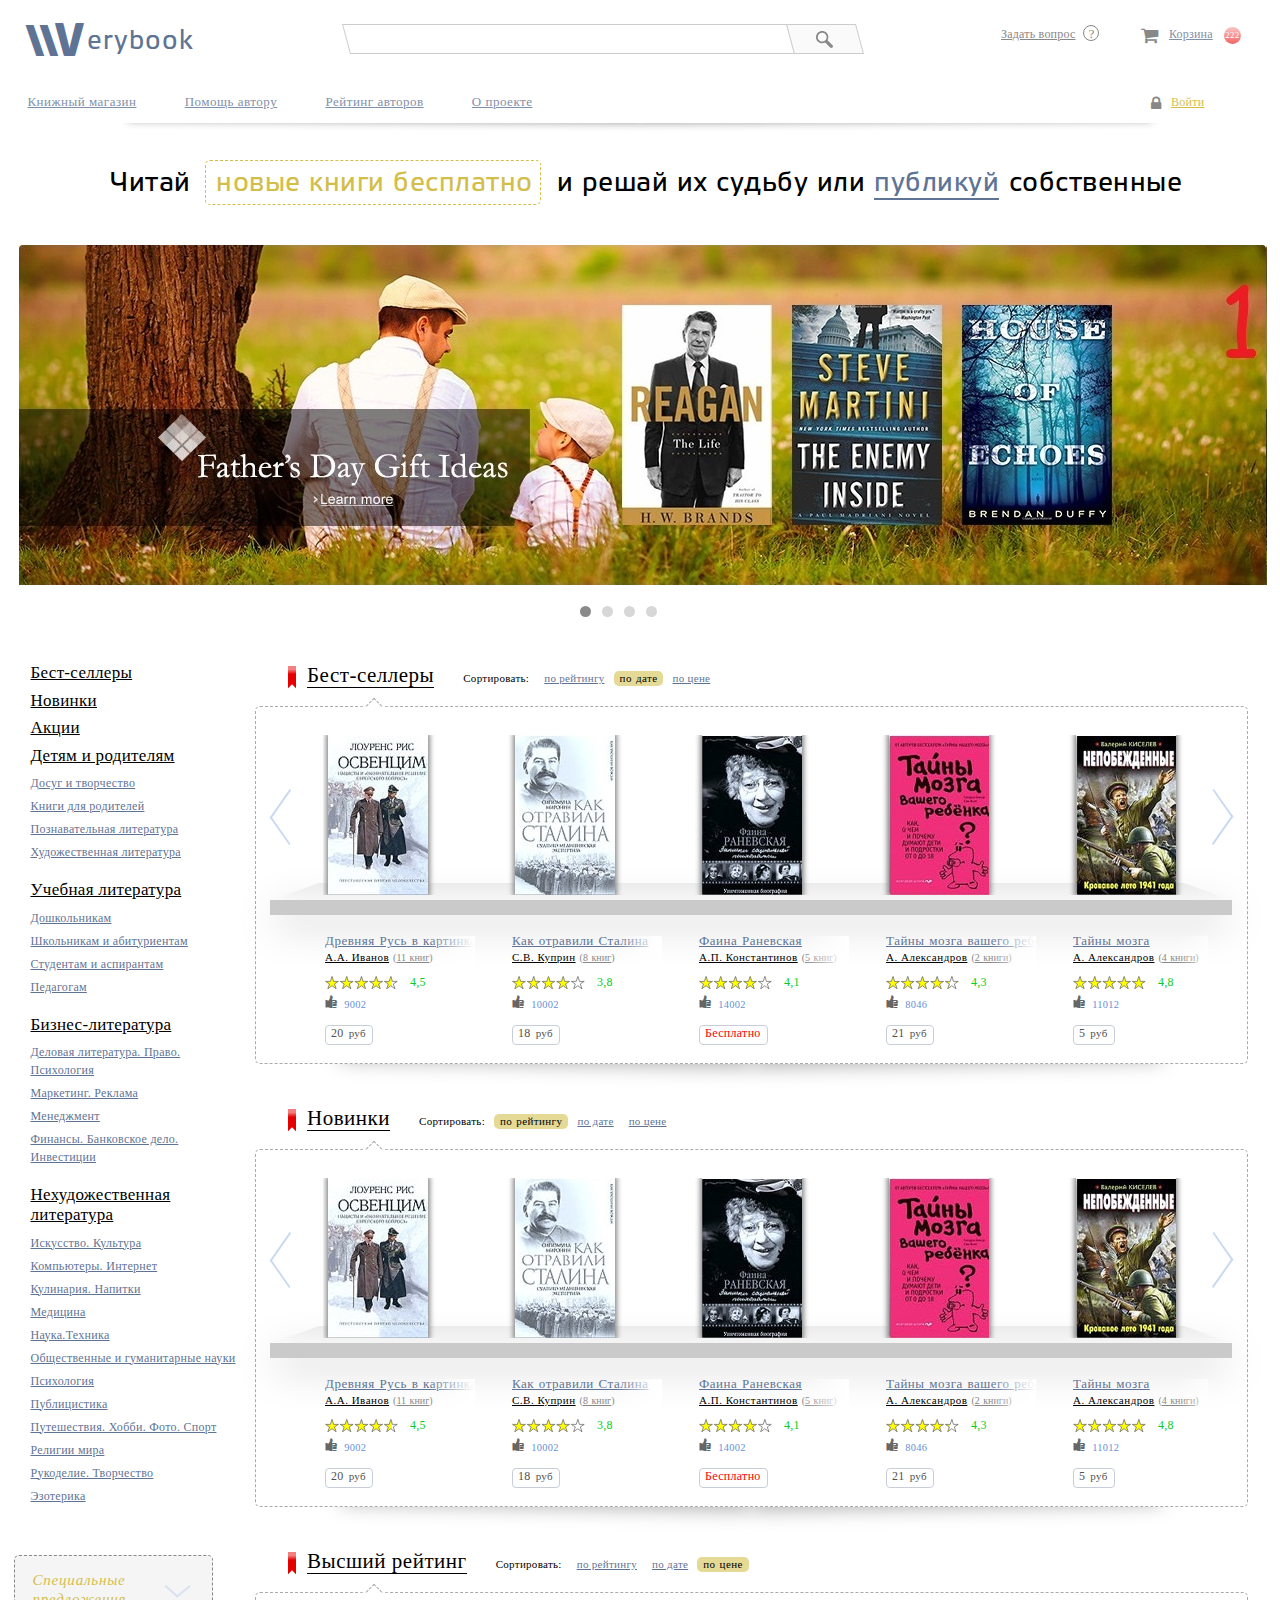
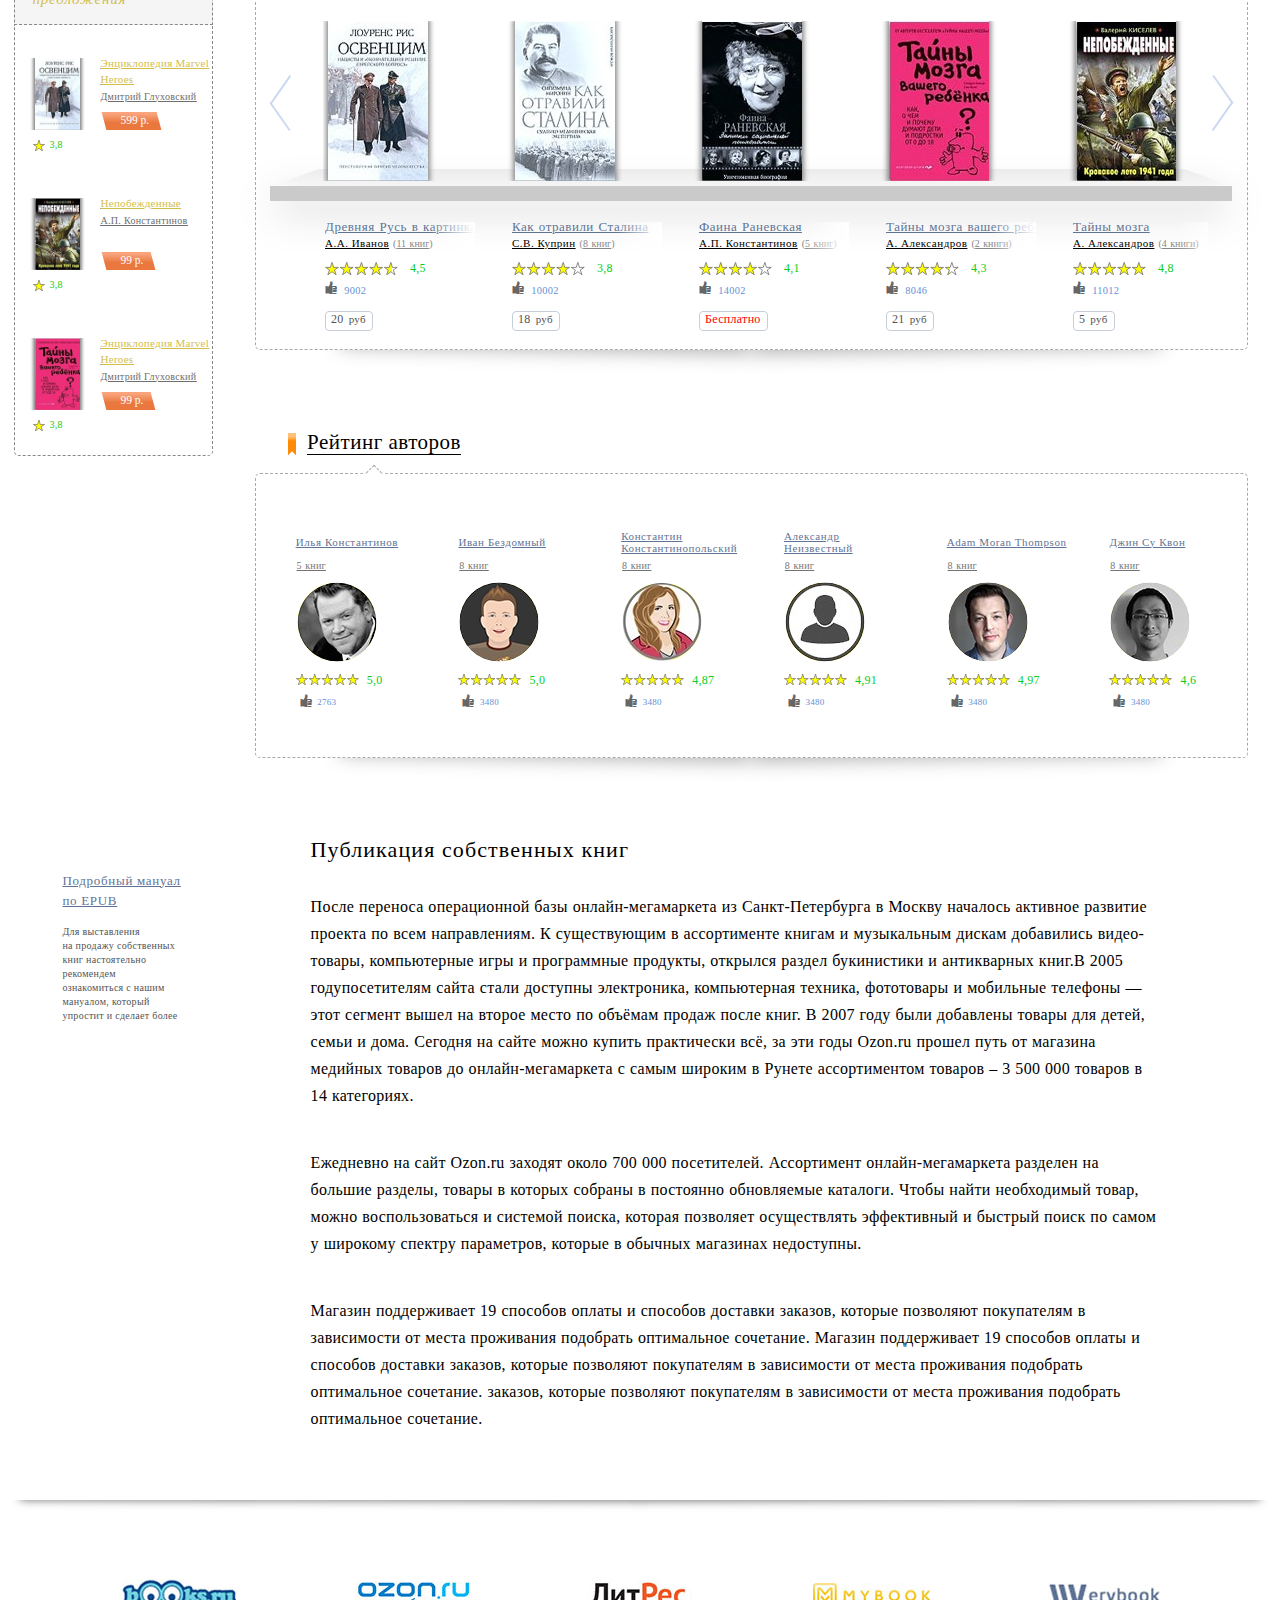
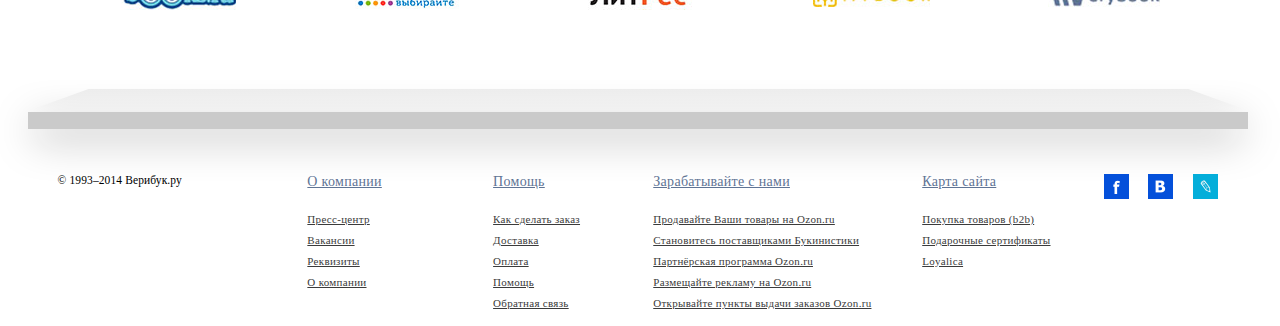
<file: 1. index/index.html>
<!DOCTYPE html>
<html>
	<head>
		<title>Verybook</title>
		<meta charset="UTF-8" />
        <link href="css/index.css" type="text/css" rel="stylesheet" />
        <script src="js/jquery-2.2.3.min.js"></script>
        <script src="js/index.js"></script>
	</head>
	<body onload="init()">
        <header>
            <div class="header header1">
                <a href="#" class="logo">
                    <span class="logo-word logo-line logo-line1">\</span>
                    <span class="logo-word logo-line logo-line2">\</span>
                    <span class="logo-word logo-v">V</span>
                    <span class="logo-word logo-erybook">erybook</span>
                </a>
                <div class="search">
                    <label class="search">
                        <input type="text" name="search" autocomplete />
                    </label>
                    <button class="search" />
                </div>
                <div class="ask">
                    <a href="#">Задать вопрос</a>
                </div>
                <div class="cart">
                    <a href="#">Корзина</a>
                </div>
            </div>
            <nav class="header header2">
                <div class="menu">
                    <div class="shop">
                        <a href="#">Книжный магазин</a>
                    </div>
                    <div class="help">
                        <a href="#">Помощь автору</a>
                    </div>
                    <div class="authors-rating">
                        <a href="#">Рейтинг авторов</a>
                    </div>
                    <div class="about">
                        <a href="#">О проекте</a>
                    </div>
                </div>
                <div class="entrance">
                    <a href="#">Войти</a>
                </div>
            </nav>
        </header>
		<main>
            <div class="slogan">
                Читай <a href="#" class="new-books-free">новые книги бесплатно</a> и решай их судьбу или <a href="#" class="publish-own">публикуй</a> собственные
            </div>
            <div class="main-banner">
                <input type="radio" name="slide" id="slider-button-1" checked/>
                <input type="radio" name="slide" id="slider-button-2" />
                <input type="radio" name="slide" id="slider-button-3" />
                <input type="radio" name="slide" id="slider-button-4" />
                <div class="slider" id="slider">
                    <a href="#">
                        <img class="slide slide1" src="img/main-banner-1.jpg"/><img class="slide slide2" src="img/main-banner-2.jpg"/><img class="slide slide3" src="img/main-banner-3.jpg"/><img class="slide slide4" src="img/main-banner-4.jpg"/>
                    </a>
                </div>
                <div class="slider-buttons">
                    <label class="slider-button" for="slider-button-1"></label>
                    <label class="slider-button" for="slider-button-2"></label>
                    <label class="slider-button" for="slider-button-3"></label>
                    <label class="slider-button" for="slider-button-4"></label>
                </div>
            </div>
            <div class="links">
                <nav class="left-menu">
                    <ul class="top-level">
                        <li class="top-level-link"><a href="#">Бест-селлеры</a></li>
                        <li class="top-level-link"><a href="#">Новинки</a></li>
                        <li class="top-level-link"><a href="#">Акции</a></li>
                        <li class="top-level-link"><a href="#">Детям и родителям</a></li>
                        <ul class="bottom-level">
                            <li class="bottom-level-link"><a href="#">Досуг и творчество</a></li>
                            <li class="bottom-level-link"><a href="#">Книги для родителей</a></li>
                            <li class="bottom-level-link"><a href="#">Познавательная литература</a></li>
                            <li class="bottom-level-link"><a href="#">Художественная литература</a></li>
                        </ul>
                        <li class="top-level-link"><a href="#">Учебная литература</a></li>
                        <ul class="bottom-level">
                            <li class="bottom-level-link"><a href="#">Дошкольникам</a></li>
                            <li class="bottom-level-link"><a href="#">Школьникам и абитуриентам</a></li>
                            <li class="bottom-level-link"><a href="#">Студентам и аспирантам</a></li>
                            <li class="bottom-level-link"><a href="#">Педагогам</a></li>
                        </ul>
                        <li class="top-level-link"><a href="#">Бизнес-литература</a></li>
                        <ul class="bottom-level">
                            <li class="bottom-level-link"><a href="#">Деловая литература. Право. Психология</a></li>
                            <li class="bottom-level-link"><a href="#">Маркетинг. Реклама</a></li>
                            <li class="bottom-level-link"><a href="#">Менеджмент</a></li>
                            <li class="bottom-level-link"><a href="#">Финансы. Банковское дело. Инвестиции</a></li>
                        </ul>
                        <li class="top-level-link"><a href="#">Нехудожественная литература</a></li>
                        <ul class="bottom-level">
                            <li class="bottom-level-link"><a href="#">Искусство. Культура</a></li>
                            <li class="bottom-level-link"><a href="#">Компьютеры. Интернет</a></li>
                            <li class="bottom-level-link"><a href="#">Кулинария. Напитки</a></li>
                            <li class="bottom-level-link"><a href="#">Медицина</a></li>
                            <li class="bottom-level-link"><a href="#">Наука.Техника</a></li>
                            <li class="bottom-level-link"><a href="#">Общественные и гуманитарные науки</a></li>
                            <li class="bottom-level-link"><a href="#">Психология</a></li>
                            <li class="bottom-level-link"><a href="#">Публицистика</a></li>
                            <li class="bottom-level-link"><a href="#">Путешествия. Хобби. Фото. Спорт</a></li>
                            <li class="bottom-level-link"><a href="#">Религии мира</a></li>
                            <li class="bottom-level-link"><a href="#">Рукоделие. Творчество</a></li>
                            <li class="bottom-level-link"><a href="#">Эзотерика</a></li>
                        </ul>   
                    </ul>
                </nav>
                
                <div class="spec">
                    <div class="header">
                        <div class="title">
                            Специальные предложения
                        </div>
                        <div class="arrow-down">
                        </div>
                    </div>
                    <div class="main">
                        <a href="#" class="spec-book spec-book-1">
                            <div class="cover"><img src="img/book1.jpg" /></div>
                            <div class="content">
                                <div class="title">Энциклопедия Marvel Heroes</div>
                                <div class="author-name">Дмитрий Глуховский</div>
                                <div class="cost"><span>599 р.</span></div>
                            </div>                            
                            <div class="rating">3,8</div>
                        </a>
                        <a href="#" class="spec-book spec-book-2">
                            <div class="cover"><img src="img/book5.jpg" /></div>
                            <div class="content">
                                <div class="title">Непобежденные</div>
                                <div class="author-name">А.П. Константинов</div>
                                <div class="cost"><span>99 р.</span></div>
                            </div>                            
                            <div class="rating">3,8</div>
                        </a>
                        <a href="#" class="spec-book spec-book-3">
                            <div class="cover"><img src="img/book4.jpg" /></div>
                            <div class="content">
                                <div class="title">Энциклопедия Marvel Heroes</div>
                                <div class="author-name">Дмитрий Глуховский</div>
                                <div class="cost"><span>99 р.</span></div>
                            </div>                            
                            <div class="rating">3,8</div>
                        </a>
                    </div>
                </div>
                
                <div class="manual">
                    <a href="#">
                        <div class="title">
                            Подробный мануал по EPUB
                        </div>
                        <div class="body">
                            Для выставления<br>на продажу собственных<br>книг настоятельно<br>рекомендем<br>ознакомиться с нашим<br>мануалом, который<br>упростит и сделает более
                        </div>
                    </a>
                </div>
            </div>
            
            <!-- Здесь начинаются полки -->
            
            <div class="shelves">
                
                <!-- Первая полка (Бест-селлеры) -->
                
                <div class="title">
                    <div class="bookmark"></div>
                    <div class="shelf-name">
                        <a href="#">Бест-селлеры</a>
                    </div>
                    <div class="sort-by">
                        <div>Сортировать:</div>                       
                        
                        <input type="radio" name="best-sellers-sort-link" id="best-sellers-sort-link-1" />
                        <input type="radio" name="best-sellers-sort-link" id="best-sellers-sort-link-2" checked />
                        <input type="radio" name="best-sellers-sort-link" id="best-sellers-sort-link-3" />
                        <div class="sort-links">
                            <label class="sort-link" for="best-sellers-sort-link-1">по рейтингу</label>
                            <label class="sort-link" for="best-sellers-sort-link-2">по дате</label>
                            <label class="sort-link" for="best-sellers-sort-link-3">по цене</label>
                        </div>
                    </div>
                </div>
                <div class="shelf">
                    <div class="arrow-up"></div>
                    
                    <button class="left-arrow" onclick="leftArrowAction('best-sellers')"></button>
                    
                    <div class="book-slider-out best-sellers">
                        <div class="book-slider-in best-sellers">
                            <a href="#">
                                <img src="img/book1.jpg" />
                            </a>
                            <a href="#">
                                <img src="img/book2.jpg" />
                            </a>
                            <a href="#">
                                <img src="img/book3.jpg" />
                            </a>
                            <a href="#">
                                <img src="img/book4.jpg" />
                            </a>
                            <a href="#">
                                <img src="img/book5.jpg" />
                            </a>
                            <a href="#">
                                <img src="img/book5.jpg" />
                            </a>
                            <a href="#">
                                <img src="img/book4.jpg" />
                            </a>
                            <a href="#">
                                <img src="img/book3.jpg" />
                            </a>
                            <a href="#">
                                <img src="img/book2.jpg" />
                            </a>
                            <a href="#">
                                <img src="img/book1.jpg" />
                            </a>                            
                            <a href="#">
                                <img src="img/book1.jpg" />
                            </a>
                            <a href="#">
                                <img src="img/book2.jpg" />
                            </a>
                            <a href="#">
                                <img src="img/book3.jpg" />
                            </a>
                            <a href="#">
                                <img src="img/book4.jpg" />
                            </a>
                            <a href="#">
                                <img src="img/book5.jpg" />
                            </a>
                        </div>
                    </div>
                    
                    <div class="shelf-left-part"></div>
                    <div class="shelf-right-part"></div>
                    <div class="shelf-bottom-part"></div>
                    
                    <div class="book-title-slider-out">
                        <div class="book-title-slider-in best-sellers">
                            <a href="#">
                                <div class="book-title">
                                    Древняя Русь в картинках
                                </div>
                                <div class="book-author">
                                    <div class="author-name">
                                        А.А. Иванов
                                    </div>
                                    <div class="book-count">
                                        (<span>11 книг</span>)
                                    </div>
                                </div>
                                
                                <div class="rating">
                                    <div class="rating-stars"></div>
                                </div>
                                <div class="rating rating-number">4,5</div>
                                <div class="likes">
                                    9002
                                </div>
                                <div class="price">
                                    <span class="number">20</span><span class="currency">руб</span>
                                </div>
                            </a>
                            <a href="#">
                                <div class="book-title">
                                    Как отравили Сталина
                                </div>
                                <div class="book-author">
                                    <div class="author-name">
                                        С.В. Куприн
                                    </div>
                                    <div class="book-count">
                                        (<span>8 книг</span>)
                                    </div>
                                </div>
                                
                                <div class="rating">
                                    <div class="rating-stars"></div>
                                </div>
                                <div class="rating rating-number">3,8</div>
                                <div class="likes">
                                    10002
                                </div>
                                <div class="price">
                                    <span class="number">18</span><span class="currency">руб</span>
                                </div>
                            </a>
                            <a href="#">
                                <div class="book-title">
                                    Фаина Раневская
                                </div>
                                <div class="book-author">
                                    <div class="author-name">
                                        А.П. Константинов
                                    </div>
                                    <div class="book-count">
                                        (<span>5 книг</span>)
                                    </div>
                                </div>
                                
                                <div class="rating">
                                    <div class="rating-stars"></div>
                                </div>
                                <div class="rating rating-number">4,1</div>
                                <div class="likes">
                                    14002
                                </div>
                                <div class="price">
                                    <span class="number free">Бесплатно</span><span class="currency"></span>
                                </div>
                            </a>
                            <a href="#">
                                <div class="book-title">
                                    Тайны мозга вашего ребенка
                                </div>
                                <div class="book-author">
                                    <div class="author-name">
                                        А. Александров
                                    </div>
                                    <div class="book-count">
                                        (<span>2 книги</span>)
                                    </div>
                                </div>
                                
                                <div class="rating">
                                    <div class="rating-stars"></div>
                                </div>
                                <div class="rating rating-number">4,3</div>
                                <div class="likes">
                                    8046
                                </div>
                                <div class="price">
                                    <span class="number">21</span><span class="currency">руб</span>
                                </div>
                            </a>
                            <a href="#">
                                <div class="book-title">
                                    Тайны мозга
                                </div>
                                <div class="book-author">
                                    <div class="author-name">
                                        А. Александров
                                    </div>
                                    <div class="book-count">
                                        (<span>4 книги</span>)
                                    </div>
                                </div>
                                
                                <div class="rating">
                                    <div class="rating-stars"></div>
                                </div>
                                <div class="rating rating-number">4,8</div>
                                <div class="likes">
                                    11012
                                </div>
                                <div class="price">
                                    <span class="number">5</span><span class="currency">руб</span>
                                </div>
                            </a>
                            <a href="#">
                                <div class="book-title">
                                    Тайны мозга
                                </div>
                                <div class="book-author">
                                    <div class="author-name">
                                        А. Александров
                                    </div>
                                    <div class="book-count">
                                        (<span>4 книги</span>)
                                    </div>
                                </div>
                                
                                <div class="rating">
                                    <div class="rating-stars"></div>
                                </div>
                                <div class="rating rating-number">4,8</div>
                                <div class="likes">
                                    11012
                                </div>
                                <div class="price">
                                    <span class="number">5</span><span class="currency">руб</span>
                                </div>
                            </a>
                            <a href="#">
                                <div class="book-title">
                                    Тайны мозга вашего ребенка
                                </div>
                                <div class="book-author">
                                    <div class="author-name">
                                        А. Александров
                                    </div>
                                    <div class="book-count">
                                        (<span>2 книги</span>)
                                    </div>
                                </div>
                                
                                <div class="rating">
                                    <div class="rating-stars"></div>
                                </div>
                                <div class="rating rating-number">4,3</div>
                                <div class="likes">
                                    8046
                                </div>
                                <div class="price">
                                    <span class="number">21</span><span class="currency">руб</span>
                                </div>
                            </a>
                            <a href="#">
                                <div class="book-title">
                                    Фаина Раневская
                                </div>
                                <div class="book-author">
                                    <div class="author-name">
                                        А.П. Константинов
                                    </div>
                                    <div class="book-count">
                                        (<span>5 книг</span>)
                                    </div>
                                </div>
                                
                                <div class="rating">
                                    <div class="rating-stars"></div>
                                </div>
                                <div class="rating rating-number">4,1</div>
                                <div class="likes">
                                    14002
                                </div>
                                <div class="price">
                                    <span class="number free">Бесплатно</span><span class="currency"></span>
                                </div>
                            </a>
                            <a href="#">
                                <div class="book-title">
                                    Как отравили Сталина
                                </div>
                                <div class="book-author">
                                    <div class="author-name">
                                        С.В. Куприн
                                    </div>
                                    <div class="book-count">
                                        (<span>8 книг</span>)
                                    </div>
                                </div>
                                
                                <div class="rating">
                                    <div class="rating-stars"></div>
                                </div>
                                <div class="rating rating-number">3,8</div>
                                <div class="likes">
                                    10002
                                </div>
                                <div class="price">
                                    <span class="number">18</span><span class="currency">руб</span>
                                </div>
                            </a>
                            <a href="#">
                                <div class="book-title">
                                    Древняя Русь в картинках
                                </div>
                                <div class="book-author">
                                    <div class="author-name">
                                        А.А. Иванов
                                    </div>
                                    <div class="book-count">
                                        (<span>11 книг</span>)
                                    </div>
                                </div>
                                
                                <div class="rating">
                                    <div class="rating-stars"></div>
                                </div>
                                <div class="rating rating-number">4,5</div>
                                <div class="likes">
                                    9002
                                </div>
                                <div class="price">
                                    <span class="number">20</span><span class="currency">руб</span>
                                </div>
                            </a>                            
                            <a href="#">
                                <div class="book-title">
                                    Древняя Русь в картинках
                                </div>
                                <div class="book-author">
                                    <div class="author-name">
                                        А.А. Иванов
                                    </div>
                                    <div class="book-count">
                                        (<span>11 книг</span>)
                                    </div>
                                </div>
                                
                                <div class="rating">
                                    <div class="rating-stars"></div>
                                </div>
                                <div class="rating rating-number">4,5</div>
                                <div class="likes">
                                    9002
                                </div>
                                <div class="price">
                                    <span class="number">20</span><span class="currency">руб</span>
                                </div>
                            </a>
                            <a href="#">
                                <div class="book-title">
                                    Как отравили Сталина
                                </div>
                                <div class="book-author">
                                    <div class="author-name">
                                        С.В. Куприн
                                    </div>
                                    <div class="book-count">
                                        (<span>8 книг</span>)
                                    </div>
                                </div>
                                
                                <div class="rating">
                                    <div class="rating-stars"></div>
                                </div>
                                <div class="rating rating-number">3,8</div>
                                <div class="likes">
                                    10002
                                </div>
                                <div class="price">
                                    <span class="number">18</span><span class="currency">руб</span>
                                </div>
                            </a>
                            <a href="#">
                                <div class="book-title">
                                    Фаина Раневская
                                </div>
                                <div class="book-author">
                                    <div class="author-name">
                                        А.П. Константинов
                                    </div>
                                    <div class="book-count">
                                        (<span>5 книг</span>)
                                    </div>
                                </div>
                                
                                <div class="rating">
                                    <div class="rating-stars"></div>
                                </div>
                                <div class="rating rating-number">4,1</div>
                                <div class="likes">
                                    14002
                                </div>
                                <div class="price">
                                    <span class="number free">Бесплатно</span><span class="currency"></span>
                                </div>
                            </a>
                            <a href="#">
                                <div class="book-title">
                                    Тайны мозга вашего ребенка
                                </div>
                                <div class="book-author">
                                    <div class="author-name">
                                        А. Александров
                                    </div>
                                    <div class="book-count">
                                        (<span>2 книги</span>)
                                    </div>
                                </div>
                                
                                <div class="rating">
                                    <div class="rating-stars"></div>
                                </div>
                                <div class="rating rating-number">4,3</div>
                                <div class="likes">
                                    8046
                                </div>
                                <div class="price">
                                    <span class="number">21</span><span class="currency">руб</span>
                                </div>
                            </a>
                            <a href="#">
                                <div class="book-title">
                                    Тайны мозга
                                </div>
                                <div class="book-author">
                                    <div class="author-name">
                                        А. Александров
                                    </div>
                                    <div class="book-count">
                                        (<span>4 книги</span>)
                                    </div>
                                </div>
                                
                                <div class="rating">
                                    <div class="rating-stars"></div>
                                </div>
                                <div class="rating rating-number">4,8</div>
                                <div class="likes">
                                    11012
                                </div>
                                <div class="price">
                                    <span class="number">5</span><span class="currency">руб</span>
                                </div>
                            </a>
                        </div>
                    </div>
                    
                    <button class="right-arrow" onclick="rightArrowAction('best-sellers')"></button>
                </div>
                
                <!-- Вторая полка (Новинки) -->
                
                <div class="title">
                    <div class="bookmark"></div>
                    <div class="shelf-name">
                        <a href="#">Новинки</a>
                    </div>
                    <div class="sort-by">
                        <div>Сортировать:</div>                       
                        
                        <input type="radio" name="new-sort-link" id="new-sort-link-1" checked />
                        <input type="radio" name="new-sort-link" id="new-sort-link-2" />
                        <input type="radio" name="new-sort-link" id="new-sort-link-3" />
                        <div class="sort-links">
                            <label class="sort-link" for="new-sort-link-1">по рейтингу</label>
                            <label class="sort-link" for="new-sort-link-2">по дате</label>
                            <label class="sort-link" for="new-sort-link-3">по цене</label>
                        </div>
                    </div>
                </div>
                <div class="shelf">
                    <div class="arrow-up"></div>
                    
                    <button class="left-arrow" onclick="leftArrowAction('new-books')"></button>
                    
                    <div class="book-slider-out new-books">
                        <div class="book-slider-in new-books">
                            <a href="#">
                                <img src="img/book1.jpg" >
                            </a>
                            <a href="#">
                                <img src="img/book2.jpg" />
                            </a>
                            <a href="#">
                                <img src="img/book3.jpg" />
                            </a>
                            <a href="#">
                                <img src="img/book4.jpg" />
                            </a>
                            <a href="#">
                                <img src="img/book5.jpg" />
                            </a>
                            <a href="#">
                                <img src="img/book5.jpg" />
                            </a>
                            <a href="#">
                                <img src="img/book4.jpg" />
                            </a>
                            <a href="#">
                                <img src="img/book3.jpg" />
                            </a>
                            <a href="#">
                                <img src="img/book2.jpg" />
                            </a>
                            <a href="#">
                                <img src="img/book1.jpg" />
                            </a>                            
                            <a href="#">
                                <img src="img/book1.jpg" />
                            </a>
                            <a href="#">
                                <img src="img/book2.jpg" />
                            </a>
                            <a href="#">
                                <img src="img/book3.jpg" />
                            </a>
                            <a href="#">
                                <img src="img/book4.jpg" />
                            </a>
                            <a href="#">
                                <img src="img/book5.jpg" />
                            </a>
                        </div>
                    </div>
                    
                    <div class="shelf-left-part"></div>
                    <div class="shelf-right-part"></div>
                    <div class="shelf-bottom-part"></div>
                    
                    <div class="book-title-slider-out">
                        <div class="book-title-slider-in new-books">
                            <a href="#">
                                <div class="book-title">
                                    Древняя Русь в картинках
                                </div>
                                <div class="book-author">
                                    <div class="author-name">
                                        А.А. Иванов
                                    </div>
                                    <div class="book-count">
                                        (<span>11 книг</span>)
                                    </div>
                                </div>
                                
                                <div class="rating">
                                    <div class="rating-stars"></div>
                                </div>
                                <div class="rating rating-number">4,5</div>
                                <div class="likes">
                                    9002
                                </div>
                                <div class="price">
                                    <span class="number">20</span><span class="currency">руб</span>
                                </div>
                            </a>
                            <a href="#">
                                <div class="book-title">
                                    Как отравили Сталина
                                </div>
                                <div class="book-author">
                                    <div class="author-name">
                                        С.В. Куприн
                                    </div>
                                    <div class="book-count">
                                        (<span>8 книг</span>)
                                    </div>
                                </div>
                                
                                <div class="rating">
                                    <div class="rating-stars"></div>
                                </div>
                                <div class="rating rating-number">3,8</div>
                                <div class="likes">
                                    10002
                                </div>
                                <div class="price">
                                    <span class="number">18</span><span class="currency">руб</span>
                                </div>
                            </a>
                            <a href="#">
                                <div class="book-title">
                                    Фаина Раневская
                                </div>
                                <div class="book-author">
                                    <div class="author-name">
                                        А.П. Константинов
                                    </div>
                                    <div class="book-count">
                                        (<span>5 книг</span>)
                                    </div>
                                </div>
                                
                                <div class="rating">
                                    <div class="rating-stars"></div>
                                </div>
                                <div class="rating rating-number">4,1</div>
                                <div class="likes">
                                    14002
                                </div>
                                <div class="price">
                                    <span class="number free">Бесплатно</span><span class="currency"></span>
                                </div>
                            </a>
                            <a href="#">
                                <div class="book-title">
                                    Тайны мозга вашего ребенка
                                </div>
                                <div class="book-author">
                                    <div class="author-name">
                                        А. Александров
                                    </div>
                                    <div class="book-count">
                                        (<span>2 книги</span>)
                                    </div>
                                </div>
                                
                                <div class="rating">
                                    <div class="rating-stars"></div>
                                </div>
                                <div class="rating rating-number">4,3</div>
                                <div class="likes">
                                    8046
                                </div>
                                <div class="price">
                                    <span class="number">21</span><span class="currency">руб</span>
                                </div>
                            </a>
                            <a href="#">
                                <div class="book-title">
                                    Тайны мозга
                                </div>
                                <div class="book-author">
                                    <div class="author-name">
                                        А. Александров
                                    </div>
                                    <div class="book-count">
                                        (<span>4 книги</span>)
                                    </div>
                                </div>
                                
                                <div class="rating">
                                    <div class="rating-stars"></div>
                                </div>
                                <div class="rating rating-number">4,8</div>
                                <div class="likes">
                                    11012
                                </div>
                                <div class="price">
                                    <span class="number">5</span><span class="currency">руб</span>
                                </div>
                            </a>
                            <a href="#">
                                <div class="book-title">
                                    Тайны мозга
                                </div>
                                <div class="book-author">
                                    <div class="author-name">
                                        А. Александров
                                    </div>
                                    <div class="book-count">
                                        (<span>4 книги</span>)
                                    </div>
                                </div>
                                
                                <div class="rating">
                                    <div class="rating-stars"></div>
                                </div>
                                <div class="rating rating-number">4,8</div>
                                <div class="likes">
                                    11012
                                </div>
                                <div class="price">
                                    <span class="number">5</span><span class="currency">руб</span>
                                </div>
                            </a>
                            <a href="#">
                                <div class="book-title">
                                    Тайны мозга вашего ребенка
                                </div>
                                <div class="book-author">
                                    <div class="author-name">
                                        А. Александров
                                    </div>
                                    <div class="book-count">
                                        (<span>2 книги</span>)
                                    </div>
                                </div>
                                
                                <div class="rating">
                                    <div class="rating-stars"></div>
                                </div>
                                <div class="rating rating-number">4,3</div>
                                <div class="likes">
                                    8046
                                </div>
                                <div class="price">
                                    <span class="number">21</span><span class="currency">руб</span>
                                </div>
                            </a>
                            <a href="#">
                                <div class="book-title">
                                    Фаина Раневская
                                </div>
                                <div class="book-author">
                                    <div class="author-name">
                                        А.П. Константинов
                                    </div>
                                    <div class="book-count">
                                        (<span>5 книг</span>)
                                    </div>
                                </div>
                                
                                <div class="rating">
                                    <div class="rating-stars"></div>
                                </div>
                                <div class="rating rating-number">4,1</div>
                                <div class="likes">
                                    14002
                                </div>
                                <div class="price">
                                    <span class="number free">Бесплатно</span><span class="currency"></span>
                                </div>
                            </a>
                            <a href="#">
                                <div class="book-title">
                                    Как отравили Сталина
                                </div>
                                <div class="book-author">
                                    <div class="author-name">
                                        С.В. Куприн
                                    </div>
                                    <div class="book-count">
                                        (<span>8 книг</span>)
                                    </div>
                                </div>
                                
                                <div class="rating">
                                    <div class="rating-stars"></div>
                                </div>
                                <div class="rating rating-number">3,8</div>
                                <div class="likes">
                                    10002
                                </div>
                                <div class="price">
                                    <span class="number">18</span><span class="currency">руб</span>
                                </div>
                            </a>
                            <a href="#">
                                <div class="book-title">
                                    Древняя Русь в картинках
                                </div>
                                <div class="book-author">
                                    <div class="author-name">
                                        А.А. Иванов
                                    </div>
                                    <div class="book-count">
                                        (<span>11 книг</span>)
                                    </div>
                                </div>
                                
                                <div class="rating">
                                    <div class="rating-stars"></div>
                                </div>
                                <div class="rating rating-number">4,5</div>
                                <div class="likes">
                                    9002
                                </div>
                                <div class="price">
                                    <span class="number">20</span><span class="currency">руб</span>
                                </div>
                            </a>                            
                            <a href="#">
                                <div class="book-title">
                                    Древняя Русь в картинках
                                </div>
                                <div class="book-author">
                                    <div class="author-name">
                                        А.А. Иванов
                                    </div>
                                    <div class="book-count">
                                        (<span>11 книг</span>)
                                    </div>
                                </div>
                                
                                <div class="rating">
                                    <div class="rating-stars"></div>
                                </div>
                                <div class="rating rating-number">4,5</div>
                                <div class="likes">
                                    9002
                                </div>
                                <div class="price">
                                    <span class="number">20</span><span class="currency">руб</span>
                                </div>
                            </a>
                            <a href="#">
                                <div class="book-title">
                                    Как отравили Сталина
                                </div>
                                <div class="book-author">
                                    <div class="author-name">
                                        С.В. Куприн
                                    </div>
                                    <div class="book-count">
                                        (<span>8 книг</span>)
                                    </div>
                                </div>
                                
                                <div class="rating">
                                    <div class="rating-stars"></div>
                                </div>
                                <div class="rating rating-number">3,8</div>
                                <div class="likes">
                                    10002
                                </div>
                                <div class="price">
                                    <span class="number">18</span><span class="currency">руб</span>
                                </div>
                            </a>
                            <a href="#">
                                <div class="book-title">
                                    Фаина Раневская
                                </div>
                                <div class="book-author">
                                    <div class="author-name">
                                        А.П. Константинов
                                    </div>
                                    <div class="book-count">
                                        (<span>5 книг</span>)
                                    </div>
                                </div>
                                
                                <div class="rating">
                                    <div class="rating-stars"></div>
                                </div>
                                <div class="rating rating-number">4,1</div>
                                <div class="likes">
                                    14002
                                </div>
                                <div class="price">
                                    <span class="number free">Бесплатно</span><span class="currency"></span>
                                </div>
                            </a>
                            <a href="#">
                                <div class="book-title">
                                    Тайны мозга вашего ребенка
                                </div>
                                <div class="book-author">
                                    <div class="author-name">
                                        А. Александров
                                    </div>
                                    <div class="book-count">
                                        (<span>2 книги</span>)
                                    </div>
                                </div>
                                
                                <div class="rating">
                                    <div class="rating-stars"></div>
                                </div>
                                <div class="rating rating-number">4,3</div>
                                <div class="likes">
                                    8046
                                </div>
                                <div class="price">
                                    <span class="number">21</span><span class="currency">руб</span>
                                </div>
                            </a>
                            <a href="#">
                                <div class="book-title">
                                    Тайны мозга
                                </div>
                                <div class="book-author">
                                    <div class="author-name">
                                        А. Александров
                                    </div>
                                    <div class="book-count">
                                        (<span>4 книги</span>)
                                    </div>
                                </div>
                                
                                <div class="rating">
                                    <div class="rating-stars"></div>
                                </div>
                                <div class="rating rating-number">4,8</div>
                                <div class="likes">
                                    11012
                                </div>
                                <div class="price">
                                    <span class="number">5</span><span class="currency">руб</span>
                                </div>
                            </a>
                        </div>
                    </div>
                    
                    <button class="right-arrow" onclick="rightArrowAction('new-books')"></button>
                </div>
                
                <!-- Третья полка (Высший рейтинг) -->
                
                <div class="title">
                    <div class="bookmark"></div>
                    <div class="shelf-name">
                        <a href="#">Высший рейтинг</a>
                    </div>
                    <div class="sort-by">
                        <div>Сортировать:</div>                       
                        
                        <input type="radio" name="high-rating-sort-link" id="high-rating-sort-link-1" />
                        <input type="radio" name="high-rating-sort-link" id="high-rating-sort-link-2" />
                        <input type="radio" name="high-rating-sort-link" id="high-rating-sort-link-3" checked />
                        <div class="sort-links">
                            <label class="sort-link" for="high-rating-sort-link-1">по рейтингу</label>
                            <label class="sort-link" for="high-rating-sort-link-2">по дате</label>
                            <label class="sort-link" for="high-rating-sort-link-3">по цене</label>
                        </div>
                    </div>
                </div>
                <div class="shelf">
                    <div class="arrow-up"></div>
                    
                    <button class="left-arrow" onclick="leftArrowAction('highest-rating')"></button>
                    
                    <div class="book-slider-out highest-rating">
                        <div class="book-slider-in highest-rating">
                            <a href="#">
                                <img src="img/book1.jpg" >
                            </a>
                            <a href="#">
                                <img src="img/book2.jpg" />
                            </a>
                            <a href="#">
                                <img src="img/book3.jpg" />
                            </a>
                            <a href="#">
                                <img src="img/book4.jpg" />
                            </a>
                            <a href="#">
                                <img src="img/book5.jpg" />
                            </a>
                            <a href="#">
                                <img src="img/book5.jpg" />
                            </a>
                            <a href="#">
                                <img src="img/book4.jpg" />
                            </a>
                            <a href="#">
                                <img src="img/book3.jpg" />
                            </a>
                            <a href="#">
                                <img src="img/book2.jpg" />
                            </a>
                            <a href="#">
                                <img src="img/book1.jpg" />
                            </a>                            
                            <a href="#">
                                <img src="img/book1.jpg" />
                            </a>
                            <a href="#">
                                <img src="img/book2.jpg" />
                            </a>
                            <a href="#">
                                <img src="img/book3.jpg" />
                            </a>
                            <a href="#">
                                <img src="img/book4.jpg" />
                            </a>
                            <a href="#">
                                <img src="img/book5.jpg" />
                            </a>
                        </div>
                    </div>
                    
                    <div class="shelf-left-part"></div>
                    <div class="shelf-right-part"></div>
                    <div class="shelf-bottom-part"></div>
                    
                    <div class="book-title-slider-out">
                        <div class="book-title-slider-in highest-rating">
                            <a href="#">
                                <div class="book-title">
                                    Древняя Русь в картинках
                                </div>
                                <div class="book-author">
                                    <div class="author-name">
                                        А.А. Иванов
                                    </div>
                                    <div class="book-count">
                                        (<span>11 книг</span>)
                                    </div>
                                </div>
                                
                                <div class="rating">
                                    <div class="rating-stars"></div>
                                </div>
                                <div class="rating rating-number">4,5</div>
                                <div class="likes">
                                    9002
                                </div>
                                <div class="price">
                                    <span class="number">20</span><span class="currency">руб</span>
                                </div>
                            </a>
                            <a href="#">
                                <div class="book-title">
                                    Как отравили Сталина
                                </div>
                                <div class="book-author">
                                    <div class="author-name">
                                        С.В. Куприн
                                    </div>
                                    <div class="book-count">
                                        (<span>8 книг</span>)
                                    </div>
                                </div>
                                
                                <div class="rating">
                                    <div class="rating-stars"></div>
                                </div>
                                <div class="rating rating-number">3,8</div>
                                <div class="likes">
                                    10002
                                </div>
                                <div class="price">
                                    <span class="number">18</span><span class="currency">руб</span>
                                </div>
                            </a>
                            <a href="#">
                                <div class="book-title">
                                    Фаина Раневская
                                </div>
                                <div class="book-author">
                                    <div class="author-name">
                                        А.П. Константинов
                                    </div>
                                    <div class="book-count">
                                        (<span>5 книг</span>)
                                    </div>
                                </div>
                                
                                <div class="rating">
                                    <div class="rating-stars"></div>
                                </div>
                                <div class="rating rating-number">4,1</div>
                                <div class="likes">
                                    14002
                                </div>
                                <div class="price">
                                    <span class="number free">Бесплатно</span><span class="currency"></span>
                                </div>
                            </a>
                            <a href="#">
                                <div class="book-title">
                                    Тайны мозга вашего ребенка
                                </div>
                                <div class="book-author">
                                    <div class="author-name">
                                        А. Александров
                                    </div>
                                    <div class="book-count">
                                        (<span>2 книги</span>)
                                    </div>
                                </div>
                                
                                <div class="rating">
                                    <div class="rating-stars"></div>
                                </div>
                                <div class="rating rating-number">4,3</div>
                                <div class="likes">
                                    8046
                                </div>
                                <div class="price">
                                    <span class="number">21</span><span class="currency">руб</span>
                                </div>
                            </a>
                            <a href="#">
                                <div class="book-title">
                                    Тайны мозга
                                </div>
                                <div class="book-author">
                                    <div class="author-name">
                                        А. Александров
                                    </div>
                                    <div class="book-count">
                                        (<span>4 книги</span>)
                                    </div>
                                </div>
                                
                                <div class="rating">
                                    <div class="rating-stars"></div>
                                </div>
                                <div class="rating rating-number">4,8</div>
                                <div class="likes">
                                    11012
                                </div>
                                <div class="price">
                                    <span class="number">5</span><span class="currency">руб</span>
                                </div>
                            </a>
                            <a href="#">
                                <div class="book-title">
                                    Тайны мозга
                                </div>
                                <div class="book-author">
                                    <div class="author-name">
                                        А. Александров
                                    </div>
                                    <div class="book-count">
                                        (<span>4 книги</span>)
                                    </div>
                                </div>
                                
                                <div class="rating">
                                    <div class="rating-stars"></div>
                                </div>
                                <div class="rating rating-number">4,8</div>
                                <div class="likes">
                                    11012
                                </div>
                                <div class="price">
                                    <span class="number">5</span><span class="currency">руб</span>
                                </div>
                            </a>
                            <a href="#">
                                <div class="book-title">
                                    Тайны мозга вашего ребенка
                                </div>
                                <div class="book-author">
                                    <div class="author-name">
                                        А. Александров
                                    </div>
                                    <div class="book-count">
                                        (<span>2 книги</span>)
                                    </div>
                                </div>
                                
                                <div class="rating">
                                    <div class="rating-stars"></div>
                                </div>
                                <div class="rating rating-number">4,3</div>
                                <div class="likes">
                                    8046
                                </div>
                                <div class="price">
                                    <span class="number">21</span><span class="currency">руб</span>
                                </div>
                            </a>
                            <a href="#">
                                <div class="book-title">
                                    Фаина Раневская
                                </div>
                                <div class="book-author">
                                    <div class="author-name">
                                        А.П. Константинов
                                    </div>
                                    <div class="book-count">
                                        (<span>5 книг</span>)
                                    </div>
                                </div>
                                
                                <div class="rating">
                                    <div class="rating-stars"></div>
                                </div>
                                <div class="rating rating-number">4,1</div>
                                <div class="likes">
                                    14002
                                </div>
                                <div class="price">
                                    <span class="number free">Бесплатно</span><span class="currency"></span>
                                </div>
                            </a>
                            <a href="#">
                                <div class="book-title">
                                    Как отравили Сталина
                                </div>
                                <div class="book-author">
                                    <div class="author-name">
                                        С.В. Куприн
                                    </div>
                                    <div class="book-count">
                                        (<span>8 книг</span>)
                                    </div>
                                </div>
                                
                                <div class="rating">
                                    <div class="rating-stars"></div>
                                </div>
                                <div class="rating rating-number">3,8</div>
                                <div class="likes">
                                    10002
                                </div>
                                <div class="price">
                                    <span class="number">18</span><span class="currency">руб</span>
                                </div>
                            </a>
                            <a href="#">
                                <div class="book-title">
                                    Древняя Русь в картинках
                                </div>
                                <div class="book-author">
                                    <div class="author-name">
                                        А.А. Иванов
                                    </div>
                                    <div class="book-count">
                                        (<span>11 книг</span>)
                                    </div>
                                </div>
                                
                                <div class="rating">
                                    <div class="rating-stars"></div>
                                </div>
                                <div class="rating rating-number">4,5</div>
                                <div class="likes">
                                    9002
                                </div>
                                <div class="price">
                                    <span class="number">20</span><span class="currency">руб</span>
                                </div>
                            </a>                            
                            <a href="#">
                                <div class="book-title">
                                    Древняя Русь в картинках
                                </div>
                                <div class="book-author">
                                    <div class="author-name">
                                        А.А. Иванов
                                    </div>
                                    <div class="book-count">
                                        (<span>11 книг</span>)
                                    </div>
                                </div>
                                
                                <div class="rating">
                                    <div class="rating-stars"></div>
                                </div>
                                <div class="rating rating-number">4,5</div>
                                <div class="likes">
                                    9002
                                </div>
                                <div class="price">
                                    <span class="number">20</span><span class="currency">руб</span>
                                </div>
                            </a>
                            <a href="#">
                                <div class="book-title">
                                    Как отравили Сталина
                                </div>
                                <div class="book-author">
                                    <div class="author-name">
                                        С.В. Куприн
                                    </div>
                                    <div class="book-count">
                                        (<span>8 книг</span>)
                                    </div>
                                </div>
                                
                                <div class="rating">
                                    <div class="rating-stars"></div>
                                </div>
                                <div class="rating rating-number">3,8</div>
                                <div class="likes">
                                    10002
                                </div>
                                <div class="price">
                                    <span class="number">18</span><span class="currency">руб</span>
                                </div>
                            </a>
                            <a href="#">
                                <div class="book-title">
                                    Фаина Раневская
                                </div>
                                <div class="book-author">
                                    <div class="author-name">
                                        А.П. Константинов
                                    </div>
                                    <div class="book-count">
                                        (<span>5 книг</span>)
                                    </div>
                                </div>
                                
                                <div class="rating">
                                    <div class="rating-stars"></div>
                                </div>
                                <div class="rating rating-number">4,1</div>
                                <div class="likes">
                                    14002
                                </div>
                                <div class="price">
                                    <span class="number free">Бесплатно</span><span class="currency"></span>
                                </div>
                            </a>
                            <a href="#">
                                <div class="book-title">
                                    Тайны мозга вашего ребенка
                                </div>
                                <div class="book-author">
                                    <div class="author-name">
                                        А. Александров
                                    </div>
                                    <div class="book-count">
                                        (<span>2 книги</span>)
                                    </div>
                                </div>
                                
                                <div class="rating">
                                    <div class="rating-stars"></div>
                                </div>
                                <div class="rating rating-number">4,3</div>
                                <div class="likes">
                                    8046
                                </div>
                                <div class="price">
                                    <span class="number">21</span><span class="currency">руб</span>
                                </div>
                            </a>
                            <a href="#">
                                <div class="book-title">
                                    Тайны мозга
                                </div>
                                <div class="book-author">
                                    <div class="author-name">
                                        А. Александров
                                    </div>
                                    <div class="book-count">
                                        (<span>4 книги</span>)
                                    </div>
                                </div>
                                
                                <div class="rating">
                                    <div class="rating-stars"></div>
                                </div>
                                <div class="rating rating-number">4,8</div>
                                <div class="likes">
                                    11012
                                </div>
                                <div class="price">
                                    <span class="number">5</span><span class="currency">руб</span>
                                </div>
                            </a>
                        </div>
                    </div>
                    
                    <button class="right-arrow" onclick="rightArrowAction('highest-rating')"></button>
                </div>
                
                <!-- Рейтинг авторов -->
                
                <div class="title title-authors">
                    <div class="bookmark bookmark-authors"></div>
                    <div class="shelf-name">
                        <a href="#">Рейтинг авторов</a>
                    </div>                    
                </div>
                <div class="shelf author-shelf">
                    <div class="arrow-up"></div>
                    
                    <div class="authors-block">
                        <a href="#">
                            <div class="author-name">
                                <div>Илья Константинов</div>
                            </div>
                            <div class="book-count">
                                5 книг
                            </div>

                            <div class="photo">
                                <img src="img/photo1.jpg" />
                            </div>

                            <div class="rating">
                                <div class="rating-stars author-rating-stars"></div>
                            </div>
                            <div class="rating rating-number">5,0</div>
                            <div class="likes">
                                2763
                            </div>
                        </a>
                        <a href="#">
                            <div class="author-name">
                                <div>Иван Бездомный</div>
                            </div>
                            <div class="book-count">
                                8 книг
                            </div>

                            <div class="photo">
                                <img src="img/photo2.jpg" />
                            </div>

                            <div class="rating">
                                <div class="rating-stars author-rating-stars"></div>
                            </div>
                            <div class="rating rating-number">5,0</div>
                            <div class="likes">
                                3480
                            </div>
                        </a>
                        <a href="#">
                            <div class="author-name">
                                <div>Константин Константинопольский</div>
                            </div>
                            <div class="book-count">
                                8 книг
                            </div>

                            <div class="photo">
                                <img src="img/photo3.jpg" />
                            </div>
                            
                            <div class="rating">
                                <div class="rating-stars author-rating-stars"></div>
                            </div>
                            <div class="rating rating-number">4,87</div>
                            <div class="likes">
                                3480
                            </div>
                        </a>
                        <a href="#">
                            <div class="author-name">
                                <div>Александр Неизвестный</div>
                            </div>
                            <div class="book-count">
                                8 книг
                            </div>

                            <div class="photo">
                                <img src="img/photo4.jpg" />
                            </div>

                            <div class="rating">
                                <div class="rating-stars author-rating-stars"></div>
                            </div>
                            <div class="rating rating-number">4,91</div>
                            <div class="likes">
                                3480
                            </div>
                        </a>
                        <a href="#">
                            <div class="author-name">
                                <div>Adam Moran Thompson</div>
                            </div>
                            <div class="book-count">
                                8 книг
                            </div>

                            <div class="photo">
                                <img src="img/photo5.jpg" />
                            </div>

                            <div class="rating">
                                <div class="rating-stars author-rating-stars"></div>
                            </div>
                            <div class="rating rating-number">4,97</div>
                            <div class="likes">
                                3480
                            </div>
                        </a>
                        <a href="#">
                            <div class="author-name">
                                <div>Джин Су Квон</div>
                            </div>
                            <div class="book-count">
                                8 книг
                            </div>

                            <div class="photo">
                                <img src="img/photo6.jpg" />
                            </div>

                            <div class="rating">
                                <div class="rating-stars author-rating-stars"></div>
                            </div>
                            <div class="rating rating-number">4,6</div>
                            <div class="likes">
                                3480
                            </div>
                        </a>
                    </div>
                </div>
                
                <!-- SEO блок -->
                <div class="seo">
                    <div class="title">
                        Публикация собственных книг
                    </div>
                    <div class="body">
                        <p>После переноса операционной базы онлайн-мегамаркета из Санкт-Петербурга в Москву началось активное
                            развитие проекта по всем направлениям. К существующим в ассортименте книгам и музыкальным дискам
                            добавились видео-товары, компьютерные игры и программные продукты, открылся раздел букинистики и
                            антикварных книг.В 2005 годупосетителям сайта стали доступны электроника, компьютерная техника,
                            фототовары и мобильные телефоны — этот сегмент вышел на второе место по объёмам продаж после книг.
                            В 2007 году были добавлены товары для детей, семьи и дома. Сегодня на сайте можно купить практически
                            всё, за эти годы Ozon.ru прошел путь от магазина медийных товаров до онлайн-мегамаркета с самым
                            широким в Рунете ассортиментом товаров – 3 500 000 товаров в 14 категориях.</p>
                        <p>Ежедневно на сайт Ozon.ru заходят около 700 000 посетителей. Ассортимент онлайн-мегамаркета разделен
                            на большие разделы, товары в которых собраны в постоянно обновляемые каталоги. Чтобы найти
                            необходимый товар, можно воспользоваться и системой поиска, которая позволяет осуществлять
                            эффективный и быстрый поиск по самом у широкому спектру параметров, которые в обычных магазинах
                            недоступны.</p>
                        <p>Магазин поддерживает 19 способов оплаты и способов доставки заказов, которые позволяют покупателям в
                            зависимости от места проживания подобрать оптимальное сочетание. Магазин поддерживает 19 способов
                            оплаты и способов доставки заказов, которые позволяют покупателям в зависимости от места проживания
                            подобрать оптимальное сочетание. заказов, которые позволяют покупателям в зависимости от места
                            проживания подобрать оптимальное сочетание.</p>
                    </div>
                </div>                
            </div>
            
            <div style="clear: both">
                <!--
                    Т.к. div.links и div.shelves являются float: left, то
                    они не тянут свой контейнер main.
                    Для того чтобы это исправить нужно вставить этот тег
                -->
            </div>
        </main>
		<footer>
            <div class="shadow">
            </div>
            <div class="partners">
                <a href="#">
                    <img src="img/partner1.jpg" />
                </a>
                <a href="#">
                    <img src="img/partner2.jpg" />
                </a>
                <a href="#">
                    <img src="img/partner3.jpg" />
                </a>
                <a href="#">
                    <img src="img/partner4.jpg" />
                </a>
                <a href="#">
                    <img src="img/partner5.jpg" />
                </a>
            </div>
            
            <div class="footer-shelf">
                <div class="footer-shelf shelf-part shelf-left-part"></div>
                <div class="footer-shelf shelf-part shelf-right-part"></div>
                <div class="footer-shelf shelf-part shelf-bottom-part"></div>
            </div>
            
            <div class="under-footer-shelf">
                <div class="copyright">
                    © 1993–2014 Верибук.ру
                </div>
                
                <div class="about-company">
                    <a href="#">
                        О компании
                    </a>
                    <a href="#">
                        Пресс-центр
                    </a>
                    <a href="#">
                        Вакансии
                    </a>
                    <a href="#">
                        Реквизиты
                    </a>
                    <a href="#">
                        О компании
                    </a>
                </div>
                
                <div class="help">
                    <a href="#">
                        Помощь
                    </a>
                    <a href="#">
                        Как сделать заказ
                    </a>
                    <a href="#">
                        Доставка
                    </a>
                    <a href="#">
                        Оплата
                    </a>
                    <a href="#">
                        Помощь
                    </a>
                    <a href="#">
                        Обратная связь
                    </a>
                </div>
                
                <div class="earn-with-us">
                    <a href="#">
                        Зарабатывайте с нами
                    </a>
                    <a href="#">
                        Продавайте Ваши товары на Ozon.ru
                    </a>
                    <a href="#">
                        Становитесь поставщиками Букинистики
                    </a>
                    <a href="#">
                        Партнёрская программа Ozon.ru
                    </a>
                    <a href="#">
                        Размещайте рекламу на Ozon.ru
                    </a>
                    <a href="#">
                        Открывайте пункты выдачи заказов Ozon.ru
                    </a>
                </div>
                
                <div class="site-map">
                    <a href="#">
                        Карта сайта
                    </a>
                    <a href="#">
                        Покупка товаров (b2b)
                    </a>
                    <a href="#">
                        Подарочные сертификаты
                    </a>
                    <a href="#">
                        Loyalica
                    </a>
                </div>
                
                <div class="social-sharing">
                    <a href="https://www.facebook.com/sharer/sharer.php?u=verybook.ru"
                       title="Поделиться Verybook на Facebook"
                       class="share-icon-facebook">
                    </a>
                    <a href="#"
                       title="Поделиться Verybook ВКонтакте"
                       class="share-icon-vk">
                    </a>
                    <a href="#"
                       title="Поделиться Verybook в ЖЖ"
                       class="share-icon-livejournal">
                    </a>
                </div>
            </div>            
		</footer>
	</body>
</html>
</file>
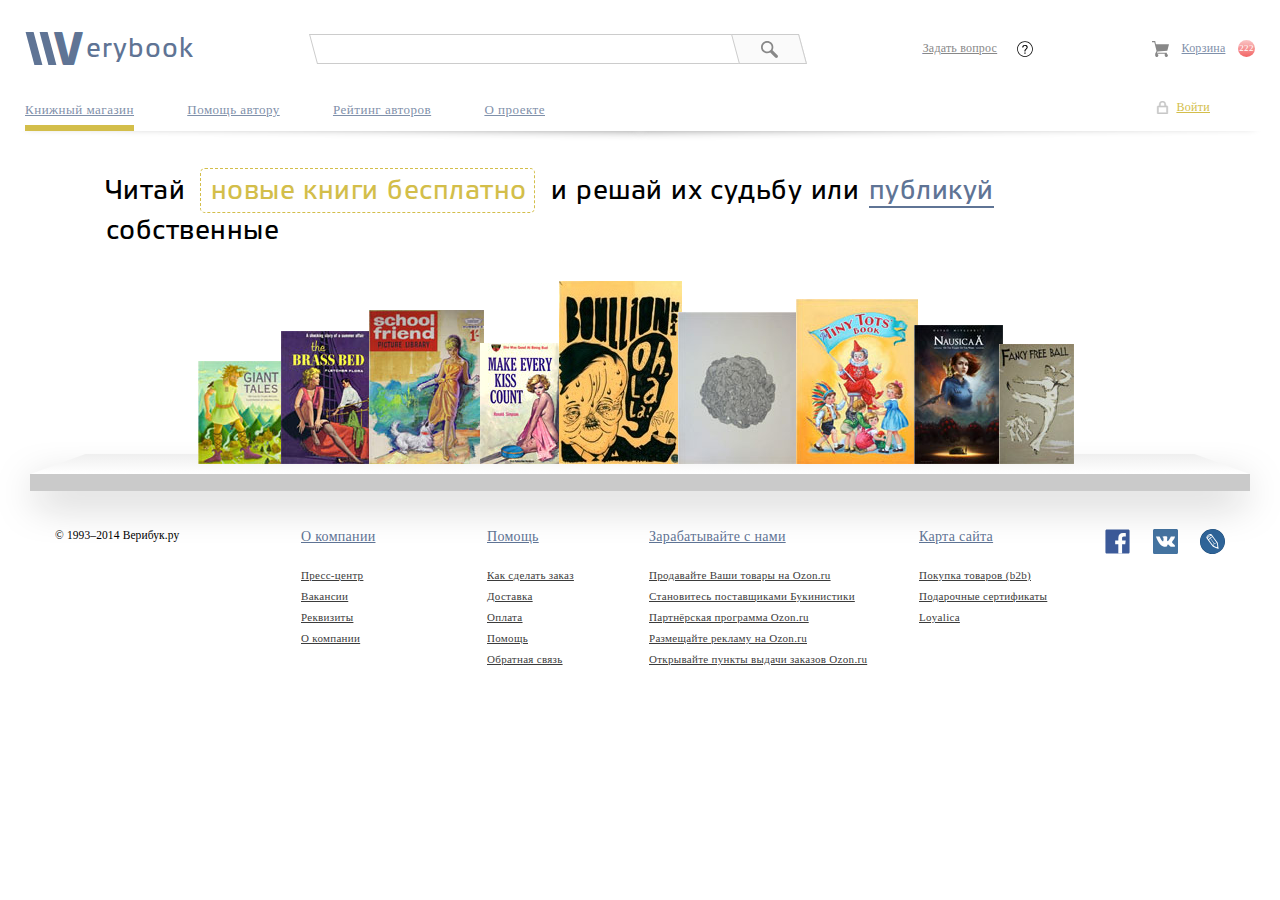
<file: 0. page-template/page-template.html>
<!DOCTYPE html>
<html>
	<head>
		<title>Verybook</title>
		<meta charset="UTF-8" />
        <link href="css/vb.css" type="text/css" rel="stylesheet" />
	</head>
	<body onload="init()">
        <header>
            <div class="header header1">
                <a href="#" class="logo">
                    <span class="logo-word logo-line logo-line1"></span>
                    <span class="logo-word logo-line logo-line2"></span>
                    <span class="logo-word logo-v">V</span>
                    <span class="logo-word logo-erybook">erybook</span>
                </a>
                <div class="search">
                    <input type="text" name="search" autocomplete>
                    <button class="search-btn"></button>
                </div>
                <div class="ask">
                    <a href="#">
                        <span class="text">Задать вопрос</span>
                        <span class="figure"></span>
                    </a>
                </div>
                <div class="cart">
                    <a href="#">
                        <span class="figure"></span>
                        <span class="text">Корзина</span>
                        <span class="count">222</span>
                    </a>
                </div>
            </div>
            <nav class="header header2">
                <div class="menu">
                    <!-- Для того, чтобы подчеркнуть страницу, которая выбрана, к div добавляется класс menu-item-selected -->
                    <div class="shop menu-item-selected">
                        <a href="#">Книжный магазин</a>
                    </div>
                    <div class="help">
                        <a href="#">Помощь автору</a>
                    </div>
                    <div class="authors-rating">
                        <a href="#">Рейтинг авторов</a>
                    </div>
                    <div class="about">
                        <a href="#">О проекте</a>
                    </div>
                </div>
                <div class="entrance "> <!-- для залогиненого пользователя нужно добавить класс nick -->
                    <a href="#"> 
                        <span class="figure-1"></span>
                        <span class="text">
                            <!-- для залогиненого пользователя нужно поменять Войти на Логин -->
                            Войти
                        </span>
                        <span class="figure-2"></span>
                    </a> 
                </div>
            </nav>
        </header>
		
		<main>
            <div class="slogan">
                Читай <a href="#" class="new-books-free">новые книги бесплатно</a> и решай их судьбу или <a href="#" class="publish-own">публикуй</a> собственные
            </div>
            
            <div class="columns">
                <div class="column-1">
                
                </div>
                <div class="column-2">

                </div>
                <div class="column-3">

                </div>
            </div>            
        </main>
        
		<footer>
            <div class="books-on-shelf">
                <img src="img/bottom-book-1.jpg">
                <img src="img/bottom-book-2.jpg">
                <img src="img/bottom-book-3.jpg">
                <img src="img/bottom-book-4.jpg">
                <img src="img/bottom-book-5.jpg">
                <img src="img/bottom-book-6.jpg">
                <img src="img/bottom-book-7.jpg">
                <img src="img/bottom-book-8.jpg">
                <img src="img/bottom-book-9.jpg">
            </div>
            
            <div class="footer-shelf">
                <div class="shelf-left-part"></div>
                <div class="shelf-right-part"></div>
                <div class="shelf-bottom-part"></div>
            </div>
            
            <div class="under-footer-shelf">
                <div class="copyright">
                    © 1993–2014 Верибук.ру
                </div>
                
                <div class="about-company">
                    <a href="#">
                        О компании
                    </a>
                    <a href="#">
                        Пресс-центр
                    </a>
                    <a href="#">
                        Вакансии
                    </a>
                    <a href="#">
                        Реквизиты
                    </a>
                    <a href="#">
                        О компании
                    </a>
                </div>
                
                <div class="help">
                    <a href="#">
                        Помощь
                    </a>
                    <a href="#">
                        Как сделать заказ
                    </a>
                    <a href="#">
                        Доставка
                    </a>
                    <a href="#">
                        Оплата
                    </a>
                    <a href="#">
                        Помощь
                    </a>
                    <a href="#">
                        Обратная связь
                    </a>
                </div>
                
                <div class="earn-with-us">
                    <a href="#">
                        Зарабатывайте с нами
                    </a>
                    <a href="#">
                        Продавайте Ваши товары на Ozon.ru
                    </a>
                    <a href="#">
                        Становитесь поставщиками Букинистики
                    </a>
                    <a href="#">
                        Партнёрская программа Ozon.ru
                    </a>
                    <a href="#">
                        Размещайте рекламу на Ozon.ru
                    </a>
                    <a href="#">
                        Открывайте пункты выдачи заказов Ozon.ru
                    </a>
                </div>
                
                <div class="site-map">
                    <a href="#">
                        Карта сайта
                    </a>
                    <a href="#">
                        Покупка товаров (b2b)
                    </a>
                    <a href="#">
                        Подарочные сертификаты
                    </a>
                    <a href="#">
                        Loyalica
                    </a>
                </div>
                
                <div class="social-sharing">
                    <a href="https://www.facebook.com/sharer/sharer.php?u=verybook.ru"
                       title="Поделиться Verybook на Facebook"
                       class="share-icon-facebook">
                    </a>
                    <a href="#"
                       title="Поделиться Verybook ВКонтакте"
                       class="share-icon-vk">
                    </a>
                    <a href="#"
                       title="Поделиться Verybook в ЖЖ"
                       class="share-icon-livejournal">
                    </a>
                </div>
            </div>            
		</footer>
	</body>
    
    <script type="text/javascript" src="js/jquery-2.2.3.min.js"></script>
    <script type="text/javascript" src="js/vb.js"></script>
    
</html>
</file>
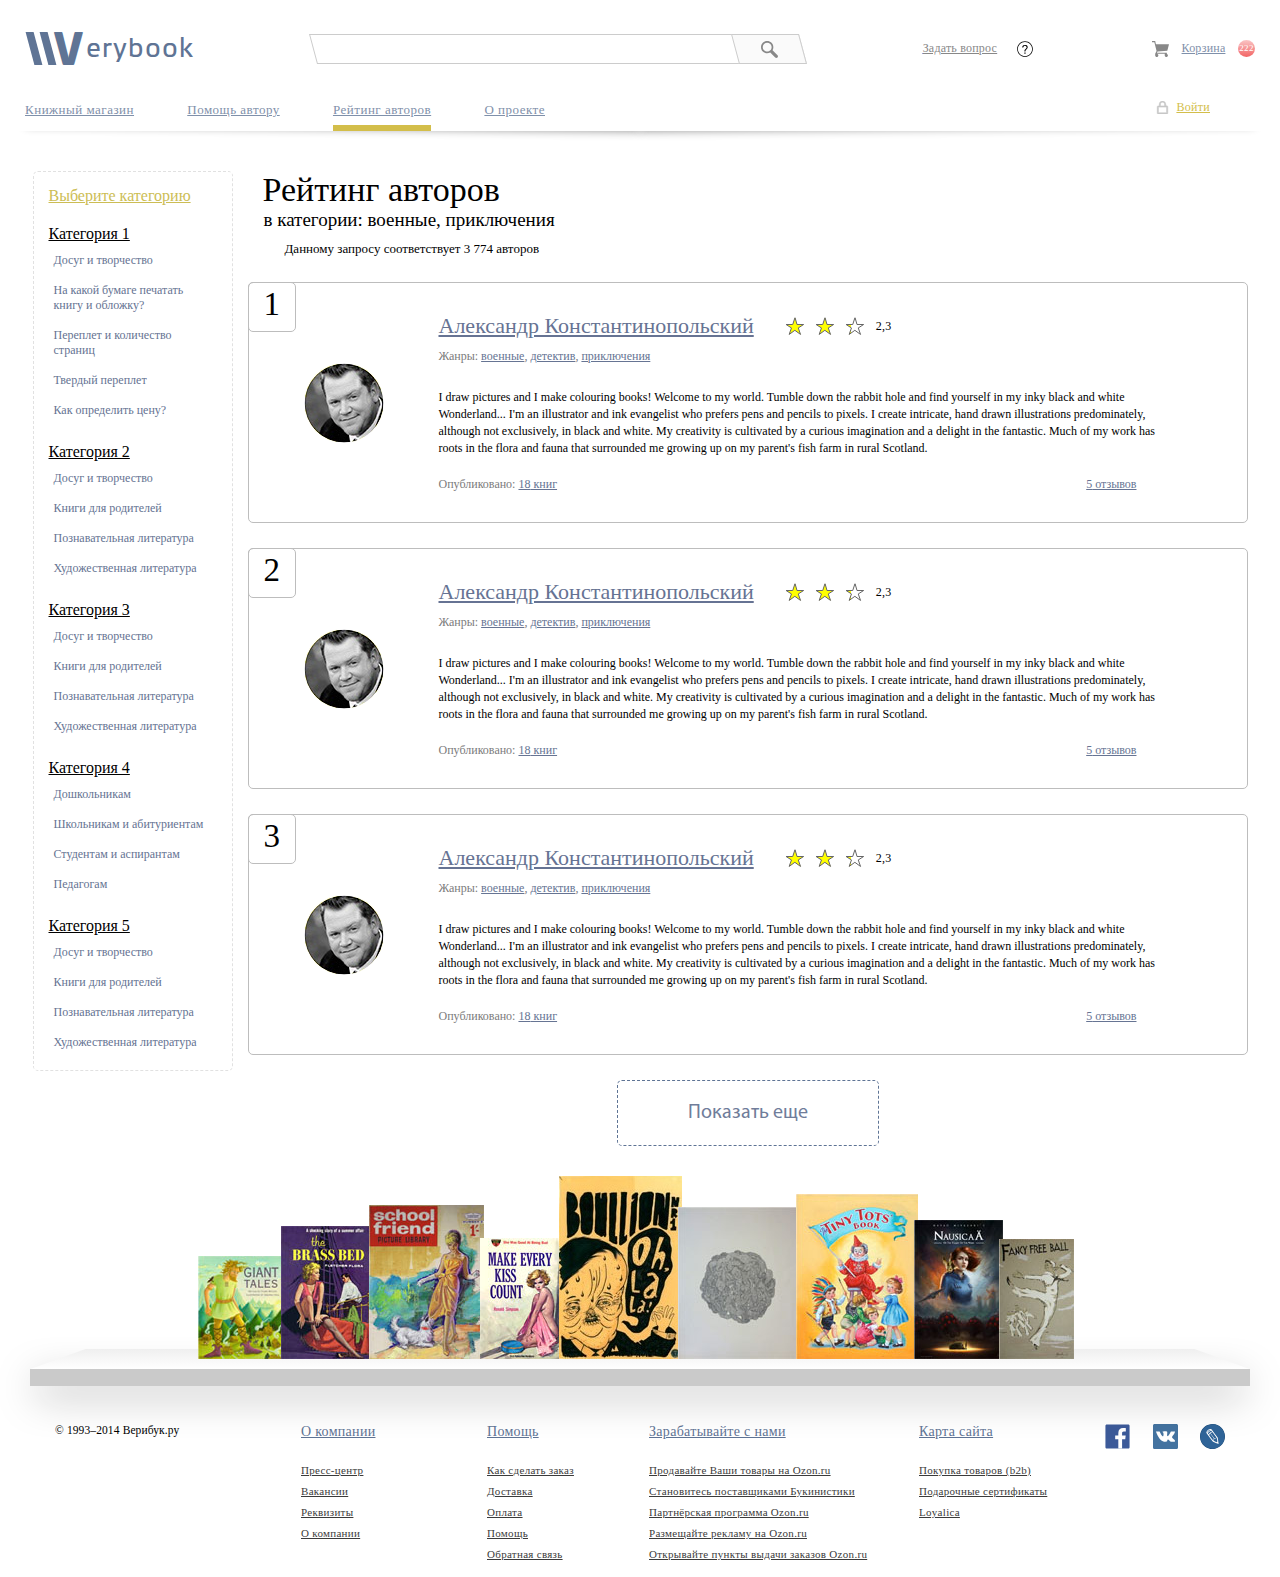
<file: 10. author-rating/author-rating.html>
<!DOCTYPE html>
<html>
	<head>
		<title>Verybook</title>
		<meta charset="UTF-8" />
        <link href="css/author-rating.css" type="text/css" rel="stylesheet" />
	</head>
	<body onload="init()">
        <header>
            <div class="header header1">
                <a href="#" class="logo">
                    <span class="logo-word logo-line logo-line1"></span>
                    <span class="logo-word logo-line logo-line2"></span>
                    <span class="logo-word logo-v">V</span>
                    <span class="logo-word logo-erybook">erybook</span>
                </a>
                <div class="search">
                    <input type="text" name="search" autocomplete>
                    <button class="search-btn"></button>
                </div>
                
                <!-- Для того, чтобы подчеркнуть, что выбран один из следующих пунктов, к div добавляется класс header-item-selected -->
                <div class="ask ">
                    <a href="#">
                        <span class="text">Задать вопрос</span>
                        <span class="figure"></span>
                    </a>
                </div>
                <div class="cart">
                    <a href="#">
                        <span class="figure"></span>
                        <span class="text">Корзина</span>
                        <span class="count">222</span>
                    </a>
                </div>
            </div>
            <nav class="header header2">
                <div class="menu">
                    <!-- Для того, чтобы подчеркнуть страницу, которая выбрана, к div добавляется класс menu-item-selected -->
                    <div class="shop ">
                        <a href="#">Книжный магазин</a>
                    </div>
                    <div class="help ">
                        <a href="#">Помощь автору</a>
                    </div>
                    <div class="authors-rating menu-item-selected">
                        <a href="#">Рейтинг авторов</a>
                    </div>
                    <div class="about ">
                        <a href="#">О проекте</a>
                    </div>
                </div>
                <div class="entrance "> <!-- для залогиненого пользователя нужно добавить класс nick -->
                    <a href="#"> 
                        <span class="figure-1"></span>
                        <span class="text">
                            <!-- для залогиненого пользователя нужно поменять Войти на Логин -->
                            Войти
                        </span>
                        <span class="figure-2"></span>
                    </a> 
                </div>
            </nav>
        </header>
		
		<main>
            <div class="slogan">
                Читай <a href="#" class="new-books-free">новые книги бесплатно</a> и решай их судьбу или <a href="#" class="publish-own">публикуй</a> собственные
            </div>
            
            <div class="columns">
                <div class="column column-1">
                    <ul class="rating-filter">
                        <li class="rating-filter-header">
                            <h2>Выберите категорию</h2>
                        </li>
                        <li class="rating-filter-group">
                            <h3>Категория 1</h3>
                            <ul class="radios">
                                <label>
                                    <input type="radio" name="radio-group-1" value="1">
                                    <li class="radio">
                                        Досуг и творчество
                                    </li>
                                </label>
                                <label>
                                    <input type="radio" name="radio-group-1" value="2">
                                    <li class="radio">
                                        На какой бумаге печатать книгу и обложку?
                                    </li>
                                </label>
                                <label>
                                    <input type="radio" name="radio-group-1" value="3">
                                    <li class="radio">
                                        Переплет и количество страниц
                                    </li>
                                </label>
                                <label>
                                    <input type="radio" name="radio-group-1" value="4">
                                    <li class="radio">
                                        Твердый переплет
                                    </li>
                                </label>
                                <label>
                                    <input type="radio" name="radio-group-1" value="5">
                                    <li class="radio">
                                        Как определить цену?
                                    </li>
                                </label>
                            </ul>
                        </li>
                        <li class="rating-filter-group">
                            <h3>Категория 2</h3>
                            <ul class="radios">
                                <label>
                                    <input type="radio" name="radio-group-2" value="1">
                                    <li class="radio">
                                        Досуг и творчество
                                    </li>
                                </label>
                                <label>
                                    <input type="radio" name="radio-group-2" value="2">
                                    <li class="radio">
                                        Книги для родителей
                                    </li>
                                </label>
                                <label>
                                    <input type="radio" name="radio-group-2" value="3">
                                    <li class="radio">
                                        Познавательная литература
                                    </li>
                                </label>
                                <label>
                                    <input type="radio" name="radio-group-2" value="4">
                                    <li class="radio">
                                        Художественная литература
                                    </li>
                                </label>
                            </ul>
                        </li>
                        <li class="rating-filter-group">
                            <h3>Категория 3</h3>
                            <ul class="radios">
                                <label>
                                    <input type="radio" name="radio-group-3" value="1">
                                    <li class="radio">
                                        Досуг и творчество
                                    </li>
                                </label>
                                <label>
                                    <input type="radio" name="radio-group-3" value="2">
                                    <li class="radio">
                                        Книги для родителей
                                    </li>
                                </label>
                                <label>
                                    <input type="radio" name="radio-group-3" value="3">
                                    <li class="radio">
                                        Познавательная литература
                                    </li>
                                </label>
                                <label>
                                    <input type="radio" name="radio-group-3" value="4">
                                    <li class="radio">
                                        Художественная литература
                                    </li>
                                </label>
                            </ul>
                        </li>
                        <li class="rating-filter-group">
                            <h3>Категория 4</h3>
                            <ul class="radios">
                                <label>
                                    <input type="radio" name="radio-group-4" value="1">
                                    <li class="radio">
                                        Дошкольникам
                                    </li>
                                </label>
                                <label>
                                    <input type="radio" name="radio-group-4" value="2">
                                    <li class="radio">
                                        Школьникам и абитуриентам
                                    </li>
                                </label>
                                <label>
                                    <input type="radio" name="radio-group-4" value="3">
                                    <li class="radio">
                                        Студентам и аспирантам
                                    </li>
                                </label>
                                <label>
                                    <input type="radio" name="radio-group-4" value="4">
                                    <li class="radio">
                                        Педагогам
                                    </li>
                                </label>
                            </ul>
                        </li>
                        <li class="rating-filter-group">
                            <h3>Категория 5</h3>
                            <ul class="radios">
                                <label>
                                    <input type="radio" name="radio-group-5" value="1">
                                    <li class="radio">
                                        Досуг и творчество
                                    </li>
                                </label>
                                <label>
                                    <input type="radio" name="radio-group-5" value="2">
                                    <li class="radio">
                                        Книги для родителей
                                    </li>
                                </label>
                                <label>
                                    <input type="radio" name="radio-group-5" value="3">
                                    <li class="radio">
                                        Познавательная литература
                                    </li>
                                </label>
                                <label>
                                    <input type="radio" name="radio-group-5" value="4">
                                    <li class="radio">
                                        Художественная литература
                                    </li>
                                </label>
                            </ul>
                        </li>
                    </ul>
                </div>
                
                <div class="column column-2">
                    <div class="item header">
                        <h1>Рейтинг авторов</h1>
                        
                        <div class="categories">
                            <span class="title">
                                в категории:
                            </span>
                            <span class="query"> <!-- Сюда будет динамически вставляться текст -->
                                военные, приключения
                            </span>
                        </div>
                        
                        <div class="summary">
                            Данному запросу соответствует <span class="count">3 774</span>
                            автор<span class="ending">ов</span>
                        </div>
                    </div>
                    
                    <div class="item author">
                        <div class="serial-number">
                            <span class="text">1</span>
                        </div>                        
                        <div class="photo">
                            <img src="img/photo1.jpg" width="80" height="80">
                        </div>
                        <div class="about">
                            <div class="fullname-rating">
                                <div class="fullname">
                                    <a href="#">Александр Константинопольский</a>
                                </div>
                                <div class="rating-3-stars">
                                    <div class="rating-stars"></div>
                                    <div class="rating-number">2,3</div>
                                </div>
                            </div>
                            <div class="genres">
                                Жанры:
                                <a href="#">военные</a>,
                                <a href="#">детектив</a>,
                                <a href="#">приключения</a>
                            </div>
                            <div class="description">
                                I draw pictures and I make colouring books! Welcome to my world. Tumble down the rabbit hole and find yourself in my inky black and white Wonderland... I'm an illustrator and ink evangelist who prefers pens and pencils to pixels. I create intricate, hand drawn illustrations predominately, although not exclusively, in black and white. My creativity is cultivated by a curious imagination and a delight in the fantastic. Much of my work has roots in the flora and fauna that surrounded me growing up on my parent's fish farm in rural Scotland.
                            </div>
                            <div class="footer">
                                <div class="published">
                                    Опубликовано:
                                    <a href="#">
                                        <span>18</span>
                                        книг
                                    </a>
                                </div>
                                <div class="reviews">
                                    <a href="#">
                                        <span>5</span>
                                        отзывов
                                    </a>
                                </div>
                            </div>
                        </div>
                    </div>
                    
                    <div class="item author">
                        <div class="serial-number">
                            <span class="text">2</span>
                        </div>
                        <div class="photo">
                            <img src="img/photo1.jpg" width="80" height="80">
                        </div>
                        <div class="about">
                            <div class="fullname-rating">
                                <div class="fullname">
                                    <a href="#">Александр Константинопольский</a>
                                </div>
                                <div class="rating-3-stars">
                                    <div class="rating-stars"></div>
                                    <div class="rating-number">2,3</div>
                                </div>
                            </div>
                            <div class="genres">
                                Жанры:
                                <a href="#">военные</a>,
                                <a href="#">детектив</a>,
                                <a href="#">приключения</a>
                            </div>
                            <div class="description">
                                I draw pictures and I make colouring books! Welcome to my world. Tumble down the rabbit hole and find yourself in my inky black and white Wonderland... I'm an illustrator and ink evangelist who prefers pens and pencils to pixels. I create intricate, hand drawn illustrations predominately, although not exclusively, in black and white. My creativity is cultivated by a curious imagination and a delight in the fantastic. Much of my work has roots in the flora and fauna that surrounded me growing up on my parent's fish farm in rural Scotland.
                            </div>
                            <div class="footer">
                                <div class="published">
                                    Опубликовано:
                                    <a href="#">
                                        <span>18</span>
                                        книг
                                    </a>
                                </div>
                                <div class="reviews">
                                    <a href="#">
                                        <span>5</span>
                                        отзывов
                                    </a>
                                </div>
                            </div>
                        </div>
                    </div>
                    
                    <div class="item author">
                        <div class="serial-number">
                            <span class="text">3</span>
                        </div>
                        <div class="photo">
                            <img src="img/photo1.jpg" width="80" height="80">
                        </div>
                        <div class="about">
                            <div class="fullname-rating">
                                <div class="fullname">
                                    <a href="#">Александр Константинопольский</a>
                                </div>
                                <div class="rating-3-stars">
                                    <div class="rating-stars"></div>
                                    <div class="rating-number">2,3</div>
                                </div>
                            </div>
                            <div class="genres">
                                Жанры:
                                <a href="#">военные</a>,
                                <a href="#">детектив</a>,
                                <a href="#">приключения</a>
                            </div>
                            <div class="description">
                                I draw pictures and I make colouring books! Welcome to my world. Tumble down the rabbit hole and find yourself in my inky black and white Wonderland... I'm an illustrator and ink evangelist who prefers pens and pencils to pixels. I create intricate, hand drawn illustrations predominately, although not exclusively, in black and white. My creativity is cultivated by a curious imagination and a delight in the fantastic. Much of my work has roots in the flora and fauna that surrounded me growing up on my parent's fish farm in rural Scotland.
                            </div>
                            <div class="footer">
                                <div class="published">
                                    Опубликовано:
                                    <a href="#">
                                        <span>18</span>
                                        книг
                                    </a>
                                </div>
                                <div class="reviews">
                                    <a href="#">
                                        <span>5</span>
                                        отзывов
                                    </a>
                                </div>
                            </div>
                        </div>
                    </div>
                    
                    <a class="show-more" href="#">
                        Показать еще
                    </a>
                </div>
                
                <div class="column column-3">

                </div>
            </div>            
        </main>
        
		<footer>
            <div class="books-on-shelf">
                <img src="img/bottom-book-1.jpg">
                <img src="img/bottom-book-2.jpg">
                <img src="img/bottom-book-3.jpg">
                <img src="img/bottom-book-4.jpg">
                <img src="img/bottom-book-5.jpg">
                <img src="img/bottom-book-6.jpg">
                <img src="img/bottom-book-7.jpg">
                <img src="img/bottom-book-8.jpg">
                <img src="img/bottom-book-9.jpg">
            </div>
            
            <div class="footer-shelf">
                <div class="shelf-left-part"></div>
                <div class="shelf-right-part"></div>
                <div class="shelf-bottom-part"></div>
            </div>
            
            <div class="under-footer-shelf">
                <div class="copyright">
                    © 1993–2014 Верибук.ру
                </div>
                
                <div class="about-company">
                    <a href="#">
                        О компании
                    </a>
                    <a href="#">
                        Пресс-центр
                    </a>
                    <a href="#">
                        Вакансии
                    </a>
                    <a href="#">
                        Реквизиты
                    </a>
                    <a href="#">
                        О компании
                    </a>
                </div>
                
                <div class="help">
                    <a href="#">
                        Помощь
                    </a>
                    <a href="#">
                        Как сделать заказ
                    </a>
                    <a href="#">
                        Доставка
                    </a>
                    <a href="#">
                        Оплата
                    </a>
                    <a href="#">
                        Помощь
                    </a>
                    <a href="#">
                        Обратная связь
                    </a>
                </div>
                
                <div class="earn-with-us">
                    <a href="#">
                        Зарабатывайте с нами
                    </a>
                    <a href="#">
                        Продавайте Ваши товары на Ozon.ru
                    </a>
                    <a href="#">
                        Становитесь поставщиками Букинистики
                    </a>
                    <a href="#">
                        Партнёрская программа Ozon.ru
                    </a>
                    <a href="#">
                        Размещайте рекламу на Ozon.ru
                    </a>
                    <a href="#">
                        Открывайте пункты выдачи заказов Ozon.ru
                    </a>
                </div>
                
                <div class="site-map">
                    <a href="#">
                        Карта сайта
                    </a>
                    <a href="#">
                        Покупка товаров (b2b)
                    </a>
                    <a href="#">
                        Подарочные сертификаты
                    </a>
                    <a href="#">
                        Loyalica
                    </a>
                </div>
                
                <div class="social-sharing">
                    <a href="https://www.facebook.com/sharer/sharer.php?u=verybook.ru"
                       title="Поделиться Verybook на Facebook"
                       class="share-icon-facebook">
                    </a>
                    <a href="#"
                       title="Поделиться Verybook ВКонтакте"
                       class="share-icon-vk">
                    </a>
                    <a href="#"
                       title="Поделиться Verybook в ЖЖ"
                       class="share-icon-livejournal">
                    </a>
                </div>
            </div>            
		</footer>
	</body>
    
    <script type="text/javascript" src="js/jquery-2.2.3.min.js"></script>
    <script type="text/javascript" src="js/vb.js"></script>
    
</html>
</file>
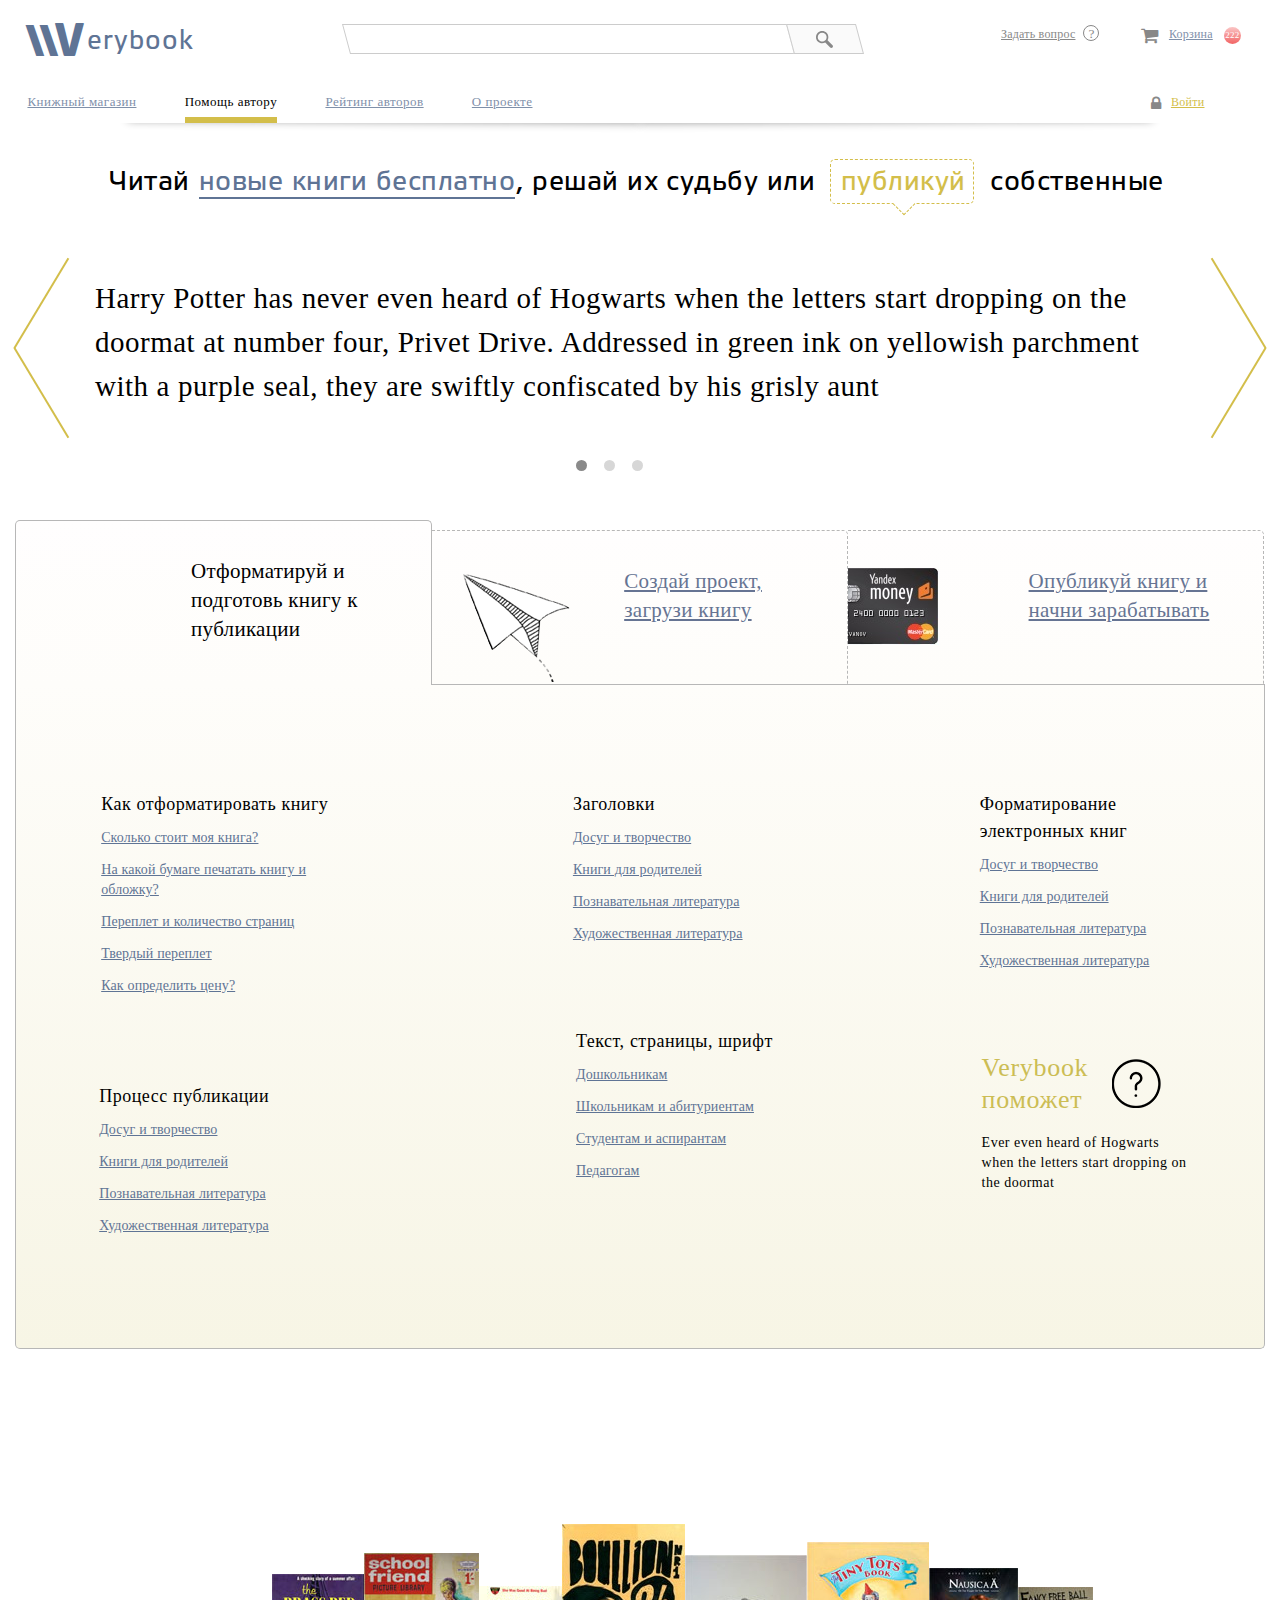
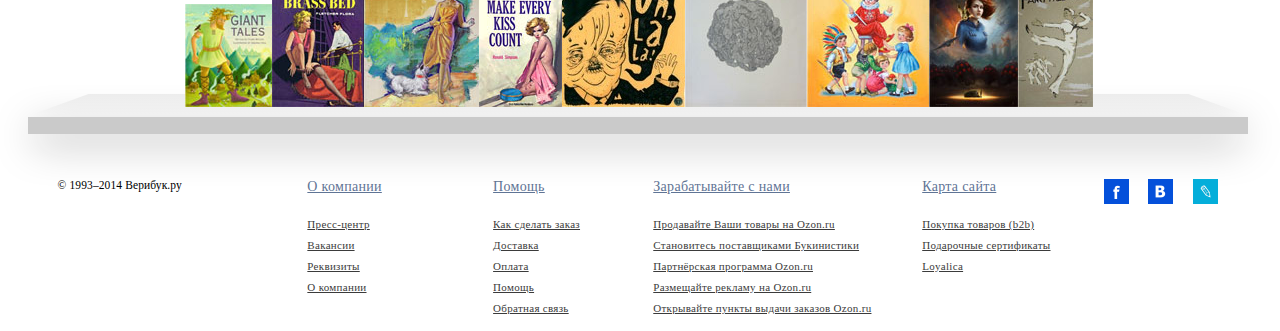
<file: 2. index-2/index-2.html>
<!DOCTYPE html>
<html>
	<head>
		<title>Verybook</title>
		<meta charset="UTF-8" />
        <link href="css/index-2.css" type="text/css" rel="stylesheet" />
        <script src="js/jquery-2.2.3.min.js"></script>
        <script src="js/index-2.js"></script>
	</head>
	<body onload="init()">
        <header>
            <div class="header header1">
                <a href="#" class="logo">
                    <span class="logo-word logo-line logo-line1">\</span>
                    <span class="logo-word logo-line logo-line2">\</span>
                    <span class="logo-word logo-v">V</span>
                    <span class="logo-word logo-erybook">erybook</span>
                </a>
                <div class="search">
                    <label class="search">
                        <input type="text" name="search" autocomplete />
                    </label>
                    <button class="search" />
                </div>
                <div class="ask">
                    <a href="#">Задать вопрос</a>
                </div>
                <div class="cart">
                    <a href="#">Корзина</a>
                </div>
            </div>
            <nav class="header header2">
                <div class="menu">
                    <div class="shop">
                        <a href="#">Книжный магазин</a>
                    </div>
                    <div class="help">
                        <a href="#">Помощь автору</a>
                    </div>
                    <div class="authors-rating">
                        <a href="#">Рейтинг авторов</a>
                    </div>
                    <div class="about">
                        <a href="#">О проекте</a>
                    </div>
                </div>
                <div class="entrance">
                    <a href="#">Войти</a>
                </div>
            </nav>
        </header>
		<main>
            <div class="slogan">
                Читай <a href="#" class="new-books-free">новые книги бесплатно</a>, решай их судьбу или <a href="#" class="publish-own">публикуй<div class="arrow-down"></div></a> собственные
            </div>
            
            <div class="border border-left border-top"></div>
            <div class="border border-left border-bottom"></div>
            <p class="quotes">
                Harry Potter has never even heard of Hogwarts when the letters  start dropping on the doormat at number four, Privet  Drive. Addressed in green ink on yellowish parchment with a purple seal, they are swiftly confiscated by his grisly aunt
            </p>
            <div class="border border-right border-top"></div>
            <div class="border border-right border-bottom"></div>

            <input type="radio" name="slide" id="slider-button-1" checked/>
            <input type="radio" name="slide" id="slider-button-2" />
            <input type="radio" name="slide" id="slider-button-3" />
            <div class="slider-buttons">
                <label class="slider-button" for="slider-button-1"></label>
                <label class="slider-button" for="slider-button-2"></label>
                <label class="slider-button" for="slider-button-3"></label>
            </div>
            
            <input type="radio" name="help-slide" id="help-slide-1" checked/>
            <input type="radio" name="help-slide" id="help-slide-2" />
            <input type="radio" name="help-slide" id="help-slide-3" />
            <div class="help-slide-marks" id="help-slide-marks">
                <label class="help-slide-mark" for="help-slide-1">
                    <p>
                        Отформатируй и подготовь книгу к публикации
                    </p>
                </label>
                <label class="help-slide-mark" for="help-slide-2">
                    <img src="img/paper-plane.png" />
                    <p>
                        Создай проект, загрузи книгу
                    </p>
                </label>
                <label class="help-slide-mark" for="help-slide-3">
                    <img src="img/yandex-money.jpg" />
                    <p>
                        Опубликуй книгу и начни зарабатывать
                    </p>
                </label>
            </div>
            <div class="help-slide-content">
                <div class="row row-1">
                    <a href="#">
                        Как отформатировать книгу
                    </a>
                    <a href="#">
                        Сколько стоит моя книга?
                    </a>
                    <a href="#">
                        На какой бумаге печатать книгу и обложку?
                    </a>
                    <a href="#">
                        Переплет и количество страниц
                    </a>
                    <a href="#">
                        Твердый переплет
                    </a>
                    <a href="#">
                        Как определить цену?
                    </a>
                </div>
                
                <div class="row row-1">
                    <a href="#">
                        Заголовки
                    </a>
                    <a href="#">
                        Досуг и творчество
                    </a>
                    <a href="#">
                        Книги для родителей
                    </a>
                    <a href="#">
                        Познавательная литература
                    </a>
                    <a href="#">
                        Художественная литература
                    </a>
                </div>
                
                <div class="row row-1">
                    <a href="#">
                        Форматирование электронных книг
                    </a>
                    <a href="#">
                        Досуг и творчество
                    </a>
                    <a href="#">
                        Книги для родителей
                    </a>
                    <a href="#">
                        Познавательная литература
                    </a>
                    <a href="#">
                        Художественная литература
                    </a>
                </div>
                
                <div class="row row-2">
                    <a href="#">
                        Процесс публикации
                    </a>
                    <a href="#">
                        Досуг и творчество
                    </a>
                    <a href="#">
                        Книги для родителей
                    </a>
                    <a href="#">
                        Познавательная литература
                    </a>
                    <a href="#">
                        Художественная литература
                    </a>
                </div>
                
                <div class="row row-2">
                    <a href="#">
                        Текст, страницы, шрифт
                    </a>
                    <a href="#">
                        Дошкольникам
                    </a>
                    <a href="#">
                        Школьникам и абитуриентам
                    </a>
                    <a href="#">
                        Студентам и аспирантам
                    </a>
                    <a href="#">
                        Педагогам
                    </a>
                </div>
                
                <div class="row row-2">
                    <a href="#" class="verybook-help-you">
                        <p class="verybook-help-you">
                            Verybook поможет
                        </p>
                        <img src="img/question-mark.png" class="verybook-help-you" />
                    </a>
                    <p class="verybook-help-you">
                        Ever even heard of Hogwarts when the letters start dropping on the doormat
                    </p>
                </div>
            </div>
            
            <div class="books-on-shelf">
                <img src="img/bottom-book-1.jpg" />
                <img src="img/bottom-book-2.jpg" />
                <img src="img/bottom-book-3.jpg" />
                <img src="img/bottom-book-4.jpg" />
                <img src="img/bottom-book-5.jpg" />
                <img src="img/bottom-book-6.jpg" />
                <img src="img/bottom-book-7.jpg" />
                <img src="img/bottom-book-8.jpg" />
                <img src="img/bottom-book-9.jpg" />
            </div>
        </main>
		<footer>
            <div class="footer-shelf">
                <div class="footer-shelf shelf-part shelf-left-part"></div>
                <div class="footer-shelf shelf-part shelf-right-part"></div>
                <div class="footer-shelf shelf-part shelf-bottom-part"></div>
            </div>
            
            <div class="under-footer-shelf">
                <div class="copyright">
                    © 1993–2014 Верибук.ру
                </div>
                
                <div class="about-company">
                    <a href="#">
                        О компании
                    </a>
                    <a href="#">
                        Пресс-центр
                    </a>
                    <a href="#">
                        Вакансии
                    </a>
                    <a href="#">
                        Реквизиты
                    </a>
                    <a href="#">
                        О компании
                    </a>
                </div>
                
                <div class="help">
                    <a href="#">
                        Помощь
                    </a>
                    <a href="#">
                        Как сделать заказ
                    </a>
                    <a href="#">
                        Доставка
                    </a>
                    <a href="#">
                        Оплата
                    </a>
                    <a href="#">
                        Помощь
                    </a>
                    <a href="#">
                        Обратная связь
                    </a>
                </div>
                
                <div class="earn-with-us">
                    <a href="#">
                        Зарабатывайте с нами
                    </a>
                    <a href="#">
                        Продавайте Ваши товары на Ozon.ru
                    </a>
                    <a href="#">
                        Становитесь поставщиками Букинистики
                    </a>
                    <a href="#">
                        Партнёрская программа Ozon.ru
                    </a>
                    <a href="#">
                        Размещайте рекламу на Ozon.ru
                    </a>
                    <a href="#">
                        Открывайте пункты выдачи заказов Ozon.ru
                    </a>
                </div>
                
                <div class="site-map">
                    <a href="#">
                        Карта сайта
                    </a>
                    <a href="#">
                        Покупка товаров (b2b)
                    </a>
                    <a href="#">
                        Подарочные сертификаты
                    </a>
                    <a href="#">
                        Loyalica
                    </a>
                </div>
                
                <div class="social-sharing">
                    <a href="https://www.facebook.com/sharer/sharer.php?u=verybook.ru"
                       title="Поделиться Verybook на Facebook"
                       class="share-icon-facebook">
                    </a>
                    <a href="#"
                       title="Поделиться Verybook ВКонтакте"
                       class="share-icon-vk">
                    </a>
                    <a href="#"
                       title="Поделиться Verybook в ЖЖ"
                       class="share-icon-livejournal">
                    </a>
                </div>
            </div>            
		</footer>
	</body>
</html>
</file>
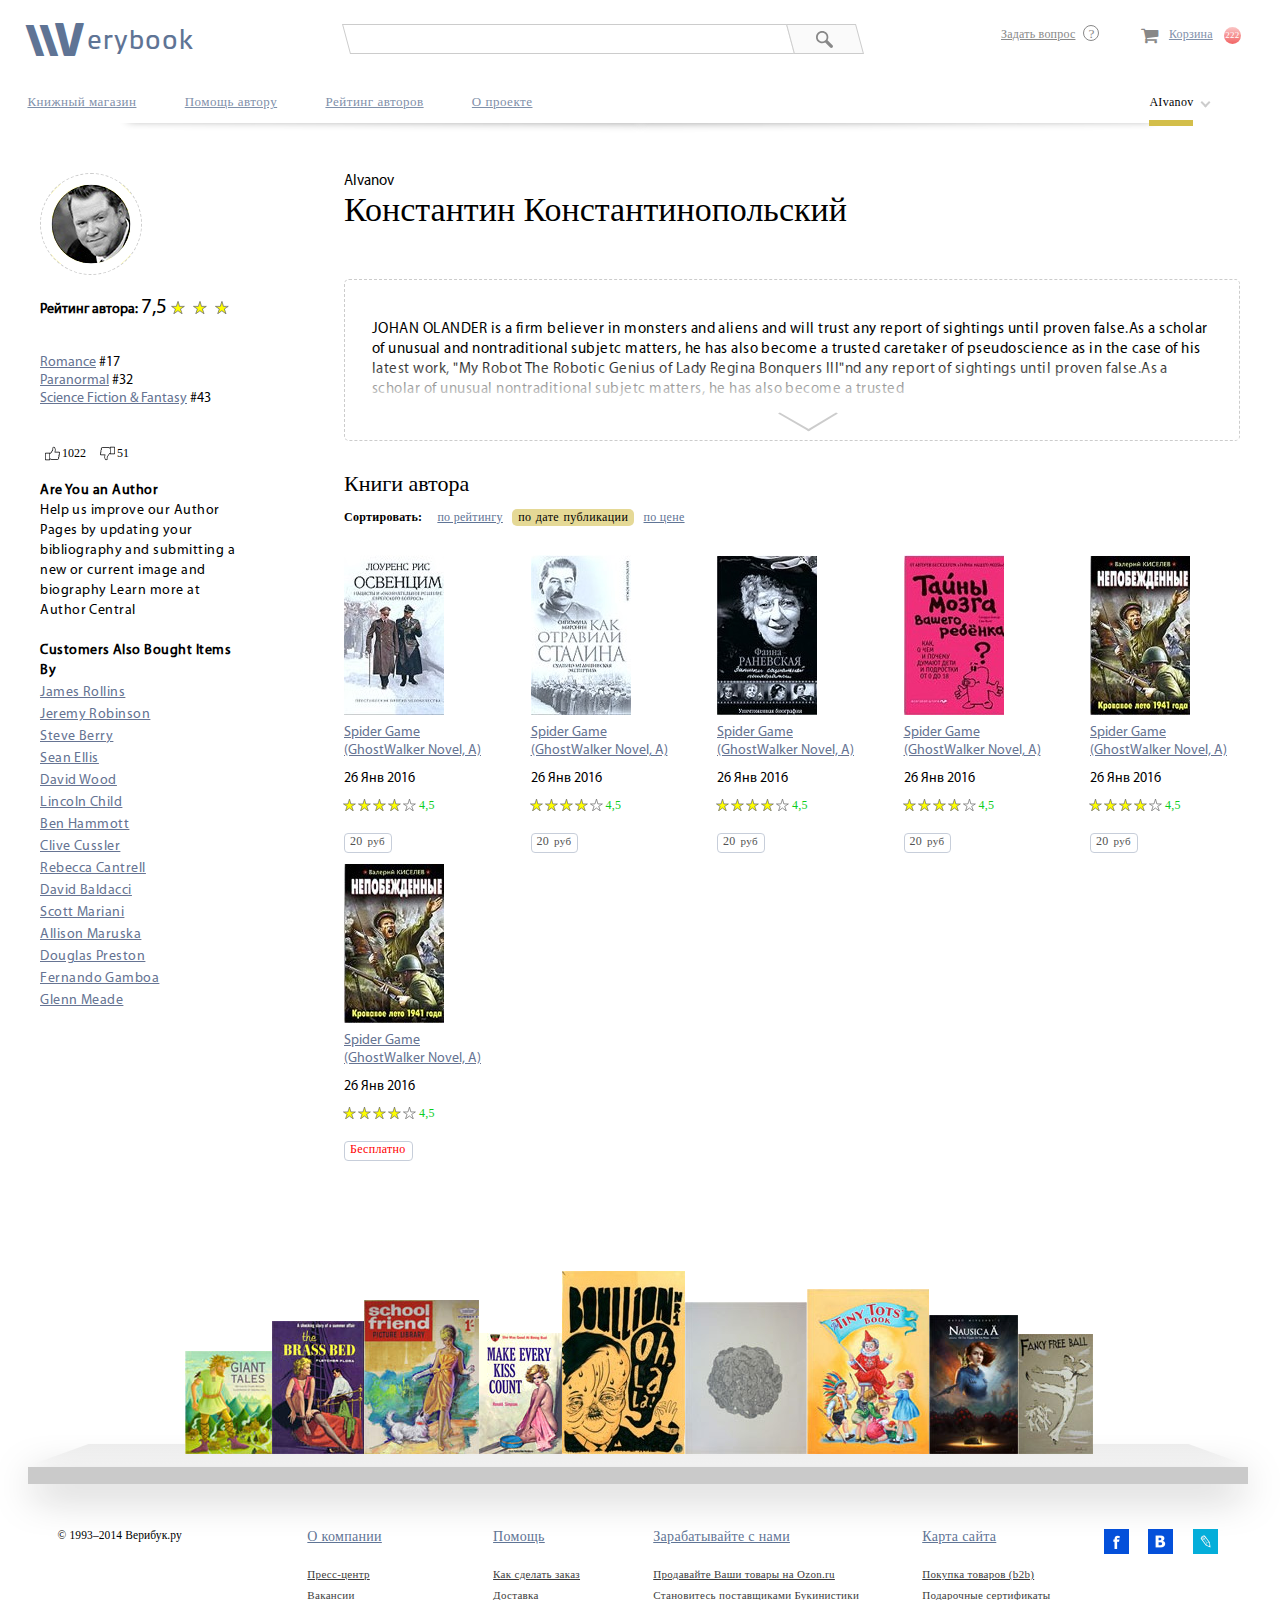
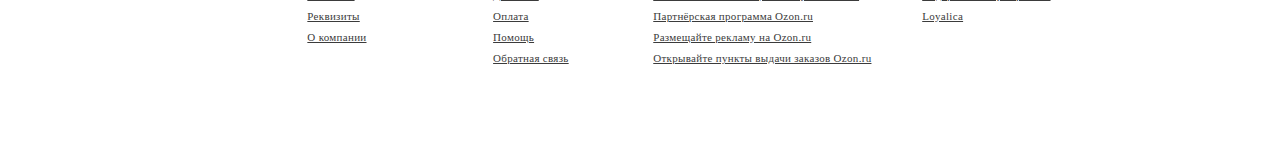
<file: 3. author/author.html>
<!DOCTYPE html>
<html>
	<head>
		<title>Verybook</title>
		<meta charset="UTF-8" />
        <link href="css/author.css" type="text/css" rel="stylesheet" />
        <script src="js/jquery-2.2.3.min.js"></script>
        <script src="js/vb.js"></script>
	</head>
	<body onload="init()">
        <header>
            <div class="header header1">
                <a href="#" class="logo">
                    <span class="logo-word logo-line logo-line1">\</span>
                    <span class="logo-word logo-line logo-line2">\</span>
                    <span class="logo-word logo-v">V</span>
                    <span class="logo-word logo-erybook">erybook</span>
                </a>
                <div class="search">
                    <label class="search">
                        <input type="text" name="search" autocomplete />
                    </label>
                    <button class="search" />
                </div>
                <div class="ask">
                    <a href="#">Задать вопрос</a>
                </div>
                <div class="cart">
                    <a href="#">Корзина</a>
                </div>
            </div>
            <nav class="header header2">
                <div class="menu">
                    <div class="shop">
                        <a href="#">Книжный магазин</a>
                    </div>
                    <div class="help">
                        <a href="#">Помощь автору</a>
                    </div>
                    <div class="authors-rating">
                        <a href="#">Рейтинг авторов</a>
                    </div>
                    <div class="about">
                        <a href="#">О проекте</a>
                    </div>
                </div>
                <div class="entrance nick">
                    <a href="#">AIvanov</a>
                </div>
            </nav>
        </header>
		<main>
            <div class="left-column">
                <div class="photo">
                    <img src="img/photo1.jpg" />
                </div>
                <div class="rating">
                    <div class="rating-text">Рейтинг автора:</div>
                    <div class="rating-number">7,5</div>
                    <div class="rating-stars author-rating-stars"></div>
                </div>
                <div class="genre-top">
                    <ul>
                        <li>
                            <a href="#">Romance</a>
                            <span>#17</span>
                        </li>
                        <li>
                            <a href="#">Paranormal</a>
                            <span>#32</span>
                        </li>
                        <li>
                            <a href="#">Science Fiction &amp; Fantasy</a>
                            <span>#43</span>
                        </li>
                    </ul>
                </div>
                <div class="likes">
                    <a class="like" href="#"><img src="svg/thumb-up.svg"><span>1022</span></a>
                    <a class="dislike" href="#"><img src="svg/thumb-up.svg"><span>51</span></a>
                </div>
                <div class="promo promo-1">
                    <div class="title">
                        Are You an Author
                    </div>
                    <div class="body">
                        Help us improve our Author Pages by updating your bibliography and submitting a new or current image and biography Learn more at Author Central
                    </div>
                </div>
                <div class="promo promo-2">
                    <div class="title">
                        Customers Also Bought Items By
                    </div>
                    <div class="body">
                        <ul>
                            <li>
                                <a href="#">James Rollins</a>
                            </li>
                            <li>
                                <a href="#">Jeremy Robinson</a>
                            </li>
                            <li>
                                <a href="#">Steve Berry</a>                                
                            </li>
                            <li>
                                <a href="#">Sean Ellis</a>
                            </li>
                            <li>
                                <a href="#">David Wood</a>
                            </li>
                            <li>
                                <a href="#">Lincoln Child</a>
                            </li>
                            <li>
                                <a href="#">Ben Hammott</a>
                            </li>
                            <li>
                                <a href="#">Clive Cussler</a>
                            </li>
                            <li>
                                <a href="#">Rebecca Cantrell</a>
                            </li>
                            <li>
                                <a href="#">David Baldacci</a>
                            </li>
                            <li>
                                <a href="#">Scott Mariani</a>
                            </li>
                            <li>
                                <a href="#">Allison Maruska</a>
                            </li>
                            <li>
                                <a href="#">Douglas Preston</a>
                            </li>
                            <li>
                                <a href="#">Fernando Gamboa</a>
                            </li>
                            <li>
                                <a href="#">Glenn Meade</a>
                            </li>
                        </ul>
                    </div>
                </div>
            </div>
            <div class="right-column">
                <div class="author">
                    <div class="nick">
                        AIvanov
                    </div>
                    <div class="fullname">
                        Константин Константинопольский
                    </div>
                </div>
                <div class="description">
                    <p>
                    JOHAN OLANDER is a firm believer in monsters and aliens and will trust any report of sightings until proven false.As a scholar of unusual and nontraditional subjetc matters, he has also become a trusted caretaker of pseudoscience as in the case of his latest work, "My Robot The Robotic Genius of Lady Regina Bonquers III"nd any report of sightings until proven false.As a scholar of unusual nontraditional subjetc matters, he has also become a trusted
                    </p>
                    <a class="expand" href="#"></a>
                </div>
                <div class="books">
                    <div class="title">
                        Книги автора
                    </div>
                    <div class="sort-by">
                        <div>Сортировать:</div>                        
                        <input type="radio" name="sort-link" id="sort-link-1" />
                        <input type="radio" name="sort-link" id="sort-link-2" checked />
                        <input type="radio" name="sort-link" id="sort-link-3" />
                        <div class="sort-links">
                            <label class="sort-link" for="sort-link-1">по рейтингу</label>
                            <label class="sort-link" for="sort-link-2">по дате публикации</label>
                            <label class="sort-link" for="sort-link-3">по цене</label>
                        </div>
                    </div>
                    <div class="list">
                        <div class="book">
                            <div class="cover">
                                <a href="#">
                                    <img src="img/book1.jpg" />
                                </a>
                            </div>
                            <div class="title">
                                Spider Game
                                (GhostWalker Novel, A)
                            </div>
                            <div class="date">
                                26 Янв 2016
                            </div>
                            <div class="book-rating">
                                <div class="book-rating-stars"></div>
                                <div class="book-rating-number">4,5</div>
                            </div>
                            <div class="price">
                                <span class="number">20</span><span class="currency">руб</span>
                            </div>
                        </div>
                        
                        <div class="book">
                            <div class="cover">
                                <a href="#">
                                    <img src="img/book2.jpg" />
                                </a>
                            </div>
                            <div class="title">
                                Spider Game
                                (GhostWalker Novel, A)
                            </div>
                            <div class="date">
                                26 Янв 2016
                            </div>
                            <div class="book-rating">
                                <div class="book-rating-stars"></div>
                                <div class="book-rating-number">4,5</div>
                            </div>
                            <div class="price">
                                <span class="number">20</span><span class="currency">руб</span>
                            </div>
                        </div>
                        
                        <div class="book">
                            <div class="cover">
                                <a href="#">
                                    <img src="img/book3.jpg" />
                                </a>
                            </div>
                            <div class="title">
                                Spider Game
                                (GhostWalker Novel, A)
                            </div>
                            <div class="date">
                                26 Янв 2016
                            </div>
                            <div class="book-rating">
                                <div class="book-rating-stars"></div>
                                <div class="book-rating-number">4,5</div>
                            </div>
                            <div class="price">
                                <span class="number">20</span><span class="currency">руб</span>
                            </div>
                        </div>
                        
                        <div class="book">
                            <div class="cover">
                                <a href="#">
                                    <img src="img/book4.jpg" />
                                </a>
                            </div>
                            <div class="title">
                                Spider Game
                                (GhostWalker Novel, A)
                            </div>
                            <div class="date">
                                26 Янв 2016
                            </div>
                            <div class="book-rating">
                                <div class="book-rating-stars"></div>
                                <div class="book-rating-number">4,5</div>
                            </div>
                            <div class="price">
                                <span class="number">20</span><span class="currency">руб</span>
                            </div>
                        </div>
                        
                        <div class="book">
                            <div class="cover">
                                <a href="#">
                                    <img src="img/book5.jpg" />
                                </a>
                            </div>
                            <div class="title">
                                Spider Game
                                (GhostWalker Novel, A)
                            </div>
                            <div class="date">
                                26 Янв 2016
                            </div>
                            <div class="book-rating">
                                <div class="book-rating-stars"></div>
                                <div class="book-rating-number">4,5</div>
                            </div>
                            <div class="price">
                                <span class="number">20</span><span class="currency">руб</span>
                            </div>
                        </div>
                        
                        <div class="book">
                            <div class="cover">
                                <a href="#">
                                    <img src="img/book5.jpg" />
                                </a>
                            </div>
                            <div class="title">
                                Spider Game
                                (GhostWalker Novel, A)
                            </div>
                            <div class="date">
                                26 Янв 2016
                            </div>
                            <div class="book-rating">
                                <div class="book-rating-stars"></div>
                                <div class="book-rating-number">4,5</div>
                            </div>
                            <div class="price">
                                <span class="number free">Бесплатно</span><span class="currency"></span>
                            </div>
                        </div>
                    </div>
                </div>
            </div>
        </main>
        
        <div class="books-on-shelf">
            <img src="img/bottom-book-1.jpg" />
            <img src="img/bottom-book-2.jpg" />
            <img src="img/bottom-book-3.jpg" />
            <img src="img/bottom-book-4.jpg" />
            <img src="img/bottom-book-5.jpg" />
            <img src="img/bottom-book-6.jpg" />
            <img src="img/bottom-book-7.jpg" />
            <img src="img/bottom-book-8.jpg" />
            <img src="img/bottom-book-9.jpg" />
        </div>
        
		<footer>
            <div class="footer-shelf">
                <div class="footer-shelf shelf-part shelf-left-part"></div>
                <div class="footer-shelf shelf-part shelf-right-part"></div>
                <div class="footer-shelf shelf-part shelf-bottom-part"></div>
            </div>
            
            <div class="under-footer-shelf">
                <div class="copyright">
                    © 1993–2014 Верибук.ру
                </div>
                
                <div class="about-company">
                    <a href="#">
                        О компании
                    </a>
                    <a href="#">
                        Пресс-центр
                    </a>
                    <a href="#">
                        Вакансии
                    </a>
                    <a href="#">
                        Реквизиты
                    </a>
                    <a href="#">
                        О компании
                    </a>
                </div>
                
                <div class="help">
                    <a href="#">
                        Помощь
                    </a>
                    <a href="#">
                        Как сделать заказ
                    </a>
                    <a href="#">
                        Доставка
                    </a>
                    <a href="#">
                        Оплата
                    </a>
                    <a href="#">
                        Помощь
                    </a>
                    <a href="#">
                        Обратная связь
                    </a>
                </div>
                
                <div class="earn-with-us">
                    <a href="#">
                        Зарабатывайте с нами
                    </a>
                    <a href="#">
                        Продавайте Ваши товары на Ozon.ru
                    </a>
                    <a href="#">
                        Становитесь поставщиками Букинистики
                    </a>
                    <a href="#">
                        Партнёрская программа Ozon.ru
                    </a>
                    <a href="#">
                        Размещайте рекламу на Ozon.ru
                    </a>
                    <a href="#">
                        Открывайте пункты выдачи заказов Ozon.ru
                    </a>
                </div>
                
                <div class="site-map">
                    <a href="#">
                        Карта сайта
                    </a>
                    <a href="#">
                        Покупка товаров (b2b)
                    </a>
                    <a href="#">
                        Подарочные сертификаты
                    </a>
                    <a href="#">
                        Loyalica
                    </a>
                </div>
                
                <div class="social-sharing">
                    <a href="https://www.facebook.com/sharer/sharer.php?u=verybook.ru"
                       title="Поделиться Verybook на Facebook"
                       class="share-icon-facebook">
                    </a>
                    <a href="#"
                       title="Поделиться Verybook ВКонтакте"
                       class="share-icon-vk">
                    </a>
                    <a href="#"
                       title="Поделиться Verybook в ЖЖ"
                       class="share-icon-livejournal">
                    </a>
                </div>
            </div>            
		</footer>
	</body>
</html>
</file>
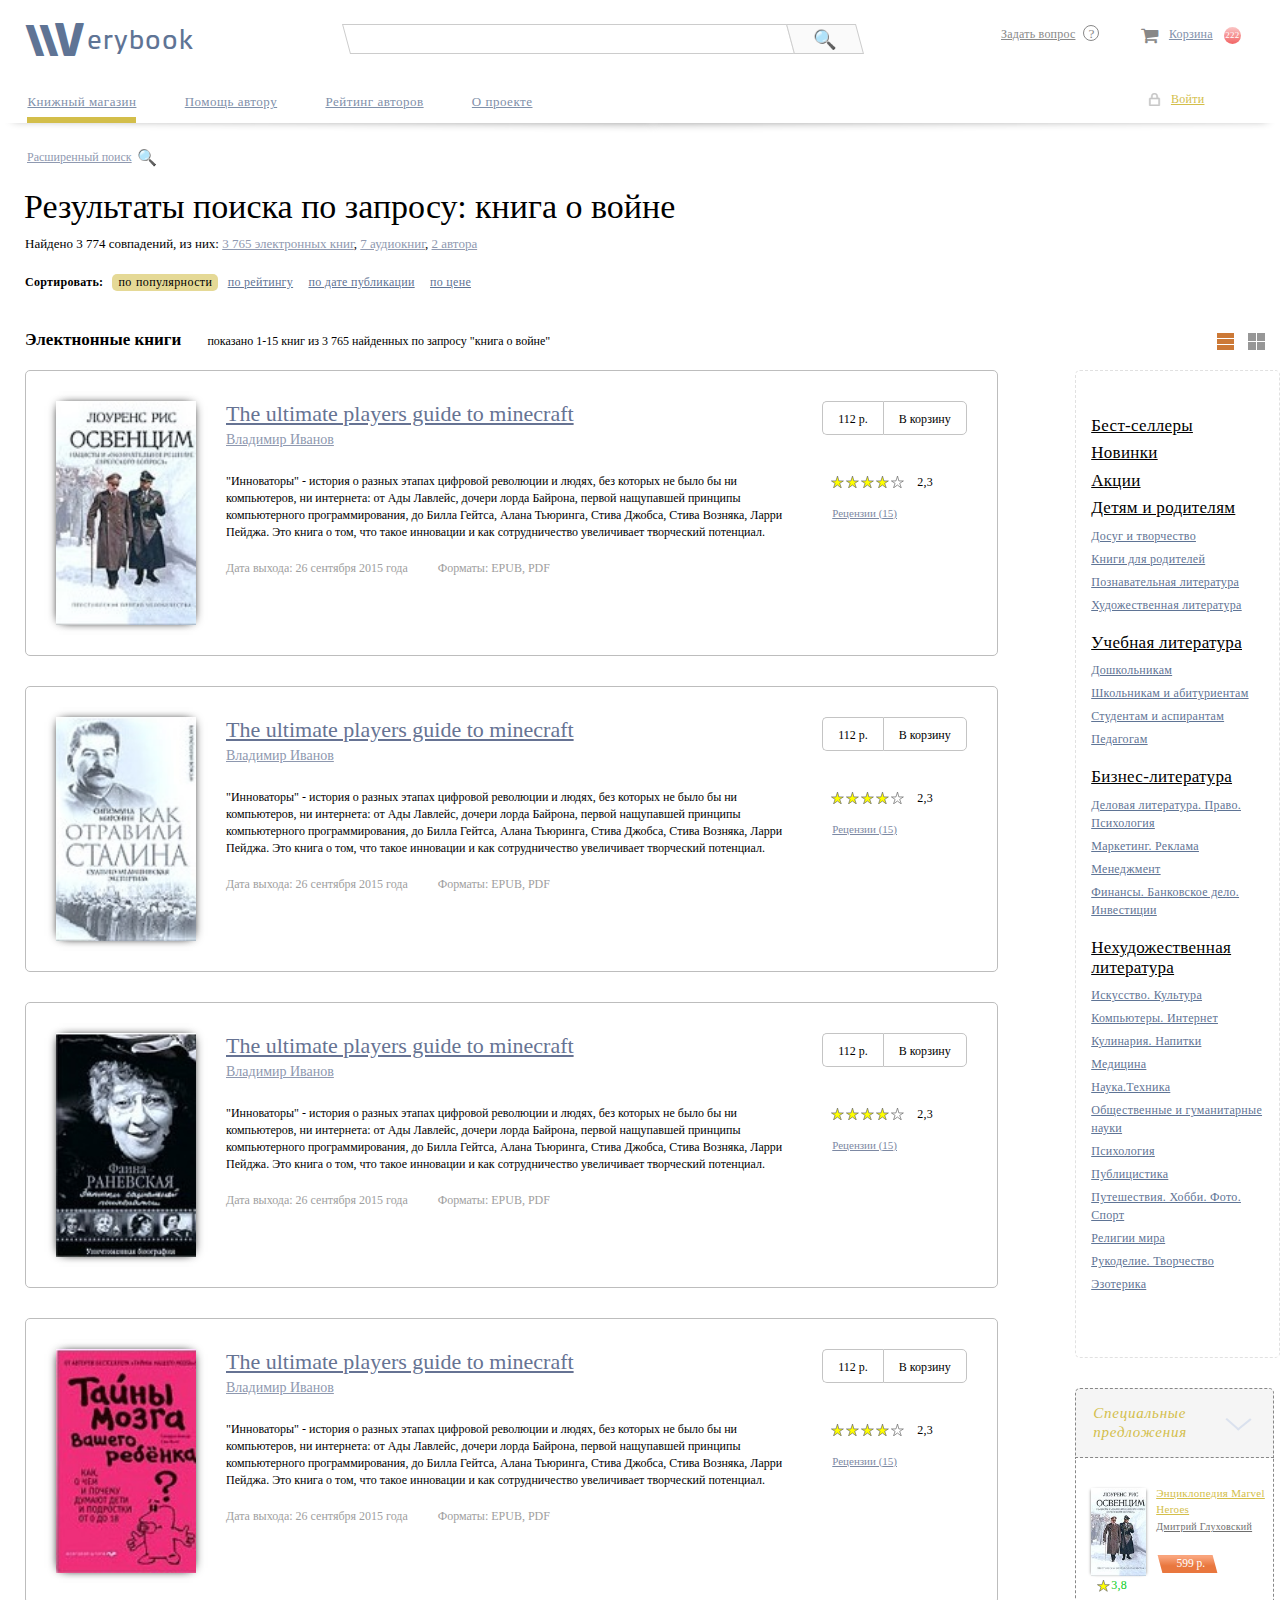
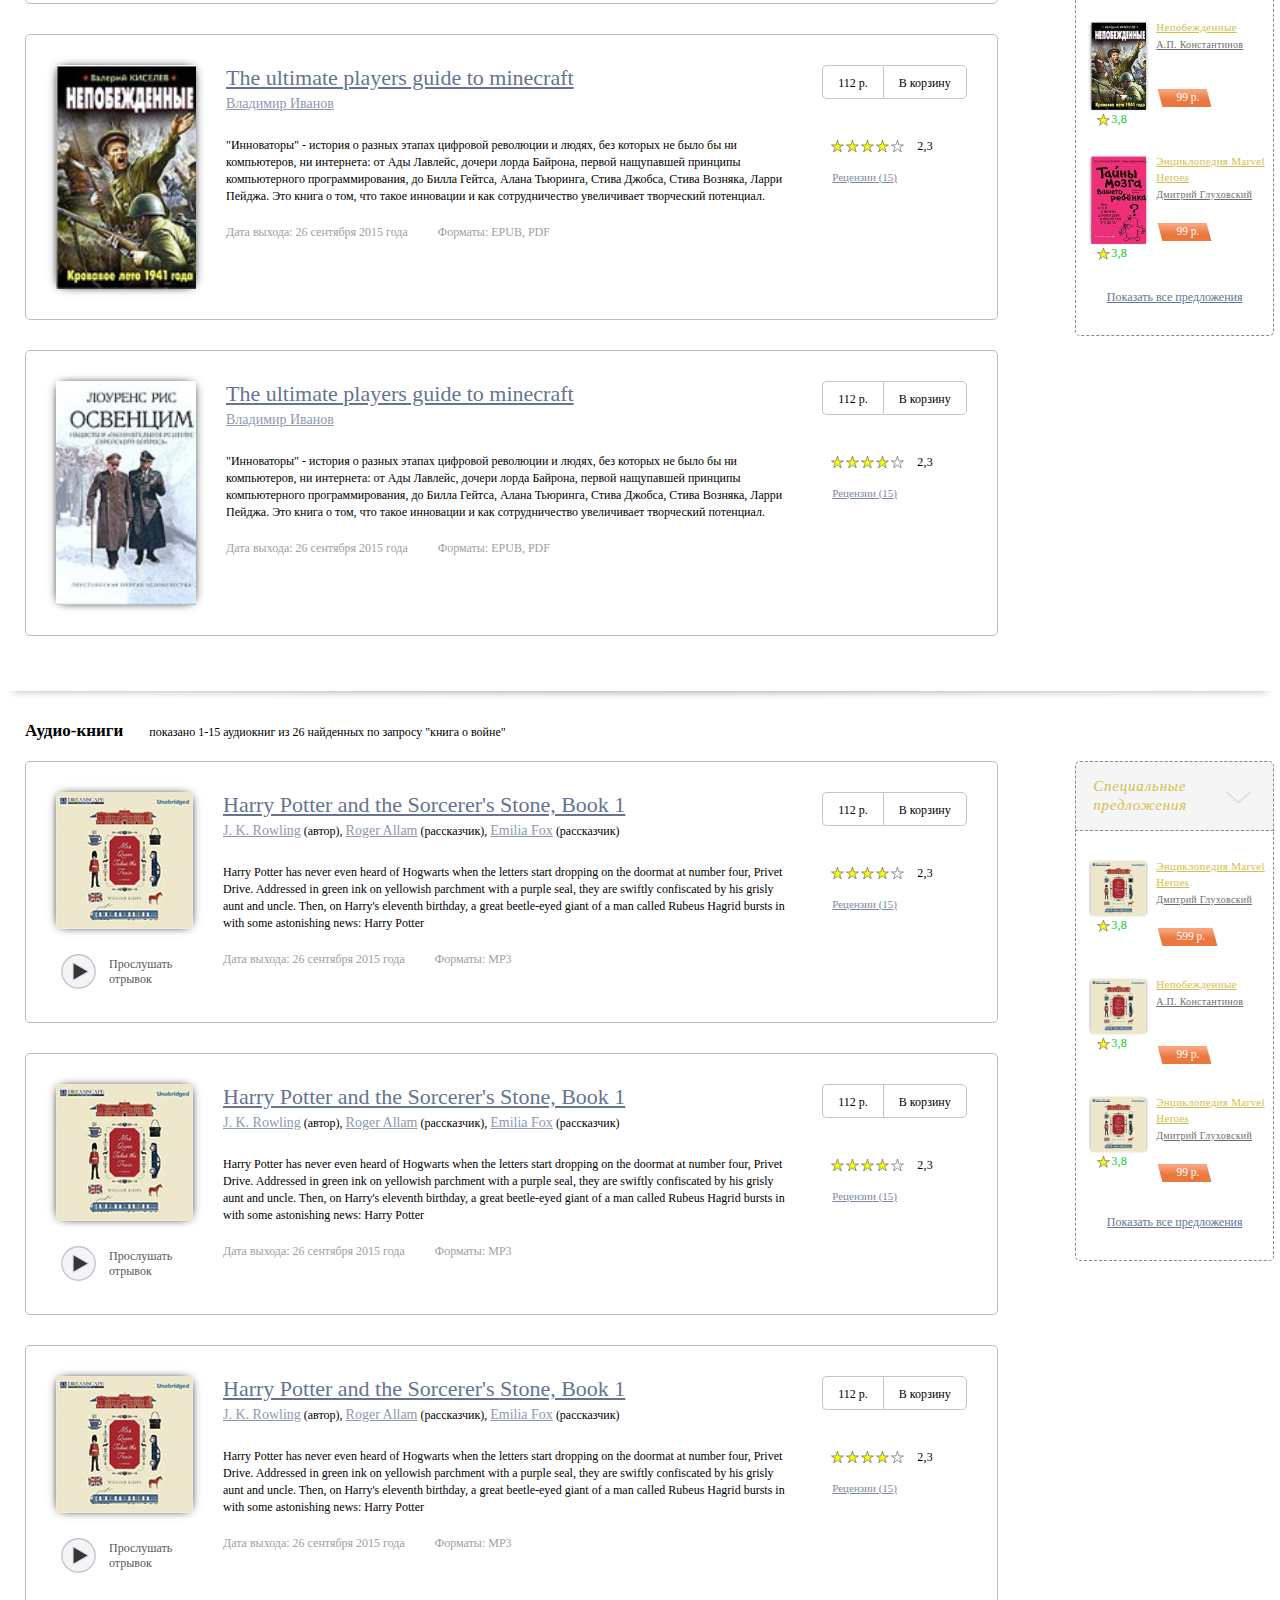
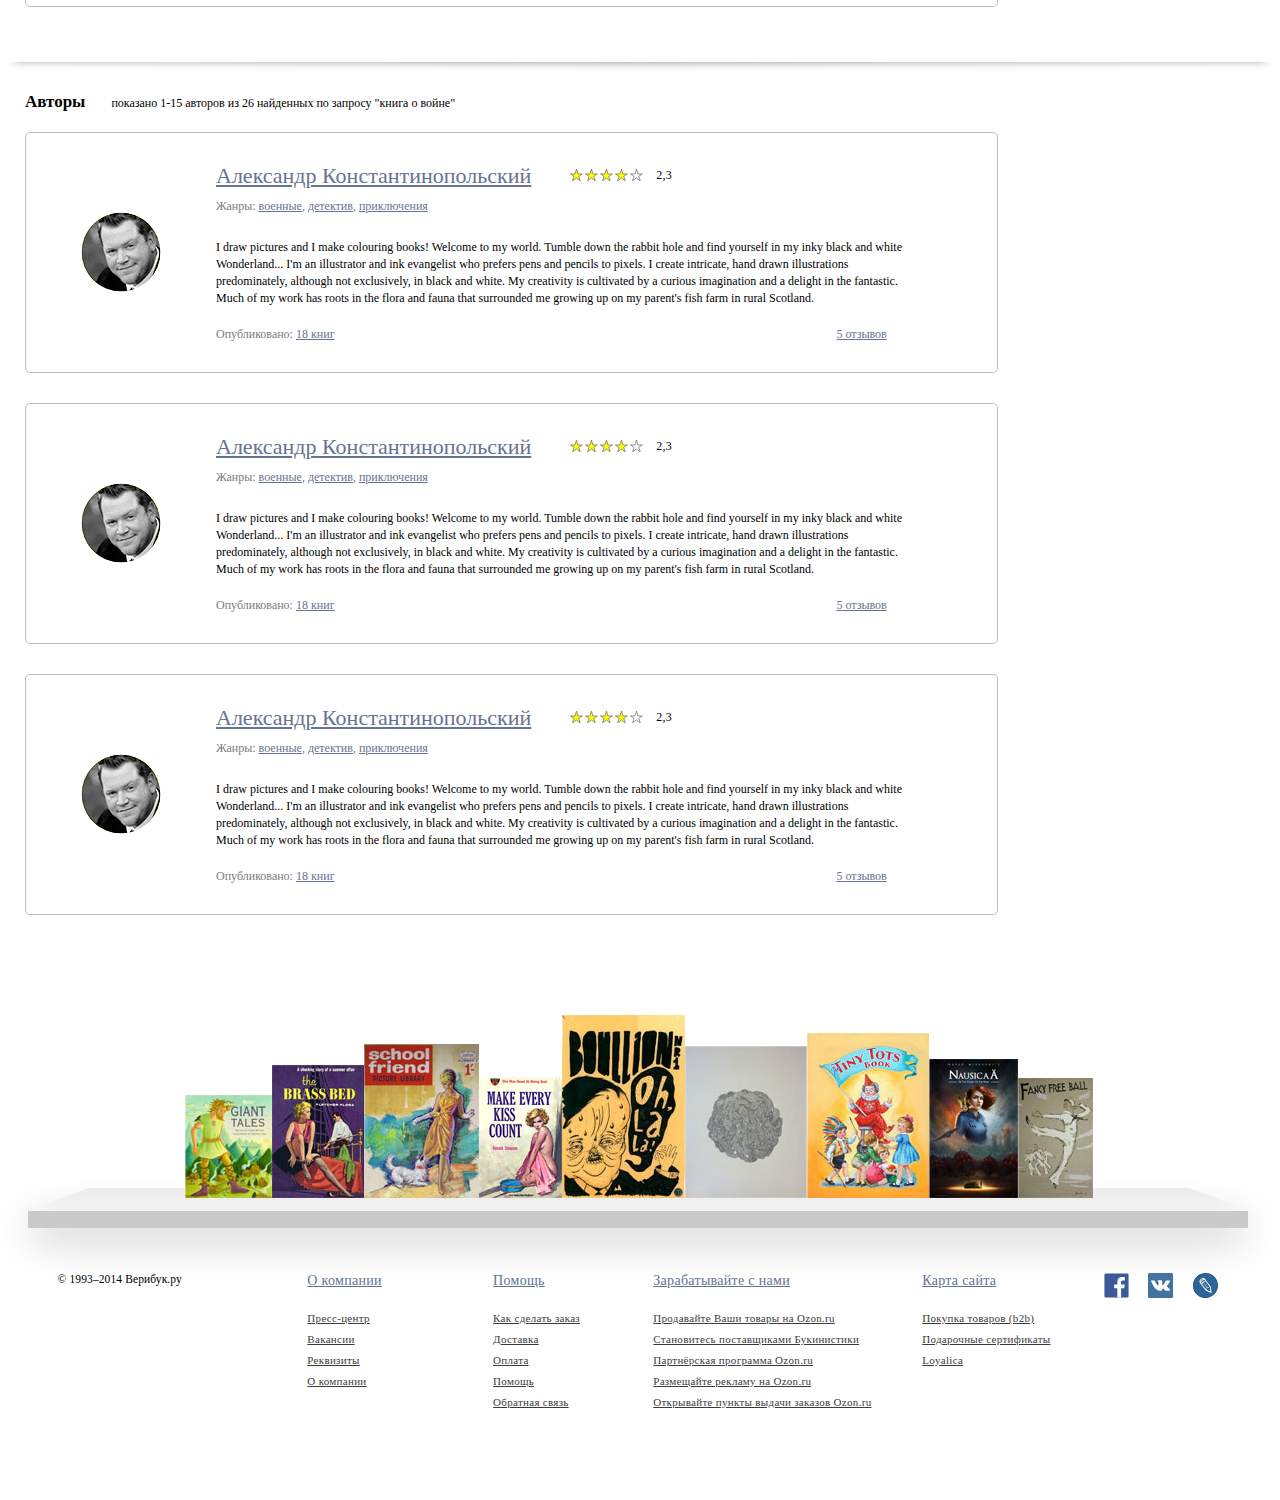
<file: 4. search-book/search-book.html>
<!DOCTYPE html>
<html>
	<head>
		<title>Verybook</title>
		<meta charset="UTF-8" />
        <link href="css/search-book.css" type="text/css" rel="stylesheet" />
	</head>
	<body onload="init()">
        <header>
            <div class="header header1">
                <a href="#" class="logo">
                    <span class="logo-word logo-line logo-line1">\</span>
                    <span class="logo-word logo-line logo-line2">\</span>
                    <span class="logo-word logo-v">V</span>
                    <span class="logo-word logo-erybook">erybook</span>
                </a>
                <div class="search">
                    <label class="search">
                        <input type="text" name="search" autocomplete />
                    </label>
                    <button class="search" />
                </div>
                <div class="ask">
                    <a href="#">Задать вопрос</a>
                </div>
                <div class="cart">
                    <a href="#">Корзина</a>
                </div>
            </div>
            <nav class="header header2">
                <div class="menu">
                    <!-- Для того, чтобы подчеркнуть страницу, которая выбрана, к div добавляется класс menu-item-selected -->
                    <div class="shop menu-item-selected">
                        <a href="#">Книжный магазин</a>
                    </div>
                    <div class="help ">
                        <a href="#">Помощь автору</a>
                    </div>
                    <div class="authors-rating ">
                        <a href="#">Рейтинг авторов</a>
                    </div>
                    <div class="about ">
                        <a href="#">О проекте</a>
                    </div>
                </div>
                <div class="entrance "> <!-- для залогиненого пользователя нужно добавить класс nick -->
                    <a href="#">Войти</a> <!-- для залогиненого пользователя нужно поменять Войти на Логин -->
                </div>
            </nav>
        </header>
		
		<main>
            <div class="extended-search">
                <a href="#">Расширенный поиск</a>
            </div>
            
            <div class="search-results-summary">
                <div class="header">
                    <span class="title">Результаты поиска по запросу:</span>
                    <span class="query">книга о войне</span> <!-- Сюда будет динамически вставляться текст строки поиска -->
                </div>
                <div class="summary">
                    Найдено 3 774 совпадений, из них:
                    <a href="#ebooks">3 765 электронных книг</a>,
                    <a href="#audiobooks">7 аудиокниг</a>,
                    <a href="#authors">2 автора</a>
                </div>
                <div class="sort-by">
                    <div>Сортировать:</div>                        
                    <input type="radio" name="sort-link" id="sort-link-1" checked />
                    <input type="radio" name="sort-link" id="sort-link-2" />
                    <input type="radio" name="sort-link" id="sort-link-3" />
                    <input type="radio" name="sort-link" id="sort-link-4" />
                    <div class="sort-links">
                        <label class="sort-link" for="sort-link-1">по популярности</label>
                        <label class="sort-link" for="sort-link-2">по рейтингу</label>
                        <label class="sort-link" for="sort-link-3">по дате публикации</label>
                        <label class="sort-link" for="sort-link-4">по цене</label>
                    </div>
                </div>
                
                <!-- Выбор типа отображения результатов поиска -->
                <div class="search-results-show-type">
                    <input type="radio" name="show-type" id="show-type-list" checked />
                    <input type="radio" name="show-type" id="show-type-tiles" />
                    
                    <label class="list" for="show-type-list" title="Отобразить списком">
                        <div></div>
                        <div></div>
                        <div></div>
                    </label>
                    <label class="tiles" for="show-type-tiles" title="Отобразить плиткой">
                        <div></div>
                        <div></div>
                        <div></div>
                        <div></div>
                    </label>
                </div>
            </div>
            
            <div class="search-results ebooks" id="ebooks">
                <div class="column left-column">
                    <div class="item header">
                        <span class="title">Электнонные книги</span>
                        <span class="summary">показано
                                                <span class="show-range">1-15</span>
                                              книг из 
                                                <span class="total-count">3 765</span>
                                              найденных по запросу 
                                                "<span class="query">книга о войне</span>"
                        </span>
                    </div>
                    
                    <div class="item search-result-item ebook">
                        <div class="cover">
                            <img src="img/book1.jpg" width="100" height="160">
                        </div>
                        <div class="about">
                            <div class="title">
                                <a href="#">The ultimate players guide to minecraft</a>
                            </div>
                            <div class="author">
                                <a href="#">Владимир Иванов</a>
                            </div>
                            <div class="description">
                                "Инноваторы" - история о разных этапах цифровой революции и людях, без которых не было бы ни компьютеров, ни интернета: от Ады Лавлейс, дочери лорда Байрона, первой нащупавшей принципы компьютерного программирования, до Билла Гейтса, Алана Тьюринга, Стива Джобса, Стива Возняка, Ларри Пейджа. Это книга о том, что такое инновации и как сотрудничество увеличивает творческий потенциал.
                            </div>
                            <div class="footer">
                                <div class="date">Дата выхода: <span>26 сентября 2015 года</span></div>
                                <div class="formats">Форматы: <span>EPUB, PDF</span></div>
                            </div>
                        </div>
                        <div class="actions">
                            <div class="buy">
                                <span class="item price">112 р.</span>
                                <a class="item cart-btn" href="#">В корзину</a>
                            </div>
                            <div class="rating">
                                <div class="rating-stars"></div>
                                <div class="rating-number">2,3</div>
                            </div>                            
                            <div class="reviews">
                                <a href="#">Рецензии (<spa>15</spa>)</a>
                            </div>
                        </div>
                    </div>
                    
                    <div class="item search-result-item ebook">
                        <div class="cover">
                            <img src="img/book2.jpg" width="100" height="160">
                        </div>
                        <div class="about">
                            <div class="title">
                                <a href="#">The ultimate players guide to minecraft</a>
                            </div>
                            <div class="author">
                                <a href="#">Владимир Иванов</a>
                            </div>
                            <div class="description">
                                "Инноваторы" - история о разных этапах цифровой революции и людях, без которых не было бы ни компьютеров, ни интернета: от Ады Лавлейс, дочери лорда Байрона, первой нащупавшей принципы компьютерного программирования, до Билла Гейтса, Алана Тьюринга, Стива Джобса, Стива Возняка, Ларри Пейджа. Это книга о том, что такое инновации и как сотрудничество увеличивает творческий потенциал.
                            </div>
                            <div class="footer">
                                <div class="date">Дата выхода: <span>26 сентября 2015 года</span></div>
                                <div class="formats">Форматы: <span>EPUB, PDF</span></div>
                            </div>
                        </div>
                        <div class="actions">
                            <div class="buy">
                                <span class="item price">112 р.</span>
                                <a class="item cart-btn" href="#">В корзину</a>
                            </div>
                            <div class="rating">
                                <div class="rating-stars"></div>
                                <div class="rating-number">2,3</div>
                            </div>                            
                            <div class="reviews">
                                <a href="#">Рецензии (<spa>15</spa>)</a>
                            </div>
                        </div>
                    </div>
                    
                    <div class="item search-result-item ebook">
                        <div class="cover">
                            <img src="img/book3.jpg" width="100" height="160">
                        </div>
                        <div class="about">
                            <div class="title">
                                <a href="#">The ultimate players guide to minecraft</a>
                            </div>
                            <div class="author">
                                <a href="#">Владимир Иванов</a>
                            </div>
                            <div class="description">
                                "Инноваторы" - история о разных этапах цифровой революции и людях, без которых не было бы ни компьютеров, ни интернета: от Ады Лавлейс, дочери лорда Байрона, первой нащупавшей принципы компьютерного программирования, до Билла Гейтса, Алана Тьюринга, Стива Джобса, Стива Возняка, Ларри Пейджа. Это книга о том, что такое инновации и как сотрудничество увеличивает творческий потенциал.
                            </div>
                            <div class="footer">
                                <div class="date">Дата выхода: <span>26 сентября 2015 года</span></div>
                                <div class="formats">Форматы: <span>EPUB, PDF</span></div>
                            </div>
                        </div>
                        <div class="actions">
                            <div class="buy">
                                <span class="item price">112 р.</span>
                                <a class="item cart-btn" href="#">В корзину</a>
                            </div>
                            <div class="rating">
                                <div class="rating-stars"></div>
                                <div class="rating-number">2,3</div>
                            </div>                            
                            <div class="reviews">
                                <a href="#">Рецензии (<spa>15</spa>)</a>
                            </div>
                        </div>
                    </div>
                    
                    <div class="item search-result-item ebook">
                        <div class="cover">
                            <img src="img/book4.jpg" width="100" height="160">
                        </div>
                        <div class="about">
                            <div class="title">
                                <a href="#">The ultimate players guide to minecraft</a>
                            </div>
                            <div class="author">
                                <a href="#">Владимир Иванов</a>
                            </div>
                            <div class="description">
                                "Инноваторы" - история о разных этапах цифровой революции и людях, без которых не было бы ни компьютеров, ни интернета: от Ады Лавлейс, дочери лорда Байрона, первой нащупавшей принципы компьютерного программирования, до Билла Гейтса, Алана Тьюринга, Стива Джобса, Стива Возняка, Ларри Пейджа. Это книга о том, что такое инновации и как сотрудничество увеличивает творческий потенциал.
                            </div>
                            <div class="footer">
                                <div class="date">Дата выхода: <span>26 сентября 2015 года</span></div>
                                <div class="formats">Форматы: <span>EPUB, PDF</span></div>
                            </div>
                        </div>
                        <div class="actions">
                            <div class="buy">
                                <span class="item price">112 р.</span>
                                <a class="item cart-btn" href="#">В корзину</a>
                            </div>
                            <div class="rating">
                                <div class="rating-stars"></div>
                                <div class="rating-number">2,3</div>
                            </div>                            
                            <div class="reviews">
                                <a href="#">Рецензии (<spa>15</spa>)</a>
                            </div>
                        </div>
                    </div>

                    <div class="item search-result-item ebook">
                        <div class="cover">
                            <img src="img/book5.jpg" width="100" height="160">
                        </div>
                        <div class="about">
                            <div class="title">
                                <a href="#">The ultimate players guide to minecraft</a>
                            </div>
                            <div class="author">
                                <a href="#">Владимир Иванов</a>
                            </div>
                            <div class="description">
                                "Инноваторы" - история о разных этапах цифровой революции и людях, без которых не было бы ни компьютеров, ни интернета: от Ады Лавлейс, дочери лорда Байрона, первой нащупавшей принципы компьютерного программирования, до Билла Гейтса, Алана Тьюринга, Стива Джобса, Стива Возняка, Ларри Пейджа. Это книга о том, что такое инновации и как сотрудничество увеличивает творческий потенциал.
                            </div>
                            <div class="footer">
                                <div class="date">Дата выхода: <span>26 сентября 2015 года</span></div>
                                <div class="formats">Форматы: <span>EPUB, PDF</span></div>
                            </div>
                        </div>
                        <div class="actions">
                            <div class="buy">
                                <span class="item price">112 р.</span>
                                <a class="item cart-btn" href="#">В корзину</a>
                            </div>
                            <div class="rating">
                                <div class="rating-stars"></div>
                                <div class="rating-number">2,3</div>
                            </div>                            
                            <div class="reviews">
                                <a href="#">Рецензии (<spa>15</spa>)</a>
                            </div>
                        </div>
                    </div>

                    <div class="item search-result-item ebook">
                        <div class="cover">
                            <img src="img/book1.jpg" width="100" height="160">
                        </div>
                        <div class="about">
                            <div class="title">
                                <a href="#">The ultimate players guide to minecraft</a>
                            </div>
                            <div class="author">
                                <a href="#">Владимир Иванов</a>
                            </div>
                            <div class="description">
                                "Инноваторы" - история о разных этапах цифровой революции и людях, без которых не было бы ни компьютеров, ни интернета: от Ады Лавлейс, дочери лорда Байрона, первой нащупавшей принципы компьютерного программирования, до Билла Гейтса, Алана Тьюринга, Стива Джобса, Стива Возняка, Ларри Пейджа. Это книга о том, что такое инновации и как сотрудничество увеличивает творческий потенциал.
                            </div>
                            <div class="footer">
                                <div class="date">Дата выхода: <span>26 сентября 2015 года</span></div>
                                <div class="formats">Форматы: <span>EPUB, PDF</span></div>
                            </div>
                        </div>
                        <div class="actions">
                            <div class="buy">
                                <span class="item price">112 р.</span>
                                <a class="item cart-btn" href="#">В корзину</a>
                            </div>
                            <div class="rating">
                                <div class="rating-stars"></div>
                                <div class="rating-number">2,3</div>
                            </div>                            
                            <div class="reviews">
                                <a href="#">Рецензии (<spa>15</spa>)</a>
                            </div>
                        </div>
                    </div>
                </div>
                
                <div class="column right-column">
                    <div class="item shifter">
                    </div>
                    
                    <ul class="item top-level">
                        <li class="top-level-link"><a href="#">Бест-селлеры</a></li>
                        <li class="top-level-link"><a href="#">Новинки</a></li>
                        <li class="top-level-link"><a href="#">Акции</a></li>
                        <li class="top-level-link"><a href="#">Детям и родителям</a></li>
                        <ul class="bottom-level">
                            <li class="bottom-level-link"><a href="#">Досуг и творчество</a></li>
                            <li class="bottom-level-link"><a href="#">Книги для родителей</a></li>
                            <li class="bottom-level-link"><a href="#">Познавательная литература</a></li>
                            <li class="bottom-level-link"><a href="#">Художественная литература</a></li>
                        </ul>
                        <li class="top-level-link"><a href="#">Учебная литература</a></li>
                        <ul class="bottom-level">
                            <li class="bottom-level-link"><a href="#">Дошкольникам</a></li>
                            <li class="bottom-level-link"><a href="#">Школьникам и абитуриентам</a></li>
                            <li class="bottom-level-link"><a href="#">Студентам и аспирантам</a></li>
                            <li class="bottom-level-link"><a href="#">Педагогам</a></li>
                        </ul>
                        <li class="top-level-link"><a href="#">Бизнес-литература</a></li>
                        <ul class="bottom-level">
                            <li class="bottom-level-link"><a href="#">Деловая литература. Право. Психология</a></li>
                            <li class="bottom-level-link"><a href="#">Маркетинг. Реклама</a></li>
                            <li class="bottom-level-link"><a href="#">Менеджмент</a></li>
                            <li class="bottom-level-link"><a href="#">Финансы. Банковское дело. Инвестиции</a></li>
                        </ul>
                        <li class="top-level-link"><a href="#">Нехудожественная литература</a></li>
                        <ul class="bottom-level">
                            <li class="bottom-level-link"><a href="#">Искусство. Культура</a></li>
                            <li class="bottom-level-link"><a href="#">Компьютеры. Интернет</a></li>
                            <li class="bottom-level-link"><a href="#">Кулинария. Напитки</a></li>
                            <li class="bottom-level-link"><a href="#">Медицина</a></li>
                            <li class="bottom-level-link"><a href="#">Наука.Техника</a></li>
                            <li class="bottom-level-link"><a href="#">Общественные и гуманитарные науки</a></li>
                            <li class="bottom-level-link"><a href="#">Психология</a></li>
                            <li class="bottom-level-link"><a href="#">Публицистика</a></li>
                            <li class="bottom-level-link"><a href="#">Путешествия. Хобби. Фото. Спорт</a></li>
                            <li class="bottom-level-link"><a href="#">Религии мира</a></li>
                            <li class="bottom-level-link"><a href="#">Рукоделие. Творчество</a></li>
                            <li class="bottom-level-link"><a href="#">Эзотерика</a></li>
                        </ul>   
                    </ul>
                    
                    <div class="item spec">
                        <div class="header">
                            <div class="title">
                                Специальные предложения
                            </div>
                            <div class="arrow-down">
                            </div>
                        </div>
                        <div class="main">
                            <a href="#" class="spec-book spec-book-1">
                                <div class="cover-rating">
                                    <img class="cover" src="img/book1.jpg" width="100" height="160">
                                    <div class="rating">3,8</div>
                                </div>
                                <div class="content">
                                    <div class="title">Энциклопедия Marvel Heroes</div>
                                    <div class="author-name">Дмитрий Глуховский</div>
                                    <div class="cost"><span>599 р.</span></div>
                                </div>                                
                            </a>
                            <a href="#" class="spec-book spec-book-2">
                                <div class="cover-rating">
                                    <img class="cover" src="img/book5.jpg" width="100" height="160">
                                    <div class="rating">3,8</div>
                                </div>
                                <div class="content">
                                    <div class="title">Непобежденные</div>
                                    <div class="author-name">А.П. Константинов</div>
                                    <div class="cost"><span>99 р.</span></div>
                                </div>                                
                            </a>
                            <a href="#" class="spec-book spec-book-3">
                                <div class="cover-rating">
                                    <img class="cover" src="img/book4.jpg" width="100" height="160">
                                    <div class="rating">3,8</div>
                                </div>
                                <div class="content">
                                    <div class="title">Энциклопедия Marvel Heroes</div>
                                    <div class="author-name">Дмитрий Глуховский</div>
                                    <div class="cost"><span>99 р.</span></div>
                                </div>                                
                            </a>
                            <a class="show-all" href="#">Показать все предложения</a>
                        </div>
                    </div>
                </div>
                <div class="shadow">
                </div>
            </div>
            
            <div class="search-results audiobooks" id="audiobooks">
                <div class="column left-column">
                    <div class="item header">
                        <span class="title">Аудио-книги</span>
                        <span class="summary">показано
                                                <span class="show-range">1-15</span>
                                              аудиокниг из 
                                                <span class="total-count">26</span>
                                              найденных по запросу 
                                                "<span class="query">книга о войне</span>"
                        </span>
                    </div>
                    
                    <div class="item search-result-item audiobook">
                        <div class="cover-play">
                            <img class="cover" src="img/audiobook1.jpg" width="137" height="137">
                            <a class="play" href="#">Прослушать отрывок</a>
                        </div>
                        <div class="about">
                            <div class="title">
                                <a href="#">Harry Potter and the Sorcerer's Stone, Book 1</a>
                            </div>
                            <div class="author">
                                <a href="#">J. K. Rowling</a> (автор), <a href="#">Roger Allam</a> (рассказчик), <a href="#">Emilia Fox</a> (рассказчик)
                            </div>
                            <div class="description">
                                Harry Potter has never even heard of Hogwarts when the letters start dropping on the doormat at number four, Privet Drive. Addressed in green ink on yellowish parchment with a purple seal, they are swiftly confiscated by his grisly aunt and uncle. Then, on Harry's eleventh birthday, a great beetle-eyed giant of a man called Rubeus Hagrid bursts in with some astonishing news: Harry Potter
                            </div>
                            <div class="footer">
                                <div class="date">Дата выхода: <span>26 сентября 2015 года</span></div>
                                <div class="formats">Форматы: <span>MP3</span></div>
                            </div>
                        </div>
                        <div class="actions">
                            <div class="buy">
                                <span class="item price">112 р.</span>
                                <a class="item cart-btn" href="#">В корзину</a>
                            </div>
                            <div class="rating">
                                <div class="rating-stars"></div>
                                <div class="rating-number">2,3</div>
                            </div>                            
                            <div class="reviews">
                                <a href="#">Рецензии (<spa>15</spa>)</a>
                            </div>
                        </div>
                    </div>
                    
                    <div class="item search-result-item audiobook">
                        <div class="cover-play">
                            <img class="cover" src="img/audiobook1.jpg" width="137" height="137">
                            <a class="play" href="#">Прослушать отрывок</a>
                        </div>
                        <div class="about">
                            <div class="title">
                                <a href="#">Harry Potter and the Sorcerer's Stone, Book 1</a>
                            </div>
                            <div class="author">
                                <a href="#">J. K. Rowling</a> (автор), <a href="#">Roger Allam</a> (рассказчик), <a href="#">Emilia Fox</a> (рассказчик)
                            </div>
                            <div class="description">
                                Harry Potter has never even heard of Hogwarts when the letters start dropping on the doormat at number four, Privet Drive. Addressed in green ink on yellowish parchment with a purple seal, they are swiftly confiscated by his grisly aunt and uncle. Then, on Harry's eleventh birthday, a great beetle-eyed giant of a man called Rubeus Hagrid bursts in with some astonishing news: Harry Potter
                            </div>
                            <div class="footer">
                                <div class="date">Дата выхода: <span>26 сентября 2015 года</span></div>
                                <div class="formats">Форматы: <span>MP3</span></div>
                            </div>
                        </div>
                        <div class="actions">
                            <div class="buy">
                                <span class="item price">112 р.</span>
                                <a class="item cart-btn" href="#">В корзину</a>
                            </div>
                            <div class="rating">
                                <div class="rating-stars"></div>
                                <div class="rating-number">2,3</div>
                            </div>                            
                            <div class="reviews">
                                <a href="#">Рецензии (<spa>15</spa>)</a>
                            </div>
                        </div>
                    </div>
                    
                    <div class="item search-result-item audiobook">
                        <div class="cover-play">
                            <img class="cover" src="img/audiobook1.jpg" width="137" height="137">
                            <a class="play" href="#">Прослушать отрывок</a>
                        </div>
                        <div class="about">
                            <div class="title">
                                <a href="#">Harry Potter and the Sorcerer's Stone, Book 1</a>
                            </div>
                            <div class="author">
                                <a href="#">J. K. Rowling</a> (автор), <a href="#">Roger Allam</a> (рассказчик), <a href="#">Emilia Fox</a> (рассказчик)
                            </div>
                            <div class="description">
                                Harry Potter has never even heard of Hogwarts when the letters start dropping on the doormat at number four, Privet Drive. Addressed in green ink on yellowish parchment with a purple seal, they are swiftly confiscated by his grisly aunt and uncle. Then, on Harry's eleventh birthday, a great beetle-eyed giant of a man called Rubeus Hagrid bursts in with some astonishing news: Harry Potter
                            </div>
                            <div class="footer">
                                <div class="date">Дата выхода: <span>26 сентября 2015 года</span></div>
                                <div class="formats">Форматы: <span>MP3</span></div>
                            </div>
                        </div>
                        <div class="actions">
                            <div class="buy">
                                <span class="item price">112 р.</span>
                                <a class="item cart-btn" href="#">В корзину</a>
                            </div>
                            <div class="rating">
                                <div class="rating-stars"></div>
                                <div class="rating-number">2,3</div>
                            </div>                            
                            <div class="reviews">
                                <a href="#">Рецензии (<spa>15</spa>)</a>
                            </div>
                        </div>
                    </div>
                </div>
                
                <div class="column right-column">
                    <div class="item shifter">
                    </div>
                    
                    <div class="item spec">
                        <div class="header">
                            <div class="title">
                                Специальные предложения
                            </div>
                            <div class="arrow-down">
                            </div>
                        </div>
                        <div class="main">
                            <a href="#" class="spec-book spec-book-1">
                                <div class="cover-rating">
                                    <img class="cover" src="img/audiobook1.jpg" width="137" height="137">
                                    <div class="rating">3,8</div>
                                </div>
                                <div class="content">
                                    <div class="title">Энциклопедия Marvel Heroes</div>
                                    <div class="author-name">Дмитрий Глуховский</div>
                                    <div class="cost"><span>599 р.</span></div>
                                </div>                                
                            </a>
                            <a href="#" class="spec-book spec-book-2">
                                <div class="cover-rating">
                                    <img class="cover"  src="img/audiobook1.jpg" width="137" height="137">
                                    <div class="rating">3,8</div>
                                </div>
                                <div class="content">
                                    <div class="title">Непобежденные</div>
                                    <div class="author-name">А.П. Константинов</div>
                                    <div class="cost"><span>99 р.</span></div>
                                </div>                                
                            </a>
                            <a href="#" class="spec-book spec-book-3">
                                <div class="cover-rating">
                                    <img class="cover" src="img/audiobook1.jpg" width="137" height="137">
                                    <div class="rating">3,8</div>
                                </div>
                                <div class="content">
                                    <div class="title">Энциклопедия Marvel Heroes</div>
                                    <div class="author-name">Дмитрий Глуховский</div>
                                    <div class="cost"><span>99 р.</span></div>
                                </div>                                
                            </a>
                            <a class="show-all" href="#">Показать все предложения</a>
                        </div>
                    </div>
                </div>
                <div class="shadow">
                </div>
            </div>
            <div class="search-results authors" id="authors">
                <div class="column left-column">
                    <div class="item header">
                        <span class="title">Авторы</span>
                        <span class="summary">показано
                                                <span class="show-range">1-15</span>
                                              авторов из 
                                                <span class="total-count">26</span>
                                              найденных по запросу 
                                                "<span class="query">книга о войне</span>"
                        </span>
                    </div>
                    
                    <div class="item search-result-item author">
                        <div class="photo">
                            <img src="img/photo1.jpg" width="80" height="80">
                        </div>
                        <div class="about">
                            <div class="fullname-rating">
                                <div class="fullname">
                                    <a href="#">Александр Константинопольский</a>
                                </div>
                                <div class="rating">
                                    <div class="rating-stars"></div>
                                    <div class="rating-number">2,3</div>
                                </div>
                            </div>
                            <div class="genres">
                                Жанры:
                                <a href="#">военные</a>,
                                <a href="#">детектив</a>,
                                <a href="#">приключения</a>
                            </div>
                            <div class="description">
                                I draw pictures and I make colouring books! Welcome to my world. Tumble down the rabbit hole and find yourself in my inky black and white Wonderland... I'm an illustrator and ink evangelist who prefers pens and pencils to pixels. I create intricate, hand drawn illustrations predominately, although not exclusively, in black and white. My creativity is cultivated by a curious imagination and a delight in the fantastic. Much of my work has roots in the flora and fauna that surrounded me growing up on my parent's fish farm in rural Scotland.
                            </div>
                            <div class="footer">
                                <div class="published">
                                    Опубликовано:
                                    <a href="#">
                                        <span>18</span>
                                        книг
                                    </a>
                                </div>
                                <div class="reviews">
                                    <a href="#">
                                        <span>5</span>
                                        отзывов
                                    </a>
                                </div>
                            </div>
                        </div>
                    </div>
                    
                    <div class="item search-result-item author">
                        <div class="photo">
                            <img src="img/photo1.jpg" width="80" height="80">
                        </div>
                        <div class="about">
                            <div class="fullname-rating">
                                <div class="fullname">
                                    <a href="#">Александр Константинопольский</a>
                                </div>
                                <div class="rating">
                                    <div class="rating-stars"></div>
                                    <div class="rating-number">2,3</div>
                                </div>
                            </div>
                            <div class="genres">
                                Жанры:
                                <a href="#">военные</a>,
                                <a href="#">детектив</a>,
                                <a href="#">приключения</a>
                            </div>
                            <div class="description">
                                I draw pictures and I make colouring books! Welcome to my world. Tumble down the rabbit hole and find yourself in my inky black and white Wonderland... I'm an illustrator and ink evangelist who prefers pens and pencils to pixels. I create intricate, hand drawn illustrations predominately, although not exclusively, in black and white. My creativity is cultivated by a curious imagination and a delight in the fantastic. Much of my work has roots in the flora and fauna that surrounded me growing up on my parent's fish farm in rural Scotland.
                            </div>
                            <div class="footer">
                                <div class="published">
                                    Опубликовано:
                                    <a href="#">
                                        <span>18</span>
                                        книг
                                    </a>
                                </div>
                                <div class="reviews">
                                    <a href="#">
                                        <span>5</span>
                                        отзывов
                                    </a>
                                </div>
                            </div>
                        </div>
                    </div>
                    
                    <div class="item search-result-item author">
                        <div class="photo">
                            <img src="img/photo1.jpg" width="80" height="80">
                        </div>
                        <div class="about">
                            <div class="fullname-rating">
                                <div class="fullname">
                                    <a href="#">Александр Константинопольский</a>
                                </div>
                                <div class="rating">
                                    <div class="rating-stars"></div>
                                    <div class="rating-number">2,3</div>
                                </div>
                            </div>
                            <div class="genres">
                                Жанры:
                                <a href="#">военные</a>,
                                <a href="#">детектив</a>,
                                <a href="#">приключения</a>
                            </div>
                            <div class="description">
                                I draw pictures and I make colouring books! Welcome to my world. Tumble down the rabbit hole and find yourself in my inky black and white Wonderland... I'm an illustrator and ink evangelist who prefers pens and pencils to pixels. I create intricate, hand drawn illustrations predominately, although not exclusively, in black and white. My creativity is cultivated by a curious imagination and a delight in the fantastic. Much of my work has roots in the flora and fauna that surrounded me growing up on my parent's fish farm in rural Scotland.
                            </div>
                            <div class="footer">
                                <div class="published">
                                    Опубликовано:
                                    <a href="#">
                                        <span>18</span>
                                        книг
                                    </a>
                                </div>
                                <div class="reviews">
                                    <a href="#">
                                        <span>5</span>
                                        отзывов
                                    </a>
                                </div>
                            </div>
                        </div>
                    </div>
                </div>
                
                <div class="column right-column">
                    <div class="item shifter">
                    </div>
                </div>
            </div>
        </main>
        
        <div class="books-on-shelf">
            <img src="img/bottom-book-1.jpg" />
            <img src="img/bottom-book-2.jpg" />
            <img src="img/bottom-book-3.jpg" />
            <img src="img/bottom-book-4.jpg" />
            <img src="img/bottom-book-5.jpg" />
            <img src="img/bottom-book-6.jpg" />
            <img src="img/bottom-book-7.jpg" />
            <img src="img/bottom-book-8.jpg" />
            <img src="img/bottom-book-9.jpg" />
        </div>
        
		<footer>
            <div class="footer-shelf">
                <div class="footer-shelf shelf-part shelf-left-part"></div>
                <div class="footer-shelf shelf-part shelf-right-part"></div>
                <div class="footer-shelf shelf-part shelf-bottom-part"></div>
            </div>
            
            <div class="under-footer-shelf">
                <div class="copyright">
                    © 1993–2014 Верибук.ру
                </div>
                
                <div class="about-company">
                    <a href="#">
                        О компании
                    </a>
                    <a href="#">
                        Пресс-центр
                    </a>
                    <a href="#">
                        Вакансии
                    </a>
                    <a href="#">
                        Реквизиты
                    </a>
                    <a href="#">
                        О компании
                    </a>
                </div>
                
                <div class="help">
                    <a href="#">
                        Помощь
                    </a>
                    <a href="#">
                        Как сделать заказ
                    </a>
                    <a href="#">
                        Доставка
                    </a>
                    <a href="#">
                        Оплата
                    </a>
                    <a href="#">
                        Помощь
                    </a>
                    <a href="#">
                        Обратная связь
                    </a>
                </div>
                
                <div class="earn-with-us">
                    <a href="#">
                        Зарабатывайте с нами
                    </a>
                    <a href="#">
                        Продавайте Ваши товары на Ozon.ru
                    </a>
                    <a href="#">
                        Становитесь поставщиками Букинистики
                    </a>
                    <a href="#">
                        Партнёрская программа Ozon.ru
                    </a>
                    <a href="#">
                        Размещайте рекламу на Ozon.ru
                    </a>
                    <a href="#">
                        Открывайте пункты выдачи заказов Ozon.ru
                    </a>
                </div>
                
                <div class="site-map">
                    <a href="#">
                        Карта сайта
                    </a>
                    <a href="#">
                        Покупка товаров (b2b)
                    </a>
                    <a href="#">
                        Подарочные сертификаты
                    </a>
                    <a href="#">
                        Loyalica
                    </a>
                </div>
                
                <div class="social-sharing">
                    <a href="https://www.facebook.com/sharer/sharer.php?u=verybook.ru"
                       title="Поделиться Verybook на Facebook"
                       class="share-icon-facebook">
                    </a>
                    <a href="#"
                       title="Поделиться Verybook ВКонтакте"
                       class="share-icon-vk">
                    </a>
                    <a href="#"
                       title="Поделиться Verybook в ЖЖ"
                       class="share-icon-livejournal">
                    </a>
                </div>
            </div>            
		</footer>
	</body>
    <script type="text/javascript">
        var columnFilter = '.right-column';
    </script>
    <script type="text/javascript" src="js/jquery-2.2.3.min.js"></script>
    <script type="text/javascript" src="js/vb.js"></script>
    <script type="text/javascript" src="js/column-banner.js"></script>
</html>
</file>
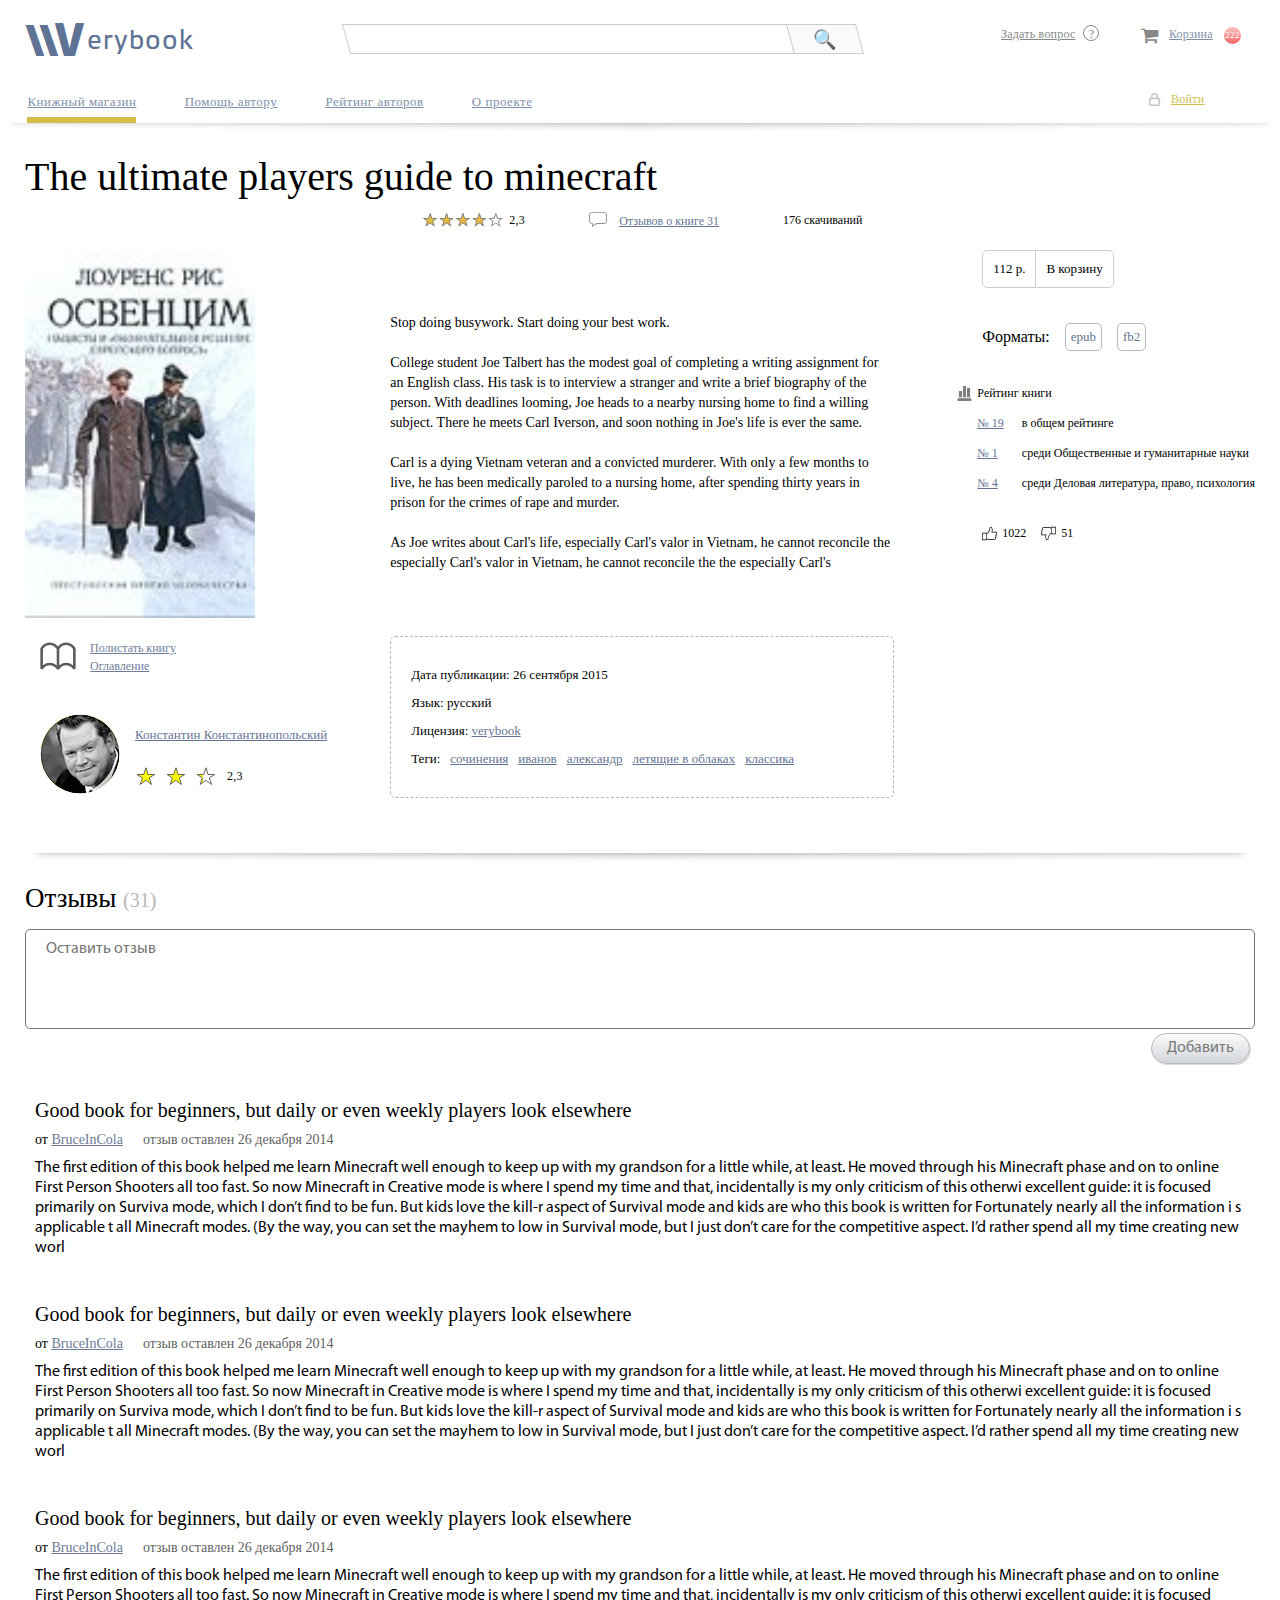
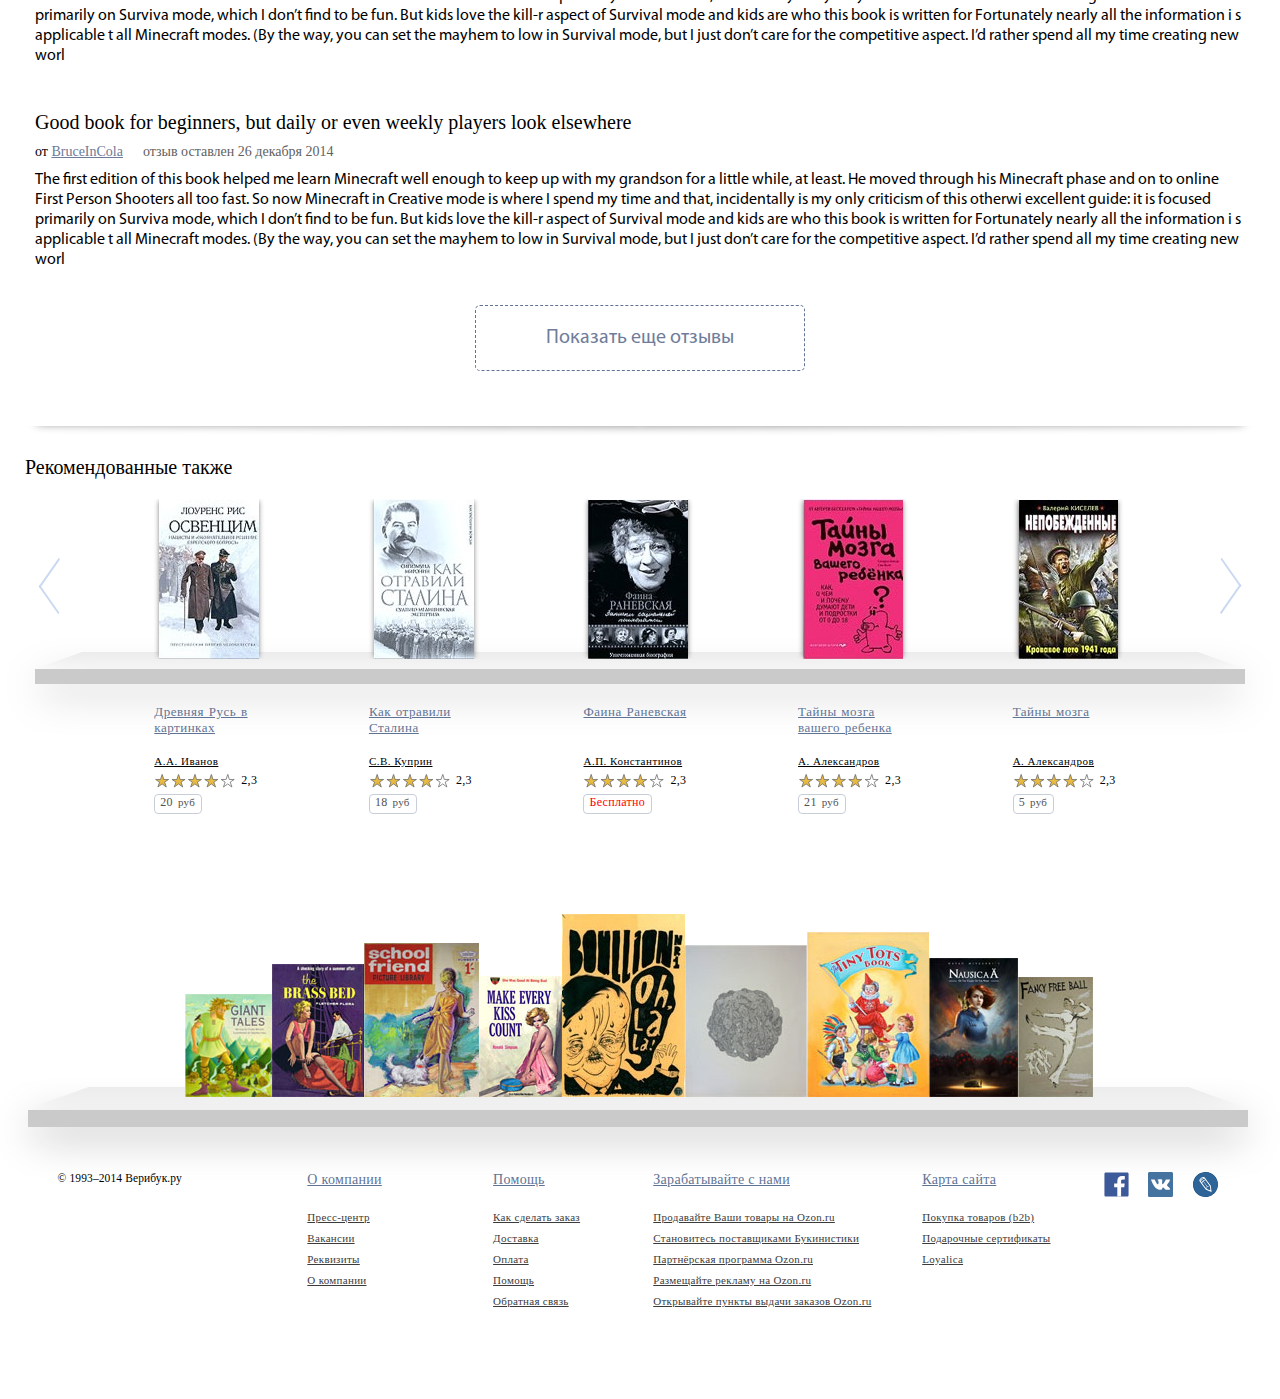
<file: 5. book/book.html>
<!DOCTYPE html>
<html>
	<head>
		<title>Verybook</title>
		<meta charset="UTF-8" />
        <link href="css/book.css" type="text/css" rel="stylesheet" />
	</head>
	<body onload="init()">
        <header>
            <div class="header header1">
                <a href="#" class="logo">
                    <span class="logo-word logo-line logo-line1">\</span>
                    <span class="logo-word logo-line logo-line2">\</span>
                    <span class="logo-word logo-v">V</span>
                    <span class="logo-word logo-erybook">erybook</span>
                </a>
                <div class="search">
                    <label class="search">
                        <input type="text" name="search" autocomplete />
                    </label>
                    <button class="search" />
                </div>
                <div class="ask">
                    <a href="#">Задать вопрос</a>
                </div>
                <div class="cart">
                    <a href="#">Корзина</a>
                </div>
            </div>
            <nav class="header header2">
                <div class="menu">
                    <!-- Для того, чтобы подчеркнуть страницу, которая выбрана, к div добавляется класс menu-item-selected -->
                    <div class="shop menu-item-selected">
                        <a href="#">Книжный магазин</a>
                    </div>
                    <div class="help">
                        <a href="#">Помощь автору</a>
                    </div>
                    <div class="authors-rating">
                        <a href="#">Рейтинг авторов</a>
                    </div>
                    <div class="about">
                        <a href="#">О проекте</a>
                    </div>
                </div>
                <div class="entrance "> <!-- для залогиненого пользователя нужно добавить класс nick -->
                    <a href="#">Войти</a> <!-- для залогиненого пользователя нужно поменять Войти на Логин -->
                </div>
            </nav>
        </header>
		
		<main>
            <div class="book">
                <div class="title">
                    The ultimate players guide to minecraft
                </div>
                <div class="columns">
                    <div class="column column-1">
                        <div class="summary-1">
                        </div>
                        <div class="cover">
                            <img src="img/book1.jpg" width="100" height="160">
                        </div>
                        <ul class="pages">
                            <li class="content">
                                <a href="#">Полистать книгу</a>
                            </li>
                            <li class="content-table">
                                <a href="#">Оглавление</a>
                            </li>
                        </ul>
                        <ul class="authors">
                            <li class="author">
                                <div class="photo">
                                    <img src="img/photo1.jpg" width="80" height="80">
                                </div>
                                <div class="about">
                                    <div class="fullname">
                                        <a href="#">
                                            Константин Константинопольский
                                        </a>
                                    </div>
                                    <div class="rating-3-stars">
                                        <div class="rating-stars"></div>
                                        <div class="rating-number">2,3</div>
                                    </div>
                                </div>
                            </li>
                        </ul>
                    </div>
                    <div class="column column-2">
                        <div class="summary-1">
                            <div class="rating-5-stars">
                                <div class="rating-stars"></div>
                                <div class="rating-number">2,3</div>
                            </div>
                            <div class="reviews">
                                <a href="#reviews">
                                    Отзывов о книге
                                    <span>31</span>
                                </a>
                            </div>
                            <div class="downloads">
                                <span>176</span>
                                скачиваний
                            </div>
                        </div>
                        <div class="description">
                            Stop doing busywork. Start doing your best work.
                            <br><br>
                            College student Joe Talbert has the modest goal of completing a writing assignment for an English class. His task is to interview a stranger and write a brief biography of the person. With deadlines looming, Joe heads to a nearby nursing home to find a willing subject. There he meets Carl Iverson, and soon nothing in Joe's life is ever the same.
                            <br><br>
                            Carl is a dying Vietnam veteran and a convicted murderer. With only a few months to live, he has been medically paroled to a nursing home, after spending thirty years in prison for the crimes of rape and murder. 
                            <br><br>
                            As Joe writes about Carl's life, especially Carl's valor in Vietnam, he cannot reconcile the especially Carl's valor in Vietnam, he cannot reconcile the the especially Carl's
                        </div>
                        <ul class="summary-2">
                            <li class="item">
                                Дата публикации:
                                <span class="date">
                                    26 сентября 2015
                                </span>
                            </li>
                            <li class="item">
                                Язык:
                                <span class="lang">
                                    русский
                                </span>
                            </li>
                            <li class="item">
                                Лицензия:
                                <a class="license" href="#">
                                    verybook
                                </a>
                            </li>
                            <li class="item item-tags">
                                <span>Теги:</span>
                                <ul class="tags">
                                    <li class="tag">
                                        <a href="#">сочинения</a>
                                    </li>                                    
                                    <li class="tag">
                                        <a href="#">иванов</a>
                                    </li>
                                    <li class="tag">
                                        <a href="#">александр</a>
                                    </li>
                                    <li class="tag">
                                        <a href="#">летящие в облаках</a>
                                    </li>
                                    <li class="tag">
                                        <a href="#">классика</a>
                                    </li>
                                </ul>
                            </li>
                        </ul>
                    </div>
                    <div class="column column-3">
                        <div class="summary-1">
                        </div>
                        <div class="buy">
                            <div class="item price">
                                <span class="number">112</span>
                                <span class="currency">р.</span>
                            </div>
                            <a class="item cart-btn" href="#">В корзину</a>
                        </div>
                        <div class="formats">
                            <span>Форматы:</span>
                            <ul class="list">
                                <li class="format">
                                    epub
                                </li>
                                <li class="format">
                                    fb2
                                </li>
                            </ul>
                        </div>
                        <div class="ratings">
                            Рейтинг книги
                            <ul class="list">
                                <li class="item">
                                    <a class="link" href="#">
                                        №
                                        <span>19</span>
                                    </a>
                                    <div class="rating-title">
                                        в
                                        <span>
                                            общем рейтинге
                                        </span>
                                    </div>
                                </li>
                                <li class="item">
                                    <a class="link" href="#">
                                        №
                                        <span>1</span>
                                    </a>
                                    <div class="rating-title">
                                        среди
                                        <span>
                                            Общественные и гуманитарные науки
                                        </span>
                                    </div>
                                </li>
                                <li class="item">
                                    <a class="link" href="#">
                                        №
                                        <span>4</span>
                                    </a>
                                    <div class="rating-title">
                                        среди
                                        <span>
                                            Деловая литература, право, психология
                                        </span>
                                    </div>
                                </li>
                            </ul>
                        </div>
                        <div class="likes">
                            <a class="like" href="#">
                                1022
                            </a>
                            <a class="dislike" href="#">
                                51
                            </a>
                        </div>
                    </div>
                </div>
                
                <div class="shadow">
                </div>
            </div>
            
            <div class="book-reviews" id="reviews">
                <div class="header">
                    Отзывы
                    <span class="count">(<span>31</span>)</span>
                </div>
                <div class="send-review">
                    <!--
                        Открывающий и закрывающий теги textarea должны быть на одной строке, т.к. иначе placeholder не отображается:
                        http://stackoverflow.com/questions/10186913/html5-textarea-placeholder-not-appearing
                    -->
                    <textarea placeholder="Оставить отзыв"></textarea>
                    <a class="send" href="#">Добавить</a>
                </div>
                <ul class="review-list">
                    <li class="review">
                        <div class="title">
                            Good book for beginners, but daily or even weekly players look elsewhere
                        </div>
                        <div class="summary">
                            <div class="reviewer">
                                от
                                <a href="#">BruceInCola</a>
                            </div>
                            <div class="date">
                                отзыв оставлен
                                <span>26 декабря 2014</span>
                            </div>
                        </div>
                        <div class="content">
                            The first edition of this book helped me learn Minecraft well enough to keep up with my grandson for a little while, at least. He moved through his Minecraft phase and on to online First Person Shooters all too fast. So now Minecraft in Creative mode is where I spend my time and that, incidentally is my only criticism of this otherwi excellent guide: it is focused primarily on Surviva mode, which I don’t find to be fun. But kids love the kill-r aspect of Survival mode and kids are who this book is written for Fortunately nearly all the information i s applicable t all Minecraft modes. (By the way, you can set the mayhem to low in Survival mode, but I just don’t care for the competitive aspect. I’d rather spend all my time creating new worl
                        </div>
                    </li>
                    <li class="review">
                        <div class="title">
                            Good book for beginners, but daily or even weekly players look elsewhere
                        </div>
                        <div class="summary">
                            <div class="reviewer">
                                от
                                <a href="#">BruceInCola</a>
                            </div>
                            <div class="date">
                                отзыв оставлен
                                <span>26 декабря 2014</span>
                            </div>
                        </div>
                        <div class="content">
                            The first edition of this book helped me learn Minecraft well enough to keep up with my grandson for a little while, at least. He moved through his Minecraft phase and on to online First Person Shooters all too fast. So now Minecraft in Creative mode is where I spend my time and that, incidentally is my only criticism of this otherwi excellent guide: it is focused primarily on Surviva mode, which I don’t find to be fun. But kids love the kill-r aspect of Survival mode and kids are who this book is written for Fortunately nearly all the information i s applicable t all Minecraft modes. (By the way, you can set the mayhem to low in Survival mode, but I just don’t care for the competitive aspect. I’d rather spend all my time creating new worl
                        </div>
                    </li>
                    <li class="review">
                        <div class="title">
                            Good book for beginners, but daily or even weekly players look elsewhere
                        </div>
                        <div class="summary">
                            <div class="reviewer">
                                от
                                <a href="#">BruceInCola</a>
                            </div>
                            <div class="date">
                                отзыв оставлен
                                <span>26 декабря 2014</span>
                            </div>
                        </div>
                        <div class="content">
                            The first edition of this book helped me learn Minecraft well enough to keep up with my grandson for a little while, at least. He moved through his Minecraft phase and on to online First Person Shooters all too fast. So now Minecraft in Creative mode is where I spend my time and that, incidentally is my only criticism of this otherwi excellent guide: it is focused primarily on Surviva mode, which I don’t find to be fun. But kids love the kill-r aspect of Survival mode and kids are who this book is written for Fortunately nearly all the information i s applicable t all Minecraft modes. (By the way, you can set the mayhem to low in Survival mode, but I just don’t care for the competitive aspect. I’d rather spend all my time creating new worl
                        </div>
                    </li>
                    <li class="review">
                        <div class="title">
                            Good book for beginners, but daily or even weekly players look elsewhere
                        </div>
                        <div class="summary">
                            <div class="reviewer">
                                от
                                <a href="#">BruceInCola</a>
                            </div>
                            <div class="date">
                                отзыв оставлен
                                <span>26 декабря 2014</span>
                            </div>
                        </div>
                        <div class="content">
                            The first edition of this book helped me learn Minecraft well enough to keep up with my grandson for a little while, at least. He moved through his Minecraft phase and on to online First Person Shooters all too fast. So now Minecraft in Creative mode is where I spend my time and that, incidentally is my only criticism of this otherwi excellent guide: it is focused primarily on Surviva mode, which I don’t find to be fun. But kids love the kill-r aspect of Survival mode and kids are who this book is written for Fortunately nearly all the information i s applicable t all Minecraft modes. (By the way, you can set the mayhem to low in Survival mode, but I just don’t care for the competitive aspect. I’d rather spend all my time creating new worl
                        </div>
                    </li>
                </ul>
                <a class="show-more" href="#">
                    Показать еще отзывы
                </a>
                
                <div class="shadow">
                </div>
            </div>
            
            <div class="shelf" id="shelf">
                <div class="title">
                    Рекомендованные также
                </div>
                
                <button class="shelf-part arrow left-arrow"></button>
                <div class="shelf-part shelf-left-part"></div>
                <div class="shelf-part shelf-right-part"></div>
                <div class="shelf-part shelf-bottom-part"></div>
                <button class="shelf-part arrow right-arrow"></button>

                <div class="book-slider-out">
                    <div class="book-slider-in">
                        <a href="#">
                            <img src="img/book1.jpg" >
                        </a>
                        <a href="#">
                            <img src="img/book2.jpg" />
                        </a>
                        <a href="#">
                            <img src="img/book3.jpg" />
                        </a>
                        <a href="#">
                            <img src="img/book4.jpg" />
                        </a>
                        <a href="#">
                            <img src="img/book5.jpg" />
                        </a>
                        <a href="#">
                            <img src="img/book5.jpg" />
                        </a>
                        <a href="#">
                            <img src="img/book4.jpg" />
                        </a>
                        <a href="#">
                            <img src="img/book3.jpg" />
                        </a>
                        <a href="#">
                            <img src="img/book2.jpg" />
                        </a>
                        <a href="#">
                            <img src="img/book1.jpg" />
                        </a>                            
                        <a href="#">
                            <img src="img/book1.jpg" />
                        </a>
                        <a href="#">
                            <img src="img/book2.jpg" />
                        </a>
                        <a href="#">
                            <img src="img/book3.jpg" />
                        </a>
                        <a href="#">
                            <img src="img/book4.jpg" />
                        </a>
                        <a href="#">
                            <img src="img/book5.jpg" />
                        </a>
                    </div>
                </div>

                <div class="book-title-slider-out">
                    <div class="book-title-slider-in">
                        <a href="#">
                            <div class="book-description">
                                <div class="book-title">
                                    Древняя Русь в картинках
                                </div>
                                <div class="book-author">
                                    А.А. Иванов
                                </div>

                                <div class="rating-5-stars">
                                    <div class="rating-stars"></div>
                                    <div class="rating-number">2,3</div>
                                </div>
                                <div class="price">
                                    <span class="number">20</span><span class="currency">руб</span>
                                </div>
                            </div>
                        </a>
                        <a href="#">
                            <div class="book-description">
                                <div class="book-title">
                                    Как отравили Сталина
                                </div>
                                <div class="book-author">
                                    С.В. Куприн
                                </div>

                                <div class="rating-5-stars">
                                    <div class="rating-stars"></div>
                                    <div class="rating-number">2,3</div>
                                </div>
                                <div class="price">
                                    <span class="number">18</span><span class="currency">руб</span>
                                </div>
                            </div>
                        </a>
                        <a href="#">
                            <div class="book-description">
                                <div class="book-title">
                                    Фаина Раневская
                                </div>
                                <div class="book-author">
                                    А.П. Константинов
                                </div>

                                <div class="rating-5-stars">
                                    <div class="rating-stars"></div>
                                    <div class="rating-number">2,3</div>
                                </div>
                                <div class="price">
                                    <span class="number free">Бесплатно</span><span class="currency"></span>
                                </div>
                            </div>
                        </a>
                        <a href="#">
                            <div class="book-description">
                                <div class="book-title">
                                    Тайны мозга вашего ребенка
                                </div>
                                <div class="book-author">
                                    А. Александров
                                </div>

                                <div class="rating-5-stars">
                                    <div class="rating-stars"></div>
                                    <div class="rating-number">2,3</div>
                                </div>
                                <div class="price">
                                    <span class="number">21</span><span class="currency">руб</span>
                                </div>
                            </div>
                        </a>
                        <a href="#">
                            <div class="book-description">
                                <div class="book-title">
                                    Тайны мозга
                                </div>
                                <div class="book-author">
                                    А. Александров
                                </div>

                                <div class="rating-5-stars">
                                    <div class="rating-stars"></div>
                                    <div class="rating-number">2,3</div>
                                </div>
                                <div class="price">
                                    <span class="number">5</span><span class="currency">руб</span>
                                </div>
                            </div>
                        </a>
                        <a href="#">
                            <div class="book-description">
                                <div class="book-title">
                                    Тайны мозга
                                </div>
                                <div class="book-author">
                                    А. Александров
                                </div>

                                <div class="rating-5-stars">
                                    <div class="rating-stars"></div>
                                    <div class="rating-number">2,3</div>
                                </div>
                                <div class="price">
                                    <span class="number">5</span><span class="currency">руб</span>
                                </div>
                            </div>
                        </a>
                        <a href="#">
                            <div class="book-description">
                                <div class="book-title">
                                    Тайны мозга вашего ребенка
                                </div>
                                <div class="book-author">
                                    А. Александров
                                </div>

                                <div class="rating-5-stars">
                                    <div class="rating-stars"></div>
                                    <div class="rating-number">2,3</div>
                                </div>
                                <div class="price">
                                    <span class="number">21</span><span class="currency">руб</span>
                                </div>
                            </div>
                        </a>
                        <a href="#">
                            <div class="book-description">
                                <div class="book-title">
                                    Фаина Раневская
                                </div>
                                <div class="book-author">
                                    А.П. Константинов
                                </div>

                                <div class="rating-5-stars">
                                    <div class="rating-stars"></div>
                                    <div class="rating-number">2,3</div>
                                </div>
                                <div class="price">
                                    <span class="number free">Бесплатно</span><span class="currency"></span>
                                </div>
                            </div>
                        </a>
                        <a href="#">
                            <div class="book-description">
                                <div class="book-title">
                                    Как отравили Сталина
                                </div>
                                <div class="book-author">
                                    С.В. Куприн
                                </div>

                                <div class="rating-5-stars">
                                    <div class="rating-stars"></div>
                                    <div class="rating-number">2,3</div>
                                </div>
                                <div class="price">
                                    <span class="number">18</span><span class="currency">руб</span>
                                </div>
                            </div>
                        </a>
                        <a href="#">
                            <div class="book-description">
                                <div class="book-title">
                                    Древняя Русь в картинках
                                </div>
                                <div class="book-author">
                                    А.А. Иванов
                                </div>

                                <div class="rating-5-stars">
                                    <div class="rating-stars"></div>
                                    <div class="rating-number">2,3</div>
                                </div>
                                <div class="price">
                                    <span class="number">20</span><span class="currency">руб</span>
                                </div>
                            </div>
                        </a>                            
                        <a href="#">
                            <div class="book-description">
                                <div class="book-title">
                                    Древняя Русь в картинках
                                </div>
                                <div class="book-author">
                                    А.А. Иванов
                                </div>

                                <div class="rating-5-stars">
                                    <div class="rating-stars"></div>
                                    <div class="rating-number">2,3</div>
                                </div>
                                <div class="price">
                                    <span class="number">20</span><span class="currency">руб</span>
                                </div>
                            </div>
                        </a>
                        <a href="#">
                            <div class="book-description">
                                <div class="book-title">
                                    Как отравили Сталина
                                </div>
                                <div class="book-author">
                                    С.В. Куприн
                                </div>

                                <div class="rating-5-stars">
                                    <div class="rating-stars"></div>
                                    <div class="rating-number">2,3</div>
                                </div>
                                <div class="price">
                                    <span class="number">18</span><span class="currency">руб</span>
                                </div>
                            </div>
                        </a>
                        <a href="#">
                            <div class="book-description">
                                <div class="book-title">
                                    Фаина Раневская
                                </div>
                                <div class="book-author">
                                    А.П. Константинов
                                </div>

                                <div class="rating-5-stars">
                                    <div class="rating-stars"></div>
                                    <div class="rating-number">2,3</div>
                                </div>
                                <div class="price">
                                    <span class="number free">Бесплатно</span><span class="currency"></span>
                                </div>
                            </div>
                        </a>
                        <a href="#">
                            <div class="book-description">
                                <div class="book-title">
                                    Тайны мозга вашего ребенка
                                </div>
                                <div class="book-author">
                                    А. Александров
                                </div>

                                <div class="rating-5-stars">
                                    <div class="rating-stars"></div>
                                    <div class="rating-number">2,3</div>
                                </div>
                                <div class="price">
                                    <span class="number">21</span><span class="currency">руб</span>
                                </div>
                            </div>
                        </a>
                        <a href="#">
                            <div class="book-description">
                                <div class="book-title">
                                    Тайны мозга
                                </div>
                                <div class="book-author">
                                    А. Александров
                                </div>

                                <div class="rating-5-stars">
                                    <div class="rating-stars"></div>
                                    <div class="rating-number">2,3</div>
                                </div>
                                <div class="price">
                                    <span class="number">5</span><span class="currency">руб</span>
                                </div>
                            </div>
                        </a>
                    </div>
                </div>
            </div>
        </main>
        
        <div class="books-on-shelf">
            <img src="img/bottom-book-1.jpg" />
            <img src="img/bottom-book-2.jpg" />
            <img src="img/bottom-book-3.jpg" />
            <img src="img/bottom-book-4.jpg" />
            <img src="img/bottom-book-5.jpg" />
            <img src="img/bottom-book-6.jpg" />
            <img src="img/bottom-book-7.jpg" />
            <img src="img/bottom-book-8.jpg" />
            <img src="img/bottom-book-9.jpg" />
        </div>
        
		<footer>
            <div class="footer-shelf">
                <div class="footer-shelf shelf-part shelf-left-part"></div>
                <div class="footer-shelf shelf-part shelf-right-part"></div>
                <div class="footer-shelf shelf-part shelf-bottom-part"></div>
            </div>
            
            <div class="under-footer-shelf">
                <div class="copyright">
                    © 1993–2014 Верибук.ру
                </div>
                
                <div class="about-company">
                    <a href="#">
                        О компании
                    </a>
                    <a href="#">
                        Пресс-центр
                    </a>
                    <a href="#">
                        Вакансии
                    </a>
                    <a href="#">
                        Реквизиты
                    </a>
                    <a href="#">
                        О компании
                    </a>
                </div>
                
                <div class="help">
                    <a href="#">
                        Помощь
                    </a>
                    <a href="#">
                        Как сделать заказ
                    </a>
                    <a href="#">
                        Доставка
                    </a>
                    <a href="#">
                        Оплата
                    </a>
                    <a href="#">
                        Помощь
                    </a>
                    <a href="#">
                        Обратная связь
                    </a>
                </div>
                
                <div class="earn-with-us">
                    <a href="#">
                        Зарабатывайте с нами
                    </a>
                    <a href="#">
                        Продавайте Ваши товары на Ozon.ru
                    </a>
                    <a href="#">
                        Становитесь поставщиками Букинистики
                    </a>
                    <a href="#">
                        Партнёрская программа Ozon.ru
                    </a>
                    <a href="#">
                        Размещайте рекламу на Ozon.ru
                    </a>
                    <a href="#">
                        Открывайте пункты выдачи заказов Ozon.ru
                    </a>
                </div>
                
                <div class="site-map">
                    <a href="#">
                        Карта сайта
                    </a>
                    <a href="#">
                        Покупка товаров (b2b)
                    </a>
                    <a href="#">
                        Подарочные сертификаты
                    </a>
                    <a href="#">
                        Loyalica
                    </a>
                </div>
                
                <div class="social-sharing">
                    <a href="https://www.facebook.com/sharer/sharer.php?u=verybook.ru"
                       title="Поделиться Verybook на Facebook"
                       class="share-icon-facebook">
                    </a>
                    <a href="#"
                       title="Поделиться Verybook ВКонтакте"
                       class="share-icon-vk">
                    </a>
                    <a href="#"
                       title="Поделиться Verybook в ЖЖ"
                       class="share-icon-livejournal">
                    </a>
                </div>
            </div>            
		</footer>
	</body>
    <script type="text/javascript" src="js/jquery-2.2.3.min.js"></script>
    <script type="text/javascript" src="js/vb.js"></script>
    <script type="text/javascript" src="js/shelf.js"></script>
</html>
</file>
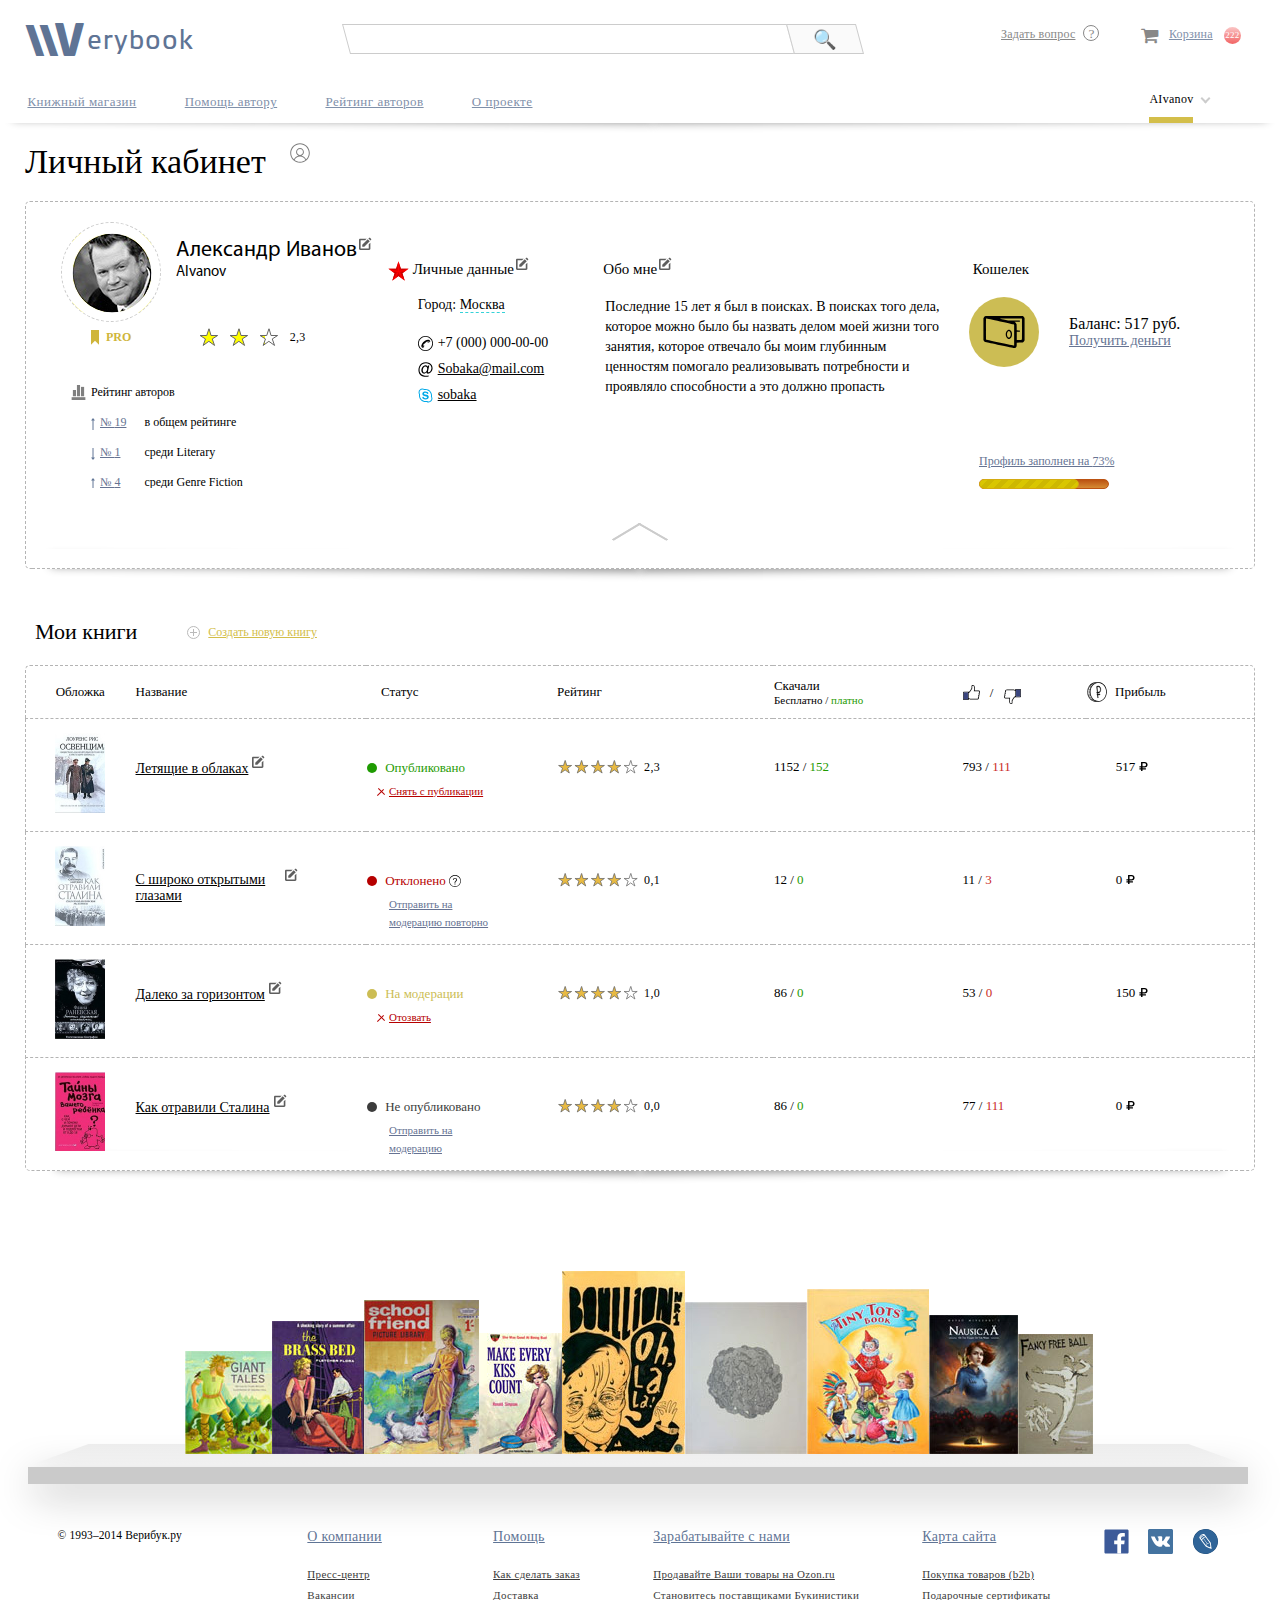
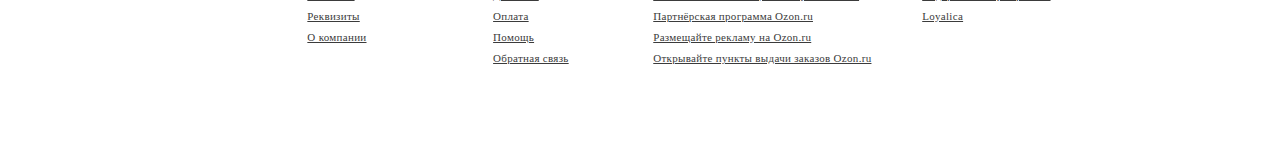
<file: 6. author-pa/author-pa.html>
<!DOCTYPE html>
<html>
	<head>
		<title>Verybook</title>
		<meta charset="UTF-8" />
        <link href="css/author-pa.css" type="text/css" rel="stylesheet" />
        <script src="js/jquery-2.2.3.min.js"></script>
        <script src="js/vb.js"></script>
	</head>
	<body onload="init()">
        <header>
            <div class="header header1">
                <a href="#" class="logo">
                    <span class="logo-word logo-line logo-line1">\</span>
                    <span class="logo-word logo-line logo-line2">\</span>
                    <span class="logo-word logo-v">V</span>
                    <span class="logo-word logo-erybook">erybook</span>
                </a>
                <div class="search">
                    <label class="search">
                        <input type="text" name="search" autocomplete />
                    </label>
                    <button class="search" />
                </div>
                <div class="ask">
                    <a href="#">Задать вопрос</a>
                </div>
                <div class="cart">
                    <a href="#">Корзина</a>
                </div>
            </div>
            <nav class="header header2">
                <div class="menu">
                    <!-- Для того, чтобы подчеркнуть страницу, которая выбрана, к div добавляется класс menu-item-selected -->
                    <div class="shop ">
                        <a href="#">Книжный магазин</a>
                    </div>
                    <div class="help ">
                        <a href="#">Помощь автору</a>
                    </div>
                    <div class="authors-rating ">
                        <a href="#">Рейтинг авторов</a>
                    </div>
                    <div class="about ">
                        <a href="#">О проекте</a>
                    </div>
                </div>
                <div class="entrance nick"> <!-- для залогиненого пользователя нужно добавить класс nick -->
                    <a href="#">AIvanov</a> <!-- для залогиненого пользователя нужно поменять Войти на Логин -->
                </div>
            </nav>
        </header>
		
		<main>
            <div class="author">
                <div class="title">
                    Личный кабинет
                </div>
                <div class="about" id="about">
                    <!-- START (Кнопки сворачивания-разворачивания информации об авторе) - 1-ая часть -->
                    <input class="expand-collapse-block" type="radio" name="expand-collapse-btn" id="expanded" checked>
                    <input class="expand-collapse-block" type="radio" name="expand-collapse-btn" id="collapsed">
                    <label class="expand-collapse-block" for="expanded"></label>
                    <label class="expand-collapse-block" for="collapsed"></label>
                    <!-- END (Кнопки сворачивания-разворачивания информации об авторе) - 1-ая часть -->
                    
                    <div class="columns">
                        <div class="column column-1">
                            <div class="row row-1">
                                <div class="photo">
                                    <img src="img/photo1.jpg" width="80" height="80">
                                </div>
                                <div class="name">
                                    <div class="fullname">
                                        Александр Иванов
                                    </div>
                                    <div class="login">
                                        AIvanov
                                    </div>
                                </div>
                                <a class="edit" href="#"></a>
                            </div>
                            <div class="row row-2">
                                <div class="mark gold"> 
                                    <!-- 
                                        Авторы будут переходить из категории
                                            новичков NEW (цвет - бронза, доп.класс bronze) в
                                            специалисты SPEC (цвет - серебро, доп.класс silver) и далее в 
                                            профессионалы PRO (цвет - золото, доп.класс gold) 
                                    -->
                                    <span>PRO</span>
                                </div>
                                <div class="rating-3-stars">
                                    <div class="rating-stars"></div>
                                    <div class="rating-number">2,3</div>
                                </div>
                            </div>
                            <div class="row row-3">
                                <div class="ratings">
                                    Рейтинг авторов
                                    <ul class="list">
                                        <li class="item">
                                            <div class="dynamic-up ">
                                                <!-- У div.dynamic-up можно использовать доп.класс invert для того, чтобы стрелочку направить вниз -->
                                                <img src="svg/arrow_up.svg" width="71" height="213">
                                            </div>
                                            <a class="link" href="#">
                                                №
                                                <span>19</span>
                                            </a>
                                            <div class="rating-title">
                                                в
                                                <span>
                                                    общем рейтинге
                                                </span>
                                            </div>
                                        </li>
                                        <li class="item">
                                            <div class="dynamic-up invert">
                                                <!-- У div.dynamic-up можно использовать доп.класс invert для того, чтобы стрелочку направить вниз -->
                                                <img src="svg/arrow_up.svg" width="71" height="213">
                                            </div>
                                            <a class="link" href="#">
                                                №
                                                <span>1</span>
                                            </a>
                                            <div class="rating-title">
                                                среди
                                                <span>
                                                    Literary
                                                </span>
                                            </div>
                                        </li>
                                        <li class="item">
                                            <div class="dynamic-up ">
                                                <!-- У div.dynamic-up можно использовать доп.класс invert для того, чтобы стрелочку направить вниз -->
                                                <img src="svg/arrow_up.svg" width="71" height="213">
                                            </div>
                                            <a class="link" href="#">
                                                №
                                                <span>4</span>
                                            </a>
                                            <div class="rating-title">
                                                среди
                                                <span>
                                                    Genre Fiction
                                                </span>
                                            </div>
                                        </li>
                                    </ul>
                                </div>
                            </div>
                        </div>
                        <div class="column column-2">
                            <div class="row row-1">
                                <div class="title">
                                    Личные данные
                                </div>
                                <a class="edit" href="#"></a>
                            </div>
                            <div class="row row-2">
                                <div class="city">
                                    Город:
                                    <span>Москва</span>
                                </div>
                            </div>
                            <div class="row row-3">
                                <div class="phone">
                                    +7 (000) 000-00-00
                                </div>
                                <div class="email">
                                    <a href="mailto:sobaka@mail.com">Sobaka@mail.com</a>
                                </div>
                                <div class="skype">
                                    <a href="skype:sobaka?chat">sobaka</a>
                                </div>
                            </div>
                        </div>
                        <div class="column column-3">
                            <div class="row row-1">
                                <div class="title">
                                    Обо мне
                                </div>
                                <a class="edit" href="#"></a>
                            </div>
                            <div class="row row-2">
                                <div class="description">
                                    Последние 15 лет я был в поисках. В поисках того дела, которое можно было бы назвать делом моей жизни того занятия, которое отвечало бы моим глубинным ценностям помогало реализовывать потребности и проявляло способности а это должно пропасть
                                </div>
                            </div>
                        </div>
                        <div class="column column-4">
                            <div class="row row-1">
                                <div class="title">
                                    Кошелек
                                </div>
                            </div>
                            <div class="row row-2">
                                <div class="wallet-icon">
                                </div>
                                <div class="wallet">
                                    <div class="balance">
                                        Баланс:
                                        <span class="number">517</span>
                                        <span class="currency">руб.</span>
                                    </div>
                                    <a class="get-money" href="#">Получить деньги</a>
                                </div>
                            </div>
                            <div class="row row-3">
                                <div class="profile-completeness">
                                    <a class="text" href="#">
                                        Профиль заполнен на <span>73</span>%
                                    </a>
                                    <div class="progress-bar">
                                    </div>
                                </div>
                            </div>
                        </div>
                    </div>
                    
                    <!-- START (Кнопки сворачивания-разворачивания информации об авторе) - 2-ая часть -->
                    <div class="expand-collapse-block">
                    </div>
                    <!-- END (Кнопки сворачивания-разворачивания информации об авторе) - 2-ая часть -->
                    
                    <div class="shadow-under">
                    </div>
                </div>
            </div>
            
            <div class="books">
                <div class="header">
                    <div class="title">
                        Мои книги
                    </div>
                    <a class="create-book" href="#">
                        <span class="plus"></span>
                        <span class="text">
                            Создать новую книгу
                        </span>
                    </a>
                </div>
                <div class="table-with-shadow">
                    <table class="table">
                        <thead class="thead">
                            <tr class="tr">
                                <th class="th cover">
                                    Обложка
                                </th>
                                <th class="th title">
                                    Название
                                </th>
                                <th class="th status">
                                    Статус
                                </th>
                                <th class="th rating">
                                    Рейтинг
                                </th>
                                <th class="th download">
                                    <div class="th-1">
                                        Скачали
                                    </div>
                                    <div class="th-2">
                                        <span class="free">Бесплатно</span> / <span class="paid">платно</span>
                                    </div>
                                </th>
                                <th class="th likes">
                                    <span class="like"></span> / <span class="dislike"></span>
                                </th>
                                <th class="th profit">
                                    <span>Прибыль</span>
                                </th>
                            </tr>
                        </thead>
                        <tbody class="tbody">
                            <tr class="tr">
                                <td class="td cover">
                                    <img src="img/book1.jpg" width="100" height="160">
                                </td>
                                <td class="td title">
                                    <a class="book" href="#">
                                        Летящие в облаках
                                    </a>
                                    <a class="edit" href="#"></a>                            
                                </td>
                                <td class="td status">
                                    <div class="current-status published">
                                        <!--
                                            published - это доп.класс для статуса Опубликовано
                                            rejected - это доп.класс для статуса Отклонено (будет приводить к появлению ссылки с классом rejected)
                                            on-moderation - это доп.класс для статуса На модерации
                                            not-published - это доп.класс для статуса Не опубликовано
                                        -->
                                        <span class="text">Опубликовано</span>
                                        <a class="rejected" href="#"></a>
                                    </div>
                                    <ul class="actions">
                                        <li class="action withdraw">
                                            <!--
                                                withdraw - действия, связанные с отзывом или снятием с публикации
                                                publish  - действия, связанные с отправкой на модерацию
                                            -->
                                            <a href="#">Снять с публикации</a>
                                        </li>
                                    </ul>
                                </td>
                                <td class="td rating">
                                    <div class="rating-5-stars">
                                        <div class="rating-stars"></div>
                                        <div class="rating-number">2,3</div>
                                    </div>
                                </td>
                                <td class="td download">
                                    <span class="free">1152</span> / <span class="paid">152</span>
                                </td>
                                <td class="td likes">
                                    <span class="like">793</span> / <span class="dislike">111</span>
                                </td>
                                <td class="td profit">
                                    <span class="number">517</span>
                                    <span class="currency">
                                        <img src="svg/ruble-currency-sign.svg" width="511" height="511">
                                    </span>
                                </td>
                            </tr>
                            <tr class="tr">
                                <td class="td cover">
                                    <img src="img/book2.jpg" width="100" height="160">
                                </td>
                                <td class="td title">
                                    <a class="book" href="#">
                                        С широко открытыми глазами
                                    </a>
                                    <a class="edit" href="#"></a>                            
                                </td>
                                <td class="td status">
                                    <div class="current-status rejected">
                                        <!--
                                            published - это доп.класс для статуса Опубликовано
                                            rejected - это доп.класс для статуса Отклонено (будет приводить к появлению ссылки с классом rejected)
                                            on-moderation - это доп.класс для статуса На модерации
                                            not-published - это доп.класс для статуса Не опубликовано
                                        -->
                                        <span class="text">Отклонено</span>
                                        <a class="rejected" href="#"></a>
                                    </div>
                                    <ul class="actions">
                                        <li class="action publish">
                                            <!--
                                                withdraw - действия, связанные с отзывом или снятием с публикации
                                                publish  - действия, связанные с отправкой на модерацию
                                            -->
                                            <a href="#">Отправить на модерацию повторно</a>
                                        </li>
                                    </ul>
                                </td>
                                <td class="td rating">
                                    <div class="rating-5-stars">
                                        <div class="rating-stars"></div>
                                        <div class="rating-number">0,1</div>
                                    </div>
                                </td>
                                <td class="td download">
                                    <span class="free">12</span> / <span class="paid">0</span>
                                </td>
                                <td class="td likes">
                                    <span class="like">11</span> / <span class="dislike">3</span>
                                </td>
                                <td class="td profit">
                                    <span class="number">0</span>
                                    <span class="currency">
                                        <img src="svg/ruble-currency-sign.svg" width="511" height="511">
                                    </span>
                                </td>
                            </tr>
                            <tr class="tr">
                                <td class="td cover">
                                    <img src="img/book3.jpg" width="100" height="160">
                                </td>
                                <td class="td title">
                                    <a class="book" href="#">
                                        Далеко за горизонтом
                                    </a>
                                    <a class="edit" href="#"></a>                            
                                </td>
                                <td class="td status">
                                    <div class="current-status on-moderation">
                                        <!--
                                            published - это доп.класс для статуса Опубликовано
                                            rejected - это доп.класс для статуса Отклонено (будет приводить к появлению ссылки с классом rejected)
                                            on-moderation - это доп.класс для статуса На модерации
                                            not-published - это доп.класс для статуса Не опубликовано
                                        -->
                                        <span class="text">На модерации</span>
                                        <a class="rejected" href="#"></a>
                                    </div>
                                    <ul class="actions">
                                        <li class="action withdraw">
                                            <!--
                                                withdraw - действия, связанные с отзывом или снятием с публикации
                                                publish  - действия, связанные с отправкой на модерацию
                                            -->
                                            <a href="#">Отозвать</a>
                                        </li>
                                    </ul>
                                </td>
                                <td class="td rating">
                                    <div class="rating-5-stars">
                                        <div class="rating-stars"></div>
                                        <div class="rating-number">1,0</div>
                                    </div>
                                </td>
                                <td class="td download">
                                    <span class="free">86</span> / <span class="paid">0</span>
                                </td>
                                <td class="td likes">
                                    <span class="like">53</span> / <span class="dislike">0</span>
                                </td>
                                <td class="td profit">
                                    <span class="number">150</span>
                                    <span class="currency">
                                        <img src="svg/ruble-currency-sign.svg" width="511" height="511">
                                    </span>
                                </td>
                            </tr>
                            <tr class="tr">
                                <td class="td cover">
                                    <img src="img/book4.jpg" width="100" height="160">
                                </td>
                                <td class="td title">
                                    <a class="book" href="#">
                                        Как отравили Сталина
                                    </a>
                                    <a class="edit" href="#"></a>                            
                                </td>
                                <td class="td status">
                                    <div class="current-status not-published">
                                        <!--
                                            published - это доп.класс для статуса Опубликовано
                                            rejected - это доп.класс для статуса Отклонено (будет приводить к появлению ссылки с классом rejected)
                                            on-moderation - это доп.класс для статуса На модерации
                                            not-published - это доп.класс для статуса Не опубликовано
                                        -->
                                        <span class="text">Не опубликовано</span>
                                        <a class="rejected" href="#"></a>
                                    </div>
                                    <ul class="actions">
                                        <li class="action publish">
                                            <!--
                                                withdraw - действия, связанные с отзывом или снятием с публикации
                                                publish  - действия, связанные с отправкой на модерацию
                                            -->
                                            <a href="#">Отправить на модерацию</a>
                                        </li>
                                    </ul>
                                </td>
                                <td class="td rating">
                                    <div class="rating-5-stars">
                                        <div class="rating-stars"></div>
                                        <div class="rating-number">0,0</div>
                                    </div>
                                </td>
                                <td class="td download">
                                    <span class="free">86</span> / <span class="paid">0</span>
                                </td>
                                <td class="td likes">
                                    <span class="like">77</span> / <span class="dislike">111</span>
                                </td>
                                <td class="td profit">
                                    <span class="number">0</span>
                                    <span class="currency">
                                        <img src="svg/ruble-currency-sign.svg" width="511" height="511">
                                    </span>
                                </td>
                            </tr>
                        </tbody>
                    </table>

                    <div class="shadow-under">
                    </div>
                </div>
            </div>
        </main>
        
        <div class="books-on-shelf">
            <img src="img/bottom-book-1.jpg" />
            <img src="img/bottom-book-2.jpg" />
            <img src="img/bottom-book-3.jpg" />
            <img src="img/bottom-book-4.jpg" />
            <img src="img/bottom-book-5.jpg" />
            <img src="img/bottom-book-6.jpg" />
            <img src="img/bottom-book-7.jpg" />
            <img src="img/bottom-book-8.jpg" />
            <img src="img/bottom-book-9.jpg" />
        </div>
        
		<footer>
            <div class="footer-shelf">
                <div class="footer-shelf shelf-part shelf-left-part"></div>
                <div class="footer-shelf shelf-part shelf-right-part"></div>
                <div class="footer-shelf shelf-part shelf-bottom-part"></div>
            </div>
            
            <div class="under-footer-shelf">
                <div class="copyright">
                    © 1993–2014 Верибук.ру
                </div>
                
                <div class="about-company">
                    <a href="#">
                        О компании
                    </a>
                    <a href="#">
                        Пресс-центр
                    </a>
                    <a href="#">
                        Вакансии
                    </a>
                    <a href="#">
                        Реквизиты
                    </a>
                    <a href="#">
                        О компании
                    </a>
                </div>
                
                <div class="help">
                    <a href="#">
                        Помощь
                    </a>
                    <a href="#">
                        Как сделать заказ
                    </a>
                    <a href="#">
                        Доставка
                    </a>
                    <a href="#">
                        Оплата
                    </a>
                    <a href="#">
                        Помощь
                    </a>
                    <a href="#">
                        Обратная связь
                    </a>
                </div>
                
                <div class="earn-with-us">
                    <a href="#">
                        Зарабатывайте с нами
                    </a>
                    <a href="#">
                        Продавайте Ваши товары на Ozon.ru
                    </a>
                    <a href="#">
                        Становитесь поставщиками Букинистики
                    </a>
                    <a href="#">
                        Партнёрская программа Ozon.ru
                    </a>
                    <a href="#">
                        Размещайте рекламу на Ozon.ru
                    </a>
                    <a href="#">
                        Открывайте пункты выдачи заказов Ozon.ru
                    </a>
                </div>
                
                <div class="site-map">
                    <a href="#">
                        Карта сайта
                    </a>
                    <a href="#">
                        Покупка товаров (b2b)
                    </a>
                    <a href="#">
                        Подарочные сертификаты
                    </a>
                    <a href="#">
                        Loyalica
                    </a>
                </div>
                
                <div class="social-sharing">
                    <a href="https://www.facebook.com/sharer/sharer.php?u=verybook.ru"
                       title="Поделиться Verybook на Facebook"
                       class="share-icon-facebook">
                    </a>
                    <a href="#"
                       title="Поделиться Verybook ВКонтакте"
                       class="share-icon-vk">
                    </a>
                    <a href="#"
                       title="Поделиться Verybook в ЖЖ"
                       class="share-icon-livejournal">
                    </a>
                </div>
            </div>            
		</footer>
	</body>
</html>
</file>
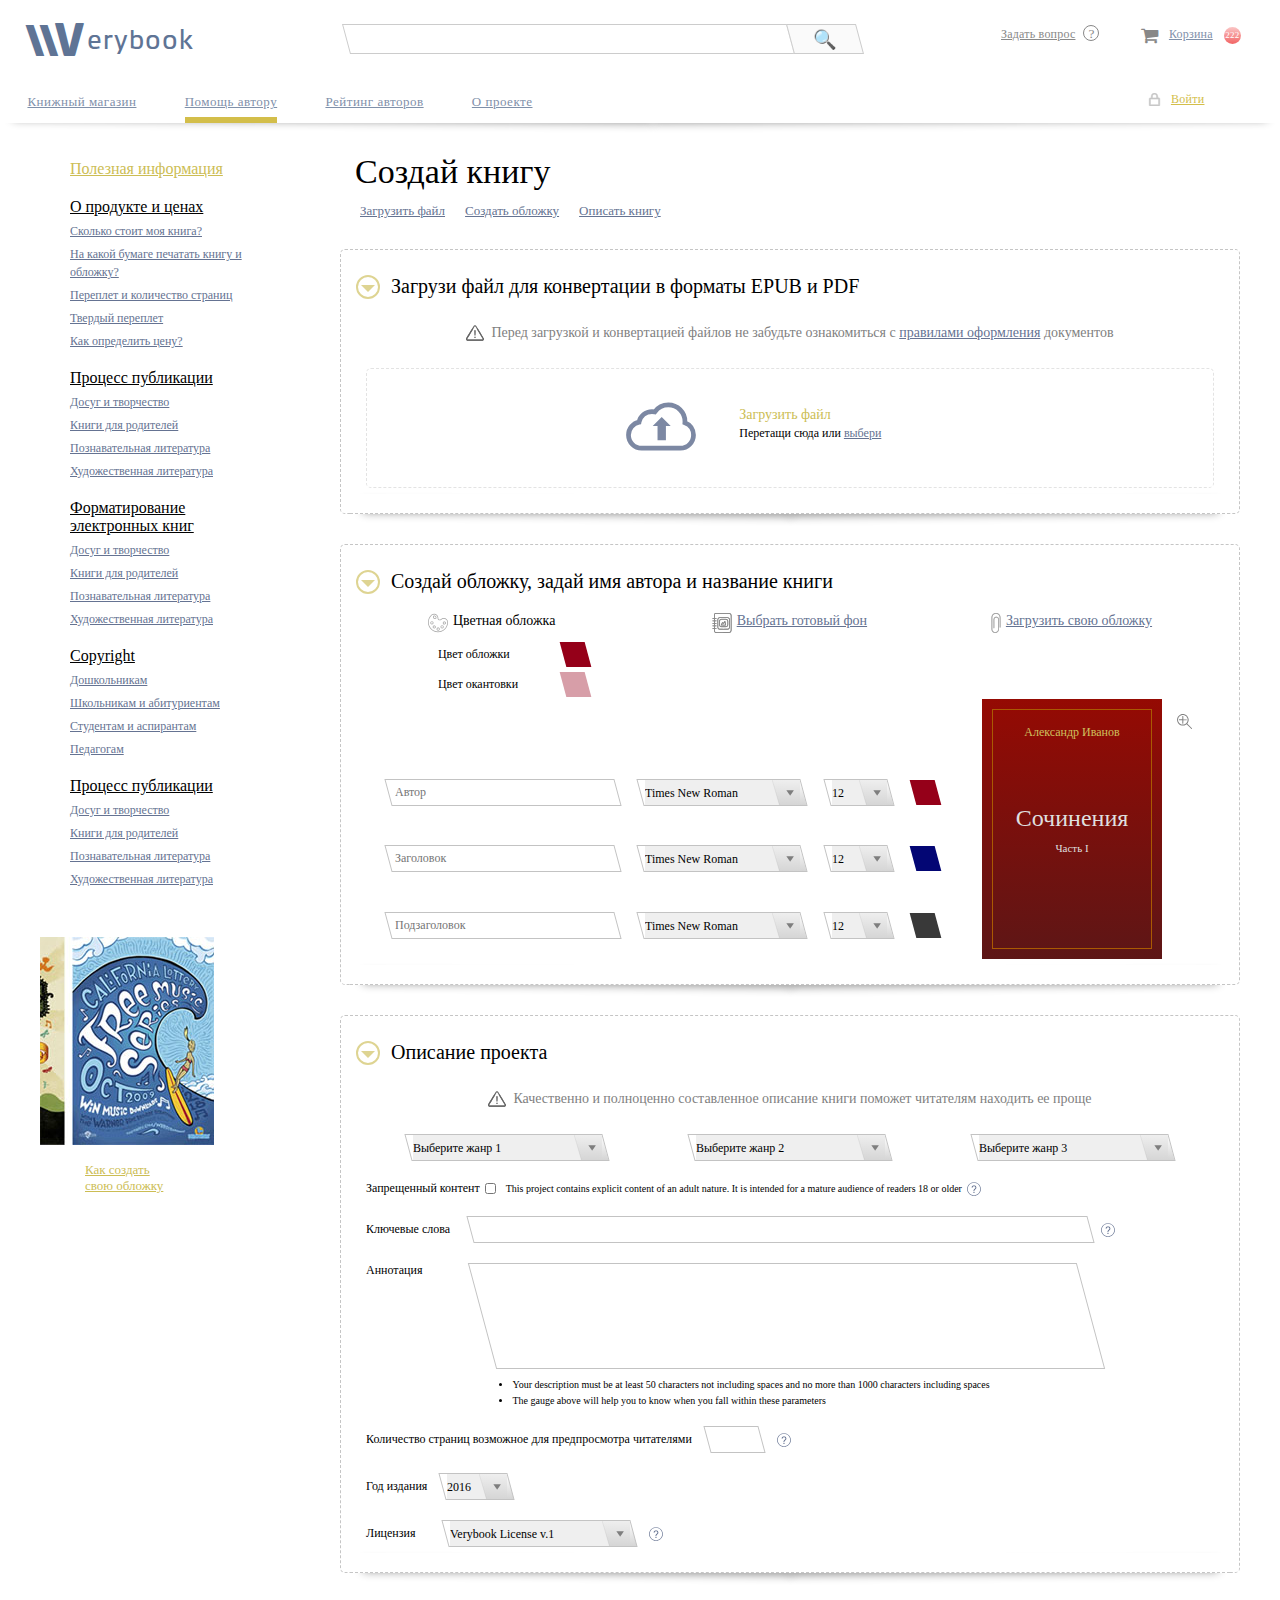
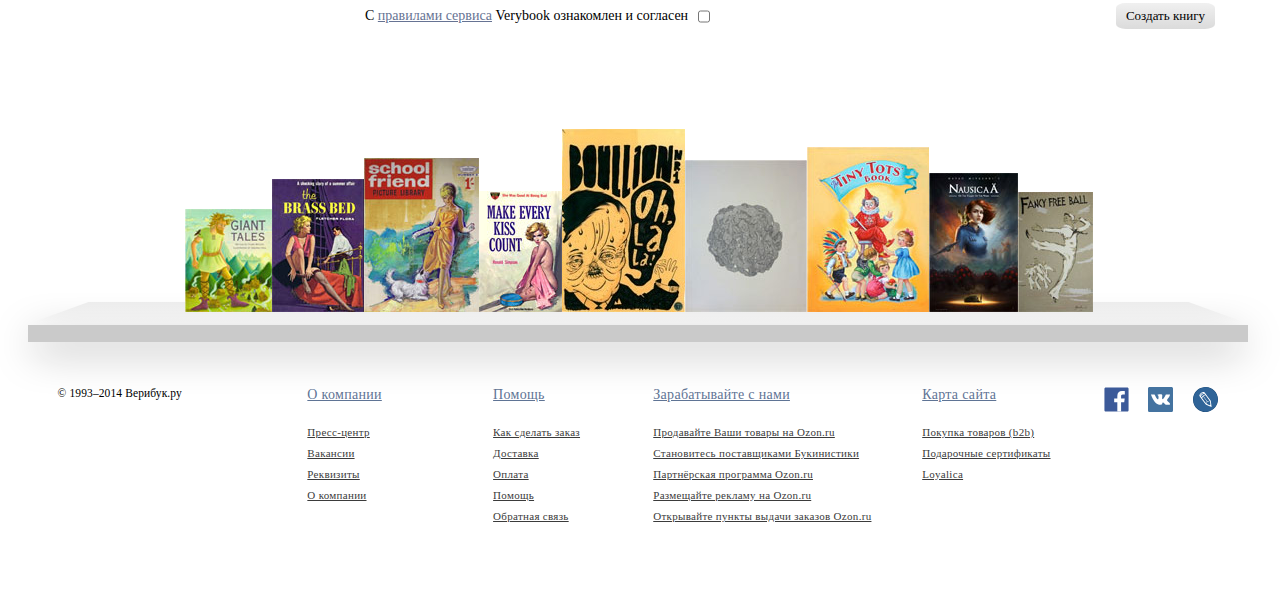
<file: 7. create-ebook/create-ebook.html>
<!DOCTYPE html>
<html>
	<head>
		<title>Verybook</title>
		<meta charset="UTF-8" />
        <link href="css/create-ebook.css" type="text/css" rel="stylesheet" />
	</head>
	<body onload="init()">
        <header>
            <div class="header header1">
                <a href="#" class="logo">
                    <span class="logo-word logo-line logo-line1">\</span>
                    <span class="logo-word logo-line logo-line2">\</span>
                    <span class="logo-word logo-v">V</span>
                    <span class="logo-word logo-erybook">erybook</span>
                </a>
                <div class="search">
                    <label class="search">
                        <input type="text" name="search" autocomplete />
                    </label>
                    <button class="search" />
                </div>
                <div class="ask">
                    <a href="#">Задать вопрос</a>
                </div>
                <div class="cart">
                    <a href="#">Корзина</a>
                </div>
            </div>
            <nav class="header header2">
                <div class="menu">
                    <!-- Для того, чтобы подчеркнуть страницу, которая выбрана, к div добавляется класс menu-item-selected -->
                    <div class="shop ">
                        <a href="#">Книжный магазин</a>
                    </div>
                    <div class="help menu-item-selected">
                        <a href="#">Помощь автору</a>
                    </div>
                    <div class="authors-rating ">
                        <a href="#">Рейтинг авторов</a>
                    </div>
                    <div class="about ">
                        <a href="#">О проекте</a>
                    </div>
                </div>
                <div class="entrance "> <!-- для залогиненого пользователя нужно добавить класс nick -->
                    <a href="#">Войти</a> <!-- для залогиненого пользователя нужно поменять Войти на Логин -->
                </div>
            </nav>
        </header>
		
		<main>
            <div class="column-1">
                <ul class="useful-info">
                    <li class="useful-item h2">
                        <h2>Полезная информация</h2>
                    </li>
                    <li class="useful-item h3">
                        <h3>О продукте и ценах</h3>
                        <ul class="links">
                            <li class="link">
                                <a href="#">Сколько стоит моя книга?</a>
                            </li>
                            <li class="link">
                                <a href="#">На какой бумаге печатать книгу и обложку?</a>
                            </li>
                            <li class="link">
                                <a href="#">Переплет и количество страниц</a>
                            </li>
                            <li class="link">
                                <a href="#">Твердый переплет</a>
                            </li>
                            <li class="link">
                                <a href="#">Как определить цену?</a>
                            </li>
                        </ul>
                    </li>
                    <li class="useful-item h3">
                        <h3>Процесс публикации</h3>
                        <ul class="links">
                            <li class="link">
                                <a href="#">Досуг и творчество</a>
                            </li>
                            <li class="link">
                                <a href="#">Книги для родителей</a>
                            </li>
                            <li class="link">
                                <a href="#">Познавательная литература</a>
                            </li>
                            <li class="link">
                                <a href="#">Художественная литература</a>
                            </li>
                        </ul>
                    </li>
                    <li class="useful-item h3">
                        <h3>Форматирование электронных книг</h3>
                        <ul class="links">
                            <li class="link">
                                <a href="#">Досуг и творчество</a>
                            </li>
                            <li class="link">
                                <a href="#">Книги для родителей</a>
                            </li>
                            <li class="link">
                                <a href="#">Познавательная литература</a>
                            </li>
                            <li class="link">
                                <a href="#">Художественная литература</a>
                            </li>
                        </ul>
                    </li>
                    <li class="useful-item h3">
                        <h3>Copyright</h3>
                        <ul class="links">
                            <li class="link">
                                <a href="#">Дошкольникам</a>
                            </li>
                            <li class="link">
                                <a href="#">Школьникам и абитуриентам</a>
                            </li>
                            <li class="link">
                                <a href="#">Студентам и аспирантам</a>
                            </li>
                            <li class="link">
                                <a href="#">Педагогам</a>
                            </li>
                        </ul>
                    </li>
                    <li class="useful-item h3">
                        <h3>Процесс публикации</h3>
                        <ul class="links">
                            <li class="link">
                                <a href="#">Досуг и творчество</a>
                            </li>
                            <li class="link">
                                <a href="#">Книги для родителей</a>
                            </li>
                            <li class="link">
                                <a href="#">Познавательная литература</a>
                            </li>
                            <li class="link">
                                <a href="#">Художественная литература</a>
                            </li>
                        </ul>
                    </li>
                </ul>
                
                <div class="own-cover">
                    <a href="#">Как создать свою обложку</a>
                </div>
            </div>
            
            <div class="column-2">
                <div class="header">
                    <h1>Создай книгу</h1>
                    <ul class="nav">
                        <li class="upload">
                            <a href="#upload">Загрузить файл</a>
                        </li>
                        <li class="cover">
                            <a href="#cover">Создать обложку</a>
                        </li>
                        <li class="description">
                            <a href="#description">Описать книгу</a>
                        </li>
                    </ul>
                </div>
                <form class="book" method="post" action="/">
                    <fieldset id="upload">
                        <div class="upload">
                            <h2>Загрузи файл для конвертации в форматы EPUB и PDF</h2>
                            
                            <div class="warning">
                                Перед загрузкой и конвертацией файлов не забудьте ознакомиться с <a class="rules" href="#">правилами оформления</a> документов
                            </div>
                            
                            <div class="content">
                                <div class="title">
                                    Загрузить файл
                                </div>
                                <div class="drag-or-choose">
                                    Перетащи сюда или <span class="pseudo-link">выбери</span>
                                </div>
                                <input type="file" name="file">
                            </div>
                            <div class="test-file">
                                <div class="file">
                                    <span class="file-name">
                                        prestupleniya_i_nakazaniya.doc
                                    </span>
                                    <span class="file-size">
                                        <span class="parenthesis left-parenthesis">(</span>
                                        <span class="size">52 мб</span>
                                        <span class="parenthesis right-parenthesis">)</span>
                                    </span>
                                    <a class="remove-file" href="#" title="Удалить файл из списка загруженных">+</a>
                                </div>
                                <button class="test-file-btn">Проверить загруженный файл</button>
                            </div>
                        </div>
                        <div class="shadow-under">
                        </div>
                    </fieldset>
                    
                    <fieldset id="cover">
                        <div class="cover">
                            <h2>Создай обложку, задай имя автора и название книги</h2>
                            
                            <ul class="types">
                                <li class="type color-cover">
                                    <div class="title">
                                        Цветная обложка
                                    </div>
                                    <div class="color-pickers">
                                        <div class="background">
    <!--
                                            <a class="color-picker" href="#">
                                                Цвет обложки
                                                <input type="hidden" name="background-color" value="#950019">
                                            </a>
    -->
                                            <!-- Не все браузеры поддерживают input type="color" -->
<!--
                                            <div class="color-picker">
                                                <label class="text" for="background-color">
                                                    Цвет обложки
                                                </label>
                                                <input type="color" name="background-color" value="#950019" id="background-color">
                                            </div>
-->
                                            <div class="color-picker" data-color="#950019" data-close="true">
                                                <label class="text" for="background-color">
                                                    Цвет обложки
                                                </label>
                                                <div class="color-picker-toggle">
                                                    <div class="color-picker-icon" >
                                                    </div>
                                                    <input type="hidden" name="background-color" id="background-color">
                                                </div>
                                                <div class="color-picker-popover">
                                                    <canvas class="color-picker-palette" width="384" height="256">
                                                    </canvas>
                                                </div>
                                            </div>
                                        </div>
                                        <div class="border">
    <!--
                                            <a class="color-picker" href="#">
                                                Цвет окантовки
                                                <input type="hidden" name="border-color" value="#d79ea8">
                                            </a>
    -->
                                            <!-- Не все браузеры поддерживают input type="color" -->
<!--
                                            <div class="color-picker">
                                                <label class="text" for="border-color">
                                                    Цвет окантовки
                                                </label>
                                                <input type="color" name="border-color" value="#d79ea8" id="border-color">
                                            </div>
-->
                                            <div class="color-picker" data-color="#d79ea8" data-close="true">
                                                <label class="text" for="border-color">
                                                    Цвет окантовки
                                                </label>
                                                <div class="color-picker-toggle">
                                                    <div class="color-picker-icon">
                                                    </div>
                                                    <input type="hidden" name="border-color" id="border-color">
                                                </div>
                                                <div class="color-picker-popover">
                                                    <canvas class="color-picker-palette" width="384" height="256">
                                                    </canvas>
                                                </div>
                                            </div>
                                        </div>
                                    </div>
                                </li>
                                <li class="type select-cover">
                                    <a href="#">Выбрать готовый фон</a>
                                </li>
                                <li class="type upload-cover">
                                    <a href="#">Загрузить свою обложку</a>
                                </li>
                            </ul>

                            <div class="text-on-cover-and-preview">
                                <div class="table text-on-cover">
                                    <div class="tr author">
                                        <div class="td">
                                            <div class="skew-outer">
                                                <input class="skew-inner" type="text" name="author-name" placeholder="Автор">
                                            </div>
                                        </div>
                                        <div class="td">
                                            <div class="skew-outer select">
                                                <select class="skew-inner font-name" name="author-font-name">
                                                    <option value="Courier New">Courier New</option>
                                                    <option value="Times New Roman" selected>Times New Roman</option>
                                                </select>
                                            </div>
                                        </div>
                                        <div class="td">
                                            <div class="skew-outer select">
                                                <select class="skew-inner font-size" name="author-font-size">
                                                    <option value="12" selected>12</option>
                                                    <option value="14">14</option>
                                                </select>
                                            </div>
                                        </div>
                                        <div class="td">
<!--
                                            <a class="color-picker" href="#">
                                                <input type="hidden" name="author-color" value="#950019">
                                            </a>
-->
                                            <!-- Не все браузеры поддерживают input type="color" -->
<!--                                            <input type="color" name="author-color" value="#950019">-->
                                            <div class="color-picker" data-color="#950019" data-close="true">
                                                <div class="color-picker-toggle">
                                                    <div class="color-picker-icon">
                                                    </div>
                                                    <input type="hidden" name="author-color">
                                                </div>
                                                <div class="color-picker-popover">
                                                    <canvas class="color-picker-palette" width="384" height="256">
                                                    </canvas>
                                                </div>
                                            </div>
                                        </div>
                                    </div>
                                    <div class="tr ebook-title">
                                        <div class="td">
                                            <div class="skew-outer">
                                                <input class="skew-inner" type="text" name="title" placeholder="Заголовок">
                                            </div>
                                        </div>
                                        <div class="td">
                                            <div class="skew-outer select">
                                                <select class="skew-inner font-name" name="title-font-name">
                                                    <option value="Courier New">Courier New</option>
                                                    <option value="Times New Roman" selected>Times New Roman</option>
                                                </select>
                                            </div>
                                        </div>
                                        <div class="td">
                                            <div class="skew-outer select">
                                                <select class="skew-inner font-size" name="title-font-size">
                                                    <option value="12" selected>12</option>
                                                    <option value="14">14</option>
                                                </select>
                                            </div>
                                        </div>
                                        <div class="td">
<!--
                                            <a class="color-picker" href="#">
                                                <input type="hidden" name="title-color" value="#030674">
                                            </a>
-->
                                            <!-- Не все браузеры поддерживают input type="color" -->
<!--                                            <input type="color" name="title-color" value="#030674">-->
                                            <div class="color-picker" data-color="#030674" data-close="true">
                                                <div class="color-picker-toggle">
                                                    <div class="color-picker-icon">
                                                    </div>
                                                    <input type="hidden" name="title-color">
                                                </div>
                                                <div class="color-picker-popover">
                                                    <canvas class="color-picker-palette" width="384" height="256">
                                                    </canvas>
                                                </div>
                                            </div>
                                        </div>
                                    </div>
                                    <div class="tr ebook-subtitle">
                                        <div class="td">
                                            <div class="skew-outer">
                                                <input class="skew-inner" type="text" name="subtitle" placeholder="Подзаголовок">
                                            </div>
                                        </div>
                                        <div class="td">
                                            <div class="skew-outer select">
                                                <select class="skew-inner font-name" name="subtitle-font-name">
                                                    <option value="Courier New">Courier New</option>
                                                    <option value="Times New Roman" selected>Times New Roman</option>
                                                </select>
                                            </div>
                                        </div>
                                        <div class="td">
                                            <div class="skew-outer select">
                                                <select class="skew-inner font-size" name="subtitle-font-size">
                                                    <option value="12" selected>12</option>
                                                    <option value="14">14</option>
                                                </select>
                                            </div>
                                        </div>
                                        <div class="td">
<!--
                                            <a class="color-picker" href="#">
                                                <input type="hidden" name="subtitle-color" value="#393939">
                                            </a>
-->
                                            <!-- Не все браузеры поддерживают input type="color" -->
<!--                                            <input type="color" name="subtitle-color" value="#393939">-->
                                            <div class="color-picker" data-color="#393939" data-close="true">
                                                <div class="color-picker-toggle">
                                                    <div class="color-picker-icon">
                                                    </div>
                                                    <input type="hidden" name="subtitle-color">
                                                </div>
                                                <div class="color-picker-popover">
                                                    <canvas class="color-picker-palette" width="384" height="256">
                                                    </canvas>
                                                </div>
                                            </div>
                                        </div>
                                    </div>
                                </div>
                                
                                <div class="preview">
                                    <div class="canvas">
                                        <div class="frame">
                                            <div class="author">
                                                Александр Иванов
                                            </div>
                                            <div class="title">
                                                Сочинения
                                            </div>
                                            <div class="subtitle">
                                                Часть I
                                            </div>
                                        </div>
                                    </div>
                                    
                                    <a class="magnify" href="#"></a>
                                </div>
                            </div>
                        </div>
                        <div class="shadow-under">
                        </div>
                    </fieldset>
                    
                    <fieldset id="description">
                        <div class="description">
                            <h2>Описание проекта</h2>
                            
                            <div class="warning">
                                Качественно и полноценно составленное описание книги поможет читателям находить ее проще
                            </div>

                            <div class="genres">
                                <div class="skew-outer select">
                                    <select class="skew-inner genre" name="genre-1">
                                        <option value="" selected hidden>Выберите жанр 1</option>
                                        <option value=""></option>

                                        <option value="Искусство сочинять детективы">Искусство сочинять детективы</option>
                                        <option value="Детектив">Детектив</option>
                                        <option value="Ужасы">Ужасы</option>
                                        <option value="Триллер">Триллер</option>
                                    </select>
                                </div>
                                <div class="skew-outer select">
                                    <select class="skew-inner genre" name="genre-2">
                                        <option value="" selected hidden>Выберите жанр 2</option>
                                        <option value=""></option>

                                        <option value="Искусство сочинять детективы">Искусство сочинять детективы</option>
                                        <option value="Детектив">Детектив</option>
                                        <option value="Ужасы">Ужасы</option>
                                        <option value="Триллер">Триллер</option>
                                    </select>
                                </div>
                                <div class="skew-outer select">
                                    <select class="skew-inner genre" name="genre-3">
                                        <option value="" selected hidden>Выберите жанр 3</option>
                                        <option value=""></option>

                                        <option value="Искусство сочинять детективы">Искусство сочинять детективы</option>
                                        <option value="Детектив">Детектив</option>
                                        <option value="Ужасы">Ужасы</option>
                                        <option value="Триллер">Триллер</option>
                                    </select>
                                </div>

                                <!-- Не все браузеры поддерживают datalist -->
    <!--
                                <input type="text" list="genres" name="genre-1" placeholder="Выберите жанр 1">
                                <input type="text" list="genres" name="genre-2" placeholder="Выберите жанр 2">
                                <input type="text" list="genres" name="genre-3" placeholder="Выберите жанр 3">

                                <datalist id="genres">
                                    <option value="Искусство">
                                    <option value="Детектив">
                                    <option value="Ужасы">
                                    <option value="Триллер">
                                </datalist>
    -->
                            </div>

                            <div class="forbidden">
                                <label for="forbidden">
                                    Запрещенный контент
                                </label>
                                <input type="checkbox" name="is-forbidden" id="forbidden">
                                <span class="explanation">
                                    This project contains explicit content of an adult nature. It is intended for a mature audience of readers 18 or older
                                </span>
                                <a class="explanation" href="#"></a>
                            </div>

                            <div class="tags">
                                <label for="tags">
                                    Ключевые слова
                                </label>
                                <div class="skew-outer">
                                    <input class="skew-inner" type="text" name="tags" id="tags">
                                </div>
                                <a class="explanation" href="#"></a>
                            </div>

                            <div class="annotation">
                                <label for="annotation">
                                    Аннотация
                                </label>
                                <div class="textarea">
                                    <div class="skew-outer">
                                        <textarea class="skew-inner" name="annotation" id="annotation"></textarea>
                                    </div>
                                    <ul class="comments">
                                        <li class="comment">
                                            Your description must be at least 50 characters not including spaces and no more than 1000 characters including spaces
                                        </li>
                                        <li class="comment">
                                            The gauge above will help you to know when you fall within these parameters
                                        </li>
                                    </ul>
                                </div>
                            </div>

                            <div class="preview-pages-count">
                                <label for="preview-pages-count">
                                    Количество страниц возможное для предпросмотра читателями
                                </label>
                                <div class="skew-outer">
                                    <input class="skew-inner" type="number" name="preview-pages-count" id="preview-pages-count">
                                </div>
                                <a class="explanation" href="#"></a>
                            </div>

                            <div class="year">
                                <label for="year">
                                    Год издания
                                </label>
                                <div class="skew-outer select">
                                    <select class="skew-inner" name="year" id="year">
                                        <option value="2016" selected>2016</option>
                                        <option value="2015">2015</option>
                                        <option value="2014">2014</option>
                                        <option value="2013">2013</option>
                                        <option value="2012">2012</option>
                                    </select>
                                </div>
                            </div>

                            <div class="license">
                                <label for="license">
                                    Лицензия
                                </label>
                                <div class="skew-outer select">
                                    <select class="skew-inner" name="license" id="license" required>
                                        <option value="verybook-1" selected>Verybook License v.1</option>
                                        <option value="verybook-2">Verybook License v.2</option>
                                        <option value="verybook-3">Verybook License v.3</option>
                                        <option value="verybook-4">Verybook License v.4</option>
                                        <option value="verybook-5">Verybook License v.5</option>
                                    </select>
                                </div>
                                <a class="explanation" href="#"></a>
                            </div>
                        </div>
                        <div class="shadow-under">
                        </div>
                    </fieldset>
                    
                    <fieldset>
                        <div class="consent">
                            <div class="check">
                                <label for="consent">
                                    С <a class="vb-rules" href="#">правилами сервиса</a> Verybook ознакомлен и согласен
                                </label>
                                <input type="checkbox" name="is-consent" id="consent">
                            </div>
                            <button type="submit">Создать книгу</button>
                        </div>
                    </fieldset>
                </form>
            </div>
        </main>
        
        <div class="books-on-shelf">
            <img src="img/bottom-book-1.jpg" />
            <img src="img/bottom-book-2.jpg" />
            <img src="img/bottom-book-3.jpg" />
            <img src="img/bottom-book-4.jpg" />
            <img src="img/bottom-book-5.jpg" />
            <img src="img/bottom-book-6.jpg" />
            <img src="img/bottom-book-7.jpg" />
            <img src="img/bottom-book-8.jpg" />
            <img src="img/bottom-book-9.jpg" />
        </div>
        
		<footer>
            <div class="footer-shelf">
                <div class="footer-shelf shelf-part shelf-left-part"></div>
                <div class="footer-shelf shelf-part shelf-right-part"></div>
                <div class="footer-shelf shelf-part shelf-bottom-part"></div>
            </div>
            
            <div class="under-footer-shelf">
                <div class="copyright">
                    © 1993–2014 Верибук.ру
                </div>
                
                <div class="about-company">
                    <a href="#">
                        О компании
                    </a>
                    <a href="#">
                        Пресс-центр
                    </a>
                    <a href="#">
                        Вакансии
                    </a>
                    <a href="#">
                        Реквизиты
                    </a>
                    <a href="#">
                        О компании
                    </a>
                </div>
                
                <div class="help">
                    <a href="#">
                        Помощь
                    </a>
                    <a href="#">
                        Как сделать заказ
                    </a>
                    <a href="#">
                        Доставка
                    </a>
                    <a href="#">
                        Оплата
                    </a>
                    <a href="#">
                        Помощь
                    </a>
                    <a href="#">
                        Обратная связь
                    </a>
                </div>
                
                <div class="earn-with-us">
                    <a href="#">
                        Зарабатывайте с нами
                    </a>
                    <a href="#">
                        Продавайте Ваши товары на Ozon.ru
                    </a>
                    <a href="#">
                        Становитесь поставщиками Букинистики
                    </a>
                    <a href="#">
                        Партнёрская программа Ozon.ru
                    </a>
                    <a href="#">
                        Размещайте рекламу на Ozon.ru
                    </a>
                    <a href="#">
                        Открывайте пункты выдачи заказов Ozon.ru
                    </a>
                </div>
                
                <div class="site-map">
                    <a href="#">
                        Карта сайта
                    </a>
                    <a href="#">
                        Покупка товаров (b2b)
                    </a>
                    <a href="#">
                        Подарочные сертификаты
                    </a>
                    <a href="#">
                        Loyalica
                    </a>
                </div>
                
                <div class="social-sharing">
                    <a href="https://www.facebook.com/sharer/sharer.php?u=verybook.ru"
                       title="Поделиться Verybook на Facebook"
                       class="share-icon-facebook">
                    </a>
                    <a href="#"
                       title="Поделиться Verybook ВКонтакте"
                       class="share-icon-vk">
                    </a>
                    <a href="#"
                       title="Поделиться Verybook в ЖЖ"
                       class="share-icon-livejournal">
                    </a>
                </div>
            </div>            
		</footer>
	</body>
    <script type="text/javascript" src="js/jquery-2.2.3.min.js"></script>
    <script type="text/javascript" src="js/vb.js"></script>
    <script type="text/javascript" src="js/color-picker.js"></script>
    <script type="text/javascript" src="js/upload-file.js"></script>
</html>
</file>
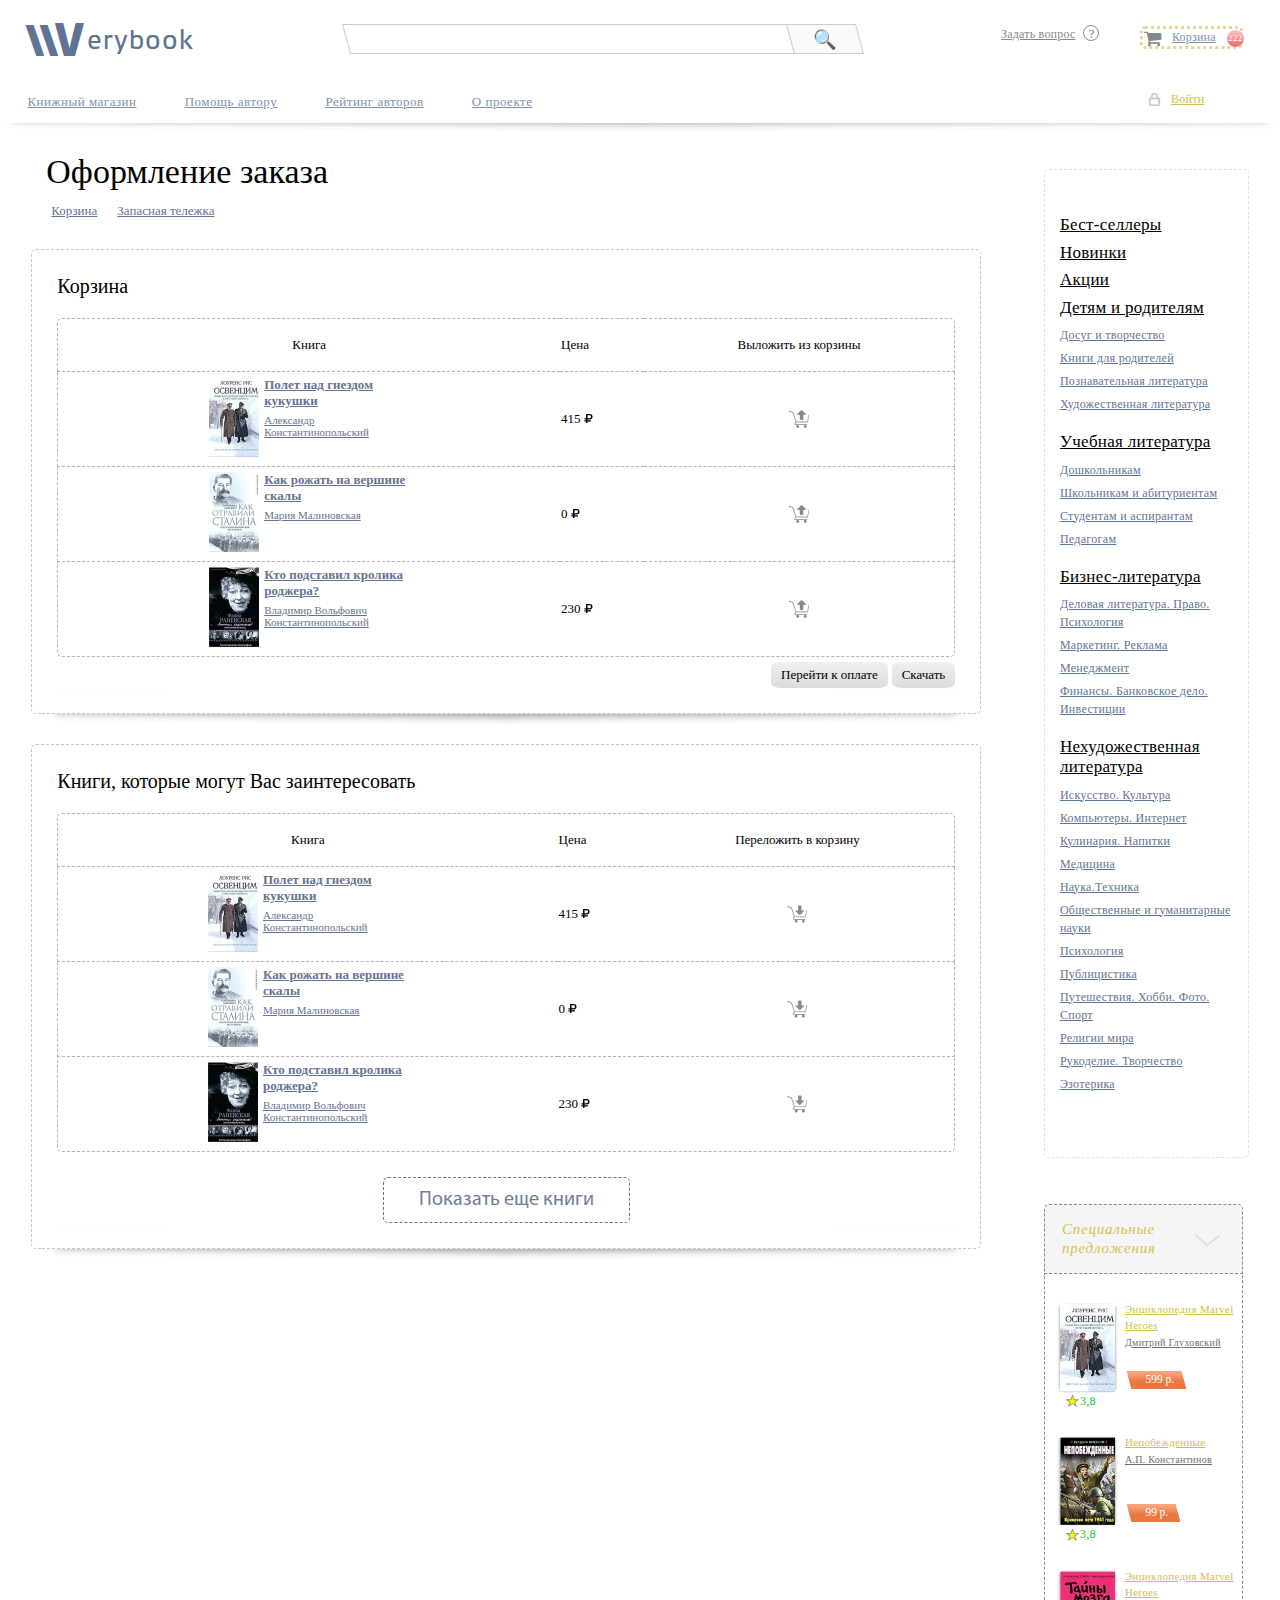
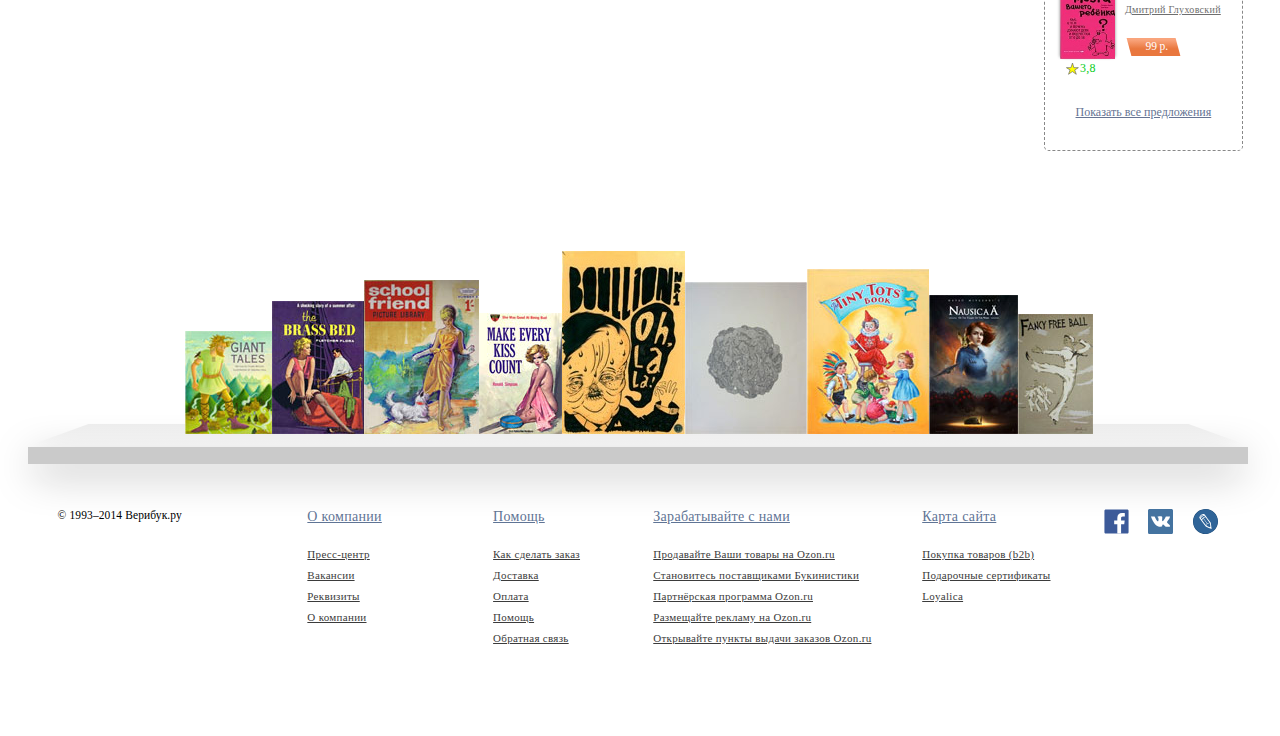
<file: 8. shop-cart/shop-cart.html>
<!DOCTYPE html>
<html>
	<head>
		<title>Verybook</title>
		<meta charset="UTF-8" />
        <link href="css/shop-cart.css" type="text/css" rel="stylesheet" />
	</head>
	<body onload="init()">
        <header>
            <div class="header header1">
                <a href="#" class="logo">
                    <span class="logo-word logo-line logo-line1">\</span>
                    <span class="logo-word logo-line logo-line2">\</span>
                    <span class="logo-word logo-v">V</span>
                    <span class="logo-word logo-erybook">erybook</span>
                </a>
                <div class="search">
                    <label class="search">
                        <input type="text" name="search" autocomplete />
                    </label>
                    <button class="search" />
                </div>
                
                <!-- Для того, чтобы подчеркнуть, что выбран один из следующих пунктов, к div добавляется класс header-item-selected -->
                <div class="ask ">
                    <a href="#">Задать вопрос</a>
                </div>
                <div class="cart header-item-selected">
                    <a href="#">Корзина</a>
                </div>
            </div>
            <nav class="header header2">
                <div class="menu">
                    <!-- Для того, чтобы подчеркнуть страницу, которая выбрана, к div добавляется класс menu-item-selected -->
                    <div class="shop ">
                        <a href="#">Книжный магазин</a>
                    </div>
                    <div class="help ">
                        <a href="#">Помощь автору</a>
                    </div>
                    <div class="authors-rating ">
                        <a href="#">Рейтинг авторов</a>
                    </div>
                    <div class="about ">
                        <a href="#">О проекте</a>
                    </div>
                </div>
                <div class="entrance "> <!-- для залогиненого пользователя нужно добавить класс nick -->
                    <a href="#">Войти</a> <!-- для залогиненого пользователя нужно поменять Войти на Логин -->
                </div>
            </nav>
        </header>
		
		<main>
            <div class="column-1">
                <div class="header">
                    <h1>Оформление заказа</h1>
                    <ul class="nav">
                        <li class="main-cart">
                            <a href="#main-cart">Корзина</a>
                        </li>
                        <li class="spare-cart">
                            <a href="#spare-cart">Запасная тележка</a>
                        </li>
                    </ul>
                </div>
                
                <div class="main-cart" id="main-cart">
                    <div class="slider-outer">
                        <input type="radio" name="buy-process" id="select-goods" checked>
                        <input type="radio" name="buy-process" id="payment-goods" >
                        <input type="radio" name="buy-process" id="enjoy-goods" >
                        
                        <div class="slider-inner select-goods">
                            <h2>Корзина</h2>
                            
                            <table class="table">
                                <thead class="thead">
                                    <tr class="tr">
                                        <th class="th product">
                                            Книга
                                        </th>
                                        <th class="th price">
                                            Цена
                                        </th>
                                        <th class="th to-spare-cart">
                                            Выложить из корзины
                                        </th>
                                    </tr>
                                </thead>
                                <tbody class="tbody">
                                    <tr class="tr">
                                        <td class="td product">
                                            <div class="book">
                                                <div class="cover">
                                                    <a class="to-book" href="#">
                                                        <img src="img/book1.jpg" width="100" height="160">
                                                    </a>
                                                </div>
                                                <div class="title-author">
                                                    <a class="to-book" href="#">
                                                        Полет над гнездом кукушки
                                                    </a>
                                                    <a class="to-author" href="#">
                                                        Александр Константинопольский
                                                    </a>
                                                </div>
                                            </div>
                                        </td>
                                        <td class="td price">
                                            <span class="value">415</span>
                                            <span class="currency">
                                                <img src="svg/ruble-currency-sign.svg" width="511" height="511">
                                            </span>
                                        </td>
                                        <td class="td to-spare-cart">
                                            <a class="to-spare-cart" href="#" title="Отложить на неопределенный срок"></a>
                                        </td>
                                    </tr>
                                    <tr class="tr">
                                        <td class="td product">
                                            <div class="book">
                                                <div class="cover">
                                                    <a class="to-book" href="#">
                                                        <img src="img/book2.jpg" width="100" height="160">
                                                    </a>
                                                </div>
                                                <div class="title-author">
                                                    <a class="to-book" href="#">
                                                        Как рожать на вершине скалы
                                                    </a>
                                                    <a class="to-author" href="#">
                                                        Мария Малиновская
                                                    </a>
                                                </div>
                                            </div>
                                        </td>
                                        <td class="td price">
                                            <span class="value">0</span>
                                            <span class="currency">
                                                <img src="svg/ruble-currency-sign.svg" width="511" height="511">
                                            </span>
                                        </td>
                                        <td class="td to-spare-cart">
                                            <a class="to-spare-cart" href="#" title="Отложить на неопределенный срок"></a>
                                        </td>
                                    </tr>
                                    <tr class="tr">
                                        <td class="td product">
                                            <div class="book">
                                                <div class="cover">
                                                    <a class="to-book" href="#">
                                                        <img src="img/book3.jpg" width="100" height="160">
                                                    </a>
                                                </div>
                                                <div class="title-author">
                                                    <a class="to-book" href="#">
                                                        Кто подставил кролика роджера?
                                                    </a>
                                                    <a class="to-author" href="#">
                                                        Владимир Вольфович Константинопольский
                                                    </a>
                                                </div>
                                            </div>
                                        </td>
                                        <td class="td price">
                                            <span class="value">230</span>
                                            <span class="currency">
                                                <img src="svg/ruble-currency-sign.svg" width="511" height="511">
                                            </span>
                                        </td>
                                        <td class="td to-spare-cart">
                                            <a class="to-spare-cart" href="#" title="Отложить на неопределенный срок"></a>
                                        </td>
                                    </tr>
                                </tbody>                    
                            </table>
                            
                            <div class="buttons">
                                <!-- 
                                    hide - это доп.класс для того чтобы, 
                                           если общая сумма покупки равно 0, то показывать кнопку Скачать,
                                           в противном случае показывать кнопку Перейти к оплате
                                -->
                                <label class="buy-process" for="payment-goods">
                                    Перейти к оплате
                                </label>
                                <label class="buy-process" for="enjoy-goods">
                                    Скачать
                                </label>
                            </div>
                        </div>
                        
                        <div class="slider-inner payment-goods">
                            <h2>Выбор способа оплаты</h2>
                            
                            <input type="radio" name="payment-mode" id="paypal" checked>
                            <input type="radio" name="payment-mode" id="card" >
                            <div class="payment-mode">
                                <div class="paypal-mode">
                                    <label class="figure" for="paypal"></label>
                                    <label class="text" for="paypal">
                                        PayPal
                                    </label>
                                </div>
                                
                                <div class="card-mode">
                                    <label class="figure" for="card"></label>
                                    <label class="text" for="card">
                                        Банковская карта
                                    </label>
                                    <div class="card-info">
                                        <form method="post" action="https://secure.payler.com/gapi/Submit">
                                            <div class="row">
                                                <div class="card-holder">
                                                    <label for="card-holder">
                                                        <span class="text">
                                                            Имя владельца карты
                                                        </span>
                                                        <span class="explanation" 
                                                              title="Имя владельца карты должно быть введено в латинской транскрипции именно так, как оно указано на Вашей карте"></span>
                                                    </label>
                                                    <div class="skew-outer">
                                                        <input class="skew-inner" 
                                                               type="text" 
                                                               id="card-holder" 
                                                               maxlength="26" 
                                                               name="card-holder" 
                                                               autofocus 
                                                               required 
                                                               placeholder="как оно указано на Вашей карте">
                                                    </div>
                                                </div>
                                            </div>
                                            <div class="row">
                                                <div class="card-num">
                                                    <label for="card-num">
                                                        <span class="text">
                                                            Номер карты
                                                        </span>
                                                        <span id="card-type">
                                                        </span>
                                                    </label>
                                                    <div class="skew-outer">
                                                        <input class="skew-inner" 
                                                               type="text" 
                                                               id="card-num" 
                                                               name="card-cvc" 
                                                               x-autocompletetype="cc-number" 
                                                               required 
                                                               placeholder="16 цифр указанных на лицевой стороне">
                                                    </div>
                                                </div>
                                            </div>
                                            <div class="row">
                                                <div class="card-cvc">
                                                    <label for="card-cvc">
                                                        <span class="text">
                                                            CVV
                                                        </span>
                                                        <span class="explanation"
                                                              title="Код CVV - это трехзначное число, узнать которое Вы можете посмотрев на обратную сторону банковской карты. Обычно CVV напечатано на полосе для подписи"></span>
                                                    </label>
                                                    <div class="skew-outer">
                                                        <input class="skew-inner" 
                                                               type="tel" 
                                                               id="card-cvc" 
                                                               name="card-cvc"
                                                               pattern="\d*" 
                                                               x-autocompletetype="cc-csc" 
                                                               required 
                                                               placeholder="xxx">
                                                    </div>
                                                </div>
                                                <div class="card-expired">
                                                    <label for="card-expired">
                                                        <span class="text">
                                                            Срок действия
                                                        </span>
                                                    </label>
                                                    <div class="skew-outer">
                                                        <input class="skew-inner" 
                                                               type="tel" 
                                                               id="card-expired" 
                                                               maxlength="9" 
                                                               name="card-expired" 
                                                               pattern="\d*" 
                                                               x-autocompletetype="cc-exp" 
                                                               required 
                                                               placeholder="MM/YY">
                                                    </div>
                                                </div>
                                            </div>
                                        </form>
                                    </div>
                                </div>
                            </div>
                            
                            <div class="cost">
                                Сумма:
                                <span class="value">800</span>
                                <span class="currency">руб.</span>
                            </div>
                            
                            <div class="buttons">
                                <label class="buy-process" for="select-goods">
                                    Вернуться к списку покупок
                                </label>                            
                                <label class="buy-process" for="enjoy-goods" id="submit">
                                    Скачать и оплатить
                                </label>
                            </div>
                        </div>
                        
                        <div class="slider-inner enjoy-goods">
                            <h2>Желаем Вам приятного чтения</h2>
                            
                            <div class="info">
                                <div class="title">
                                    Спасибо, что пользуетесь нашим сервисом!
                                </div>
                                <div class="warning">
                                    <span class="row-1">
                                        Если файлы не начали скачиваться - не беспокойтесь!
                                    </span>
                                    <span class="row-2">
                                        Просто перейдите в <a class="pa" href="#">личный кабинет</a> и Вы увидите эти книги в списке купленных, где их можно многократно скачивать без каких-либо ограничений.
                                    </span>
                                </div>
                            </div>
                        </div>
                    </div>
                    
                    <div class="shadow-under">
                    </div>
                </div>
                
                <div class="spare-cart" id="spare-cart">
                    <h2>Книги, которые могут Вас заинтересовать</h2>
                    
                    <table class="table">
                        <thead class="thead">
                            <tr class="tr">
                                <th class="th product">
                                    Книга
                                </th>
                                <th class="th price">
                                    Цена
                                </th>
                                <th class="th to-main-cart">
                                    Переложить в корзину
                                </th>
                            </tr>
                        </thead>
                        <tbody class="tbody">
                            <tr class="tr">
                                <td class="td product">
                                    <div class="book">
                                        <div class="cover">
                                            <a class="to-book" href="#">
                                                <img src="img/book1.jpg" width="100" height="160">
                                            </a>
                                        </div>
                                        <div class="title-author">
                                            <a class="to-book" href="#">
                                                Полет над гнездом кукушки
                                            </a>
                                            <a class="to-author" href="#">
                                                Александр Константинопольский
                                            </a>
                                        </div>
                                    </div>
                                </td>
                                <td class="td price">
                                    <span class="value">415</span>
                                    <span class="currency">
                                        <img src="svg/ruble-currency-sign.svg" width="511" height="511">
                                    </span>
                                </td>
                                <td class="td to-main-cart">
                                    <a class="to-main-cart" href="#" title="Переложить в корзину"></a>
                                </td>
                            </tr>
                            <tr class="tr">
                                <td class="td product">
                                    <div class="book">
                                        <div class="cover">
                                            <a class="to-book" href="#">
                                                <img src="img/book2.jpg" width="100" height="160">
                                            </a>
                                        </div>
                                        <div class="title-author">
                                            <a class="to-book" href="#">
                                                Как рожать на вершине скалы
                                            </a>
                                            <a class="to-author" href="#">
                                                Мария Малиновская
                                            </a>
                                        </div>
                                    </div>
                                </td>
                                <td class="td price">
                                    <span class="value">0</span>
                                    <span class="currency">
                                        <img src="svg/ruble-currency-sign.svg" width="511" height="511">
                                    </span>
                                </td>
                                <td class="td to-main-cart">
                                    <a class="to-main-cart" href="#" title="Переложить в корзину"></a>
                                </td>
                            </tr>
                            <tr class="tr">
                                <td class="td product">
                                    <div class="book">
                                        <div class="cover">
                                            <a class="to-book" href="#">
                                                <img src="img/book3.jpg" width="100" height="160">
                                            </a>
                                        </div>
                                        <div class="title-author">
                                            <a class="to-book" href="#">
                                                Кто подставил кролика роджера?
                                            </a>
                                            <a class="to-author" href="#">
                                                Владимир Вольфович Константинопольский
                                            </a>
                                        </div>
                                    </div>
                                </td>
                                <td class="td price">
                                    <span class="value">230</span>
                                    <span class="currency">
                                        <img src="svg/ruble-currency-sign.svg" width="511" height="511">
                                    </span>
                                </td>
                                <td class="td to-main-cart">
                                    <a class="to-main-cart" href="#" title="Переложить в корзину"></a>
                                </td>
                            </tr>
                        </tbody>                    
                    </table>
                    
                    <a class="show-more-books" href="#">
                        Показать еще книги
                    </a>
                    
                    <div class="shadow-under">
                    </div>
                </div>
            </div>
            
            <div class="column-2 continue-shopping-column">
                <ul class="item top-level">
                    <li class="top-level-link">
                        <a href="#">Бест-селлеры</a>
                    </li>
                    <li class="top-level-link">
                        <a href="#">Новинки</a>
                    </li>
                    <li class="top-level-link">
                        <a href="#">Акции</a>
                    </li>
                    <li class="top-level-link">
                        <a href="#">Детям и родителям</a>
                    </li>
                    <ul class="bottom-level">
                        <li class="bottom-level-link">
                            <a href="#">Досуг и творчество</a>
                        </li>
                        <li class="bottom-level-link">
                            <a href="#">Книги для родителей</a>
                        </li>
                        <li class="bottom-level-link">
                            <a href="#">Познавательная литература</a>
                        </li>
                        <li class="bottom-level-link">
                            <a href="#">Художественная литература</a>
                        </li>
                    </ul>
                    <li class="top-level-link">
                        <a href="#">Учебная литература</a>
                    </li>
                    <ul class="bottom-level">
                        <li class="bottom-level-link">
                            <a href="#">Дошкольникам</a>
                        </li>
                        <li class="bottom-level-link">
                            <a href="#">Школьникам и абитуриентам</a>
                        </li>
                        <li class="bottom-level-link">
                            <a href="#">Студентам и аспирантам</a>
                        </li>
                        <li class="bottom-level-link">
                            <a href="#">Педагогам</a>
                        </li>
                    </ul>
                    <li class="top-level-link">
                        <a href="#">Бизнес-литература</a>
                    </li>
                    <ul class="bottom-level">
                        <li class="bottom-level-link">
                            <a href="#">Деловая литература. Право. Психология</a>
                        </li>
                        <li class="bottom-level-link">
                            <a href="#">Маркетинг. Реклама</a>
                        </li>
                        <li class="bottom-level-link">
                            <a href="#">Менеджмент</a>
                        </li>
                        <li class="bottom-level-link">
                            <a href="#">Финансы. Банковское дело. Инвестиции</a>
                        </li>
                    </ul>
                    <li class="top-level-link">
                        <a href="#">Нехудожественная литература</a>
                    </li>
                    <ul class="bottom-level">
                        <li class="bottom-level-link">
                            <a href="#">Искусство. Культура</a>
                        </li>
                        <li class="bottom-level-link">
                            <a href="#">Компьютеры. Интернет</a>
                        </li>
                        <li class="bottom-level-link">
                            <a href="#">Кулинария. Напитки</a>
                        </li>
                        <li class="bottom-level-link">
                            <a href="#">Медицина</a>
                        </li>
                        <li class="bottom-level-link">
                            <a href="#">Наука.Техника</a>
                        </li>
                        <li class="bottom-level-link">
                            <a href="#">Общественные и гуманитарные науки</a>
                        </li>
                        <li class="bottom-level-link">
                            <a href="#">Психология</a>
                        </li>
                        <li class="bottom-level-link">
                            <a href="#">Публицистика</a>
                        </li>
                        <li class="bottom-level-link">
                            <a href="#">Путешествия. Хобби. Фото. Спорт</a>
                        </li>
                        <li class="bottom-level-link">
                            <a href="#">Религии мира</a>
                        </li>
                        <li class="bottom-level-link">
                            <a href="#">Рукоделие. Творчество</a>
                        </li>
                        <li class="bottom-level-link">
                            <a href="#">Эзотерика</a>
                        </li>
                    </ul>   
                </ul>

                <div class="item spec">
                    <div class="header">
                        <div class="title">
                            Специальные предложения
                        </div>
                        <div class="arrow-down">
                        </div>
                    </div>
                    <div class="main">
                        <a href="#" class="spec-book spec-book-1">
                            <div class="cover-rating">
                                <img class="cover" src="img/book1.jpg" width="100" height="160">
                                <div class="rating">3,8</div>
                            </div>
                            <div class="content">
                                <div class="title">Энциклопедия Marvel Heroes</div>
                                <div class="author-name">Дмитрий Глуховский</div>
                                <div class="price">
                                    <span class="value">599</span>
                                    <span class="currency">р.</span>
                                </div>
                            </div>                                
                        </a>
                        <a href="#" class="spec-book spec-book-2">
                            <div class="cover-rating">
                                <img class="cover" src="img/book5.jpg" width="100" height="160">
                                <div class="rating">3,8</div>
                            </div>
                            <div class="content">
                                <div class="title">Непобежденные</div>
                                <div class="author-name">А.П. Константинов</div>
                                <div class="price">
                                    <span class="value">99</span>
                                    <span class="currency">р.</span>
                                </div>
                            </div>                                
                        </a>
                        <a href="#" class="spec-book spec-book-3">
                            <div class="cover-rating">
                                <img class="cover" src="img/book4.jpg" width="100" height="160">
                                <div class="rating">3,8</div>
                            </div>
                            <div class="content">
                                <div class="title">Энциклопедия Marvel Heroes</div>
                                <div class="author-name">Дмитрий Глуховский</div>
                                <div class="price">
                                    <span class="value">99</span>
                                    <span class="currency">р.</span>
                                </div>
                            </div>                                
                        </a>
                        <a class="show-all" href="#">Показать все предложения</a>
                    </div>
                </div>
            </div>
        </main>
        
        <div class="books-on-shelf">
            <img src="img/bottom-book-1.jpg" />
            <img src="img/bottom-book-2.jpg" />
            <img src="img/bottom-book-3.jpg" />
            <img src="img/bottom-book-4.jpg" />
            <img src="img/bottom-book-5.jpg" />
            <img src="img/bottom-book-6.jpg" />
            <img src="img/bottom-book-7.jpg" />
            <img src="img/bottom-book-8.jpg" />
            <img src="img/bottom-book-9.jpg" />
        </div>
        
		<footer>
            <div class="footer-shelf">
                <div class="footer-shelf shelf-part shelf-left-part"></div>
                <div class="footer-shelf shelf-part shelf-right-part"></div>
                <div class="footer-shelf shelf-part shelf-bottom-part"></div>
            </div>
            
            <div class="under-footer-shelf">
                <div class="copyright">
                    © 1993–2014 Верибук.ру
                </div>
                
                <div class="about-company">
                    <a href="#">
                        О компании
                    </a>
                    <a href="#">
                        Пресс-центр
                    </a>
                    <a href="#">
                        Вакансии
                    </a>
                    <a href="#">
                        Реквизиты
                    </a>
                    <a href="#">
                        О компании
                    </a>
                </div>
                
                <div class="help">
                    <a href="#">
                        Помощь
                    </a>
                    <a href="#">
                        Как сделать заказ
                    </a>
                    <a href="#">
                        Доставка
                    </a>
                    <a href="#">
                        Оплата
                    </a>
                    <a href="#">
                        Помощь
                    </a>
                    <a href="#">
                        Обратная связь
                    </a>
                </div>
                
                <div class="earn-with-us">
                    <a href="#">
                        Зарабатывайте с нами
                    </a>
                    <a href="#">
                        Продавайте Ваши товары на Ozon.ru
                    </a>
                    <a href="#">
                        Становитесь поставщиками Букинистики
                    </a>
                    <a href="#">
                        Партнёрская программа Ozon.ru
                    </a>
                    <a href="#">
                        Размещайте рекламу на Ozon.ru
                    </a>
                    <a href="#">
                        Открывайте пункты выдачи заказов Ozon.ru
                    </a>
                </div>
                
                <div class="site-map">
                    <a href="#">
                        Карта сайта
                    </a>
                    <a href="#">
                        Покупка товаров (b2b)
                    </a>
                    <a href="#">
                        Подарочные сертификаты
                    </a>
                    <a href="#">
                        Loyalica
                    </a>
                </div>
                
                <div class="social-sharing">
                    <a href="https://www.facebook.com/sharer/sharer.php?u=verybook.ru"
                       title="Поделиться Verybook на Facebook"
                       class="share-icon-facebook">
                    </a>
                    <a href="#"
                       title="Поделиться Verybook ВКонтакте"
                       class="share-icon-vk">
                    </a>
                    <a href="#"
                       title="Поделиться Verybook в ЖЖ"
                       class="share-icon-livejournal">
                    </a>
                </div>
            </div>            
		</footer>
	</body>
    <script type="text/javascript" src="js/jquery-2.2.3.min.js"></script>
    <script type="text/javascript" src="js/vb.js"></script>
    
    <script type="text/javascript" src="js/creditly.js"></script>
    <script type="text/javascript">
        $(function() {
            var creditly = Creditly.initialize(
                '#card-expired',
                '#card-num',
                '#card-cvc',
                '#card-type');

            $('#submit').click(function(event) {
                event.preventDefault();
                
                var output = creditly.validate();
                if (output) {
                    // Your validated credit card output
                    console.log(output);
                }
                
                if ($('#card').prop('checked')) {
                    $('.card-info').find('form').trigger('submit');
                } else {
                    console.log("Пока не знаю, что делать для PayPal");
                }
            });
        });
    </script>
</html>
</file>
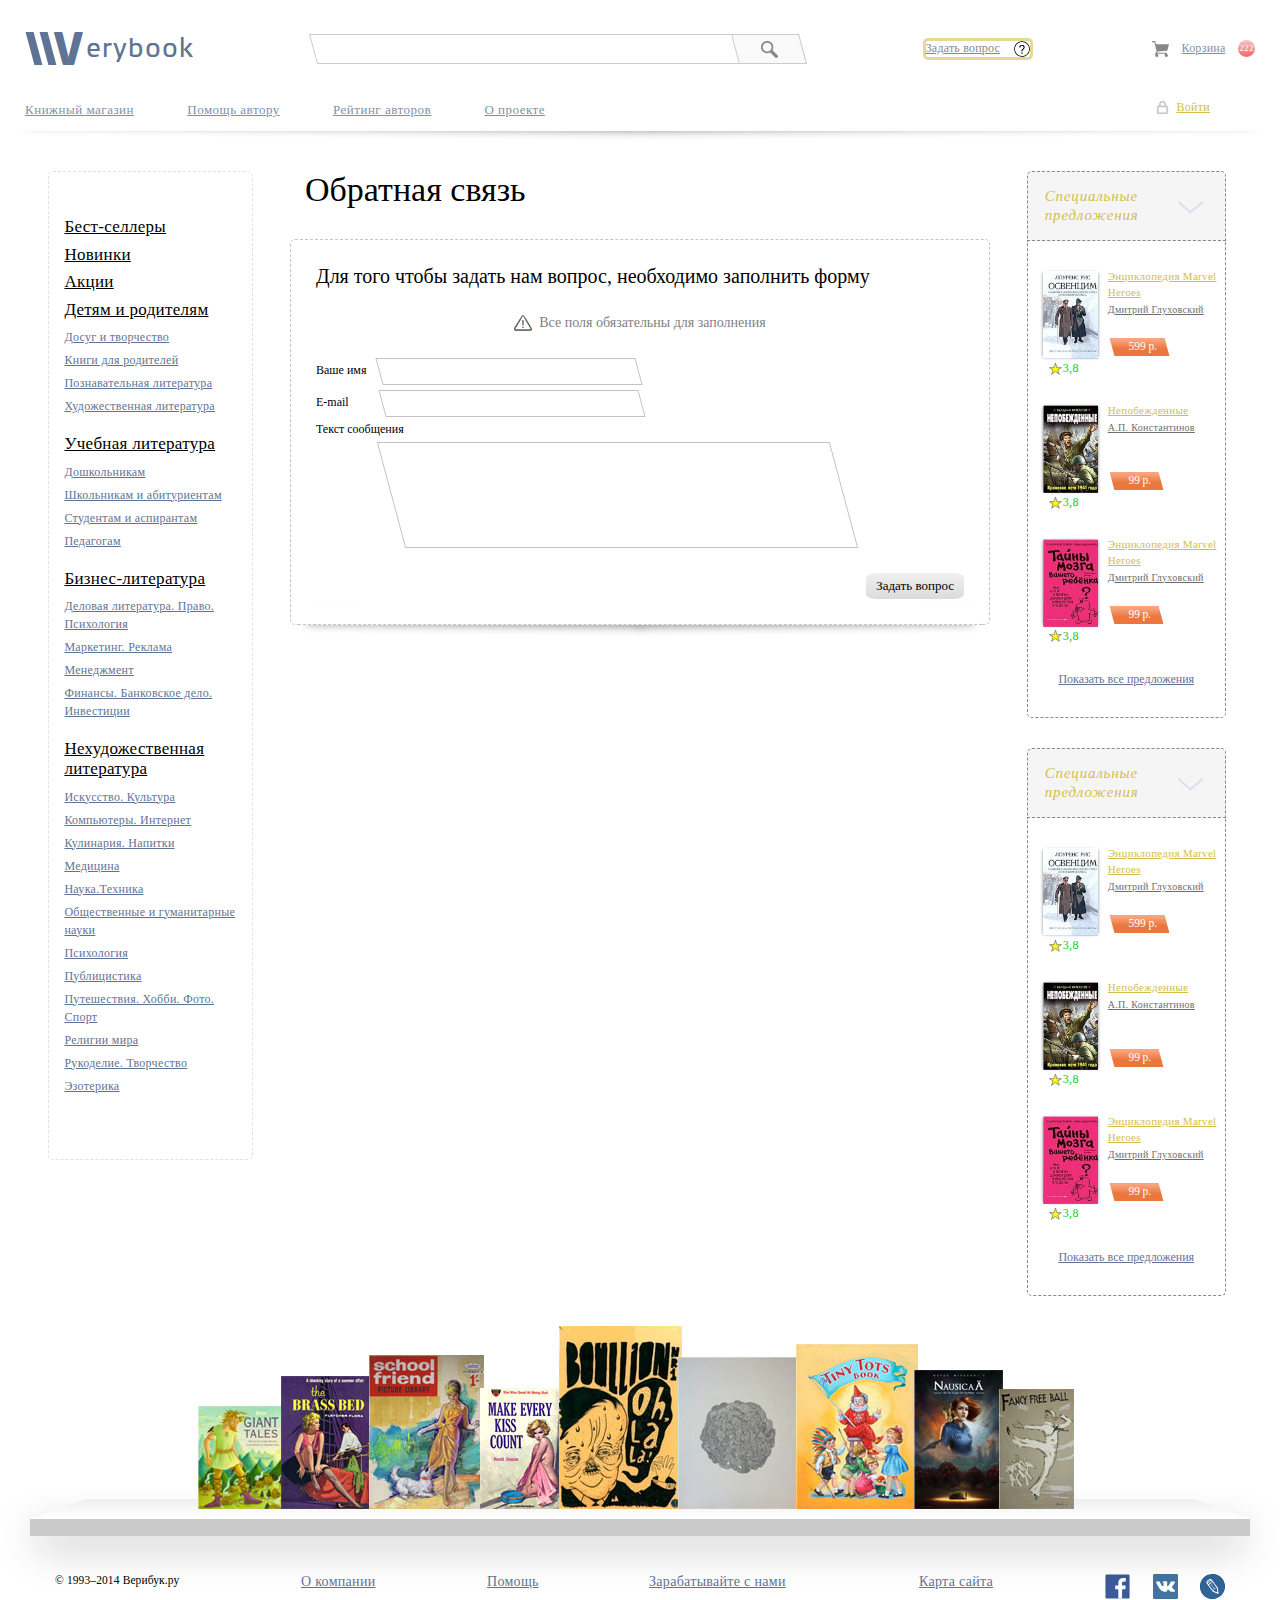
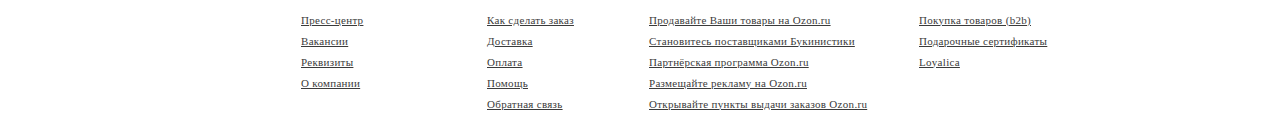
<file: 9. feedback/feedback.html>
<!DOCTYPE html>
<html>
	<head>
		<title>Verybook</title>
		<meta charset="UTF-8" />
        <link href="css/feedback.css" type="text/css" rel="stylesheet" />
        <script src='https://www.google.com/recaptcha/api.js'></script>
	</head>
	<body onload="init()">
        <header>
            <div class="header header1">
                <a href="#" class="logo">
                    <span class="logo-word logo-line logo-line1"></span>
                    <span class="logo-word logo-line logo-line2"></span>
                    <span class="logo-word logo-v">V</span>
                    <span class="logo-word logo-erybook">erybook</span>
                </a>
                <div class="search">
                    <input type="text" name="search" autocomplete>
                    <button class="search-btn"></button>
                </div>
                
                <!-- Для того, чтобы подчеркнуть, что выбран один из следующих пунктов, к div добавляется класс header-item-selected -->
                <div class="ask header-item-selected">
                    <a href="#">
                        <span class="text">Задать вопрос</span>
                        <span class="figure"></span>
                    </a>
                </div>
                <div class="cart ">
                    <a href="#">
                        <span class="figure"></span>
                        <span class="text">Корзина</span>
                        <span class="count">222</span>
                    </a>
                </div>
            </div>
            <nav class="header header2">
                <div class="menu">
                    <!-- Для того, чтобы подчеркнуть страницу, которая выбрана, к div добавляется класс menu-item-selected -->
                    <div class="shop ">
                        <a href="#">Книжный магазин</a>
                    </div>
                    <div class="help ">
                        <a href="#">Помощь автору</a>
                    </div>
                    <div class="authors-rating ">
                        <a href="#">Рейтинг авторов</a>
                    </div>
                    <div class="about ">
                        <a href="#">О проекте</a>
                    </div>
                </div>
                <div class="entrance "> <!-- для залогиненого пользователя нужно добавить класс nick -->
                    <a href="#"> 
                        <span class="figure-1"></span>
                        <span class="text">
                            <!-- для залогиненого пользователя нужно поменять Войти на Логин -->
                            Войти
                        </span>
                        <span class="figure-2"></span>
                    </a> 
                </div>
            </nav>
        </header>
		
		<main>
            <div class="columns">
                <div class="column-1">
                    <ul class="item top-level">
                        <li class="top-level-link">
                            <a href="#">Бест-селлеры</a>
                        </li>
                        <li class="top-level-link">
                            <a href="#">Новинки</a>
                        </li>
                        <li class="top-level-link">
                            <a href="#">Акции</a>
                        </li>
                        <li class="top-level-link">
                            <a href="#">Детям и родителям</a>
                        </li>
                        <ul class="bottom-level">
                            <li class="bottom-level-link">
                                <a href="#">Досуг и творчество</a>
                            </li>
                            <li class="bottom-level-link">
                                <a href="#">Книги для родителей</a>
                            </li>
                            <li class="bottom-level-link">
                                <a href="#">Познавательная литература</a>
                            </li>
                            <li class="bottom-level-link">
                                <a href="#">Художественная литература</a>
                            </li>
                        </ul>
                        <li class="top-level-link">
                            <a href="#">Учебная литература</a>
                        </li>
                        <ul class="bottom-level">
                            <li class="bottom-level-link">
                                <a href="#">Дошкольникам</a>
                            </li>
                            <li class="bottom-level-link">
                                <a href="#">Школьникам и абитуриентам</a>
                            </li>
                            <li class="bottom-level-link">
                                <a href="#">Студентам и аспирантам</a>
                            </li>
                            <li class="bottom-level-link">
                                <a href="#">Педагогам</a>
                            </li>
                        </ul>
                        <li class="top-level-link">
                            <a href="#">Бизнес-литература</a>
                        </li>
                        <ul class="bottom-level">
                            <li class="bottom-level-link">
                                <a href="#">Деловая литература. Право. Психология</a>
                            </li>
                            <li class="bottom-level-link">
                                <a href="#">Маркетинг. Реклама</a>
                            </li>
                            <li class="bottom-level-link">
                                <a href="#">Менеджмент</a>
                            </li>
                            <li class="bottom-level-link">
                                <a href="#">Финансы. Банковское дело. Инвестиции</a>
                            </li>
                        </ul>
                        <li class="top-level-link">
                            <a href="#">Нехудожественная литература</a>
                        </li>
                        <ul class="bottom-level">
                            <li class="bottom-level-link">
                                <a href="#">Искусство. Культура</a>
                            </li>
                            <li class="bottom-level-link">
                                <a href="#">Компьютеры. Интернет</a>
                            </li>
                            <li class="bottom-level-link">
                                <a href="#">Кулинария. Напитки</a>
                            </li>
                            <li class="bottom-level-link">
                                <a href="#">Медицина</a>
                            </li>
                            <li class="bottom-level-link">
                                <a href="#">Наука.Техника</a>
                            </li>
                            <li class="bottom-level-link">
                                <a href="#">Общественные и гуманитарные науки</a>
                            </li>
                            <li class="bottom-level-link">
                                <a href="#">Психология</a>
                            </li>
                            <li class="bottom-level-link">
                                <a href="#">Публицистика</a>
                            </li>
                            <li class="bottom-level-link">
                                <a href="#">Путешествия. Хобби. Фото. Спорт</a>
                            </li>
                            <li class="bottom-level-link">
                                <a href="#">Религии мира</a>
                            </li>
                            <li class="bottom-level-link">
                                <a href="#">Рукоделие. Творчество</a>
                            </li>
                            <li class="bottom-level-link">
                                <a href="#">Эзотерика</a>
                            </li>
                        </ul>   
                    </ul>
                </div>
                
                <div class="column-2">
                    <div class="header">
                        <h1>Обратная связь</h1>
                    </div>
                    
                    <div class="feedback" id="feedback">
                        <h2>Для того чтобы задать нам вопрос, необходимо заполнить форму</h2>

                        <div class="warning">
                            Все поля обязательны для заполнения
                        </div>
                        
                        <form method="post">
                            <div class="row">
                                <div class="fullname">
                                    <label for="fullname">
                                        <span class="text">
                                            Ваше имя
                                        </span>
                                    </label>
                                    <div class="skew-outer">
                                        <input class="skew-inner" 
                                               type="text" 
                                               id="fullname" 
                                               name="fullname" 
                                               autofocus 
                                               required>
                                    </div>
                                </div>
                            </div>
                            <div class="row">
                                <div class="email">
                                    <label for="email">
                                        <span class="text">
                                            E-mail
                                        </span>
                                    </label>
                                    <div class="skew-outer">
                                        <input class="skew-inner" 
                                               type="email" 
                                               id="email" 
                                               name="email" 
                                               required>
                                    </div>
                                </div>
                            </div>
                            <div class="row">
                                <div class="content">
                                    <label for="content">
                                        <span class="text">
                                            Текст сообщения
                                        </span>
                                    </label>
                                    <div class="skew-outer">
                                        <textarea class="skew-inner" name="content" id="content" required></textarea>
                                    </div>
                                </div>
                            </div>
                            
                            <div class="g-recaptcha" data-sitekey="6Lfs2Q8UAAAAAAuxtZw_1ZgZpysvifNq64GRjw6M"></div>
                            
                            <button class="btn" type="submit">
                                Задать вопрос
                            </button>
                        </form>

                        <div class="shadow-under">
                        </div>
                    </div>
                </div>
                
                <div class="column-3">
                    <div class="item spec">
                        <div class="header">
                            <div class="title">
                                Специальные предложения
                            </div>
                            <div class="arrow-down">
                            </div>
                        </div>
                        <div class="main">
                            <a href="#" class="spec-book spec-book-1">
                                <div class="cover-rating">
                                    <img class="cover" src="img/book1.jpg" width="100" height="160">
                                    <div class="rating">3,8</div>
                                </div>
                                <div class="content">
                                    <div class="title">Энциклопедия Marvel Heroes</div>
                                    <div class="author-name">Дмитрий Глуховский</div>
                                    <div class="price">
                                        <span class="value">599</span>
                                        <span class="currency">р.</span>
                                    </div>
                                </div>                                
                            </a>
                            <a href="#" class="spec-book spec-book-2">
                                <div class="cover-rating">
                                    <img class="cover" src="img/book5.jpg" width="100" height="160">
                                    <div class="rating">3,8</div>
                                </div>
                                <div class="content">
                                    <div class="title">Непобежденные</div>
                                    <div class="author-name">А.П. Константинов</div>
                                    <div class="price">
                                        <span class="value">99</span>
                                        <span class="currency">р.</span>
                                    </div>
                                </div>                                
                            </a>
                            <a href="#" class="spec-book spec-book-3">
                                <div class="cover-rating">
                                    <img class="cover" src="img/book4.jpg" width="100" height="160">
                                    <div class="rating">3,8</div>
                                </div>
                                <div class="content">
                                    <div class="title">Энциклопедия Marvel Heroes</div>
                                    <div class="author-name">Дмитрий Глуховский</div>
                                    <div class="price">
                                        <span class="value">99</span>
                                        <span class="currency">р.</span>
                                    </div>
                                </div>                                
                            </a>
                            <a class="show-all" href="#">Показать все предложения</a>
                        </div>
                    </div>
                    
                    <div class="item spec">
                        <div class="header">
                            <div class="title">
                                Специальные предложения
                            </div>
                            <div class="arrow-down">
                            </div>
                        </div>
                        <div class="main">
                            <a href="#" class="spec-book spec-book-1">
                                <div class="cover-rating">
                                    <img class="cover" src="img/book1.jpg" width="100" height="160">
                                    <div class="rating">3,8</div>
                                </div>
                                <div class="content">
                                    <div class="title">Энциклопедия Marvel Heroes</div>
                                    <div class="author-name">Дмитрий Глуховский</div>
                                    <div class="price">
                                        <span class="value">599</span>
                                        <span class="currency">р.</span>
                                    </div>
                                </div>                                
                            </a>
                            <a href="#" class="spec-book spec-book-2">
                                <div class="cover-rating">
                                    <img class="cover" src="img/book5.jpg" width="100" height="160">
                                    <div class="rating">3,8</div>
                                </div>
                                <div class="content">
                                    <div class="title">Непобежденные</div>
                                    <div class="author-name">А.П. Константинов</div>
                                    <div class="price">
                                        <span class="value">99</span>
                                        <span class="currency">р.</span>
                                    </div>
                                </div>                                
                            </a>
                            <a href="#" class="spec-book spec-book-3">
                                <div class="cover-rating">
                                    <img class="cover" src="img/book4.jpg" width="100" height="160">
                                    <div class="rating">3,8</div>
                                </div>
                                <div class="content">
                                    <div class="title">Энциклопедия Marvel Heroes</div>
                                    <div class="author-name">Дмитрий Глуховский</div>
                                    <div class="price">
                                        <span class="value">99</span>
                                        <span class="currency">р.</span>
                                    </div>
                                </div>                                
                            </a>
                            <a class="show-all" href="#">Показать все предложения</a>
                        </div>
                    </div>
                </div>
            </div>            
        </main>
        
		<footer>
            <div class="books-on-shelf">
                <img src="img/bottom-book-1.jpg">
                <img src="img/bottom-book-2.jpg">
                <img src="img/bottom-book-3.jpg">
                <img src="img/bottom-book-4.jpg">
                <img src="img/bottom-book-5.jpg">
                <img src="img/bottom-book-6.jpg">
                <img src="img/bottom-book-7.jpg">
                <img src="img/bottom-book-8.jpg">
                <img src="img/bottom-book-9.jpg">
            </div>
            
            <div class="footer-shelf">
                <div class="shelf-left-part"></div>
                <div class="shelf-right-part"></div>
                <div class="shelf-bottom-part"></div>
            </div>
            
            <div class="under-footer-shelf">
                <div class="copyright">
                    © 1993–2014 Верибук.ру
                </div>
                
                <div class="about-company">
                    <a href="#">
                        О компании
                    </a>
                    <a href="#">
                        Пресс-центр
                    </a>
                    <a href="#">
                        Вакансии
                    </a>
                    <a href="#">
                        Реквизиты
                    </a>
                    <a href="#">
                        О компании
                    </a>
                </div>
                
                <div class="help">
                    <a href="#">
                        Помощь
                    </a>
                    <a href="#">
                        Как сделать заказ
                    </a>
                    <a href="#">
                        Доставка
                    </a>
                    <a href="#">
                        Оплата
                    </a>
                    <a href="#">
                        Помощь
                    </a>
                    <a href="#">
                        Обратная связь
                    </a>
                </div>
                
                <div class="earn-with-us">
                    <a href="#">
                        Зарабатывайте с нами
                    </a>
                    <a href="#">
                        Продавайте Ваши товары на Ozon.ru
                    </a>
                    <a href="#">
                        Становитесь поставщиками Букинистики
                    </a>
                    <a href="#">
                        Партнёрская программа Ozon.ru
                    </a>
                    <a href="#">
                        Размещайте рекламу на Ozon.ru
                    </a>
                    <a href="#">
                        Открывайте пункты выдачи заказов Ozon.ru
                    </a>
                </div>
                
                <div class="site-map">
                    <a href="#">
                        Карта сайта
                    </a>
                    <a href="#">
                        Покупка товаров (b2b)
                    </a>
                    <a href="#">
                        Подарочные сертификаты
                    </a>
                    <a href="#">
                        Loyalica
                    </a>
                </div>
                
                <div class="social-sharing">
                    <a href="https://www.facebook.com/sharer/sharer.php?u=verybook.ru"
                       title="Поделиться Verybook на Facebook"
                       class="share-icon-facebook">
                    </a>
                    <a href="#"
                       title="Поделиться Verybook ВКонтакте"
                       class="share-icon-vk">
                    </a>
                    <a href="#"
                       title="Поделиться Verybook в ЖЖ"
                       class="share-icon-livejournal">
                    </a>
                </div>
            </div>            
		</footer>
	</body>
    
    <script type="text/javascript" src="js/jquery-2.2.3.min.js"></script>
    <script type="text/javascript" src="js/vb.js"></script>
    
</html>
</file>
<file: 1. index/css/index.css>
@font-face {
    font-family: 'Etelka Text Pro';
    font-style: normal;
    font-weight: normal;
    src: local('Etelka Text Pro'), url('fonts/Etelka-Text-Pro.woff') format('woff');
}

@font-face {
    font-family: 'Core Sans M W01 SC 65 Bold';
    font-style: normal;
    font-weight: normal;
    src: local('Core Sans M W01 SC 65 Bold'), url('fonts/Core Sans M W01 SC 65 Bold.woff') format('woff');
}

@font-face {
    font-family: 'Font Awesome';
    font-style: normal;
    font-weight: normal;
    src: local('fontawesome-webfont'), url('fonts/fontawesome-webfont.woff') format('woff');
}

@font-face {
    font-family: 'EmojiSymbols-Regular';
    font-style: normal;
    font-weight: normal;
    src: local('EmojiSymbols-Regular'), url('fonts/EmojiSymbols-Regular.woff') format('woff');
}

body {
    width: 100%;
    max-width: 1280px;
    min-width: 700px;
    margin-left: auto; /* auto сделает body по центру */
    margin-right: auto; /* auto сделает body по центру */
    box-sizing: border-box;
    //border: 1px solid black;
}

/*
 *  Хедер
 */
header {
    height: 90px;
    background-color: white;
    width: 100%;
    height: 115px;
    box-sizing: border-box;
    //border: 1px solid red;
}

/*
 *  Тень под Хедером
 */
header::before {
    content: '';
    display: block;
    position: relative;
    left: 10%;
    top: 103px;
    z-index: -1;
    height: 10px;
    width: 40%;
    box-shadow: 0 0 10px 0 #888;
    transform: rotate(0.3deg);
}

header::after {
    content: '';
    display: block;
    position: relative;
    left: 50%;
    top: 22px;
    z-index: -1;
    height: 10px;
    width: 40%;
    box-shadow: 0 0 10px 0 #888;
    transform: rotate(-0.3deg);
}

/*
 *  Самая верхняя часть Хедера с логотипом, строкой поиска, задать вопросом и корзиной
 */
div.header1 {
    width: 100%;
    //height: 100px;
    box-sizing: border-box;
    position: relative;
    top: -9px;
    //border: 1px solid black;
}

div.header1 > div {
    display: inline-block;
}

/*
 *  Логотип (создан текстом со спец. подобранными шрифтами)
 */
a.logo {
    text-decoration: none;
    display: inline-block;
    width: 162px;
    height: 30px;
    position: relative;
    margin-top: 17px;
    margin-left: 2.1%;
    //border: 2px solid red;
}

/* Влияет на все части логотипа */
span.logo-word {
    color: #5f7495;
    line-height: 30px;
    //border: 1px solid black;
}

span.logo-line {
    font-family: 'Times New Roman';
    font-size: 35pt;
    font-weight: 900;
    text-shadow: 3px 0 0;
    position: absolute;
    left: -1px;
    top: -1px;
    //border: 1px solid black;
}

span.logo-line::after {
    /* Памятка разработчику. В content учитываются символы экранировки, т.е. \\ - это всего лишь один слеш */
    content: '\\';
    font-family: 'Times New Roman';
    position: relative;
    left: -11px;
    //border: 1px solid black;
}

span.logo-line2 {
    position: absolute;
    left: 13px;
    //border: 1px solid black;
}

span.logo-v {
    font-family: 'Core Sans M W01 SC 65 Bold';
    font-size: 35pt;
    vertical-align: top;
    text-shadow: 1px 0 0;
    position: absolute;
    left: 27px;
    top: -1px;
    //border: 1px solid black;
}

span.logo-erybook {
    font-family: 'Etelka Text Pro';
    font-size: 20pt;
    letter-spacing: 1px;
    position: absolute;
    left: 60px;
    //top: 11px;
    //border: 1px solid black;
}

/*
 *  Блок поиска
 */
div.search {
    position: absolute;
    top: 15px;
    left: 27%;
    transform: skewX(15deg);
    //border: 1px solid black;
    width: 40.2%;
    height: 30px;
}

label.search {
    display: inline-block;
    box-sizing: border-box;
    height: 30px;
    width: 86.5%;    
    border: 1px solid #ccc;
    padding: 0px 8px;
    position: absolute;
    left: 0;
    //border: 1px solid black;
}

/* Нутро наклоняю в противоположную сторону, чтобы текст при наборе был ровным */
label.search > input {
    border: 0;
    outline: none;
    transform: skewX(-15deg);
    box-sizing: border-box;
    height: 28px;
    width: 100%;
    font-family: Tahoma;
    font-size: 12px;
    letter-spacing: 0.3px;
    //border: 1px solid black;
}

/*
 *  Кнопка поиска
 */
button.search {
    display: inline-block;
    height: 30px;
    width: 13.5%;
    min-width: 35px;
    background-color: #fafafa;
    border: 1px solid #ccc;
    position: absolute;
    right: 1px;  
    //border: 1px solid black;
}

button.search::before {
    content: '';
    display: block;
    width: 100%;
    height: 100%;
    background-image: url('../svg/magnifying-glass.svg');
    background-repeat: no-repeat;
    background-size: 17px 17px;
    background-position: center center;
    transform: skewX(-15deg);
    /*border: 1px solid black;*/
}

button.search:focus {
    outline: none; /* При фокусе не будет голубой кромки */
}

button.search:active {
    box-shadow: inset 0px 0px 2px 0 #ccc; /* При нажатии будет видно нажатие за счет тени */
}

/*
 *  Ссылка "Задать вопрос"
 */
div.ask {
    box-sizing: border-box;
    position: absolute;
    top: 15px;
    //left: 78.2%;
    right: 13.2%;
    width: 110px;
    //border: 1px solid black;
}

div.ask > a {
    color: #888;
    font-family: Tahoma;
    font-size: 12px;
    letter-spacing: 0.2px;
    //border: 1px solid black;
}

/* Знак вопросика после ссылки Задать вопрос */
div.ask::after {
    content: '?';
    text-align: center;
    display: inline-block;
    vertical-align: middle;
    color: #888;
    font-size: 10pt;
    width: 14px;
    height: 14px;
    border: 1px solid #888;
    border-radius: 50%;
    position: relative;
    left: 4px;
    top: -1px;
    //border: 1px solid black;
}
/* Переключение на этот класс будет скрывать Знак вопросика после ссылки Задать вопрос */
div.ask.hidden::after {
    display: none;
}

/*
 *  Ссылка "Корзина"
 */
div.cart {
    box-sizing: border-box;
    position: absolute;
    top: 17px;
    //left: 89%;
    right: 2.9%;
    height: 23px;
    width: 103px;
    //border: 1px solid black;
}

div.cart > a {
    color: #7f90aa;
    font-family: Tahoma;
    font-size: 12px;
    letter-spacing: 0.2px;
    position: absolute;
    left: 29px;
    top: 1px;
    //border: 1px solid black;
}

/* Символ продуктовой корзинки */
div.cart::before {
    content: '\f07a';
    display: inline-block;
    font-family: 'Font Awesome';
    color: #888;
    font-size: 14pt;
    position: absolute;
    left: 1px;
    //border: 1px solid black;
}
/* Переключение на этот класс будет скрывать символ продуктовой корзинки */
div.cart.hidden::before {
    display: none;
}

/* Красный шарик с количеством покупок */
div.cart > a::after {
    content: ''; 
    display: inline-block;
    width: 17px;
    height: 17px;
    border-radius: 50%;
    background-image: linear-gradient(#fac5c5, #f26464);
    position: absolute;
    left: 55px;
    //border: 1px solid black;
}

/* Количество покупок в красном шарике */
div.cart::after {
    content: '222'; /* FIXME Это значение количества покупок в корзине будет определяться на лету */
    color: white;
    text-align: center;
    display: inline-block;
    width: 15px;
    height: 9px;
    font-family: Tahoma;
    font-size: 9px;
    letter-spacing: 0.3px;
    position: absolute; /* Странно, но этот блок вылезает на передний план не за счет z-index, а за счет position: realtive */
    left: 85px;
    top: 4px;
    //border: 1px solid black;
}

/*
 *  Нижняя часть Хедера с полосой меню и ссылкой Войти
 */
nav.header2 {
    position: relative;
    width: 100%;
    height: 20px;
    top: 23px;
    //border: 1px solid black;
}

nav.header2 > div {
    display: inline-block;
}

/*
 *  Ссылка Войти с символом замочка
 */
div.entrance {
    position: absolute;
    right: 5.9%;
    //border: 1px solid black;
}

/* символ замочка */
div.entrance::before {
    content: '\f023';
    font-family: 'Font Awesome';
    color: #888;
    position: relative;
    right: 6px;
    top: 3px;
}

/* ссылка Войти */
div.entrance > a {
    color: #d3be4a;
    font-family: Tahoma;
    font-size: 12px;
    letter-spacing: 0.3px;
}

/*
 *  Главное меню
 */
div.menu {
    position: absolute;
    //width: 555px;
    width: 560px;
    //border: 1px solid black;
}

div.menu > div.shop {
    margin-left: 4.9%;
}

div.menu > div {
    display: inline-block;
    margin-left: 7.9%;
    //border: 1px solid black;
}

div.menu > div > a {
    color: #7f90aa;
    font-family: Tahoma;
    font-size: 13px;
    letter-spacing: 0.5px;
    //word-spacing: -3px;
}

/*
 *  Слоган под хедером
 */
div.slogan {
    font-family: 'Etelka Text Pro';
    font-size: 20.5pt;
    letter-spacing: 0.5px;
    line-height: 40px;
    word-spacing: -0.1px;
    position: relative;
    top: 40px;
    left: 8.7%;    
    width: 85%;
    //border: 1px solid black;
}

/* Ссылка Новые книги бесплатно в слогане */
div.slogan > a.new-books-free {
    text-decoration: none;
    color: #d3be4a;
    margin-left: 6px;
    margin-right: 8px;
    padding-left: 10px;
    padding-right: 7px;
    padding-top: 6px;
    padding-bottom: 6px;
    border: 1px dashed #d3be4a;
    border-radius: 5px;
	position: relative;
    z-index: 1;
}

/* Ссылка Публикуй в слогане */
div.slogan > a.publish-own {
    text-decoration: none;
    color: #5f7495;
    border-bottom: 2px solid #5f7495;
    margin-left: 1px;
    margin-right: 1px;
	position: relative;
    z-index: 1;
}

/*
 *  Главный баннер
 */
div.main-banner {
    //width: 1247px;
    width: 97.55%;
    height: 375px;
    overflow: hidden;
    position: relative;
    top: 82px;
    left: 1.4%;
}

div.slider > a {
    display: block;
    max-width: calc(4 * 1247px);
    max-height: 340px;
    position: relative;
    //border: 2px solid red;
}

div.slider > a > img {
    width: 1247px;
}

div.slider {
    width: 5000px;
    transition: transform .8s ease;
}

/*
 *  Кнопочки переключатели картинки главного баннера
 */
div.slider-buttons {
    position: relative;
    //left: 46.8%;
    left: 45%;
    top: 18px;
}

input[type="radio"][name="slide"] {
    display: none;
}

label.slider-button {
    display: inline-block;
    width: 11px;
    height: 11px;
    border-radius: 50%;
    background-color: #d7d7d7;
    margin-right: 7px;
    cursor: pointer;
}

#slider-button-1:checked ~ div.slider-buttons > label[for="slider-button-1"],
#slider-button-2:checked ~ div.slider-buttons > label[for="slider-button-2"],
#slider-button-3:checked ~ div.slider-buttons > label[for="slider-button-3"],
#slider-button-4:checked ~ div.slider-buttons > label[for="slider-button-4"] {
    background-color: #8a8a8a;
}

#slider-button-1:checked ~ div.slider {
    transform: translateX(0);
}

#slider-button-2:checked ~ div.slider {
    transform: translateX(-1247px);
}

#slider-button-3:checked ~ div.slider {
    transform: translateX(-2494px);
}

#slider-button-4:checked ~ div.slider {
    transform: translateX(-3741px);
}

/*
 *  Блок справа страницы с полками
 */
div.shelves {
    position: relative;
    margin-top: 125px;
    left: 8px;
    float: left;
    //width: 993px;
    width: 77.6%;
    max-width: 993px;
    //border: 1px solid black;
}

/* Блок одной полки (окруженный пунктиром) */
div.shelves > div.shelf {
    height: 358px;
    box-sizing: border-box;
    border: 1px dashed #aaa;
    border-radius: 5px;
    position: relative;
    top: 18px;
    background-color: white;
    margin-bottom: 60px;
}

/* Стрелочка вверх (полуромбик) у блока одной полки (окруженный пунктиром) */
div.arrow-up {
    width: 15px;
    height: 15px;
    background-color: white;
    border-left: 1px dashed #aaa;
    border-top: 1px dashed #aaa;
    transform: rotate(45deg);
    position: relative;
    top: -6px;
    left: 110px;
}

div.arrow-up::after {
    content: '';
    width: 30px;
    height: 15px;
    display: block;
    background-color: white;
    transform: rotate(-45deg);
    position: relative;
    top: 3px;
    left: -4px;    
}

/* Первая часть тени под полкой */
div.shelves > div.shelf::before {
    content: '';
    display: block;
    //width: 400px;
    width: 40.3%;
    height: 50px;
    background-color: white;
    box-shadow: 0 0 20px 5px #aaa;
    position: absolute;
    //left: 90px;
    left: 9.1%;
    bottom: 5px;
    z-index: -1;
    transform: rotate(1deg);
}

/* Вторая часть тени под полкой */
div.shelves > div.shelf::after {
    content: '';
    display: block;
    //width: 400px;
    width: 40.3%;
    height: 50px;
    background-color: white;
    box-shadow: 0 0 20px 5px #aaa;
    position: absolute;
    //right: 90px;
    right: 9.1%;
    bottom: 5px;
    z-index: -1;
    transform: rotate(-1deg);
}

/* Настройка всех частей шапки каждой полки */
div.shelves > div.title > div {
    display: inline-block;
    vertical-align: middle;
}

/* Заголовок полки (надпись рядом со значком свисающего флажочка) */
div.shelf-name > a {
    font-family: Tahoma;
    font-size: 21px;
    color: black;
    letter-spacing: 0.5px;
    position: relative;
    z-index: 1;
    left: 5px;
    bottom: 0px;
    text-decoration: none;
    border-bottom: 1px solid black;
}

div.shelf-name {
    margin-right: 30px;
}

div.shelves > div.title {
    position: relative;
    left: 35px;
}

/* Значок свисающего флажка */
div.bookmark {
    width: 8px;
    height: 23px;
    position: relative;
    top: 2px;
    left: -2.5px;
    background-image: linear-gradient(#f28080 15%, #e40000 35%);
}

div.bookmark::after {
    content: '';
    display: block;
    height: 8px;
    width: 8px;
    background-color: white;
    position: absolute;
    bottom: -5px;
    transform: rotate(45deg);
}

/* Блок выбора сортировки полки */
div.sort-by {
    position: relative;
    left: 0px;
    bottom: -1px;
    //width: 350px;
    //height: 100px;
    //border: 1px solid black;
}

div.sort-by > div {
    font-family: Tahoma;
    font-size: 11px;
    color: black;
    letter-spacing: 0.3px;
    display: inline-block;
    vertical-align: middle;
}

div.sort-by > input[type="radio"] {
    display: none;
}

/* Переключалка типа сортировки у каждой полки (в шапке) */
label.sort-link {
    font-family: Tahoma;
    font-size: 11px;
    letter-spacing: 0.3px;
    text-decoration: underline;
    color: #5f7495;
    margin-left: 5px;
    padding-left: 6px;
    padding-right: 6px;
    padding-top: 1px;
    padding-bottom: 2px;
    margin-right: -5px;
    cursor: pointer;
    position: relative;
    z-index: 1;
    white-space: nowrap;
    //border: 1px solid black;
}

div.sort-links {
    min-width: 200px;
    //border: 1px solid black;
}

#best-sellers-sort-link-1:checked ~ div.sort-links > label[for="best-sellers-sort-link-1"],
#best-sellers-sort-link-2:checked ~ div.sort-links > label[for="best-sellers-sort-link-2"],
#best-sellers-sort-link-3:checked ~ div.sort-links > label[for="best-sellers-sort-link-3"] {
    color: black;
    text-decoration: none;
    border-radius: 5px;
    background-color: #e5d996;
    word-spacing: 1px;
    letter-spacing: 0.4px;
}

#new-sort-link-1:checked ~ div.sort-links > label[for="new-sort-link-1"],
#new-sort-link-2:checked ~ div.sort-links > label[for="new-sort-link-2"],
#new-sort-link-3:checked ~ div.sort-links > label[for="new-sort-link-3"] {
    color: black;
    text-decoration: none;
    border-radius: 5px;
    background-color: #e5d996;
    word-spacing: 1px;
    letter-spacing: 0.4px;
}

#high-rating-sort-link-1:checked ~ div.sort-links > label[for="high-rating-sort-link-1"],
#high-rating-sort-link-2:checked ~ div.sort-links > label[for="high-rating-sort-link-2"],
#high-rating-sort-link-3:checked ~ div.sort-links > label[for="high-rating-sort-link-3"] {
    color: black;
    text-decoration: none;
    border-radius: 5px;
    background-color: #e5d996;
    word-spacing: 1px;
    letter-spacing: 0.4px;
}

/*
 *  Составные части полки (в данном случае полка - это рисунок доски, нарисованной по частям)
 */
/* Нижняя часть полки */
div.shelf-bottom-part {
    //width: 964px;
    width: 97.1%;
    height: 15px;
    background-color: #cacaca;
    position: absolute;
    //left: 13px;
    left: 1.4%;
    top: 193px;
    box-shadow: 0 10px 40px -6px #111;
}

/* Левая наклонная часть полки */
div.shelf-left-part {
    //width: 500px;
    width: 50.4%;
    height: 16px;
    background-image: linear-gradient(#efefef, white);
    transform: skewX(-70deg);
    position: absolute;
    //left: 36px;
    left: 4.1%;
    top: 176px;
    //border: 1px solid black;
}

/* Правая наклонная часть полки */
div.shelf-right-part {
    //width: 500px;
    width: 50.4%;
    height: 16px;
    background-image: linear-gradient(#efefef, white);
    transform: skewX(70deg);
    position: absolute;
    //right: 36px;
    right: 4.1%;
    top: 176px;
    //border: 1px solid black;
}

/* Блок с двигающимися обложками */
div.book-slider-out {
    //width: 860px;
    width: 86.6%;
    height: 160px;
    overflow: hidden;
    position: relative;
    left: 67px;
    top: 12px;
    z-index: 1;
    padding-left: 5px;
    //border: 1px solid black;
}

div.book-slider-in {
    //width: 2805px;
    width: 4700px;
    //transform: translateX(-935px);
    transition: transform .8s ease;
    //border: 1px solid black;
}

/* Обложки книг на полках и отступы между ними */
div.book-slider-in > a {
    margin-right: 83px;
    padding: 0;
    display: inline-block;
}

/* Тень к обложкам книг на полках */
div.book-slider-in > a > img {
    box-shadow: 0 0 5px 2px #888;
}

/* Блок с двигающимися подписями к обложкам книг на полках */
div.book-title-slider-out {
    //width: 885px;
    width: 89.1%;
    height: 120px;
    overflow: hidden;
    position: relative;
    left: 69px;
    top: 50px;
    z-index: 1; /* Без этого ссылки после первого же transform перестают быть кликабельными */
    background-color: transparent;
    //border: 1px solid black;
}

div.book-title-slider-in {
    //width: 2805px;
    width: 4700px;    
    //transform: translateX(-935px);
    transition: transform .8s ease;
}

div.book-title-slider-in > a {
    text-decoration: none;
    display: inline-block;
    position: relative; /* Без этого ссылки изначально не кликабельны */
    z-index: 1; /* Без этого ссылки изначально не кликабельны */
    vertical-align: top;
    margin-right: 33px;
    width: 150px;
    height: 120px;
    white-space: nowrap;
    overflow: hidden;
    //border: 1px solid black;
    //background-color: black;
}

div.book-title-slider-in > a::before {
    content: '';
    display: block;
    position: absolute;
    top: 3px;
    //width: 150px;
    width: 100%;
    height: 31px;
    background-image: linear-gradient(to right, transparent 70%, white);
    //border: 1px solid black;
    //background-color: black;
}

/*
 *  Кнопки перемещения книг на полках
 */
/* левая */
button.left-arrow {
    display: block;
    position: absolute;
    top: 94px;
    left: 16px;
    width: 35px;
    height: 32px;
    outline: none;
    background-color: transparent;
    border-right: none;
    border-bottom: none;
    border-left: 2px solid #cad9f1;
    border-top: 2px solid #cad9f1;
    transform: rotate(-55deg) skewX(-20deg);
    cursor: pointer;
    z-index: 1;
}

/* правая */
button.right-arrow {
    display: block;
    position: absolute;
    top: 94px;
    right: 16px;
    width: 35px;
    height: 32px;
    outline: none;
    background-color: transparent;
    border-right: 2px solid #cad9f1;
    border-bottom: 2px solid #cad9f1;
    border-left: none;
    border-top: none;
    transform: rotate(-55deg) skewX(-20deg);
    cursor: pointer;
    z-index: 1;
}

/*
 *  Описание книги под нарисованными полками
 */
/* Заголовок книги */
div.book-title-slider-in > a > div.book-title {
    font-family: Tahoma;
    font-size: 13px;
    color: #5f7495;
    text-decoration: underline;
    padding: 0;
    word-spacing: 1px;
    letter-spacing: 0.5px;
    //overflow: hidden;
    //white-space: nowrap;
    //text-overflow: ellipsis;
}

/* Автор книги и общее количество его книг */
div.book-title-slider-in > a > div.book-author {
    position: relative;
    top: -4px;
}

div.book-title-slider-in > a > div.book-author > div {
    display: inline-block;
    vertical-align: bottom;
}

/* Имя автора */
div.book-title-slider-in > a > div.book-author > div.author-name {
    font-family: Tahoma;
    font-size: 11px;
    color: black;
    //word-spacing: 1px;
    letter-spacing: 0.5px;
    text-decoration: underline;
}

/* Общее количество книг автора */
div.book-title-slider-in > a > div.book-author > div.book-count {
    font-family: Tahoma;
    font-size: 10px;
    color: #888;
    word-spacing: 1px;
    position: relative;
    z-index: -1;
}

div.book-title-slider-in > a > div.book-author > div.book-count > span {
    text-decoration: underline;
}

/*
 *  Звезды рейтинга у книги на полке
 */
div.rating {
    display: inline-block;
    width: 75px;
    position: relative;
    top: -3px;
}

div.rating-stars {
    position: relative;
    top: 11px;
    left: -1px;
    width: 75px;
    height: 14px;
    background-color: yellow;
}

/* SVG-маска из пяти дырок для звездочек */
div.rating-stars::before {
    content: '';
    display: block;
    width: 75px;
    height: 15px;
    background-image: url(../svg/rating-stars.svg);
    background-repeat: no-repeat;
    background-size: 100%;
}

div.rating-number {
    font-family: Tahoma;
    font-size: 12px;
    color: #0acd1c;
    position: relative;
    top: 5px;
    left: 6px;
    letter-spacing: 0.3px;
}

/* уровень заполненности звезд желтым фоном */
div.book-title-slider-in > a:nth-of-type(1) > div.rating > div.rating-stars {
    width: 67.5px; /* 4.5 * (75px / 5) */
}
div.book-title-slider-in > a:nth-of-type(2) > div.rating > div.rating-stars {
    width: 57px; /* 3.8 * (75px / 5) */
}
div.book-title-slider-in > a:nth-of-type(3) > div.rating > div.rating-stars {
    width: 61.5px; /* 4.1 * (75px / 5) */
}
div.book-title-slider-in > a:nth-of-type(4) > div.rating > div.rating-stars {
    width: 64.5px; /* 4.3 * (75px / 5) */
}
div.book-title-slider-in > a:nth-of-type(5) > div.rating > div.rating-stars {
    width: 72px; /* 4.8 * (75px / 5) */
}
div.book-title-slider-in > a:nth-of-type(6) > div.rating > div.rating-stars {
    width: 72px; /* 4.8 * (75px / 5) */
}
div.book-title-slider-in > a:nth-of-type(7) > div.rating > div.rating-stars {
    width: 64.5px; /* 4.3 * (75px / 5) */
}
div.book-title-slider-in > a:nth-of-type(8) > div.rating > div.rating-stars {
    width: 61.5px; /* 4.1 * (75px / 5) */
}
div.book-title-slider-in > a:nth-of-type(9) > div.rating > div.rating-stars {
    width: 57px; /* 3.8 * (75px / 5) */
}
div.book-title-slider-in > a:nth-of-type(10) > div.rating > div.rating-stars {
    width: 67.5px; /* 4.5 * (75px / 5) */
}
div.book-title-slider-in > a:nth-of-type(11) > div.rating > div.rating-stars {
    width: 67.5px; /* 4.5 * (75px / 5) */
}
div.book-title-slider-in > a:nth-of-type(12) > div.rating > div.rating-stars {
    width: 57px; /* 3.8 * (75px / 5) */
}
div.book-title-slider-in > a:nth-of-type(13) > div.rating > div.rating-stars {
    width: 61.5px; /* 4.1 * (75px / 5) */
}
div.book-title-slider-in > a:nth-of-type(14) > div.rating > div.rating-stars {
    width: 64.5px; /* 4.3 * (75px / 5) */
}
div.book-title-slider-in > a:nth-of-type(15) > div.rating > div.rating-stars {
    width: 72px; /* 4.8 * (75px / 5) */
}

/*
 *  Лайки под книгой на полке
 */
div.likes {
    font-family: Tahoma;
    font-size: 10.4px;
    color: #6690d6;
    letter-spacing: 0.3px;    
    position: relative;
    top: 8px;
    left: 4px;
}

div.likes::before {
    content: '\1F44D'; /* символ большлго пальца поднятого к верху */
    font-family: 'EmojiSymbols-Regular';
    font-size: 16px;
    color: #666;
    position: relative;
    left: -4px;
}

/* цена книги на книжной полке */
div.book-title-slider-in > a > div.price {
    font-family: Tahoma;
    letter-spacing: 0.3px;
    color: #525252;
    
    display: inline-block;
    position: relative;
    top: 23px;
    border: 1px solid #c7ceda;
    border-radius: 4px;
    padding: 1px 6px;
    padding-right: 5px;
    height: 16px;
}

div.book-title-slider-in > a > div.price > span {
    position: relative;
    top: -4px;
    left: -1px;
}

/* цена */
div.book-title-slider-in > a > div.price > span.number {
    font-size: 12px;
    margin-right: 5px;
}

/* надпись Бесплатно */
div.book-title-slider-in > a > div.price > span.number.free {
    color: red;
    margin-right: 0;
}

/* валюта */
div.book-title-slider-in > a > div.price > span.currency {
    font-size: 11px;
}

/*
 *  Баннер специальных предложений
 */
div.spec {
    width: 199px;
    position: relative;
    top: 31px;
    left: -6px;
}

/* Шапка баннера специальных предложений */
div.spec > div.header {
    font-family: Verdana;
    font-size: 15px;
    letter-spacing: 0.8px;
    line-height: 19px;
    font-style: italic;
    padding-left: 17px;
    padding-top: 15px;
    color: #d3be4a;
    height: 53px;    
    border: 1px dashed #888;
    border-top-left-radius: 5px;
    border-top-right-radius: 5px;
    background-color: #f5f5f5;
}

div.spec > div.header > div.arrow-down {
    width: 15px;
    height: 15px;
    border-right: 2px solid #dae1ee;
    border-bottom: 2px solid #dae1ee;
    transform: rotate(41deg) skewX(-10deg);
    position: relative;
    top: -31px;
    left: 137px;
}

/* Тело баннера специальных предложений */
div.spec > div.main {
    height: 395px;
    border-bottom-left-radius: 5px;
    border-bottom-right-radius: 5px;
    border: 1px dashed #888;
    border-top: none;
    padding-left: 20px;
    padding-top: 35px;
}

/* Книжка на баннере специальных предложений */
div.spec > div.main > .spec-book {
    display: block;
    position: relative;
    left: -5px;
    top: -2px;
    margin-bottom: 47px;
}

/* Обложка книжки на баннере специальных предложений */
div.spec > div.main > .spec-book > div.cover {
    width: 55px;
    height: 72px;
    overflow: hidden;
    float: left;
}

div.spec > div.main > .spec-book > div.cover > img {
    width: 45px;
    box-shadow: 0 0 3px 2px #888;
    position: relative;
    left: 5px;
}

/* Рейтинг-звездочка у книжки на баннере специальных предложений */
div.spec > div.main > .spec-book > div.rating::before {
    content: '';
    display: block;
    position: absolute;
    left: -17px;
    background-image: url(../svg/rating-star.svg);
    background-repeat: no-repeat;
    background-size: 130%;
    width: 50px;
    height: 50px;    
}

div.spec > div.main > .spec-book > div.rating {
    font-family: Tahoma;
    font-size: 10px;
    color: #0acd1c;
    letter-spacing: 0.3px;
    position: relative;
    top: 1px;
    left: 19px;
}

/* Описание книжки на баннере специальных предложений */
div.spec > div.main > .spec-book > div.content {
    position: relative;
    left: 15px;
    top: -3px;
    padding-right: 10px;
    height: 75px;
    //border: 1px solid black;
}

/* Заголовок книжки на баннере специальных предложений */
div.spec > div.main > .spec-book > div.content > div.title {
    font-family: Tahoma;
    font-size: 11px;
    color: #d3be4a;
    letter-spacing: 0.3px;
    text-decoration: underline;
    line-height: 16px;
    margin-bottom: 4px;
}

/* Имя автора книжки на баннере специальных предложений */
div.spec > div.main > .spec-book > div.content > div.author-name {
    font-family: Tahoma;
    font-size: 10px;
    color: #6e6e6e;
    text-decoration: underline;
    letter-spacing: 0.3px;
    margin-bottom: 9px;
}

/* Цена книжки на баннере специальных предложений */
div.spec > div.main > .spec-book div.cost {
    display: inline-block;
    font-family: Tahoma;
    font-size: 11.5px;
    color: white;
    height: 18px;
    transform: skewX(15deg);
    background-image: linear-gradient(#f9a47c 10%, #e9773e 60%);
    margin-left: 4px;
    position: absolute;
    bottom: 0;
}

div.spec > div.main > .spec-book div.cost > span {
    display: inline-block;
    transform: skewX(-15deg);
    box-sizing: border-box;
    padding: 2px 13px;
    padding-bottom: 15px;
    position: relative;
    left: 2px;
}

/*
 *  Левое меню
 */
div.links {
    //width: 227px;
    width: 17.7%;
    position: relative;
    margin-top: 125px;
    margin-left: 1.6%;
    float: left;
    padding: 0;
    //border: 1px solid black;
}

div.links > nav.left-menu,
div.links > nav.left-menu > ul.top-level,
div.links > nav.left-menu > ul.top-level > li.top-level-link,
div.links > nav.left-menu > ul.top-level > ul.bottom-level,
div.links > nav.left-menu > ul.top-level > ul.bottom-level > li.bottom-level-link {
    margin: 0;
    padding: 0;
    list-style: none;
}

div.links > nav.left-menu {
    //width: 210px;
    width: 92.5%;
}

div.links > nav.left-menu > ul.top-level > li.top-level-link {
    margin-bottom: 7.5px;
}

div.links > nav.left-menu > ul.top-level > ul.bottom-level > li.bottom-level-link {
    margin-bottom: 5px;
}

div.links > nav.left-menu > ul.top-level > ul.bottom-level {
    margin-bottom: 20px;
}

div.links > nav.left-menu {
    position: relative;
    left: 10px;
}

li.top-level-link > a {
    font-family: Tahoma;
    font-size: 17px;
    color: black;
    letter-spacing: 0.3px;
}

li.bottom-level-link > a {
    font-family: Tahoma;
    font-size: 12px;
    color: #5f7495;
    letter-spacing: 0.3px;
}

/*
 *  Ссылка в левом столбце на мануал
 */
div.manual {
    position: relative;
    margin-top: 446px;
    //left: 42px;
    left: 18.5%;
}

div.manual > a {
    text-decoration: none;
}

div.manual > a > div.title {
    font-family: Verdana;
    font-size: 13px;
    letter-spacing: 0.7px;
    color: #5f7495;
    text-decoration: underline;
    //width: 120px;
    width: 52.86%;
    line-height: 20px;
    margin-bottom: 14px;
}

div.manual > a > div.body {
    font-family: Verdana;
    font-size: 10px;
    letter-spacing: 0.3px;
    color: #545454;
    //width: 145px;
    width: 63.87%;
    line-height: 14px;
}

/*
 *  Блок с рейтингом авторов
 */
div.shelves > div.shelf.author-shelf {
    height: 285px;
}

/* Заголовок к блоку с рейтингом авторов */
div.shelves > div.title.title-authors {
    margin-top: 98px;
}

/* Флажочек рядом со ссылкой на полный рейтинг авторов */
div.bookmark-authors {
    background-image: linear-gradient(#ffc27c 15%, #ff8a06 35%);
}

/* Собственно сам блок внутри последней полки */
div.shelf > div.authors-block {
    position: relative;
    top: 33px;
    //left: 40px;
    left: 4%;
    width: 980px;
    //width: 99.1%;
    //border: 1px solid black;
}

/* Каждый автор - это ссылка */
div.shelf > div.authors-block > a {
    display: inline-block;
    vertical-align: middle;
    padding-top: 1px;
    //margin-right: 40px;
    margin-right: 4.08%;
    height: 200px;
    width: 120px;
    text-decoration: none;
    position: relative;
    z-index: 1;
    //border: 1px solid black;
}

/*
 *  Имя автора
 */
/* внешний блок */
div.shelf > div.authors-block > a > div.author-name {
    margin-bottom: 10px;
    height: 35px;
    display: table-cell; /* Для выравнивания вложенного div-а по центру этого div-а (имеется в виду, по вертикали) */
    vertical-align: middle;
    //border: 1px solid black;
}

/* внутренний блок */
div.shelf > div.authors-block > a > div.author-name > div {
    font-family: Tahoma;
    font-size: 11px;
    letter-spacing: 0.6px;
    color: #5f7495;
    text-decoration: underline;
    //border: 1px solid black;
}

/* общее количество книг автора */
div.shelf > div.authors-block > a > div.book-count {
    font-family: Tahoma;
    font-size: 10px;
    letter-spacing: 0.3px;
    word-spacing: 0.5px;
    color: #747474;
    position: relative;
    left: 0.9px;
    top: 1px;
    text-decoration: underline;
}

/* фото автора */
div.shelf > div.authors-block > a > div.photo {
    position: relative;
    left: 1px;
    top: 12px;
}
    
/* круглая маска для обрезания фотки автора */
div.shelf > div.authors-block > a > div.photo::before {
    content: '';
    display: block;
    width: 80px;
    height: 80px;
    background-image: url(../svg/circle.svg);
    background-repeat: no-repeat;
    background-size: 100%;
    position: absolute;
}

/* блок со звездочками рейтинга автора */
div.shelf > div.authors-block > a div.rating {
    position: relative;
    top: 6px;
    left: -1px;
}

div.shelf.author-shelf > div.authors-block > a div.rating-stars.author-rating-stars {
    width: 63px;
    height: 12px;
    position: relative;
    left: 1px;
}

/* маска для звездочек рейтинга автора */
div.shelf > div.authors-block > a div.rating-stars::before {
    width: 65px;
    position: relative;
    left: -1px;
}

/* закраска звездочек в рейтинге кокретного автора */
div.authors-block > a:nth-of-type(1) > div.rating > div.rating-stars {
    width: 63px; /* 5.0 * (63px / 5) */
}
div.authors-block > a:nth-of-type(2) > div.rating > div.rating-stars {
    width: 63px; /* 5.0 * (63px / 5) */
}
div.authors-block > a:nth-of-type(3) > div.rating > div.rating-stars {
    width: 61.36px; /* 4.87 * (63px / 5) */
}
div.authors-block > a:nth-of-type(4) > div.rating > div.rating-stars {
    width: 61.87px; /* 4.91 * (63px / 5) */
}
div.authors-block > a:nth-of-type(5) > div.rating > div.rating-stars {
    width: 62.62px; /* 4.97 * (63px / 5) */
}
div.authors-block > a:nth-of-type(6) > div.rating > div.rating-stars {
    width: 57.96px; /* 4.6 * (63px / 5) */
}

/* цифорка рейтинга автора */
div.shelf > div.authors-block > a div.rating-number {
    position: relative;
    top: 16px;
    left: -8px;
    width: 20px;
    //border: 1px solid black;
}

/* количество лайков за данного автора */
div.shelf > div.authors-block > a div.likes {
    font-size: 9px;
    letter-spacing: 0.2px;
    position: relative;
    top: 18px;
    left: 7px;    
}

/* символ большого пальчика вверх */
div.shelf > div.authors-block > a div.likes::before {
    position: relative;
    left: -3px;
    top: 2px;
}

/*
 *  SEO-блок
 */
div.seo {
    //width: 850px;
    width: 85.6%;
    position: relative;
    top: 37px;
    //left: 56px;
    left: 5.6%;
}

div.seo > div.title {
    font-family: Tahoma;
    font-size: 22px;
    letter-spacing: 1.1px;
    margin-bottom: 30px;
}

div.seo > div.body > p {
    font-family: Tahoma;
    font-size: 16px;
    letter-spacing: 0.3px;
    word-spacing: 0.5px;
    line-height: 27px;
    margin-bottom: 40px;
}

/*
 *  Футер
 */
footer {
    //height: 500px;
    //border: 1px solid black;
}

/*
 *  Отчеркивающая тень в футере
 */
footer > div.shadow {
    position: relative;
    //width: 1280px;
    width: 100%;
    height: 65px;
    background-color: white;
    //border: 1px solid black;
}

footer > div.shadow::before {
    content: '';
    display: block;
    position: absolute;
    //left: 20px;
    left: 1.56%;
    bottom: 0;
    //width: 620px;
    width: 48.5%;
    height: 10px;
    box-shadow: 0 0 10px 0 #666;
    transform: rotate(0.09deg);
    z-index: -1;
}

footer > div.shadow::after {
    content: '';
    display: block;
    position: absolute;
    //right: 20px;
    right: 1.56%;
    bottom: 0;
    //width: 620px;
    width: 48.5%;
    height: 10px;
    box-shadow: 0 0 10px 0 #666;
    transform: rotate(-0.09deg);
    z-index: -1;
}

/*
 *  Ссылки (картинки) на партнеров в футере
 */
footer > div.partners {
    margin-top: 79px;
    width: 100%;
    padding-left: 0.5%;
    box-sizing: border-box;
    //border: 1px solid black;
}

footer > div.partners > a {
    display: inline-block;
    vertical-align: middle;
    margin-bottom: 10px;
    //margin-left: 117px;
    margin-left: 9%;
    text-decoration: none;
    //border: 1px solid black;
}

/*
 *  Полка в Футере
 */
footer > div.footer-shelf {
    position: relative;
    //width: 1280px;
    width: 100%;
    height: 95px;
    //border: 1px solid black;    
}

/* левая часть полки */
footer > div.footer-shelf > div.footer-shelf.shelf-part.shelf-left-part {
    position: absolute;
    top: 65px;
    left: 4.8%;
    //width: 650px;
    width: 50.78%;
    height: 20px;
    //border: 1px solid black;
}

/* правая часть полки */
footer > div.footer-shelf > div.footer-shelf.shelf-part.shelf-right-part {
    position: absolute;
    top: 65px;
    right: 5%;
    //width: 650px;
    width: 50.78%;
    height: 20px;
    //border: 1px solid black;
}

/* нижняя часть полки */
footer > div.footer-shelf > div.footer-shelf.shelf-part.shelf-bottom-part {
    position: absolute;
    top: 88px;
    left: 2.2%;
    //width: 1220px;
    width: 95.3%;
    height: 17px;
}

/*
 *  Под полкой футера
 */
footer > div.under-footer-shelf {
    width: 100%;
    //border: 1px solid black;
}

footer > div.under-footer-shelf > div {
    display: inline-block;
    vertical-align: top;
    font-family: Tahoma;
    letter-spacing: 0.3px;
    margin-top: 55px;
    //margin-left: 15px;
    margin-left: 1.2%;
    //border: 1px solid black;
}

footer > div.under-footer-shelf > div.copyright {
    font-size: 11.5px;
    letter-spacing: 0.1px;
    word-spacing: 0.1px;
    width: 18%;
    margin-left: 4.5%;
}

footer > div.under-footer-shelf > div.about-company {
    width: 13%;
}

footer > div.under-footer-shelf > div.help {
    width: 11%;
}

footer > div.under-footer-shelf > div.earn-with-us {
    width: 19.5%;
}

footer > div.under-footer-shelf > div.site-map {
    width: 13%;
}

footer > div.under-footer-shelf > div > a {
    display: block;
}

footer > div.under-footer-shelf > div > a:nth-of-type(1) {
    font-size: 14px;
    color: #5f7495;
    margin-bottom: 23px;
}

footer > div.under-footer-shelf > div > a:not(:nth-of-type(1)) {
    font-size: 11px;
    color: #3b3b3b;
    margin-bottom: 9px;
}

/*
 *  Шаринг соц.сетей
 */
footer > div.under-footer-shelf > div.social-sharing {
    position: absolute;
}

footer > div.under-footer-shelf > div.social-sharing > a {
    text-decoration: none;
    background-repeat: no-repeat;
    background-image: url(../img/social-icons.png);
    background-size: 500%;
    height: 25px;
    width: 25px;
    box-sizing: border-box;
    display: inline-block;
    vertical-align: top;
    margin-right: 15px;
    margin-bottom: 15px;
}

footer > div.under-footer-shelf > div.social-sharing > a.share-icon-facebook {
    background-position: -75px 0;
}

footer > div.under-footer-shelf > div.social-sharing > a.share-icon-vk {
    background-position: 0 -25px;
}

footer > div.under-footer-shelf > div.social-sharing > a.share-icon-livejournal {
    background-position: -75px -25px;
}
</file>
<file: 0. page-template/css/vb.css>
@font-face {
    font-family: 'Myriad Pro Regular';
    font-style: normal;
    font-weight: normal;
    src: local('Myriad Pro Regular'), url('fonts/MyriadProRegular.woff') format('woff');
}

@font-face {
    font-family: 'Etelka Text Pro';
    font-style: normal;
    font-weight: normal;
    src: local('Etelka Text Pro'), url('fonts/Etelka-Text-Pro.woff') format('woff');
}

@font-face {
    font-family: 'Core Sans M W01 SC 65 Bold';
    font-style: normal;
    font-weight: normal;
    src: local('Core Sans M W01 SC 65 Bold'), url('fonts/Core Sans M W01 SC 65 Bold.woff') format('woff');
}

@font-face {
    font-family: 'EmojiSymbols-Regular';
    font-style: normal;
    font-weight: normal;
    src: local('EmojiSymbols-Regular'), url('fonts/EmojiSymbols-Regular.woff') format('woff');
}

body {
    display: flex;
    flex-direction: column;
    justify-content: flex-start;
    width: 100%;
    max-width: 1280px;
    min-width: 700px;
    margin-left: auto; /* auto сделает body по центру */
    margin-right: auto; /* auto сделает body по центру */
    box-sizing: border-box;
    //border: 1px solid red;
}

/***
 *** Хедер
 ***/
header {
    display: flex;
    flex-direction: column;
    justify-content: space-between;
    box-sizing: border-box;
    margin-top: 24px;
    width: 100%;
    position: relative;
    background-color: white;
    //border: 1px solid red;
}

/*
 *  Тень под Хедером
 */
header::before {
    content: '';
    display: block;
    position: absolute;
    left: 2%;
    bottom: 3px;
    z-index: -1;
    height: 10px;
    width: 48%;
    box-shadow: 0 0 10px 0 #888;
    transform: rotate(0.5deg);
}

header::after {
    content: '';
    display: block;
    position: absolute;
    right: 2%;
    bottom: 3px;
    z-index: -1;
    height: 10px;
    width: 48%;
    box-shadow: 0 0 10px 0 #888;
    transform: rotate(-0.5deg);
}

/*
 *  Самая верхняя часть Хедера с логотипом, строкой поиска, задать вопросом и корзиной
 */
.header1 {
    display: flex;
    flex-direction: row;
    justify-content: space-between;
    align-items: center;
    flex-wrap: wrap;
    max-width: 1230px;
    box-sizing: border-box;
    width: 100%;
    margin: 0;
    margin-left: auto;
    margin-right: auto;
    padding-left: 5px;
    //border: 1px solid black;
}

/*
 *  Нижняя часть Хедера с полосой меню и ссылкой Войти
 */
.header2 {
    display: flex;
    flex-direction: row;
    justify-content: space-between;
    align-items: flex-start;
    flex-wrap: wrap;
    max-width: 1230px;
    box-sizing: border-box;
    width: 100%;
    height: 31px;
    margin-bottom: 0;
    margin-top: 35px;
    margin-left: auto;
    margin-right: auto;
    //border: 1px solid black;
}

/**
 ** Ссылка Войти/Логин
 **/
.entrance {
    margin-right: 42px;
    //border: 1px solid black;
}

.entrance a {
    display: flex;
    flex-direction: row;
    justify-content: space-between;
    align-items: flex-start;    
    font-family: Tahoma;
    font-size: 12px;
    color: #d3be4a;
    letter-spacing: 0.3px;
    height: 25px;
    text-decoration: none;
    //border: 1px solid red;
}

/*
 *  Символ замочка
 */
.entrance a .figure-1 {
    box-sizing: border-box;
    width: 13px;
    height: 13px;
    background: url('../svg/padlock.svg') no-repeat;
    background-size: 100%;
    margin-top: 1px;
    //border: 1px solid black;
}

/*
 *  Слово Войти или Логин
 */
.entrance a .text {
    height: 25px;
    margin-left: 7px;
    margin-right: 3px;
    text-decoration: underline;
    //border: 1px solid black;
}

/*
 *  Стрелочка вниз справа от Имени-Логина
 */
.entrance a .figure-2 {
    display: none;
    box-sizing: border-box;
    height: 5px;
    width: 5px;
    border-right: 2px solid #ccc;
    border-bottom: 2px solid #ccc;
    transform: translateX(5px) rotate(45deg);
    margin-top: 4px;
    //border: 1px solid black;
}

/*
 *  Ссылка с Именем вместо ссылки Войти
 */
.entrance.nick a .text {
    color: black;
    text-decoration: none;
    border-bottom: 6px solid #d3be4a;
}

.entrance.nick a .figure-2 {
    display: block;
}

.entrance.nick a .figure-1 {
    display: none;
}

/**
 ** Главное меню
 **/
.menu {
    display: flex;
    flex-direction: row;
    justify-content: space-between;
    flex-wrap: nowrap;
    flex-basis: 520px;
    //border: 1px solid black;
}

.menu > div:first-child {
    margin-left: 0;
}

.menu > div {
    height: 25px;
    margin-left: 7.9%;
    //border: 1px solid black;
}

.menu > div > a {
    font-family: Tahoma;
    font-size: 13px;
    color: #7f90aa;
    letter-spacing: 0.5px;
    //word-spacing: -3px;
}

/* Для того, чтобы подчеркнуть страницу, которая выбрана, к div добавляется класс menu-item-selected */
.menu-item-selected {
    border-bottom: 6px solid #d3be4a;
}

/**
 **  Ссылка "Задать вопрос"
 **/
.ask {
    flex-basis: 110px;
    box-sizing: border-box;
    //border: 1px solid black;
}

.ask a {
    display: flex;
    flex-direction: row;
    justify-content: space-between;
    align-items: center;
    //border: 1px solid black;
}

.ask a .text {
    font-family: Tahoma;
    font-size: 12px;
    color: #888;    
    text-decoration: underline;
    letter-spacing: 0.2px;
    //border: 1px solid black;
}

/* Знак вопросика после ссылки Задать вопрос */
.ask a .figure {
    box-sizing: border-box;
    width: 16px;
    height: 16px;
    background: url('../svg/question-mark.svg') no-repeat;
    background-size: 100%;
    //border: 1px solid black;
}

/**
 **  Ссылка "Корзина"
 **/
.cart {
    box-sizing: border-box;
    width: 103px;
    //border: 1px solid black;
}

.cart a {
    display: flex;
    flex-direction: row;
    justify-content: space-between;
    align-items: center;
    text-decoration: none;    
    //border: 1px solid black;
}

.cart a .text {
    font-family: Tahoma;
    font-size: 12px;
    letter-spacing: 0.2px;
    color: #7f90aa;
    text-decoration: underline;
    //border: 1px solid black;
}

/* Символ продуктовой корзинки */
.cart a .figure {
    box-sizing: border-box;
    width: 17px;
    height: 17px;
    background: url('../svg/cart.svg') no-repeat;
    background-size: 100%;
    //border: 1px solid black;
}

/* Количество покупок в красном шарике */
.cart a .count {
    font-family: Tahoma;
    font-size: 9px;
    letter-spacing: 0.3px;
    color: white;
    line-height: 17px;
    box-sizing: border-box;
    width: 17px;
    height: 17px;
    border-radius: 50%;
    background-image: linear-gradient(#fac5c5, #f26464);
    text-align: center;    
    //border: 1px solid black;
}

/**
 ** Блок поиска
 **/
.search {
    box-sizing: border-box;
    width: 40%;
    height: 30px;
    transform: skewX(15deg);
    border: 1px solid #ccc;
}

/*
 *  Нутро наклоняю в противоположную сторону, чтобы текст при наборе был ровным
 */
.search input[type="text"] {
    box-sizing: border-box;
    width: 84%;
    height: 100%;
    margin-left: 1.3%;
    outline: none;
    border-style: none;
    transform: skewX(-15deg);
    //border: 1px solid black;
}

/*
 *  Кнопка поиска
 */
.search .search-btn {
    position: absolute;
    right: -1px;
    top: -1px;
    box-sizing: border-box;
    width: 14%;
    height: 30px;
    background-color: #fafafa;
    border: 1px solid #ccc;
    outline: none;
    cursor: pointer;
    //border: 1px solid black;
}

.search .search-btn::before {
    content: '';
    display: block;
    width: 100%;
    height: 100%;
    background-image: url('../svg/magnifying-glass.svg');
    background-repeat: no-repeat;
    background-size: 17px 17px;
    background-position: center center;
    transform: skewX(-15deg);
    //border: 1px solid black;
}

.search .search-btn:active {
    /* При нажатии будет видно нажатие за счет тени */
    box-shadow: inset 0px 0px 2px 0 #ccc;
}

/**
 ** Логотип (создан текстом со спец. подобранными шрифтами)
 **/
.logo {
    display: flex;
    flex-direction: row;
    justify-content: flex-start;
    align-items: center;
    text-decoration: none;
    //border: 1px solid red;
}

/* Влияет на все части логотипа */
.logo-word {
    color: #5f7495;
    line-height: 32px;
    //border: 1px solid black;
}

.logo-line {
    box-sizing: border-box;
    width: 8px;
    height: 33px;
    position: relative;
    top: 0.1px;
    background-color: #5f7495;
    transform: skewX(15deg);
    //border: 1px solid black;
}

.logo-line1 {
    margin-right: 6px;
}

.logo-line2 {
    margin-right: 2px;
}

.logo-v {
    font-family: 'Core Sans M W01 SC 65 Bold';
    font-size: 47px;
    text-shadow: -1px 0 0;
    margin-right: 2px;
    //border: 1px solid black;
}

.logo-erybook {
    font-family: 'Etelka Text Pro';
    font-size: 27px;
    letter-spacing: 1px;
    //border: 1px solid black;
}

/***
 *** Центральная часть страницы
 ***/
main {
    display: flex;
    flex-direction: column;
    justify-content: flex-start;
    margin-top: 40px;
    margin-bottom: 30px;
    //border: 1px solid green;
}

/**
 ** Слоган под хедером
 **/
.slogan {
    font-family: 'Etelka Text Pro';
    font-size: 20.5pt;
    letter-spacing: 0.5px;
    line-height: 40px;
    word-spacing: -0.1px;
    margin-left: auto;
    margin-right: auto;
    width: 83.5%;
    //border: 1px solid black;
}

/* Ссылка Новые книги бесплатно в слогане */
.slogan > a.new-books-free {
    text-decoration: none;
    color: #d3be4a;
    margin-left: 6px;
    margin-right: 8px;
    padding-left: 10px;
    padding-right: 7px;
    padding-top: 6px;
    padding-bottom: 6px;
    border: 1px dashed #d3be4a;
    border-radius: 5px;
	position: relative;
    z-index: 1;
}

/* Ссылка Публикуй в слогане */
.slogan > a.publish-own {
    text-decoration: none;
    color: #5f7495;
    border-bottom: 2px solid #5f7495;
    margin-left: 1px;
    margin-right: 1px;
	position: relative;
    z-index: 1;
}

main .columns {
    display: flex;
    flex-direction: row;
    justify-content: space-around;
}

/* ---------------------------------------------------------------------------------------------------- */

















/* ---------------------------------------------------------------------------------------------------- */

/***
 ***  Футер
 ***/
footer {
    display: flex;
    flex-direction: column;
    justify-content: flex-start;
    //border: 1px solid blue;
}

/**
 ** Книжки на полке в футере
 **/
.books-on-shelf {
    display: flex;
    flex-direction: row;
    justify-content: flex-start;
    align-items: flex-end;
    flex-wrap: wrap;
    margin: auto;
    margin-bottom: 0;
    width: 69%;
    height: 183px;
    z-index: 1;
    overflow: hidden;
    //border: 1px solid black;
}

.books-on-shelf > img {
    margin-right: -4px;
    //border: 1px solid black;
}

/**
 ** Полка
 **/
.footer-shelf {
    position: relative;
    bottom: 10px;
    box-sizing: border-box;
    width: 100%;
    height: 60px;
    //border: 1px solid black;    
}

/*
 *  Составные части полки (в данном случае полка - это рисунок доски, нарисованной по частям)
 */
/* Нижняя часть полки */
.shelf-bottom-part {
    box-sizing: border-box;
    width: auto;
    height: 17px;
    background-color: #cacaca;
    box-shadow: 0 10px 40px -6px #111;
    margin-left: 30px;
    margin-right: 30px;
    //border: 1px solid black;
}

/* Левая наклонная часть полки */
.shelf-left-part {
    box-sizing: border-box;
    width: 50%;
    height: 20px;
    background-image: linear-gradient(#efefef, white);
    transform: skewX(-70deg);
    margin-left: 58px;
    //border: 1px solid black;
}

/* Правая наклонная часть полки */
.shelf-right-part {
    box-sizing: border-box;
    width: 50%;
    height: 20px;
    background-image: linear-gradient(#efefef, white);
    transform: skewX(70deg);
    position: absolute;
    top: 0;
    right: 58px;
    //border: 1px solid black;
}

/**
 ** Под полкой футера
 **/
.under-footer-shelf {
    display: flex;
    flex-direction: row;
    justify-content: space-around;
    align-items: flex-start;
    box-sizing: border-box;
    width: 100%;
    padding-top: 5px;
    padding-left: 40px;
    padding-right: 40px;
    //border: 1px solid black;
}

.under-footer-shelf > div {
    font-family: Tahoma;
    letter-spacing: 0.3px;
    //border: 1px solid black;
}

.under-footer-shelf > .copyright {
    font-size: 11.5px;
    letter-spacing: 0.1px;
    word-spacing: 0.1px;
    flex-basis: 18%;
}

.under-footer-shelf > .about-company {
    flex-basis: 13%;
}

.under-footer-shelf > .help {
    flex-basis: 11%;
}

.under-footer-shelf > .earn-with-us {
    flex-basis: 20%;
}

.under-footer-shelf > .site-map {
    flex-basis: 13%;
}

.under-footer-shelf > div > a {
    display: block;
}

.under-footer-shelf > div:not(.social-sharing) > a:nth-of-type(1) {
    font-size: 14px;
    color: #5f7495;
    margin-bottom: 0;
    height: 40px;
    //border: 1px solid black;
}

.under-footer-shelf > div:not(.social-sharing) > a:not(:nth-of-type(1)) {
    font-size: 11px;
    color: #3b3b3b;
    margin-bottom: 9px;
}

/*
 *  Шаринг соц.сетей
 */
.under-footer-shelf > .social-sharing {
    flex-basis: 10%;
    display: flex;
    flex-direction: row;
    justify-content: space-between;
    align-items: flex-start;
    flex-wrap: nowrap;
}

.under-footer-shelf > .social-sharing > a {
    box-sizing: border-box;
    height: 25px;
    width: 25px;
    background-size: 100%;
    text-decoration: none;
    //border: 1px solid black;
}

.under-footer-shelf > .social-sharing > a.share-icon-facebook {
    background-image: url(../svg/F_icon.svg); 
}

.under-footer-shelf > .social-sharing > a.share-icon-vk {
    background-image: url(../svg/VK_icon.svg);
}

.under-footer-shelf > .social-sharing > a.share-icon-livejournal {
    background-image: url(../svg/LJ_icon.svg);
}
</file>
<file: 10. author-rating/css/author-rating.css>
@font-face {
    font-family: 'Myriad Pro Regular';
    font-style: normal;
    font-weight: normal;
    src: local('Myriad Pro Regular'), url('fonts/MyriadProRegular.woff') format('woff');
}

@font-face {
    font-family: 'Etelka Text Pro';
    font-style: normal;
    font-weight: normal;
    src: local('Etelka Text Pro'), url('fonts/Etelka-Text-Pro.woff') format('woff');
}

@font-face {
    font-family: 'Core Sans M W01 SC 65 Bold';
    font-style: normal;
    font-weight: normal;
    src: local('Core Sans M W01 SC 65 Bold'), url('fonts/Core Sans M W01 SC 65 Bold.woff') format('woff');
}

@font-face {
    font-family: 'EmojiSymbols-Regular';
    font-style: normal;
    font-weight: normal;
    src: local('EmojiSymbols-Regular'), url('fonts/EmojiSymbols-Regular.woff') format('woff');
}

body {
    display: flex;
    flex-direction: column;
    justify-content: flex-start;
    width: 100%;
    max-width: 1280px;
    min-width: 700px;
    margin-left: auto; /* auto сделает body по центру */
    margin-right: auto; /* auto сделает body по центру */
    box-sizing: border-box;
    //border: 1px solid red;
}

/***
 *** Хедер
 ***/
header {
    display: flex;
    flex-direction: column;
    justify-content: space-between;
    box-sizing: border-box;
    margin-top: 24px;
    width: 100%;
    position: relative;
    background-color: white;
    //border: 1px solid red;
}

/*
 *  Тень под Хедером
 */
header::before {
    content: '';
    display: block;
    position: absolute;
    left: 2%;
    bottom: 3px;
    z-index: -1;
    height: 10px;
    width: 48%;
    box-shadow: 0 0 10px 0 #888;
    transform: rotate(0.5deg);
}

header::after {
    content: '';
    display: block;
    position: absolute;
    right: 2%;
    bottom: 3px;
    z-index: -1;
    height: 10px;
    width: 48%;
    box-shadow: 0 0 10px 0 #888;
    transform: rotate(-0.5deg);
}

/*
 *  Самая верхняя часть Хедера с логотипом, строкой поиска, задать вопросом и корзиной
 */
.header1 {
    display: flex;
    flex-direction: row;
    justify-content: space-between;
    align-items: center;
    flex-wrap: wrap;
    max-width: 1230px;
    box-sizing: border-box;
    width: 100%;
    margin: 0;
    margin-left: auto;
    margin-right: auto;
    padding-left: 5px;
    //border: 1px solid black;
}

/*
 *  Нижняя часть Хедера с полосой меню и ссылкой Войти
 */
.header2 {
    display: flex;
    flex-direction: row;
    justify-content: space-between;
    align-items: flex-start;
    flex-wrap: wrap;
    max-width: 1230px;
    box-sizing: border-box;
    width: 100%;
    height: 31px;
    margin-bottom: 0;
    margin-top: 35px;
    margin-left: auto;
    margin-right: auto;
    //border: 1px solid black;
}

/**
 ** Ссылка Войти/Логин
 **/
.entrance {
    margin-right: 42px;
    //border: 1px solid black;
}

.entrance a {
    display: flex;
    flex-direction: row;
    justify-content: space-between;
    align-items: flex-start;    
    font-family: Tahoma;
    font-size: 12px;
    color: #d3be4a;
    letter-spacing: 0.3px;
    height: 25px;
    text-decoration: none;
    //border: 1px solid red;
}

/*
 *  Символ замочка
 */
.entrance a .figure-1 {
    box-sizing: border-box;
    width: 13px;
    height: 13px;
    background: url('../svg/padlock.svg') no-repeat;
    background-size: 100%;
    margin-top: 1px;
    //border: 1px solid black;
}

/*
 *  Слово Войти или Логин
 */
.entrance a .text {
    height: 25px;
    margin-left: 7px;
    margin-right: 3px;
    text-decoration: underline;
    //border: 1px solid black;
}

/*
 *  Стрелочка вниз справа от Имени-Логина
 */
.entrance a .figure-2 {
    display: none;
    box-sizing: border-box;
    height: 5px;
    width: 5px;
    border-right: 2px solid #ccc;
    border-bottom: 2px solid #ccc;
    transform: translateX(5px) rotate(45deg);
    margin-top: 4px;
    //border: 1px solid black;
}

/*
 *  Ссылка с Именем вместо ссылки Войти
 */
.entrance.nick a .text {
    color: black;
    text-decoration: none;
    border-bottom: 6px solid #d3be4a;
}

.entrance.nick a .figure-2 {
    display: block;
}

.entrance.nick a .figure-1 {
    display: none;
}

/**
 ** Главное меню
 **/
.menu {
    display: flex;
    flex-direction: row;
    justify-content: space-between;
    flex-wrap: nowrap;
    flex-basis: 520px;
    //border: 1px solid black;
}

.menu > div:first-child {
    margin-left: 0;
}

.menu > div {
    height: 25px;
    margin-left: 7.9%;
    //border: 1px solid black;
}

.menu > div > a {
    font-family: Tahoma;
    font-size: 13px;
    color: #7f90aa;
    letter-spacing: 0.5px;
    //word-spacing: -3px;
}

/* Для того, чтобы подчеркнуть страницу, которая выбрана, к div добавляется класс menu-item-selected */
.menu-item-selected {
    border-bottom: 6px solid #d3be4a;
}

/**
 **  Ссылка "Задать вопрос"
 **/
.ask {
    flex-basis: 110px;
    box-sizing: border-box;
    //border: 1px solid black;
}

.ask a {
    display: flex;
    flex-direction: row;
    justify-content: space-between;
    align-items: center;
    //border: 1px solid black;
}

.ask a .text {
    font-family: Tahoma;
    font-size: 12px;
    color: #888;    
    text-decoration: underline;
    letter-spacing: 0.2px;
    //border: 1px solid black;
}

/* Знак вопросика после ссылки Задать вопрос */
.ask a .figure {
    box-sizing: border-box;
    width: 16px;
    height: 16px;
    background: url('../svg/question-mark.svg') no-repeat;
    background-size: 100%;
    //border: 1px solid black;
}

/**
 **  Ссылка "Корзина"
 **/
.cart {
    box-sizing: border-box;
    width: 103px;
    //border: 1px solid black;
}

.cart a {
    display: flex;
    flex-direction: row;
    justify-content: space-between;
    align-items: center;
    text-decoration: none;    
    //border: 1px solid black;
}

.cart a .text {
    font-family: Tahoma;
    font-size: 12px;
    letter-spacing: 0.2px;
    color: #7f90aa;
    text-decoration: underline;
    //border: 1px solid black;
}

/* Символ продуктовой корзинки */
.cart a .figure {
    box-sizing: border-box;
    width: 17px;
    height: 17px;
    background: url('../svg/cart.svg') no-repeat;
    background-size: 100%;
    //border: 1px solid black;
}

/* Количество покупок в красном шарике */
.cart a .count {
    font-family: Tahoma;
    font-size: 9px;
    letter-spacing: 0.3px;
    color: white;
    line-height: 17px;
    box-sizing: border-box;
    width: 17px;
    height: 17px;
    border-radius: 50%;
    background-image: linear-gradient(#fac5c5, #f26464);
    text-align: center;    
    //border: 1px solid black;
}

/**
 ** Блок поиска
 **/
.search {
    box-sizing: border-box;
    width: 40%;
    height: 30px;
    transform: skewX(15deg);
    border: 1px solid #ccc;
}

/*
 *  Нутро наклоняю в противоположную сторону, чтобы текст при наборе был ровным
 */
.search input[type="text"] {
    box-sizing: border-box;
    width: 84%;
    height: 100%;
    margin-left: 1.3%;
    outline: none;
    border-style: none;
    transform: skewX(-15deg);
    //border: 1px solid black;
}

/*
 *  Кнопка поиска
 */
.search .search-btn {
    position: absolute;
    right: -1px;
    top: -1px;
    box-sizing: border-box;
    width: 14%;
    height: 30px;
    background-color: #fafafa;
    border: 1px solid #ccc;
    outline: none;
    cursor: pointer;
    //border: 1px solid black;
}

.search .search-btn::before {
    content: '';
    display: block;
    width: 100%;
    height: 100%;
    background-image: url('../svg/magnifying-glass.svg');
    background-repeat: no-repeat;
    background-size: 17px 17px;
    background-position: center center;
    transform: skewX(-15deg);
    //border: 1px solid black;
}

.search .search-btn:active {
    /* При нажатии будет видно нажатие за счет тени */
    box-shadow: inset 0px 0px 2px 0 #ccc;
}

/**
 ** Логотип (создан текстом со спец. подобранными шрифтами)
 **/
.logo {
    display: flex;
    flex-direction: row;
    justify-content: flex-start;
    align-items: center;
    text-decoration: none;
    //border: 1px solid red;
}

/* Влияет на все части логотипа */
.logo-word {
    color: #5f7495;
    line-height: 32px;
    //border: 1px solid black;
}

.logo-line {
    box-sizing: border-box;
    width: 8px;
    height: 33px;
    position: relative;
    top: 0.1px;
    background-color: #5f7495;
    transform: skewX(15deg);
    //border: 1px solid black;
}

.logo-line1 {
    margin-right: 6px;
}

.logo-line2 {
    margin-right: 2px;
}

.logo-v {
    font-family: 'Core Sans M W01 SC 65 Bold';
    font-size: 47px;
    text-shadow: -1px 0 0;
    margin-right: 2px;
    //border: 1px solid black;
}

.logo-erybook {
    font-family: 'Etelka Text Pro';
    font-size: 27px;
    letter-spacing: 1px;
    //border: 1px solid black;
}

/***
 *** Центральная часть страницы
 ***/
main {
    display: flex;
    flex-direction: column;
    justify-content: flex-start;
    margin-top: 40px;
    margin-bottom: 30px;
    //border: 1px solid green;
}

/**
 ** Слоган под хедером
 **/
.slogan {
    font-family: 'Etelka Text Pro';
    font-size: 20.5pt;
    letter-spacing: 0.5px;
    line-height: 40px;
    word-spacing: -0.1px;
    margin-left: auto;
    margin-right: auto;
    width: 83.5%;
    //border: 1px solid black;
}

/* Ссылка Новые книги бесплатно в слогане */
.slogan > a.new-books-free {
    text-decoration: none;
    color: #d3be4a;
    margin-left: 6px;
    margin-right: 8px;
    padding-left: 10px;
    padding-right: 7px;
    padding-top: 6px;
    padding-bottom: 6px;
    border: 1px dashed #d3be4a;
    border-radius: 5px;
	position: relative;
    z-index: 1;
}

/* Ссылка Публикуй в слогане */
.slogan > a.publish-own {
    text-decoration: none;
    color: #5f7495;
    border-bottom: 2px solid #5f7495;
    margin-left: 1px;
    margin-right: 1px;
	position: relative;
    z-index: 1;
}

main .columns {
    display: flex;
    flex-direction: row;
    justify-content: space-around;
}

/* ---------------------------------------------------------------------------------------------------- */

/***
 *** Для того, чтобы подчеркнуть, что выбран один из пунктов: Задать вопрос или Корзина, к div добавляется класс header-item-selected
 ***/
.header-item-selected {
    border: 3px solid #e5d996;
    border-radius: 5px;
}

/***
 *** Общее
 ***/
/* убираем лишние элементы разметки */
.slogan,
.column-3 {
    display: none !important;
}

/**
 ** Базовая разметка
 **/
.column {
    display: flex;
    flex-direction: column;
    justify-content: flex-start;
}

.column-1 {
    flex-basis: 200px;
    margin-left: 25px;
}

.column-2 {
    flex-basis: 1000px;
    margin-right: 25px;
}

/**
 ** Заголовочная часть
 **/
.column-2 .header {
    display: flex;
    flex-direction: column;
    justify-content: flex-start;
    margin-left: 15px;
}

/*
 * Заголовок
 */
.column-2 .header h1 {
    font-family: Tahoma;
    font-size: 34px;
    font-weight: normal;
    margin: 0;
    //border: 1px solid black;
}

/*
 * Выбранные категории фильтрации рейтинга авторов
 */
.column-2 .header .categories {
    font-family: Tahoma;
    font-size: 19px;
    margin-left: 1px;
}

/*
 * Сводная информации по результатам фильтрации рейтинга
 */
.column-2 .header .summary {
    font-family: Tahoma;
    font-size: 13px;
    margin-left: 22px;
    margin-top: 10px;
}

/*
 * Уровень заполненности звезд желтым фоном
 * Такие блоки должны быть для каждого найденного автора в отдельности
 */
.author .rating-3-stars .rating-stars::before {
    width: 67.5px;
}

/***
 ***  Общее
 ***/
/**
 ** Кнопка Показать еще
 **/
.show-more {
    font-family: 'Myriad Pro Regular';
    font-size: 20px;
    color: #707d9a;
    text-decoration: none;
    border: 1px dashed #5f7495;
    margin: auto;
    padding: 20px 70px;
    border-radius: 5px;
    margin-top: 25px;
}

/**
 ** Рейтинг автора
 **/
.rating-3-stars {
    display: flex;
    flex-direction: row;
    justify-content: flex-start;
    align-items: center;
    //border: 1px solid black;
}

/*
 * Звезды рейтинга автора
 */
/* SVG-маска из дырок для звездочек */
.rating-3-stars .rating-stars {
    width: 82px;
    height: 21px;
    background-image: url(../svg/rating-3-stars.svg);
    background-repeat: no-repeat;
    background-size: 100%;
    position: relative;
    //border: 1px solid black;
}

/* сначала все закрашиваем желтым */
.rating-3-stars .rating-stars::before {
    content: '';
    display: block;
    width: 82px;
    height: 21px;
    background-color: yellow;
    position: absolute;
    z-index: -1;
    //border: 1px solid black;
}

/*
 *  Число рейтинга
 */
.rating-3-stars .rating-number {
    font-family: Tahoma;
    font-size: 12px;
    //color: #0acd1c;
    color: black;
    letter-spacing: 0.3px;
    margin-left: 10px;
    //border: 1px solid black;
}

/**
 ** Выбор категорий для фильтрации
 **/
/*
 * Общая настройка
 */
ul.rating-filter,
ul.rating-filter li.rating-filter-group ul.radios {
    margin: 0;
    padding: 0;
    list-style: none;
    //border: 1px solid red;
}

ul.rating-filter {
    border: 1px dashed #e1e1e1;
    border-radius: 5px;
    padding: 15px 15px;
    max-width: 190px;
    //border: 1px solid red;
}

ul.rating-filter li.rating-filter-group,
ul.rating-filter li.rating-filter-group ul.radios li.radio {
    //border: 1px solid green;
}

/*
 * Заголовки
 */
ul.rating-filter li.rating-filter-header h2 {
    font-family: Tahoma;
    font-size: 16px;
    color: #ccbd54;
    font-weight: normal;
    text-decoration: underline;
    margin: 0;
}

ul.rating-filter li.rating-filter-group h3 {
    font-family: Tahoma;
    font-size: 16px;
    color: black;
    font-weight: normal;
    text-decoration: underline;
    margin: 0;
    margin-top: 20px;
}

/*
 * Пункты категорий
 */
ul.rating-filter li.rating-filter-group ul.radios li.radio {
    font-family: Tahoma;
    font-size: 12px;
    color: #657392;
    cursor: pointer;
    border-radius: 5px;
    margin-top: 5px;
    padding: 5px;
}

ul.rating-filter li.rating-filter-group ul.radios input[type="radio"] {
    display: none;
}

ul.rating-filter li.rating-filter-group ul.radios input[type="radio"]:checked + li.radio {
    background-color: #d3be4a;
}

/**
 ** Блок автора
 **/
.author {
    display: flex;
    flex-direction: row;
    justify-content: space-between;
    border: 1px solid #bdbdbd;
    border-radius: 5px;
    padding: 30px;
    margin-top: 25px;
    position: relative;
}

/*
 * Блок автора - Порядковый номер в рейтинге
 */
.author .serial-number {
    font-family: Tahoma;
    font-size: 33px;
    position: absolute;
    top: -1px;
    left: -1px;
    box-sizing: border-box;
    width: auto;
    height: 50px;
    padding-left: 15px;
    padding-right: 15px;
    border: 1px solid #bdbdbd;
    border-radius: 5px;
}

.author .serial-number .text {
    vertical-align: middle;
    //border: 1px solid black;
}

/*
 * Блок автора - фото
 */
/* фото автора */
.author .photo {
    display: flex;
    flex-direction: column;
    justify-content: space-around;
    margin-left: 25px;
    margin-right: 25px;
    //border: 1px solid black;
}
    
/* круглая маска для обрезания фотки автора */
.author .photo::before {
    content: '';
    display: block;
    width: 80px;
    height: 80px;
    background-image: url(../svg/circle.svg);
    background-repeat: no-repeat;
    background-size: 100%;
    position: absolute;
}

/*
 * Блок автора - Об авторе
 */
.author .about {
    display: flex;
    flex-direction: column;
    justify-content: flex-start;
    margin-left: 30px;
    margin-right: 30px;
}

/*
 * Блок автора - имя автора и его рейтинг (звездочки)
 */
.author .about .fullname-rating {
    display: flex;
    flex-direction: row;
    justify-content: flex-start;
    align-items: center;
}

.author .about .fullname-rating > div {
    margin-right: 30px;
    //border: 1px solid black;
}

/* имя автора */
.author .about .fullname-rating .fullname a {
    font-family: Tahoma;
    font-size: 22px;
    color: #667393;
}

/*
 * Блок автора - Жанры
 */
.author .about .genres {
    font-family: Tahoma;
    font-size: 12px;
    color: #7b7b7b;
    margin-top: 10px;
}

.author .about .genres a {
    font-family: Tahoma;
    font-size: 12px;
    color: #667493;
}

/*
 * Блок автора - Описание
 */
.author .about .description {
    font-family: Tahoma;
    font-size: 12px;
    line-height: 17px;
    margin-right: 30px;
    margin-top: 25px;
    //border: 1px solid black;
}

/*
 * Блок автора - Футер
 */
.author .about .footer {
    display: flex;
    flex-direction: row;
    justify-content: space-between;
    font-family: Tahoma;
    font-size: 12px;
    color: #7b7b7b;
    margin-top: 20px;
    margin-right: 20px;
}

.author .about .footer div {
    margin-right: 30px;
}

.author .about .footer a {
    color: #667493;
}

/* ---------------------------------------------------------------------------------------------------- */

/***
 ***  Футер
 ***/
footer {
    display: flex;
    flex-direction: column;
    justify-content: flex-start;
    //border: 1px solid blue;
}

/**
 ** Книжки на полке в футере
 **/
.books-on-shelf {
    display: flex;
    flex-direction: row;
    justify-content: flex-start;
    align-items: flex-end;
    flex-wrap: wrap;
    margin: auto;
    margin-bottom: 0;
    width: 69%;
    height: 183px;
    z-index: 1;
    overflow: hidden;
    //border: 1px solid black;
}

.books-on-shelf > img {
    margin-right: -4px;
    //border: 1px solid black;
}

/**
 ** Полка
 **/
.footer-shelf {
    position: relative;
    bottom: 10px;
    box-sizing: border-box;
    width: 100%;
    height: 60px;
    //border: 1px solid black;    
}

/*
 *  Составные части полки (в данном случае полка - это рисунок доски, нарисованной по частям)
 */
/* Нижняя часть полки */
.shelf-bottom-part {
    box-sizing: border-box;
    width: auto;
    height: 17px;
    background-color: #cacaca;
    box-shadow: 0 10px 40px -6px #111;
    margin-left: 30px;
    margin-right: 30px;
    //border: 1px solid black;
}

/* Левая наклонная часть полки */
.shelf-left-part {
    box-sizing: border-box;
    width: 50%;
    height: 20px;
    background-image: linear-gradient(#efefef, white);
    transform: skewX(-70deg);
    margin-left: 58px;
    //border: 1px solid black;
}

/* Правая наклонная часть полки */
.shelf-right-part {
    box-sizing: border-box;
    width: 50%;
    height: 20px;
    background-image: linear-gradient(#efefef, white);
    transform: skewX(70deg);
    position: absolute;
    top: 0;
    right: 58px;
    //border: 1px solid black;
}

/**
 ** Под полкой футера
 **/
.under-footer-shelf {
    display: flex;
    flex-direction: row;
    justify-content: space-around;
    align-items: flex-start;
    box-sizing: border-box;
    width: 100%;
    padding-top: 5px;
    padding-left: 40px;
    padding-right: 40px;
    //border: 1px solid black;
}

.under-footer-shelf > div {
    font-family: Tahoma;
    letter-spacing: 0.3px;
    //border: 1px solid black;
}

.under-footer-shelf > .copyright {
    font-size: 11.5px;
    letter-spacing: 0.1px;
    word-spacing: 0.1px;
    flex-basis: 18%;
}

.under-footer-shelf > .about-company {
    flex-basis: 13%;
}

.under-footer-shelf > .help {
    flex-basis: 11%;
}

.under-footer-shelf > .earn-with-us {
    flex-basis: 20%;
}

.under-footer-shelf > .site-map {
    flex-basis: 13%;
}

.under-footer-shelf > div > a {
    display: block;
}

.under-footer-shelf > div:not(.social-sharing) > a:nth-of-type(1) {
    font-size: 14px;
    color: #5f7495;
    margin-bottom: 0;
    height: 40px;
    //border: 1px solid black;
}

.under-footer-shelf > div:not(.social-sharing) > a:not(:nth-of-type(1)) {
    font-size: 11px;
    color: #3b3b3b;
    margin-bottom: 9px;
}

/*
 *  Шаринг соц.сетей
 */
.under-footer-shelf > .social-sharing {
    flex-basis: 10%;
    display: flex;
    flex-direction: row;
    justify-content: space-between;
    align-items: flex-start;
    flex-wrap: nowrap;
}

.under-footer-shelf > .social-sharing > a {
    box-sizing: border-box;
    height: 25px;
    width: 25px;
    background-size: 100%;
    text-decoration: none;
    //border: 1px solid black;
}

.under-footer-shelf > .social-sharing > a.share-icon-facebook {
    background-image: url(../svg/F_icon.svg); 
}

.under-footer-shelf > .social-sharing > a.share-icon-vk {
    background-image: url(../svg/VK_icon.svg);
}

.under-footer-shelf > .social-sharing > a.share-icon-livejournal {
    background-image: url(../svg/LJ_icon.svg);
}
</file>
<file: 2. index-2/css/index-2.css>
@font-face {
    font-family: 'Etelka Text Pro';
    font-style: normal;
    font-weight: normal;
    src: local('Etelka Text Pro'), url('fonts/Etelka-Text-Pro.woff') format('woff');
}

@font-face {
    font-family: 'Core Sans M W01 SC 65 Bold';
    font-style: normal;
    font-weight: normal;
    src: local('Core Sans M W01 SC 65 Bold'), url('fonts/Core Sans M W01 SC 65 Bold.woff') format('woff');
}

@font-face {
    font-family: 'Font Awesome';
    font-style: normal;
    font-weight: normal;
    src: local('fontawesome-webfont'), url('fonts/fontawesome-webfont.woff') format('woff');
}

@font-face {
    font-family: 'EmojiSymbols-Regular';
    font-style: normal;
    font-weight: normal;
    src: local('EmojiSymbols-Regular'), url('fonts/EmojiSymbols-Regular.woff') format('woff');
}

body {
    width: 100%;
    max-width: 1280px;
    min-width: 700px;
    margin-left: auto; /* auto сделает body по центру */
    margin-right: auto; /* auto сделает body по центру */
    box-sizing: border-box;
    //border: 1px solid black;
}

/*
 *  Хедер
 */
header {
    height: 90px;
    background-color: white;
    width: 100%;
    height: 115px;
    box-sizing: border-box;
    //border: 1px solid red;
}

/*
 *  Тень под Хедером
 */
header::before {
    content: '';
    display: block;
    position: relative;
    left: 10%;
    top: 103px;
    z-index: -1;
    height: 10px;
    width: 40%;
    box-shadow: 0 0 10px 0 #888;
    transform: rotate(0.3deg);
}

header::after {
    content: '';
    display: block;
    position: relative;
    left: 50%;
    top: 22px;
    z-index: -1;
    height: 10px;
    width: 40%;
    box-shadow: 0 0 10px 0 #888;
    transform: rotate(-0.3deg);
}

/*
 *  Самая верхняя часть Хедера с логотипом, строкой поиска, задать вопросом и корзиной
 */
div.header1 {
    width: 100%;
    //height: 100px;
    box-sizing: border-box;
    position: relative;
    top: -9px;
    //border: 1px solid black;
}

div.header1 > div {
    display: inline-block;
}

/*
 *  Логотип (создан текстом со спец. подобранными шрифтами)
 */
a.logo {
    text-decoration: none;
    display: inline-block;
    width: 162px;
    height: 30px;
    position: relative;
    margin-top: 17px;
    margin-left: 2.1%;
    //border: 2px solid red;
}

/* Влияет на все части логотипа */
span.logo-word {
    color: #5f7495;
    line-height: 30px;
    //border: 1px solid black;
}

span.logo-line {
    font-family: 'Times New Roman';
    font-size: 35pt;
    font-weight: 900;
    text-shadow: 3px 0 0;
    position: absolute;
    left: -1px;
    top: -1px;
    //border: 1px solid black;
}

span.logo-line::after {
    /* Памятка разработчику. В content учитываются символы экранировки, т.е. \\ - это всего лишь один слеш */
    content: '\\';
    font-family: 'Times New Roman';
    position: relative;
    left: -11px;
    //border: 1px solid black;
}

span.logo-line2 {
    position: absolute;
    left: 13px;
    //border: 1px solid black;
}

span.logo-v {
    font-family: 'Core Sans M W01 SC 65 Bold';
    font-size: 35pt;
    vertical-align: top;
    text-shadow: 1px 0 0;
    position: absolute;
    left: 27px;
    top: -1px;
    //border: 1px solid black;
}

span.logo-erybook {
    font-family: 'Etelka Text Pro';
    font-size: 20pt;
    letter-spacing: 1px;
    position: absolute;
    left: 60px;
    //top: 11px;
    //border: 1px solid black;
}

/*
 *  Блок поиска
 */
div.search {
    position: absolute;
    top: 15px;
    left: 27%;
    transform: skewX(15deg);
    //border: 1px solid black;
    width: 40.2%;
    height: 30px;
}

label.search {
    display: inline-block;
    box-sizing: border-box;
    height: 30px;
    width: 86.5%;    
    border: 1px solid #ccc;
    padding: 0px 8px;
    position: absolute;
    left: 0;
    //border: 1px solid black;
}

/* Нутро наклоняю в противоположную сторону, чтобы текст при наборе был ровным */
label.search > input {
    border: 0;
    outline: none;
    transform: skewX(-15deg);
    box-sizing: border-box;
    height: 28px;
    width: 100%;
    font-family: Tahoma;
    font-size: 12px;
    letter-spacing: 0.3px;
    //border: 1px solid black;
}

/*
 *  Кнопка поиска
 */
button.search {
    display: inline-block;
    height: 30px;
    width: 13.5%;
    min-width: 35px;
    background-color: #fafafa;
    border: 1px solid #ccc;
    position: absolute;
    right: 1px;  
    //border: 1px solid black;
}

button.search::before {
    content: '';
    display: block;
    width: 100%;
    height: 100%;
    background-image: url('../svg/magnifying-glass.svg');
    background-repeat: no-repeat;
    background-size: 17px 17px;
    background-position: center center;
    transform: skewX(-15deg);
    /*border: 1px solid black;*/
}

button.search:focus {
    outline: none; /* При фокусе не будет голубой кромки */
}

button.search:active {
    box-shadow: inset 0px 0px 2px 0 #ccc; /* При нажатии будет видно нажатие за счет тени */
}

/*
 *  Ссылка "Задать вопрос"
 */
div.ask {
    box-sizing: border-box;
    position: absolute;
    top: 15px;
    //left: 78.2%;
    right: 13.2%;
    width: 110px;
    //border: 1px solid black;
}

div.ask > a {
    color: #888;
    font-family: Tahoma;
    font-size: 12px;
    letter-spacing: 0.2px;
    //border: 1px solid black;
}

/* Знак вопросика после ссылки Задать вопрос */
div.ask::after {
    content: '?';
    text-align: center;
    display: inline-block;
    vertical-align: middle;
    color: #888;
    font-size: 10pt;
    width: 14px;
    height: 14px;
    border: 1px solid #888;
    border-radius: 50%;
    position: relative;
    left: 4px;
    top: -1px;
    //border: 1px solid black;
}
/* Переключение на этот класс будет скрывать Знак вопросика после ссылки Задать вопрос */
div.ask.hidden::after {
    display: none;
}

/*
 *  Ссылка "Корзина"
 */
div.cart {
    box-sizing: border-box;
    position: absolute;
    top: 17px;
    //left: 89%;
    right: 2.9%;
    height: 23px;
    width: 103px;
    //border: 1px solid black;
}

div.cart > a {
    color: #7f90aa;
    font-family: Tahoma;
    font-size: 12px;
    letter-spacing: 0.2px;
    position: absolute;
    left: 29px;
    top: 1px;
    //border: 1px solid black;
}

/* Символ продуктовой корзинки */
div.cart::before {
    content: '\f07a';
    display: inline-block;
    font-family: 'Font Awesome';
    color: #888;
    font-size: 14pt;
    position: absolute;
    left: 1px;
    //border: 1px solid black;
}
/* Переключение на этот класс будет скрывать символ продуктовой корзинки */
div.cart.hidden::before {
    display: none;
}

/* Красный шарик с количеством покупок */
div.cart > a::after {
    content: ''; 
    display: inline-block;
    width: 17px;
    height: 17px;
    border-radius: 50%;
    background-image: linear-gradient(#fac5c5, #f26464);
    position: absolute;
    left: 55px;
    //border: 1px solid black;
}

/* Количество покупок в красном шарике */
div.cart::after {
    content: '222'; /* FIXME Это значение количества покупок в корзине будет определяться на лету */
    color: white;
    text-align: center;
    display: inline-block;
    width: 15px;
    height: 9px;
    font-family: Tahoma;
    font-size: 9px;
    letter-spacing: 0.3px;
    position: absolute; /* Странно, но этот блок вылезает на передний план не за счет z-index, а за счет position: realtive */
    left: 85px;
    top: 4px;
    //border: 1px solid black;
}

/*
 *  Нижняя часть Хедера с полосой меню и ссылкой Войти
 */
nav.header2 {
    position: relative;
    width: 100%;
    height: 20px;
    top: 23px;
    //border: 1px solid black;
}

nav.header2 > div {
    display: inline-block;
}

/*
 *  Ссылка Войти с символом замочка
 */
div.entrance {
    position: absolute;
    right: 5.9%;
    //border: 1px solid black;
}

/* символ замочка */
div.entrance::before {
    content: '\f023';
    font-family: 'Font Awesome';
    color: #888;
    position: relative;
    right: 6px;
    top: 3px;
}

/* ссылка Войти */
div.entrance > a {
    color: #d3be4a;
    font-family: Tahoma;
    font-size: 12px;
    letter-spacing: 0.3px;
}

/*
 *  Главное меню
 */
div.menu {
    position: absolute;
    //width: 555px;
    width: 560px;
    //border: 1px solid black;
}

div.menu > div.shop {
    margin-left: 4.9%;
}

div.menu > div.help > a {
    text-decoration: none;
    color: black;
}

div.menu > div.help {
    height: 25px;
    border-bottom: 6px solid #d3be4a;
}

div.menu > div {
    display: inline-block;
    margin-left: 7.9%;
    //border: 1px solid black;
}

div.menu > div > a {
    color: #7f90aa;
    font-family: Tahoma;
    font-size: 13px;
    letter-spacing: 0.5px;
    //word-spacing: -3px;
}

/*
 *  Слоган под хедером
 */
div.slogan {
    font-family: 'Etelka Text Pro';
    font-size: 20.5pt;
    letter-spacing: 0.5px;
    line-height: 40px;
    word-spacing: -0.1px;
    margin-top: 39px;
    margin-left: 8.6%;    
    width: 85%;
    //border: 1px solid black;
}

/* Ссылка Новые книги бесплатно в слогане */
div.slogan > a.publish-own {
    text-decoration: none;
    color: #d3be4a;
    margin-left: 6px;
    margin-right: 8px;
    padding-left: 10px;
    padding-right: 7px;
    padding-top: 6px;
    padding-bottom: 6px;
    border: 1px dashed #d3be4a;
    border-radius: 5px;
    position: relative;
    z-index: 1;
}

/* Стрелочка вниз (полуромбик) у слова Публикуй в слогане (окруженное пунктиром) */
div.arrow-down {
    width: 15px;
    height: 15px;
    background-color: white;
    border-right: 1px dashed #d3be4a;
    border-bottom: 1px dashed #d3be4a;
    transform: rotate(45deg);
    position: absolute;
    top: 36px;
    left: 46%;
}

/* Ссылка Публикуй в слогане */
div.slogan > a.new-books-free {
    text-decoration: none;
    color: #5f7495;
    border-bottom: 2px solid #5f7495;
    margin-left: 1px;
    margin-right: 1px;
    position: relative;
    z-index: 1;
}

/*
 *  Блок цитат вместо главного баннера
 */
/* Рамки слева и справа от цитаты */
div.border {
    height: 105px;
    width: 5px;
    border: 2px solid #d3be4a;
    border-bottom: none;
    border-top: none;
    position: absolute;
    top: 90px;
}

div.border.border-left {
    left: 40px;
    border-right: none;
}

div.border.border-right {
    right: 40px;
    border-left: none;
}

div.border.border-bottom {
    top: 177px;
}

div.border.border-left.border-top {
    transform: rotate(31deg);
}

div.border.border-left.border-bottom {
    transform: rotate(-31deg);
}

div.border.border-right.border-top {
    transform: rotate(-31deg);
}

div.border.border-right.border-bottom {
    transform: rotate(31deg);
}

/* Сама цитата */
p.quotes {
    font-family: Tahoma;
    font-size: 29px;
    letter-spacing: 0.5px;
    line-height: 44px;
    word-spacing: 0.3px;
    box-sizing: border-box;
    width: 100%;    
    position: absolute;
    top: 85px;
    padding: 0 95px;
    //border: 1px solid black;
}

/*
 *  Кнопочки переключатели текста главного баннера
 */
input[type="radio"][name="slide"] {
    display: none;
}

div.slider-buttons {
    margin-left: 45%;
    margin-top: 255px;
    //border: 1px solid black;
}

label.slider-button {
    display: inline-block;
    width: 11px;
    height: 11px;
    border-radius: 50%;
    background-color: #d7d7d7;
    margin-right: 13px;
    cursor: pointer;
}

#slider-button-1:checked ~ div.slider-buttons > label[for="slider-button-1"],
#slider-button-2:checked ~ div.slider-buttons > label[for="slider-button-2"],
#slider-button-3:checked ~ div.slider-buttons > label[for="slider-button-3"] {
    background-color: #8a8a8a;
}

/*
 *  Вкладки переключатели текста помощи
 */
input[type="radio"][name="help-slide"] {
    display: none;
}

div.help-slide-marks {
    margin-left: 1.2%;
    margin-right: 1.2%;
    margin-top: 45px;
    margin-bottom: -5px;
    width: 97.6%;
    box-sizing: border-box;
    //border: 1px solid black;
}

label.help-slide-mark {
    display: inline-block;
    height: 155px;
    width: 33.33%;
    box-sizing: border-box;
    border-radius: 5px;
    border-bottom-left-radius: 0;
    border-bottom-right-radius: 0;
    border: 1px solid #b7b7b7;
    background-image: linear-gradient(#fffefe, #fefdfa);
    cursor: pointer;
    position: relative;
}

label.help-slide-mark > img {
    position: absolute;
}

label.help-slide-mark > p {
    font-family: Tahoma;
    font-size: 21px;
    letter-spacing: 0.3px;
    line-height: 29px;
    position: absolute;
    color: #667493;
    text-decoration: underline;
}

div.help-slide-marks > label[for="help-slide-1"] {
    z-index: 3;    
}

div.help-slide-marks > label[for="help-slide-2"] {
    z-index: 2;
    margin-left: -4px;
}

div.help-slide-marks > label[for="help-slide-3"] {
    z-index: 1;
    margin-left: -4px;
}

div.help-slide-marks > label[for="help-slide-2"] > img {
    top: 42px;
    left: 30px;
    //border: 1px solid black;
}

div.help-slide-marks > label[for="help-slide-3"] > img {
    top: 37px;
    left: 0;
    //border: 1px solid black;
}

div.help-slide-marks > label[for="help-slide-1"] > p {
    //right: 70px;
    right: 16.81%;
    top: 15px;
    width: 170px;
}

div.help-slide-marks > label[for="help-slide-2"] > p {
    //right: 18px;
    right: 4.32%;
    top: 15px;
    width: 205px;
    //border: 1px solid black;
}

div.help-slide-marks > label[for="help-slide-3"] > p {
    right: 6%;
    top: 15px;
    width: 210px;
    //border: 1px solid black;
}

#help-slide-1:checked ~ div.help-slide-marks > label[for="help-slide-1"],
#help-slide-2:checked ~ div.help-slide-marks > label[for="help-slide-2"],
#help-slide-3:checked ~ div.help-slide-marks > label[for="help-slide-3"] {
    height: 165px;
    border: 1px solid #b7b7b7;
    border-bottom: 0;
    z-index: 4;
}

#help-slide-1:checked ~ div.help-slide-marks > label[for="help-slide-2"],
#help-slide-1:checked ~ div.help-slide-marks > label[for="help-slide-3"] {
    border-left: 0;
    border-top-left-radius: 0;
}

#help-slide-2:checked ~ div.help-slide-marks > label[for="help-slide-1"] {
    border-right: 0;
    border-top-right-radius: 0;
}

#help-slide-2:checked ~ div.help-slide-marks > label[for="help-slide-3"] {
    border-left: 0;
    border-top-left-radius: 0;
}

#help-slide-3:checked ~ div.help-slide-marks > label[for="help-slide-1"],
#help-slide-3:checked ~ div.help-slide-marks > label[for="help-slide-2"] {
    border-right: 0;
    border-top-right-radius: 0;
}

#help-slide-1:checked ~ div.help-slide-marks > label[for="help-slide-1"] > p,
#help-slide-2:checked ~ div.help-slide-marks > label[for="help-slide-2"] > p,
#help-slide-3:checked ~ div.help-slide-marks > label[for="help-slide-3"] > p {
    color: black;
    text-decoration: none;
}

#help-slide-1:not(checked) ~ div.help-slide-marks > label[for="help-slide-1"],
#help-slide-2:not(checked) ~ div.help-slide-marks > label[for="help-slide-2"],
#help-slide-3:not(checked) ~ div.help-slide-marks > label[for="help-slide-3"] {
    border: 1px dashed #b7b7b7;
    border-bottom: 1px solid #b7b7b7;
}

/*
 *  Содержимое помощи
 */
div.help-slide-content {
    //width: 1249.28px;
    width: 97.6%;
    box-sizing: border-box;
    margin-left: 1.2%;
    margin-right: 1.2%;
    border: 1px solid #b7b7b7;
    border-top: 0;
    background-image: linear-gradient(#fefdfa, #f7f5e5);
    border-bottom-left-radius: 5px;
    border-bottom-right-radius: 5px;
}

/*
 *  Блоки с помощью на вкладке с шагом
 */
/* Первая строка блоков помощи */
div.help-slide-content > div.row {
    display: inline-block;
    vertical-align: top;
    margin-top: 107px;
    //margin-left: 85px;
    //margin-right: 131px;
    margin-left: 6.8%;    
    margin-right: 10.7%;
    //border: 1px solid black;
}

div.help-slide-content > div:nth-of-type(1) {
    width: 20%;
}
div.help-slide-content > div:nth-of-type(2) {
    margin-right: 10.4%;
    width: 15.1%;
}

div.help-slide-content > div:nth-of-type(3) {
    width: 15.1%;
    margin-right: 0;
    //border: 1px solid black;
}

/* Вторая строка блоков помощи */
div.help-slide-content > div.row-2 {
    margin-top: 20px;
    margin-bottom: 100px;
    //margin-right: 197px;
    //margin-left: 83px;
    margin-right: 15.77%;    
    margin-left: 6.64%;
}

div.help-slide-content > div:nth-of-type(4) {
    width: 15.1%;
    margin-top: 75px;
    //margin-right: 202px;
    margin-right: 16.17%;
    //border: 1px solid black;
}

div.help-slide-content > div.row-2:nth-of-type(5) {
    margin-right: 14.8%;
    width: 17.4%;
}

/* Ссылки помощи */
div.help-slide-content > div.row > a {
    font-family: Tahoma;
    font-size: 14px;
    letter-spacing: 0.1px;
    word-spacing: 0.3px;
    line-height: 20px;
    color: #5f7495;
    display: block;
    margin-bottom: 12px;
    //border: 1px solid black;
}

div.help-slide-content > div.row > a:first-of-type {
    font-size: 18px;
    letter-spacing: 0.5px;
    line-height: 27px;
    color: black;
    text-decoration: none;
    margin-bottom: 10px;
}

/*
 *  Блочок "Verybook поможет"
 */
div.help-slide-content > div:nth-of-type(6) {
    position: relative;
    margin-left: 0;
    margin-right: 0;
    margin-top: 18px;
    //width: 250px;
    width: 16.6%;
    //border: 1px solid black;
}

div.help-slide-content > div.row.row-2 > a.verybook-help-you > .verybook-help-you {
    display: inline-block;
}

div.help-slide-content > div.row.row-2 > a.verybook-help-you > p.verybook-help-you {
    font-family: Tahoma;
    font-size: 26px;
    letter-spacing: 0.7px;
    line-height: 32px;
    width: 115px;
    color: #ccbd54;
    text-decoration: none;
    margin-right: 10px;
    margin-bottom: 7px;
    //border: 1px solid black;
}

div.help-slide-content > div.row.row-2 > p.verybook-help-you {
    font-family: Tahoma;
    font-size: 14px;
    line-height: 20px;
    color: black;
    letter-spacing: 0.5px;
    margin-top: 0;
    //border: 1px solid black;
}

/*
 *  Основное тело страницы
 */
main {
    width: 100%;
    position: relative;
    margin-bottom: 280px;
    //border: 1px solid black;
}

/* Книжки на полке в футере */
div.books-on-shelf {
    position: absolute;
    z-index: 1;
    bottom: -358px;
    //left: 185px;
    left: 14.45%;
    width: 71%;
    height: 183px;
    overflow: hidden;
    //border: 1px solid black;
}

div.books-on-shelf > img {
    margin-right: -4px;
}

/*
 *  Футер
 */
/*
 *  Составные части полки (в данном случае полка - это рисунок доски, нарисованной по частям)
 */
/* Нижняя часть полки */
div.shelf-bottom-part {
    //width: 964px;
    width: 97.1%;
    height: 15px;
    background-color: #cacaca;
    position: absolute;
    //left: 13px;
    left: 1.4%;
    top: 193px;
    box-shadow: 0 10px 40px -6px #111;
}

/* Левая наклонная часть полки */
div.shelf-left-part {
    //width: 500px;
    width: 50.4%;
    height: 16px;
    background-image: linear-gradient(#efefef, white);
    transform: skewX(-70deg);
    position: absolute;
    //left: 36px;
    left: 4.1%;
    top: 176px;
    //border: 1px solid black;
}

/* Правая наклонная часть полки */
div.shelf-right-part {
    //width: 500px;
    width: 50.4%;
    height: 16px;
    background-image: linear-gradient(#efefef, white);
    transform: skewX(70deg);
    position: absolute;
    //right: 36px;
    right: 4.1%;
    top: 176px;
    //border: 1px solid black;
}

footer > div.footer-shelf {
    position: relative;
    //width: 1280px;
    width: 100%;
    height: 95px;
    //border: 1px solid black;    
}

/* левая часть полки */
footer > div.footer-shelf > div.footer-shelf.shelf-part.shelf-left-part {
    position: absolute;
    top: 65px;
    left: 4.8%;
    //width: 650px;
    width: 50.78%;
    height: 20px;
    //border: 1px solid black;
}

/* правая часть полки */
footer > div.footer-shelf > div.footer-shelf.shelf-part.shelf-right-part {
    position: absolute;
    top: 65px;
    right: 5%;
    //width: 650px;
    width: 50.78%;
    height: 20px;
    //border: 1px solid black;
}

/* нижняя часть полки */
footer > div.footer-shelf > div.footer-shelf.shelf-part.shelf-bottom-part {
    position: absolute;
    top: 88px;
    left: 2.2%;
    //width: 1220px;
    width: 95.3%;
    height: 17px;
}

/*
 *  Под полкой футера
 */
footer > div.under-footer-shelf {
    width: 100%;
    //border: 1px solid black;
}

footer > div.under-footer-shelf > div {
    display: inline-block;
    vertical-align: top;
    font-family: Tahoma;
    letter-spacing: 0.3px;
    margin-top: 55px;
    //margin-left: 15px;
    margin-left: 1.2%;
    //border: 1px solid black;
}

footer > div.under-footer-shelf > div.copyright {
    font-size: 11.5px;
    letter-spacing: 0.1px;
    word-spacing: 0.1px;
    width: 18%;
    margin-left: 4.5%;
}

footer > div.under-footer-shelf > div.about-company {
    width: 13%;
}

footer > div.under-footer-shelf > div.help {
    width: 11%;
}

footer > div.under-footer-shelf > div.earn-with-us {
    width: 19.5%;
}

footer > div.under-footer-shelf > div.site-map {
    width: 13%;
}

footer > div.under-footer-shelf > div > a {
    display: block;
}

footer > div.under-footer-shelf > div > a:nth-of-type(1) {
    font-size: 14px;
    color: #5f7495;
    margin-bottom: 23px;
}

footer > div.under-footer-shelf > div > a:not(:nth-of-type(1)) {
    font-size: 11px;
    color: #3b3b3b;
    margin-bottom: 9px;
}

/*
 *  Шаринг соц.сетей
 */
footer > div.under-footer-shelf > div.social-sharing {
    position: absolute;
}

footer > div.under-footer-shelf > div.social-sharing > a {
    text-decoration: none;
    background-repeat: no-repeat;
    background-image: url(../img/social-icons.png);
    background-size: 500%;
    height: 25px;
    width: 25px;
    box-sizing: border-box;
    display: inline-block;
    vertical-align: top;
    margin-right: 15px;
    margin-bottom: 15px;
}

footer > div.under-footer-shelf > div.social-sharing > a.share-icon-facebook {
    background-position: -75px 0;
}

footer > div.under-footer-shelf > div.social-sharing > a.share-icon-vk {
    background-position: 0 -25px;
}

footer > div.under-footer-shelf > div.social-sharing > a.share-icon-livejournal {
    background-position: -75px -25px;
}
</file>
<file: 3. author/css/author.css>
@font-face {
    font-family: 'Myriad Pro Regular';
    font-style: normal;
    font-weight: normal;
    src: local('Myriad Pro Regular'), url('fonts/MyriadProRegular.woff') format('woff');
}

@font-face {
    font-family: 'Etelka Text Pro';
    font-style: normal;
    font-weight: normal;
    src: local('Etelka Text Pro'), url('fonts/Etelka-Text-Pro.woff') format('woff');
}

@font-face {
    font-family: 'Core Sans M W01 SC 65 Bold';
    font-style: normal;
    font-weight: normal;
    src: local('Core Sans M W01 SC 65 Bold'), url('fonts/Core Sans M W01 SC 65 Bold.woff') format('woff');
}

@font-face {
    font-family: 'Font Awesome';
    font-style: normal;
    font-weight: normal;
    src: local('fontawesome-webfont'), url('fonts/fontawesome-webfont.woff') format('woff');
}

@font-face {
    font-family: 'EmojiSymbols-Regular';
    font-style: normal;
    font-weight: normal;
    src: local('EmojiSymbols-Regular'), url('fonts/EmojiSymbols-Regular.woff') format('woff');
}

body {
    width: 100%;
    max-width: 1280px;
    min-width: 700px;
    margin-left: auto; /* auto сделает body по центру */
    margin-right: auto; /* auto сделает body по центру */
    box-sizing: border-box;
    //border: 1px solid black;
}

/*
 *  Хедер
 */
header {
    height: 90px;
    background-color: white;
    width: 100%;
    height: 115px;
    box-sizing: border-box;
    //border: 1px solid red;
}

/*
 *  Тень под Хедером
 */
header::before {
    content: '';
    display: block;
    position: relative;
    left: 10%;
    top: 103px;
    z-index: -1;
    height: 10px;
    width: 40%;
    box-shadow: 0 0 10px 0 #888;
    transform: rotate(0.3deg);
}

header::after {
    content: '';
    display: block;
    position: relative;
    left: 50%;
    top: 22px;
    z-index: -1;
    height: 10px;
    width: 40%;
    box-shadow: 0 0 10px 0 #888;
    transform: rotate(-0.3deg);
}

/*
 *  Самая верхняя часть Хедера с логотипом, строкой поиска, задать вопросом и корзиной
 */
div.header1 {
    width: 100%;
    //height: 100px;
    box-sizing: border-box;
    position: relative;
    top: -9px;
    //border: 1px solid black;
}

div.header1 > div {
    display: inline-block;
}

/*
 *  Логотип (создан текстом со спец. подобранными шрифтами)
 */
a.logo {
    text-decoration: none;
    display: inline-block;
    width: 162px;
    height: 30px;
    position: relative;
    margin-top: 17px;
    margin-left: 2.1%;
    //border: 2px solid red;
}

/* Влияет на все части логотипа */
span.logo-word {
    color: #5f7495;
    line-height: 30px;
    //border: 1px solid black;
}

span.logo-line {
    font-family: 'Times New Roman';
    font-size: 35pt;
    font-weight: 900;
    text-shadow: 3px 0 0;
    position: absolute;
    left: -1px;
    top: -1px;
    //border: 1px solid black;
}

span.logo-line::after {
    /* Памятка разработчику. В content учитываются символы экранировки, т.е. \\ - это всего лишь один слеш */
    content: '\\';
    font-family: 'Times New Roman';
    position: relative;
    left: -11px;
    //border: 1px solid black;
}

span.logo-line2 {
    position: absolute;
    left: 13px;
    //border: 1px solid black;
}

span.logo-v {
    font-family: 'Core Sans M W01 SC 65 Bold';
    font-size: 35pt;
    vertical-align: top;
    text-shadow: 1px 0 0;
    position: absolute;
    left: 27px;
    top: -1px;
    //border: 1px solid black;
}

span.logo-erybook {
    font-family: 'Etelka Text Pro';
    font-size: 20pt;
    letter-spacing: 1px;
    position: absolute;
    left: 60px;
    //top: 11px;
    //border: 1px solid black;
}

/*
 *  Блок поиска
 */
div.search {
    position: absolute;
    top: 15px;
    left: 27%;
    transform: skewX(15deg);
    //border: 1px solid black;
    width: 40.2%;
    height: 30px;
}

label.search {
    display: inline-block;
    box-sizing: border-box;
    height: 30px;
    width: 86.5%;    
    border: 1px solid #ccc;
    padding: 0px 8px;
    position: absolute;
    left: 0;
    //border: 1px solid black;
}

/* Нутро наклоняю в противоположную сторону, чтобы текст при наборе был ровным */
label.search > input {
    border: 0;
    outline: none;
    transform: skewX(-15deg);
    box-sizing: border-box;
    height: 28px;
    width: 100%;
    font-family: Tahoma;
    font-size: 12px;
    letter-spacing: 0.3px;
    //border: 1px solid black;
}

/*
 *  Кнопка поиска
 */
button.search {
    display: inline-block;
    height: 30px;
    width: 13.5%;
    min-width: 35px;
    background-color: #fafafa;
    border: 1px solid #ccc;
    position: absolute;
    right: 1px;  
    //border: 1px solid black;
}

button.search::before {
    content: '';
    display: block;
    width: 100%;
    height: 100%;
    background-image: url('../svg/magnifying-glass.svg');
    background-repeat: no-repeat;
    background-size: 17px 17px;
    background-position: center center;
    transform: skewX(-15deg);
    /*border: 1px solid black;*/
}

button.search:focus {
    outline: none; /* При фокусе не будет голубой кромки */
}

button.search:active {
    box-shadow: inset 0px 0px 2px 0 #ccc; /* При нажатии будет видно нажатие за счет тени */
}

/*
 *  Ссылка "Задать вопрос"
 */
div.ask {
    box-sizing: border-box;
    position: absolute;
    top: 15px;
    //left: 78.2%;
    right: 13.2%;
    width: 110px;
    //border: 1px solid black;
}

div.ask > a {
    color: #888;
    font-family: Tahoma;
    font-size: 12px;
    letter-spacing: 0.2px;
    //border: 1px solid black;
}

/* Знак вопросика после ссылки Задать вопрос */
div.ask::after {
    content: '?';
    text-align: center;
    display: inline-block;
    vertical-align: middle;
    color: #888;
    font-size: 10pt;
    width: 14px;
    height: 14px;
    border: 1px solid #888;
    border-radius: 50%;
    position: relative;
    left: 4px;
    top: -1px;
    //border: 1px solid black;
}
/* Переключение на этот класс будет скрывать Знак вопросика после ссылки Задать вопрос */
div.ask.hidden::after {
    display: none;
}

/*
 *  Ссылка "Корзина"
 */
div.cart {
    box-sizing: border-box;
    position: absolute;
    top: 17px;
    //left: 89%;
    right: 2.9%;
    height: 23px;
    width: 103px;
    //border: 1px solid black;
}

div.cart > a {
    color: #7f90aa;
    font-family: Tahoma;
    font-size: 12px;
    letter-spacing: 0.2px;
    position: absolute;
    left: 29px;
    top: 1px;
    //border: 1px solid black;
}

/* Символ продуктовой корзинки */
div.cart::before {
    content: '\f07a';
    display: inline-block;
    font-family: 'Font Awesome';
    color: #888;
    font-size: 14pt;
    position: absolute;
    left: 1px;
    //border: 1px solid black;
}
/* Переключение на этот класс будет скрывать символ продуктовой корзинки */
div.cart.hidden::before {
    display: none;
}

/* Красный шарик с количеством покупок */
div.cart > a::after {
    content: ''; 
    display: inline-block;
    width: 17px;
    height: 17px;
    border-radius: 50%;
    background-image: linear-gradient(#fac5c5, #f26464);
    position: absolute;
    left: 55px;
    //border: 1px solid black;
}

/* Количество покупок в красном шарике */
div.cart::after {
    content: '222'; /* FIXME Это значение количества покупок в корзине будет определяться на лету */
    color: white;
    text-align: center;
    display: inline-block;
    width: 15px;
    height: 9px;
    font-family: Tahoma;
    font-size: 9px;
    letter-spacing: 0.3px;
    position: absolute; /* Странно, но этот блок вылезает на передний план не за счет z-index, а за счет position: realtive */
    left: 85px;
    top: 4px;
    //border: 1px solid black;
}

/*
 *  Нижняя часть Хедера с полосой меню и ссылкой Войти
 */
nav.header2 {
    position: relative;
    width: 100%;
    height: 20px;
    top: 23px;
    //border: 1px solid black;
}

nav.header2 > div {
    display: inline-block;
}

/*
 *  Ссылка Войти с символом замочка
 */
div.entrance {
    position: absolute;
    right: 5.9%;
    //border: 1px solid black;
}

/* символ замочка */
div.entrance:not(.nick)::before {
    content: '\f023';
    font-family: 'Font Awesome';
    color: #888;
    position: relative;
    right: 6px;
    top: 3px;
}

/* ссылка Войти */
div.entrance > a {
    color: #d3be4a;
    font-family: Tahoma;
    font-size: 12px;
    letter-spacing: 0.3px;
    height: 25px;
}

/* ссылка с Именем вместо ссылки Войти */
div.entrance.nick > a {
    color: black;
    text-decoration: none;
    display: inline-block;
    border-bottom: 6px solid #d3be4a;
}

/* стрелочка вниз справа от Имени */
div.entrance.nick::after {
    content: '';
    display: inline-block;
    height: 5px;
    width: 5px;
    border-right: 2px solid #ccc;
    border-bottom: 2px solid #ccc;
    transform: translateX(5px) rotate(45deg);
}

/*
 *  Главное меню
 */
div.menu {
    position: absolute;
    //width: 555px;
    width: 560px;
    //border: 1px solid black;
}

div.menu > div.shop {
    margin-left: 4.9%;
}

div.menu > div {
    display: inline-block;
    margin-left: 7.9%;
    //border: 1px solid black;
}

div.menu > div > a {
    color: #7f90aa;
    font-family: Tahoma;
    font-size: 13px;
    letter-spacing: 0.5px;
    //word-spacing: -3px;
}

/*
 *  Слоган под хедером
 */
div.slogan {
    font-family: 'Etelka Text Pro';
    font-size: 20.5pt;
    letter-spacing: 0.5px;
    line-height: 40px;
    word-spacing: -0.1px;
    position: relative;
    top: 40px;
    left: 8.7%;    
    width: 85%;
    //border: 1px solid black;
}

/* Ссылка Новые книги бесплатно в слогане */
div.slogan > a.new-books-free {
    text-decoration: none;
    color: #d3be4a;
    margin-left: 6px;
    margin-right: 8px;
    padding-left: 10px;
    padding-right: 7px;
    padding-top: 6px;
    padding-bottom: 6px;
    border: 1px dashed #d3be4a;
    border-radius: 5px;
	position: relative;
    z-index: 1;
}

/* Ссылка Публикуй в слогане */
div.slogan > a.publish-own {
    text-decoration: none;
    color: #5f7495;
    border-bottom: 2px solid #5f7495;
    margin-left: 1px;
    margin-right: 1px;
	position: relative;
    z-index: 1;
}

/*
 * Центральная часть страницы
 */
/* FIXME Удалить */
/*
main > div,
.right-column > div {
    border: 1px solid black;
}
*/

main {
    display: flex;
    flex-direction: row;
    justify-content: space-between;
}

.left-column {
    width: 16%;
    display: flex;
    flex-direction: column;
    justify-content: flex-start;
    margin-left: 40px;
}

.right-column {
    width: 70%;
    margin-right: 40px;
}

/**
 ** Левая колонка
 **/
/*
 * Фото автора
 */
.photo {
    position: relative;
    border: 1px dashed #ccc; 
    border-radius: 50%;
    width: 100px;
    height: 100px;
    overflow: hidden;
    margin-top: 50px;
}

.photo img {
    position: absolute;
    left: 10px;
    top: 10px;
}
    
/* круглая маска для обрезания фотки автора */
.photo::before {
    content: '';
    display: block;
    width: 80px;
    height: 80px;
    background-image: url(../svg/circle.svg);
    background-repeat: no-repeat;
    background-size: 100%;
    position: absolute;
    left: 10px;
    top: 10px;
    z-index: 1;
}

/*
 * Блок со звездочками рейтинга автора
 */
.rating {
    font-family: 'Myriad Pro Regular';
    font-size: 14px;
    font-weight: bold;
    margin-top: 20px;
}

.rating div {
    display: inline-block;
}

/* цифорка рейтинга автора */
.rating .rating-number {
    font-size: 21px;
    font-weight: normal;
}

.rating-stars {
    width: 60px;
    height: 13px;
    background-color: yellow;
}

/* маска для звездочек рейтинга автора */
.rating-stars::before {
    content: '';
    display: block;
    width: 60px;
    height: 25px;
    background-image: url(../svg/rating-3-stars.svg);
    background-repeat: no-repeat;
    background-size: 100%;
}

/* закраска звездочек в рейтинге автора */
.rating .rating-stars {
    width: 56px;
}

/*
 * ТОП-жанров автора
 */
.genre-top {
    margin-top: 20px;
    font-family: 'Myriad Pro Regular';
    font-size: 14px;
}

.genre-top ul {
    list-style: none;
    padding: 0;
}

.genre-top a {
    color: #667493;
}

/*
 * Пальчики-лайкчики
 */
.likes {
    margin-top: 20px;
}

.likes img {
    width: 15px;
    margin-right: 2px;
}

.likes a {
    font-size: 12px;
    color: black;
    text-decoration: none;
    margin: 0 5px;
}

.likes a > span,
.likes a > img {
    vertical-align: middle;
}

.dislike img {
    transform: scale(-1);
}

/*
 * ПРОМО-блоки в левой колонке главной части страницы
 */
.promo {
    font-family: 'Myriad Pro Regular';
    font-size: 14px;
    letter-spacing: 0.5px;
    line-height: 20px;
    word-spacing: -0.1px;
}

.promo-1 {
    margin-top: 20px;
}

.promo-2 {
    margin-top: 20px;
}

.promo .title {
    font-weight: bold;
}

.promo ul {
    margin-top: 0;
    padding: 0;
    list-style: none;
}

.promo li {
    margin: 2px 0;
}

.promo a {
    color: #667493;
}

/*
 * Правая колонка главной части страницы
 */
.author {
    margin-top: 50px;
}

.author .nick {
    font-family: 'Myriad Pro Regular';
    font-size: 15px;
}

.author .fullname {
    font-family: Tahoma;
    font-size: 34px;
}

.description {
    border: 1px dashed #ccc;
    border-radius: 5px;
    padding: 0;
    position: relative;
    margin-top: 50px;
}

.description p {
    font-family: 'Myriad Pro Regular';
    font-size: 15px;
    letter-spacing: 0.5px;
    line-height: 20px;
    word-spacing: -0.1px;
    margin: 0;
    padding: 40px 3%;
    position: relative;
}

.description p::after {
    content: '';
    display: block;
    position: absolute;
    bottom: 35px;
    width: 94%;
    height: 50px;
    background: linear-gradient(0deg, #fff, transparent);
}

.description .expand {
    position: absolute;
    display: block;
    width: 30px;
    height: 31px;
    border-right: 2px solid black;
    border-bottom: 2px solid black;
    border-color: #ccc;
    transform: rotate(44deg) skew(-15deg) skewY(-15deg);
    left: 50%;
    bottom: 10px;
}

/*
 * Блок книг автора
 */
.books .title {
    font-family: Tahoma;
    font-size: 22px;
    margin-top: 30px;
}

/*
 * Блок выбора типа сортировки книг автора
 */
.sort-by {
    margin-top: 10px;
}

.sort-by > div {
    font-family: Tahoma;
    font-size: 12px;
    font-weight: bold;
    color: black;
    letter-spacing: 0.3px;
    display: inline-block;
    vertical-align: middle;
}

.sort-by > input[type="radio"] {
    display: none;
}

/* Переключалка типа сортировки у каждой полки (в шапке) */
label.sort-link {
    font-family: Tahoma;
    font-size: 12px;
    font-weight: normal;
    letter-spacing: 0.3px;
    text-decoration: underline;
    color: #5f7495;
    margin-left: 5px;
    padding-left: 6px;
    padding-right: 6px;
    padding-top: 1px;
    padding-bottom: 2px;
    margin-right: -5px;
    cursor: pointer;
    position: relative;
    z-index: 1;
    white-space: nowrap;
}

div.sort-links {
    min-width: 200px;
}

#sort-link-1:checked ~ div.sort-links > label[for="sort-link-1"],
#sort-link-2:checked ~ div.sort-links > label[for="sort-link-2"],
#sort-link-3:checked ~ div.sort-links > label[for="sort-link-3"] {
    color: black;
    text-decoration: none;
    border-radius: 5px;
    background-color: #e5d996;
    word-spacing: 1px;
    letter-spacing: 0.4px;
}

/*
 *  Список книг автора
 */
.books .list {
    display: flex;
    flex-direction: row;
    justify-content: space-between;
    flex-wrap: wrap;
    align-content: space-between;
    margin-top: 30px;
}

.list .book {
    width: 150px;
}

.book .cover {
    margin-bottom: 0px;
}

.book div {
    margin-bottom: 10px;
}

/* Заголовок книги автора */
.book .title {
    font-family: 'Myriad Pro Regular';
    font-size: 14px;
    color: #667493;
    text-decoration: underline;
    margin-top: 5px;
}

/* Дата публикации книги автора */
.book .date {
    font-family: 'Myriad Pro Regular';
    font-size: 14px;
    color: black;
}

/* 
 * Звездочки рейтинга книги автора
 */
.book-rating div {
    display: inline-block;
    vertical-align: top;
}

.book-rating-stars {
    width: 75px;
    height: 13px;
    background-color: yellow;
    position: absolute;
}

/* маска для звездочек рейтинга автора */
.book-rating-stars::before {
    content: '';
    position: relative;
    left: -2px;
    display: block;
    width: 75px;
    height: 25px;
    background-image: url(../svg/rating-5-stars.svg);
    background-repeat: no-repeat;
    background-size: 100%;
}

/* закраска звездочек в рейтинге автора */
.book-rating-stars {
    width: 56px;
}

.book-rating-number {
    font-family: Tahoma;
    font-size: 12px;
    color: #0acd1c;
    width: 20px;
    letter-spacing: 0.3px;
    position: relative;
    left: 75px;
}

/*
 * Цена книги автора
 */
.price {
    font-family: Tahoma;
    letter-spacing: 0.3px;
    color: #525252;
    display: inline-block;
    border: 1px solid #c7ceda;
    border-radius: 4px;
    padding: 1px 6px;
    padding-right: 5px;
    height: 16px;
}

.price > span {
    position: relative;
    top: -4px;
    left: -1px;
}

/* цена */
.price > span.number {
    font-size: 12px;
    margin-right: 5px;
}

/* надпись Бесплатно */
.price > span.number.free {
    color: red;
    margin-right: 0;
}

/* валюта */
.price > span.currency {
    font-size: 11px;
}

/*
 * Книжки на полке в футере
 */
.books-on-shelf {
    margin-top: 100px;
    position: relative;
    z-index: 1;
    left: 14.45%;
    width: 71%;
    height: 183px;
    overflow: hidden;
    //border: 1px solid black;
}

.books-on-shelf > img {
    margin-right: -4px;
}

/*
 *  Футер
 */
footer {
    position: relative;
    top: -75px;
}

/*
 *  Составные части полки (в данном случае полка - это рисунок доски, нарисованной по частям)
 */
/* Нижняя часть полки */
div.shelf-bottom-part {
    //width: 964px;
    width: 97.1%;
    height: 15px;
    background-color: #cacaca;
    position: absolute;
    //left: 13px;
    left: 1.4%;
    top: 193px;
    box-shadow: 0 10px 40px -6px #111;
}

/* Левая наклонная часть полки */
div.shelf-left-part {
    //width: 500px;
    width: 50.4%;
    height: 16px;
    background-image: linear-gradient(#efefef, white);
    transform: skewX(-70deg);
    position: absolute;
    //left: 36px;
    left: 4.1%;
    top: 176px;
    //border: 1px solid black;
}

/* Правая наклонная часть полки */
div.shelf-right-part {
    //width: 500px;
    width: 50.4%;
    height: 16px;
    background-image: linear-gradient(#efefef, white);
    transform: skewX(70deg);
    position: absolute;
    //right: 36px;
    right: 4.1%;
    top: 176px;
    //border: 1px solid black;
}

footer > div.footer-shelf {
    position: relative;
    //width: 1280px;
    width: 100%;
    height: 95px;
    //border: 1px solid black;    
}

/* левая часть полки */
footer > div.footer-shelf > div.footer-shelf.shelf-part.shelf-left-part {
    position: absolute;
    top: 65px;
    left: 4.8%;
    //width: 650px;
    width: 50.78%;
    height: 20px;
    //border: 1px solid black;
}

/* правая часть полки */
footer > div.footer-shelf > div.footer-shelf.shelf-part.shelf-right-part {
    position: absolute;
    top: 65px;
    right: 5%;
    //width: 650px;
    width: 50.78%;
    height: 20px;
    //border: 1px solid black;
}

/* нижняя часть полки */
footer > div.footer-shelf > div.footer-shelf.shelf-part.shelf-bottom-part {
    position: absolute;
    top: 88px;
    left: 2.2%;
    //width: 1220px;
    width: 95.3%;
    height: 17px;
}

/*
 *  Под полкой футера
 */
footer > div.under-footer-shelf {
    width: 100%;
    //border: 1px solid black;
}

footer > div.under-footer-shelf > div {
    display: inline-block;
    vertical-align: top;
    font-family: Tahoma;
    letter-spacing: 0.3px;
    margin-top: 55px;
    //margin-left: 15px;
    margin-left: 1.2%;
    //border: 1px solid black;
}

footer > div.under-footer-shelf > div.copyright {
    font-size: 11.5px;
    letter-spacing: 0.1px;
    word-spacing: 0.1px;
    width: 18%;
    margin-left: 4.5%;
}

footer > div.under-footer-shelf > div.about-company {
    width: 13%;
}

footer > div.under-footer-shelf > div.help {
    width: 11%;
}

footer > div.under-footer-shelf > div.earn-with-us {
    width: 19.5%;
}

footer > div.under-footer-shelf > div.site-map {
    width: 13%;
}

footer > div.under-footer-shelf > div > a {
    display: block;
}

footer > div.under-footer-shelf > div > a:nth-of-type(1) {
    font-size: 14px;
    color: #5f7495;
    margin-bottom: 23px;
}

footer > div.under-footer-shelf > div > a:not(:nth-of-type(1)) {
    font-size: 11px;
    color: #3b3b3b;
    margin-bottom: 9px;
}

/*
 *  Шаринг соц.сетей
 */
footer > div.under-footer-shelf > div.social-sharing {
    position: absolute;
}

footer > div.under-footer-shelf > div.social-sharing > a {
    text-decoration: none;
    background-repeat: no-repeat;
    background-image: url(../img/social-icons.png);
    background-size: 500%;
    height: 25px;
    width: 25px;
    box-sizing: border-box;
    display: inline-block;
    vertical-align: top;
    margin-right: 15px;
    margin-bottom: 15px;
}

footer > div.under-footer-shelf > div.social-sharing > a.share-icon-facebook {
    background-position: -75px 0;
}

footer > div.under-footer-shelf > div.social-sharing > a.share-icon-vk {
    background-position: 0 -25px;
}

footer > div.under-footer-shelf > div.social-sharing > a.share-icon-livejournal {
    background-position: -75px -25px;
}
</file>
<file: 4. search-book/css/search-book.css>
@font-face {
    font-family: 'Myriad Pro Regular';
    font-style: normal;
    font-weight: normal;
    src: local('Myriad Pro Regular'), url('fonts/MyriadProRegular.woff') format('woff');
}

@font-face {
    font-family: 'Etelka Text Pro';
    font-style: normal;
    font-weight: normal;
    src: local('Etelka Text Pro'), url('fonts/Etelka-Text-Pro.woff') format('woff');
}

@font-face {
    font-family: 'Core Sans M W01 SC 65 Bold';
    font-style: normal;
    font-weight: normal;
    src: local('Core Sans M W01 SC 65 Bold'), url('fonts/Core Sans M W01 SC 65 Bold.woff') format('woff');
}

@font-face {
    font-family: 'Font Awesome';
    font-style: normal;
    font-weight: normal;
    src: local('fontawesome-webfont'), url('fonts/fontawesome-webfont.woff') format('woff');
}

@font-face {
    font-family: 'EmojiSymbols-Regular';
    font-style: normal;
    font-weight: normal;
    src: local('EmojiSymbols-Regular'), url('fonts/EmojiSymbols-Regular.woff') format('woff');
}

body {
    width: 100%;
    max-width: 1280px;
    min-width: 700px;
    margin-left: auto; /* auto сделает body по центру */
    margin-right: auto; /* auto сделает body по центру */
    box-sizing: border-box;
    //border: 1px solid black;
}

/*
 *  Хедер
 */
header {
    height: 90px;
    background-color: white;
    width: 100%;
    height: 115px;
    box-sizing: border-box;
    //border: 1px solid red;
    //position: relative;
}

/*
 *  Тень под Хедером
 */
header::before {
    content: '';
    display: block;
    position: relative;
    //position: absolute;
    left: 1%;
    top: 103px;
    //top: 153px;
    z-index: -1;
    height: 10px;
    width: 50%;
    box-shadow: 0 0 10px 0 #888;
    transform: rotate(0.3deg);
}

header::after {
    content: '';
    display: block;
    position: relative;
    //position: absolute;
    left: 51%;
    top: 22px;
    //top: 72px;
    z-index: -1;
    height: 10px;
    width: 48%;
    box-shadow: 0 0 10px 0 #888;
    transform: rotate(-0.3deg);
}

/*
 *  Самая верхняя часть Хедера с логотипом, строкой поиска, задать вопросом и корзиной
 */
div.header1 {
    width: 100%;
    //height: 100px;
    box-sizing: border-box;
    position: relative;
    top: -9px;
    //border: 1px solid black;
}

div.header1 > div {
    display: inline-block;
}

/*
 *  Логотип (создан текстом со спец. подобранными шрифтами)
 */
a.logo {
    text-decoration: none;
    display: inline-block;
    width: 162px;
    height: 30px;
    position: relative;
    margin-top: 17px;
    margin-left: 2.1%;
    //border: 2px solid red;
}

/* Влияет на все части логотипа */
span.logo-word {
    color: #5f7495;
    line-height: 30px;
    //border: 1px solid black;
}

span.logo-line {
    font-family: 'Times New Roman';
    font-size: 35pt;
    font-weight: 900;
    text-shadow: 3px 0 0;
    position: absolute;
    left: -1px;
    top: -1px;
    //border: 1px solid black;
}

span.logo-line::after {
    /* Памятка разработчику. В content учитываются символы экранировки, т.е. \\ - это всего лишь один слеш */
    content: '\005c'; /* бэкслеш */
    font-family: 'Times New Roman';
    position: relative;
    left: -11px;
    //border: 1px solid black;
}

span.logo-line2 {
    position: absolute;
    left: 13px;
    //border: 1px solid black;
}

span.logo-v {
    font-family: 'Core Sans M W01 SC 65 Bold';
    font-size: 35pt;
    vertical-align: top;
    text-shadow: 1px 0 0;
    position: absolute;
    left: 27px;
    top: -1px;
    //border: 1px solid black;
}

span.logo-erybook {
    font-family: 'Etelka Text Pro';
    font-size: 20pt;
    letter-spacing: 1px;
    position: absolute;
    left: 60px;
    //top: 11px;
    //border: 1px solid black;
}

/*
 *  Блок поиска
 */
div.search {
    position: absolute;
    top: 15px;
    left: 27%;
    transform: skewX(15deg);
    //border: 1px solid black;
    width: 40.2%;
    height: 30px;
}

label.search {
    display: inline-block;
    box-sizing: border-box;
    height: 30px;
    width: 86.5%;    
    border: 1px solid #ccc;
    padding: 0px 8px;
    position: absolute;
    left: 0;
    //border: 1px solid black;
}

/* Нутро наклоняю в противоположную сторону, чтобы текст при наборе был ровным */
label.search > input {
    border: 0;
    outline: none;
    transform: skewX(-15deg);
    box-sizing: border-box;
    height: 28px;
    width: 100%;
    font-family: Tahoma;
    font-size: 12px;
    letter-spacing: 0.3px;
    //border: 1px solid black;
}

/*
 *  Кнопка поиска
 */
button.search {
    display: inline-block;
    height: 30px;
    width: 13.5%;
    min-width: 35px;
    background-color: #fafafa;
    border: 1px solid #ccc;
    position: absolute;
    right: 1px;  
    //border: 1px solid black;
}

button.search::before {
    content: '\1f50d'; /* Значок лупы */
    font-family: 'Segoe UI Symbol';
    display: inline-block;
    color: #888;
    font-size: 19px;    
    transform: skewX(-15deg);
    background-position: 50% 50%;
    //border: 1px solid black;
}

button.search:focus {
    outline: none; /* При фокусе не будет голубой кромки */
}

button.search:active {
    box-shadow: inset 0px 0px 2px 0 #ccc; /* При нажатии будет видно нажатие за счет тени */
}

/*
 *  Ссылка "Задать вопрос"
 */
div.ask {
    box-sizing: border-box;
    position: absolute;
    top: 15px;
    //left: 78.2%;
    right: 13.2%;
    width: 110px;
    //border: 1px solid black;
}

div.ask > a {
    color: #888;
    font-family: Tahoma;
    font-size: 12px;
    letter-spacing: 0.2px;
    //border: 1px solid black;
}

/* Знак вопросика после ссылки Задать вопрос */
div.ask::after {
    content: '?';
    text-align: center;
    display: inline-block;
    vertical-align: middle;
    color: #888;
    font-size: 10pt;
    width: 14px;
    height: 14px;
    border: 1px solid #888;
    border-radius: 50%;
    position: relative;
    left: 4px;
    top: -1px;
    //border: 1px solid black;
}
/* Переключение на этот класс будет скрывать Знак вопросика после ссылки Задать вопрос */
div.ask.hidden::after {
    display: none;
}

/*
 *  Ссылка "Корзина"
 */
div.cart {
    box-sizing: border-box;
    position: absolute;
    top: 17px;
    //left: 89%;
    right: 2.9%;
    height: 23px;
    width: 103px;
    //border: 1px solid black;
}

div.cart > a {
    color: #7f90aa;
    font-family: Tahoma;
    font-size: 12px;
    letter-spacing: 0.2px;
    position: absolute;
    left: 29px;
    top: 1px;
    //border: 1px solid black;
}

/* Символ продуктовой корзинки */
div.cart::before {
    content: '\f07a';
    display: inline-block;
    font-family: 'Font Awesome';
    color: #888;
    font-size: 14pt;
    position: absolute;
    left: 1px;
    //border: 1px solid black;
}
/* Переключение на этот класс будет скрывать символ продуктовой корзинки */
div.cart.hidden::before {
    display: none;
}

/* Красный шарик с количеством покупок */
div.cart > a::after {
    content: ''; 
    display: inline-block;
    width: 17px;
    height: 17px;
    border-radius: 50%;
    background-image: linear-gradient(#fac5c5, #f26464);
    position: absolute;
    left: 55px;
    //border: 1px solid black;
}

/* Количество покупок в красном шарике */
div.cart::after {
    content: '222'; /* FIXME Это значение количества покупок в корзине будет определяться на лету */
    color: white;
    text-align: center;
    display: inline-block;
    width: 15px;
    height: 9px;
    font-family: Tahoma;
    font-size: 9px;
    letter-spacing: 0.3px;
    position: absolute; /* Странно, но этот блок вылезает на передний план не за счет z-index, а за счет position: realtive */
    left: 85px;
    top: 4px;
    //border: 1px solid black;
}

/*
 *  Нижняя часть Хедера с полосой меню и ссылкой Войти
 */
nav.header2 {
    position: relative;
    width: 100%;
    height: 20px;
    top: 23px;
    //border: 1px solid black;
}

nav.header2 > div {
    display: inline-block;
}

/*
 *  Ссылка Войти с символом замочка
 */
div.entrance {
    position: absolute;
    right: 5.9%;
    //border: 1px solid black;
}

/* символ замочка */
div.entrance:not(.nick)::before {
    content: '';
/*
    content: '\f023';
    font-family: 'Font Awesome';
*/
    //color: #888;
    position: relative;
    right: 6px;
    //top: 3px;
    
    background: url('../svg/padlock.svg');
    background-size: 13px;
    background-repeat: no-repeat;
    width: 13px;
    height: 24px;
    display: inline-block;
    vertical-align: bottom;
    //border: 1px solid black;
}

/* ссылка Войти */
div.entrance > a {
    color: #d3be4a;
    font-family: Tahoma;
    font-size: 12px;
    letter-spacing: 0.3px;
    height: 25px;
    display: inline-block;
    vertical-align: bottom;
    //border: 1px solid black;
}

/* ссылка с Именем вместо ссылки Войти */
div.entrance.nick > a {
    color: black;
    text-decoration: none;
    display: inline-block;
    border-bottom: 6px solid #d3be4a;
}

/* стрелочка вниз справа от Имени */
div.entrance.nick::after {
    content: '';
    display: inline-block;
    height: 5px;
    width: 5px;
    border-right: 2px solid #ccc;
    border-bottom: 2px solid #ccc;
    transform: translateX(5px) rotate(45deg);
    vertical-align: top;
    position: relative;
    top: 3px;
}

/*
 *  Главное меню
 */
div.menu {
    position: absolute;
    //width: 555px;
    width: 560px;
    //border: 1px solid black;
}

div.menu > div.shop {
    margin-left: 4.9%;
}

div.menu > div {
    display: inline-block;
    margin-left: 7.9%;
    //border: 1px solid black;
}

div.menu > div > a {
    color: #7f90aa;
    font-family: Tahoma;
    font-size: 13px;
    letter-spacing: 0.5px;
    //word-spacing: -3px;
}

/*
 *  Слоган под хедером
 */
div.slogan {
    font-family: 'Etelka Text Pro';
    font-size: 20.5pt;
    letter-spacing: 0.5px;
    line-height: 40px;
    word-spacing: -0.1px;
    position: relative;
    top: 40px;
    left: 8.7%;    
    width: 85%;
    //border: 1px solid black;
}

/* Ссылка Новые книги бесплатно в слогане */
div.slogan > a.new-books-free {
    text-decoration: none;
    color: #d3be4a;
    margin-left: 6px;
    margin-right: 8px;
    padding-left: 10px;
    padding-right: 7px;
    padding-top: 6px;
    padding-bottom: 6px;
    border: 1px dashed #d3be4a;
    border-radius: 5px;
	position: relative;
    z-index: 1;
}

/* Ссылка Публикуй в слогане */
div.slogan > a.publish-own {
    text-decoration: none;
    color: #5f7495;
    border-bottom: 2px solid #5f7495;
    margin-left: 1px;
    margin-right: 1px;
	position: relative;
    z-index: 1;
}

/* Для того, чтобы подчеркнуть страницу, которая выбрана, к div добавляется класс menu-item-selected */
.menu-item-selected {
    height: 25px;
    border-bottom: 6px solid #d3be4a;
}

/* ---------------------------------------------------------------------------------------------------- */

/*
 * Центральная часть страницы
 */
/*
 *  Расширенный поиск
 */
.extended-search {
    margin-left: 27px;
    margin-top: 25px;
}

.extended-search a {
    font-family: Tahoma;
    font-size: 12px;
    color: #8f99b0;
    display: inline-block;
    vertical-align: middle;
    text-decoration: underline;
}

.extended-search a::after {
    content: '\1f50d';
    font-family: 'Segoe UI Symbol';
    font-size: 16px; 
    color: #949494;
    display: inline-block;
    vertical-align: middle;
    text-decoration: none;
    position: relative;
    left: 5px;
    bottom: 1px;
}

/*
 *  Сводка результатов поиска
 */
.search-results-summary {
    margin-left: 24px;
    margin-top: 20px;
    position: relative;
}

.search-results-summary .header {
    font-family: Tahoma;
    font-size: 34px;
}

.search-results-summary .summary {
    font-family: Tahoma;
    font-size: 13px;
    margin-left: 1px;
    margin-top: 10px;
}

.search-results-summary .summary a {
    color: #8f99b0;
}

/*
 * Блок выбора типа сортировки результатов поиска
 */
.sort-by {
    margin-left: 1px;
    margin-top: 20px;
}

.sort-by > div {
    font-family: Tahoma;
    font-size: 12px;
    font-weight: bold;
    color: black;
    letter-spacing: 0.3px;
    display: inline-block;
    vertical-align: middle;
}

.sort-by > input[type="radio"] {
    display: none;
}

/* Переключалка типа сортировки результатов поиска */
label.sort-link {
    font-family: Tahoma;
    font-size: 12px;
    font-weight: normal;
    letter-spacing: 0.3px;
    text-decoration: underline;
    color: #5f7495;
    margin-left: 5px;
    padding-left: 6px;
    padding-right: 6px;
    padding-top: 1px;
    padding-bottom: 2px;
    margin-right: -5px;
    cursor: pointer;
    position: relative;
    z-index: 1;
    white-space: nowrap;
}

div.sort-links {
    min-width: 200px;
}

#sort-link-1:checked ~ div.sort-links > label[for="sort-link-1"],
#sort-link-2:checked ~ div.sort-links > label[for="sort-link-2"],
#sort-link-3:checked ~ div.sort-links > label[for="sort-link-3"],
#sort-link-4:checked ~ div.sort-links > label[for="sort-link-4"] {
    color: black;
    text-decoration: none;
    border-radius: 5px;
    background-color: #e5d996;
    word-spacing: 1px;
    letter-spacing: 0.4px;
}

/*
 *  Выбор типа отображения результатов поиска
 */
.search-results-show-type {
    display: flex;
    flex-direction: row;
    justify-content: space-between;
    width: 48px;
    position: absolute;
    right: 15px;
    bottom: -60px;
    z-index: 1;
}

.search-results-show-type input[type="radio"] {
    display: none;
}

#show-type-list:checked ~ label[for="show-type-list"] div,
#show-type-tiles:checked ~ label[for="show-type-tiles"] div {
    background-color: #cc7937;
}

.search-results-show-type label {
    display: flex;
    justify-content: space-between;
    width: 17px;
    height: 17px;
    cursor: pointer;
}

.search-results-show-type div {
    background-color: #979797;
}

/* отображение списком */
.search-results-show-type .list {
    flex-direction: column;
}

.search-results-show-type .list div {
    width: 17px;
    height: 5px;
}

/* отображение плиткой */
.search-results-show-type .tiles {
    flex-direction: row;
    flex-wrap: wrap;
    align-content: space-between;
}

.search-results-show-type .tiles div {
    width: 8px;
    height: 8px;
}

/*
 *  Блоки результатов поиска
 */
.search-results {
    display: flex;
    flex-direction: row;
    justify-content: space-between;
    width: 100%;
    position: relative;
    margin-top: 40px;
    margin-bottom: 85px;
}

/*
 *  Баннер специальных предложений
 */
.spec {
    width: 199px;
}

/* Шапка баннера специальных предложений */
.spec > .header {
    font-family: Verdana;
    font-size: 15px;
    letter-spacing: 0.8px;
    line-height: 19px;
    font-style: italic;
    padding-left: 17px;
    padding-top: 15px;
    color: #d3be4a;
    height: 53px;    
    border: 1px dashed #888;
    border-top-left-radius: 5px;
    border-top-right-radius: 5px;
    background-color: #f5f5f5;
}

.spec > .header > .arrow-down {
    width: 15px;
    height: 15px;
    border-right: 2px solid #dae1ee;
    border-bottom: 2px solid #dae1ee;
    transform: rotate(41deg) skewX(-10deg);
    position: relative;
    top: -31px;
    left: 137px;
}

/* Тело баннера специальных предложений */
.spec > .main {
    display: flex;
    flex-direction: column;
    justify-content: flex-start;
    box-sizing: border-box;
    width: 100%;
    border-bottom-left-radius: 5px;
    border-bottom-right-radius: 5px;
    border: 1px dashed #888;
    border-top: none;
    padding: 30px 10px;
}

.spec > .main .show-all {
    font-family: Tahoma;
    font-size: 12px;
    color: #667493;
    text-align: center;
}

/* Книжка на баннере специальных предложений */
.spec > .main > .spec-book {
    display: flex;
    flex-direction: row;
    justify-content: flex-start;
    margin-bottom: 30px;
    text-decoration: none;
}

.spec > .main > .spec-book .cover-rating {
    display: flex;
    flex-direction: column;
    justify-content: flex-start;
}

.spec > .main > .spec-book .cover {
    width: 45px;
    box-shadow: 2px 0 3px -2px #888,
                -2px 0 3px -2px #888;
    position: relative;
    left: 5px;
}

/* Рейтинг-звездочка у книжки на баннере специальных предложений */
.spec > .main > .spec-book .rating::before {
    content: '';
    display: inline-block;
    vertical-align: middle;
    background-image: url(../svg/rating-star.svg);
    background-repeat: no-repeat;
    background-size: 15px;
    width: 15px;
    height: 15px;
}

.spec > .main > .spec-book .rating {
    display: inline-block;
    vertical-align: middle;
    font-family: Tahoma;
    font-size: 12px;
    color: #0acd1c;
    letter-spacing: 0.3px;
    position: relative;
    top: 2px;
    left: 10px;
    //border: 1px solid black;
}

/* Описание книжки на баннере специальных предложений */
.spec > .main > .spec-book > .content {
    display: flex;
    flex-direction: column;
    justify-content: flex-start;
    position: relative;
    left: 15px;
    top: -3px;
    padding-right: 10px;
    height: 88px;
    //border: 1px solid black;
}

/* Заголовок книжки на баннере специальных предложений */
.spec > .main > .spec-book > .content > .title {
    font-family: Tahoma;
    font-size: 11px;
    color: #d3be4a;
    letter-spacing: 0.3px;
    text-decoration: underline;
    line-height: 16px;
    margin-bottom: 4px;
}

/* Имя автора книжки на баннере специальных предложений */
.spec > .main > .spec-book > .content > .author-name {
    font-family: Tahoma;
    font-size: 10px;
    color: #6e6e6e;
    text-decoration: underline;
    letter-spacing: 0.3px;
    margin-bottom: 9px;
}

/* Цена книжки на баннере специальных предложений */
.spec > .main > .spec-book .cost {
    display: inline-block;
    font-family: Tahoma;
    font-size: 11.5px;
    color: white;
    height: 18px;
    transform: skewX(15deg);
    background-image: linear-gradient(#f9a47c 10%, #e9773e 60%);
    margin-left: 4px;
    position: absolute;
    bottom: 0;
}

.spec > .main > .spec-book .cost > span {
    display: inline-block;
    transform: skewX(-15deg);
    box-sizing: border-box;
    padding: 2px 13px;
    padding-bottom: 15px;
    position: relative;
    left: 2px;
}

/* Тень под блоками результатов поиска */
.shadow {
    height: 55px;
    width: 100%;
    position: absolute;
    bottom: -55px;
    background-color: white;
    //border: 1px solid black;
}

.shadow::before {
    content: '';
    display: block;
    position: absolute;
    left: 1%;
    bottom: 1px;
    z-index: -1;
    height: 10px;
    width: 49%;
    box-shadow: 0 0 10px 0 #888;
    transform: rotate(0.2deg);
}

.shadow::after {
    content: '';
    display: block;
    position: absolute;
    right: 1%;
    bottom: 1px;
    z-index: -1;
    height: 10px;
    width: 49%;
    box-shadow: 0 0 10px 0 #888;
    transform: rotate(-0.2deg);
}

.search-results .column {
    display: flex;
    flex-direction: column;
    justify-content: flex-start;
}

.search-results .column > .item:not(:first-child):not(:nth-child(2)) {
    margin-top: 30px;
}

.search-results .left-column {
    width: 76%;
    margin-left: 25px;
    min-width: 570px;
}

.search-results .right-column {
    min-width: 199px;
    width: 16%;
}

.search-results .right-column .shifter {
    height: 40px;
    //border: 1px solid black;
}

.search-results .left-column .header {
    height: 40px;
    //border: 1px solid black;
}

.search-results .left-column .header .title {
    font-family: Tahoma;
    font-size: 17px;
    font-weight: bold;
}

.search-results .left-column .header .summary {
    font-family: Tahoma;
    font-size: 12px;
    margin-left: 22px;
}

/*
 *  Блок результатов поиска: Электнонные книги
 */
.search-results .left-column .search-result-item {
    display: flex;
    flex-direction: row;
    justify-content: space-between;
    border: 1px solid #bdbdbd;
    border-radius: 5px;
    padding: 30px;
    //margin-top: 25px;
}

/* 1-ый столбец описания книги */
.search-results .left-column .ebook .cover {
    width: 140px;
    height: 224px;
    box-shadow: 2px 0 10px -5px black,
                -2px 0 10px -5px black;
}

.search-results .left-column .ebook .cover img {
    width: 140px;
    height: 224px;
}

/* 2-ой столбец описания книги */
.search-results .left-column .about {
    display: flex;
    flex-direction: column;
    justify-content: flex-start;
    margin-left: 30px;
    margin-right: 30px;
}

.search-results .left-column .about .footer {
    display: flex;
    flex-direction: row;
    justify-content: flex-start;
}

.search-results .left-column .about .footer div {
    margin-right: 30px;
}

.search-results .left-column .about .title a {
    font-family: Tahoma;
    font-size: 22px;
    color: #667393;
    text-decoration: underline;
}

.search-results .left-column .about .author {
    font-family: Tahoma;
    font-size: 12px;
    color: black;
    margin-top: 5px;
}

.search-results .left-column .about .author a {
    font-family: Tahoma;
    font-size: 14px;
    color: #8e98af;
    text-decoration: underline;
}

.search-results .left-column .about .description {
    font-family: Tahoma;
    font-size: 12px;
    margin-top: 25px;
    line-height: 17px;
}

.search-results .left-column .about .footer {
    font-family: Tahoma;
    font-size: 12px;
    color: #9e9e9e;
    margin-top: 20px;
}

/* 3-ий столбец описания книги */
.search-results .left-column .actions {
    display: flex;
    flex-direction: column;
    justify-content: flex-start;
}

.search-results .left-column .actions .buy {
    display: flex;
    flex-direction: row;
    justify-content: space-between;
    white-space: nowrap;
}

.search-results .left-column .actions .buy .item {
    font-family: Tahoma;
    font-size: 12px;
    border: 1px solid #c4c4c4;
    padding: 10px 15px;
    box-sizing: border-box;
    height: 34px;
}

.search-results .left-column .actions .buy .price {
    border-top-left-radius: 5px;
    border-bottom-left-radius: 5px;
    border-right: none;
}

.search-results .left-column .actions .buy .cart-btn {
    border-top-right-radius: 5px;
    border-bottom-right-radius: 5px;
    color: black;
    text-decoration: none;
}

.search-results .left-column .actions .buy .cart-btn:hover {
    background-color: #cc7937;
}

/* 
 * Звездочки рейтинга книги
 */
.search-results .left-column .actions .rating,
.search-results .left-column .actions .reviews {
    margin-left: 10px;
}

.search-results .left-column .actions .rating {
    margin-top: 40px;
    margin-bottom: 10px;
}

.search-results .left-column .actions .rating div {
    display: inline-block;
    vertical-align: top;
}

.search-results .left-column .actions .rating-stars {
    width: 75px;
    height: 13px;
    background-color: yellow;
    position: absolute;
}

/* маска для звездочек рейтинга */
.search-results .left-column .actions .rating-stars::before {
    content: '';
    position: relative;
    left: -2px;
    display: block;
    width: 75px;
    height: 25px;
    background-image: url(../svg/rating-5-stars.svg);
    background-repeat: no-repeat;
    background-size: 100%;
}

/* закраска звездочек в рейтинге */
.search-results .left-column .actions .rating-stars {
    width: 56px;
}

.search-results .left-column .actions .rating-number {
    font-family: Tahoma;
    font-size: 12px;
    //color: #0acd1c;
    color: black;
    width: 20px;
    letter-spacing: 0.3px;
    position: relative;
    left: 85px;
}

/*
 *  Ссылка на рецензии (отзывы)
 */
.search-results .left-column .actions .reviews a {
    font-family: Tahoma;
    font-size: 11px;
    color: #7d89a3;
}

/*
 *  Меню справа от списка найденных электронных книг
 */
.search-results .right-column .top-level {
    border: 1px dashed #e1e1e1;
    border-radius: 5px;
    padding: 45px 15px;
    //margin-top: 45px;
}

.right-column ul.top-level,
.right-column ul.top-level li.top-level-link,
.right-column ul.top-level ul.bottom-level,
.right-column ul.top-level ul.bottom-level li.bottom-level-link {
    margin: 0;
    padding: 0;
    list-style: none;
}

.right-column ul.top-level li.top-level-link {
    margin-bottom: 7.5px;
}

.right-column ul.top-level ul.bottom-level li.bottom-level-link {
    margin-bottom: 5px;
}

.right-column ul.top-level ul.bottom-level {
    margin-bottom: 20px;
}

.right-column li.top-level-link a {
    font-family: Tahoma;
    font-size: 17px;
    color: black;
    letter-spacing: 0.3px;
}

.right-column li.bottom-level-link a {
    font-family: Tahoma;
    font-size: 12px;
    color: #5f7495;
    letter-spacing: 0.3px;
}

/*
 * Обложка электронной книги на баннере специальных предложений
 */
.search-results.ebooks .right-column .spec > .main > .spec-book .cover {
    width: 55px;
    height: 88px;
    overflow: hidden;
    float: left;
}

/*
 *  Блок результатов поиска: Аудио-книги
 */
/* 1-ый столбец описания аудио-книги */
.search-results .left-column .audiobook .cover-play {
    display: flex;
    flex-direction: column;
    justify-content: flex-start;
}

.search-results .left-column .audiobook .cover {
    width: 137px;
    height: 137px;
    box-shadow: 2px 0 10px -5px black,
                -2px 0 10px -5px black;
}

.search-results .left-column .audiobook .play {
    display: block;
    font-family: Tahoma;
    font-size: 12px;
    color: #585858;
    background: url('../svg/play-button.svg');
    background-repeat: no-repeat;
    background-size: 35px 35px;
    height: 35px;
    padding-left: 48px;
    padding-top: 3px;
    text-decoration: none;
    margin-top: 25px;
    margin-left: 5px;
}

/*
 * Обложка электронной книги на баннере специальных предложений
 */
.search-results.audiobooks .right-column .spec > .main > .spec-book .cover {
    overflow: hidden;
    float: left;
    width: 55px;
    height: 55px;
}

/*
 *  Блок результатов поиска: Авторы
 */
/*
 *  Стилизация фотографии автора
 */
/* фото автора */
.search-results .left-column .author .photo {
    display: flex;
    flex-direction: column;
    justify-content: space-around;
    margin-left: 25px;
    margin-right: 25px;
    //border: 1px solid black;
}
    
/* круглая маска для обрезания фотки автора */
.search-results .left-column .author .photo::before {
    content: '';
    display: block;
    width: 80px;
    height: 80px;
    background-image: url(../svg/circle.svg);
    background-repeat: no-repeat;
    background-size: 100%;
    position: absolute;
}

/*
 * Стилизация 1-ой строки блока с автором
 */
.search-results .left-column .author .about .fullname-rating {
    display: flex;
    flex-direction: row;
    justify-content: flex-start;
    align-items: center;
}

.search-results .left-column .author .about .fullname-rating > div {
    //border: 1px solid black;
    margin-right: 30px;
}

/*
 * Стилизация имени автора
 */
.search-results .left-column .author .about .fullname-rating .fullname a {
    font-family: Tahoma;
    font-size: 22px;
    color: #667393;
}

/* 
 * Звездочки рейтинга автора
 */
.search-results .left-column .author .about .fullname-rating .rating {
    margin-left: 10px;
}

.search-results .left-column .author .about .fullname-rating .rating .rating-stars {
    width: 75px;
    height: 13px;
    background-color: yellow;
    position: absolute;
}

/* маска для звездочек рейтинга */
.search-results .left-column .author .about .fullname-rating .rating .rating-stars::before {
    content: '';
    position: relative;
    left: -2px;
    display: block;
    width: 75px;
    height: 25px;
    background-image: url(../svg/rating-5-stars.svg);
    background-repeat: no-repeat;
    background-size: 100%;
}

/* закраска звездочек в рейтинге */
.search-results .left-column .author .about .fullname-rating .rating .rating-stars {
    width: 56px;
}

.search-results .left-column .author .about .fullname-rating .rating .rating-number {
    font-family: Tahoma;
    font-size: 12px;
    //color: #0acd1c;
    color: black;
    width: 20px;
    letter-spacing: 0.3px;
    position: relative;
    left: 85px;
}

/*
 * Стилизация 2-ой строки блока с автором
 */
.search-results .left-column .author .about .genres {
    font-family: Tahoma;
    font-size: 12px;
    color: #7b7b7b;
    margin-top: 10px;
}

.search-results .left-column .author .about .genres a {
    font-family: Tahoma;
    font-size: 12px;
    color: #667493;
}

/*
 * Стилизация 3-ей строки блока с автором
 */
.search-results .left-column .author .about .description {
    font-family: Tahoma;
    font-size: 12px;
    margin-right: 30px;
    //border: 1px solid black;
}

/*
 * Стилизация 4-ой строки блока с автором (футер)
 */
.search-results .left-column .author .about .footer {
    justify-content: space-between;
    font-family: Tahoma;
    font-size: 12px;
    color: #7b7b7b;
    margin-right: 20px;
}

.search-results .left-column .author .about .footer a {
    color: #667493;
}











/* FIXME убрать эти тестовые рамки */
/*
.search-results:nth-of-type(3) .column,
.search-results:nth-of-type(4) .column,
.search-results:nth-of-type(5) .column {
    border: 1px solid black;
}
*/

/* ---------------------------------------------------------------------------------------------------- */

/*
 * Книжки на полке в футере
 */
.books-on-shelf {
    margin-top: 100px;
    position: relative;
    z-index: 1;
    left: 14.45%;
    width: 71%;
    height: 183px;
    overflow: hidden;
    //border: 1px solid black;
}

.books-on-shelf > img {
    margin-right: -4px;
}

/*
 *  Футер
 */
footer {
    position: relative;
    top: -75px;
}

/*
 *  Составные части полки (в данном случае полка - это рисунок доски, нарисованной по частям)
 */
/* Нижняя часть полки */
div.shelf-bottom-part {
    //width: 964px;
    width: 97.1%;
    height: 15px;
    background-color: #cacaca;
    position: absolute;
    //left: 13px;
    left: 1.4%;
    top: 193px;
    box-shadow: 0 10px 40px -6px #111;
}

/* Левая наклонная часть полки */
div.shelf-left-part {
    //width: 500px;
    width: 50.4%;
    height: 16px;
    background-image: linear-gradient(#efefef, white);
    transform: skewX(-70deg);
    position: absolute;
    //left: 36px;
    left: 4.1%;
    top: 176px;
    //border: 1px solid black;
}

/* Правая наклонная часть полки */
div.shelf-right-part {
    //width: 500px;
    width: 50.4%;
    height: 16px;
    background-image: linear-gradient(#efefef, white);
    transform: skewX(70deg);
    position: absolute;
    //right: 36px;
    right: 4.1%;
    top: 176px;
    //border: 1px solid black;
}

footer > div.footer-shelf {
    position: relative;
    //width: 1280px;
    width: 100%;
    height: 95px;
    //border: 1px solid black;    
}

/* левая часть полки */
footer > div.footer-shelf > div.footer-shelf.shelf-part.shelf-left-part {
    position: absolute;
    top: 65px;
    left: 4.8%;
    //width: 650px;
    width: 50.78%;
    height: 20px;
    //border: 1px solid black;
}

/* правая часть полки */
footer > div.footer-shelf > div.footer-shelf.shelf-part.shelf-right-part {
    position: absolute;
    top: 65px;
    right: 5%;
    //width: 650px;
    width: 50.78%;
    height: 20px;
    //border: 1px solid black;
}

/* нижняя часть полки */
footer > div.footer-shelf > div.footer-shelf.shelf-part.shelf-bottom-part {
    position: absolute;
    top: 88px;
    left: 2.2%;
    //width: 1220px;
    width: 95.3%;
    height: 17px;
}

/*
 *  Под полкой футера
 */
footer > div.under-footer-shelf {
    width: 100%;
    //border: 1px solid black;
}

footer > div.under-footer-shelf > div {
    display: inline-block;
    vertical-align: top;
    font-family: Tahoma;
    letter-spacing: 0.3px;
    margin-top: 55px;
    //margin-left: 15px;
    margin-left: 1.2%;
    //border: 1px solid black;
}

footer > div.under-footer-shelf > div.copyright {
    font-size: 11.5px;
    letter-spacing: 0.1px;
    word-spacing: 0.1px;
    width: 18%;
    margin-left: 4.5%;
}

footer > div.under-footer-shelf > div.about-company {
    width: 13%;
}

footer > div.under-footer-shelf > div.help {
    width: 11%;
}

footer > div.under-footer-shelf > div.earn-with-us {
    width: 19.5%;
}

footer > div.under-footer-shelf > div.site-map {
    width: 13%;
}

footer > div.under-footer-shelf > div > a {
    display: block;
}

footer > div.under-footer-shelf > div > a:nth-of-type(1) {
    font-size: 14px;
    color: #5f7495;
    margin-bottom: 23px;
}

footer > div.under-footer-shelf > div > a:not(:nth-of-type(1)) {
    font-size: 11px;
    color: #3b3b3b;
    margin-bottom: 9px;
}

/*
 *  Шаринг соц.сетей
 */
footer > div.under-footer-shelf > div.social-sharing {
    position: absolute;
}

footer > div.under-footer-shelf > div.social-sharing > a {
    text-decoration: none;
/*
    background-repeat: no-repeat;
    background-image: url(../img/social-icons.png);
*/
    background-size: 25px;
    height: 25px;
    width: 25px;
    box-sizing: border-box;
    display: inline-block;
    vertical-align: top;
    margin-right: 15px;
    margin-bottom: 15px;
}

footer > div.under-footer-shelf > div.social-sharing > a.share-icon-facebook {
    //background-position: -75px 0;
    background-image: url(../svg/F_icon.svg); 
}

footer > div.under-footer-shelf > div.social-sharing > a.share-icon-vk {
    //background-position: 0 -25px;
    background-image: url(../svg/VK_icon.svg);
}

footer > div.under-footer-shelf > div.social-sharing > a.share-icon-livejournal {
    //background-position: -75px -25px;
    background-image: url(../svg/LJ_icon.svg);
}
</file>
<file: 5. book/css/book.css>
@font-face {
    font-family: 'Myriad Pro Regular';
    font-style: normal;
    font-weight: normal;
    src: local('Myriad Pro Regular'), url('fonts/MyriadProRegular.woff') format('woff');
}

@font-face {
    font-family: 'Etelka Text Pro';
    font-style: normal;
    font-weight: normal;
    src: local('Etelka Text Pro'), url('fonts/Etelka-Text-Pro.woff') format('woff');
}

@font-face {
    font-family: 'Core Sans M W01 SC 65 Bold';
    font-style: normal;
    font-weight: normal;
    src: local('Core Sans M W01 SC 65 Bold'), url('fonts/Core Sans M W01 SC 65 Bold.woff') format('woff');
}

@font-face {
    font-family: 'Font Awesome';
    font-style: normal;
    font-weight: normal;
    src: local('fontawesome-webfont'), url('fonts/fontawesome-webfont.woff') format('woff');
}

@font-face {
    font-family: 'EmojiSymbols-Regular';
    font-style: normal;
    font-weight: normal;
    src: local('EmojiSymbols-Regular'), url('fonts/EmojiSymbols-Regular.woff') format('woff');
}

body {
    width: 100%;
    max-width: 1280px;
    min-width: 700px;
    margin-left: auto; /* auto сделает body по центру */
    margin-right: auto; /* auto сделает body по центру */
    box-sizing: border-box;
    //border: 1px solid black;
}

/*
 *  Хедер
 */
header {
    height: 90px;
    background-color: white;
    width: 100%;
    height: 115px;
    box-sizing: border-box;
    //border: 1px solid red;
    //position: relative;
}

/*
 *  Тень под Хедером
 */
header::before {
    content: '';
    display: block;
    position: relative;
    //position: absolute;
    left: 1%;
    top: 103px;
    //top: 153px;
    z-index: -1;
    height: 10px;
    width: 50%;
    box-shadow: 0 0 10px 0 #888;
    transform: rotate(0.3deg);
}

header::after {
    content: '';
    display: block;
    position: relative;
    //position: absolute;
    left: 51%;
    top: 22px;
    //top: 72px;
    z-index: -1;
    height: 10px;
    width: 48%;
    box-shadow: 0 0 10px 0 #888;
    transform: rotate(-0.3deg);
}

/*
 *  Самая верхняя часть Хедера с логотипом, строкой поиска, задать вопросом и корзиной
 */
div.header1 {
    width: 100%;
    //height: 100px;
    box-sizing: border-box;
    position: relative;
    top: -9px;
    //border: 1px solid black;
}

div.header1 > div {
    display: inline-block;
}

/*
 *  Логотип (создан текстом со спец. подобранными шрифтами)
 */
a.logo {
    text-decoration: none;
    display: inline-block;
    width: 162px;
    height: 30px;
    position: relative;
    margin-top: 17px;
    margin-left: 2.1%;
    //border: 2px solid red;
}

/* Влияет на все части логотипа */
span.logo-word {
    color: #5f7495;
    line-height: 30px;
    //border: 1px solid black;
}

span.logo-line {
    font-family: 'Times New Roman';
    font-size: 35pt;
    font-weight: 900;
    text-shadow: 3px 0 0;
    position: absolute;
    left: -1px;
    top: -1px;
    //border: 1px solid black;
}

span.logo-line::after {
    /* Памятка разработчику. В content учитываются символы экранировки, т.е. \\ - это всего лишь один слеш */
    content: '\005c'; /* бэкслеш */
    font-family: 'Times New Roman';
    position: relative;
    left: -11px;
    //border: 1px solid black;
}

span.logo-line2 {
    position: absolute;
    left: 13px;
    //border: 1px solid black;
}

span.logo-v {
    font-family: 'Core Sans M W01 SC 65 Bold';
    font-size: 35pt;
    vertical-align: top;
    text-shadow: 1px 0 0;
    position: absolute;
    left: 27px;
    top: -1px;
    //border: 1px solid black;
}

span.logo-erybook {
    font-family: 'Etelka Text Pro';
    font-size: 20pt;
    letter-spacing: 1px;
    position: absolute;
    left: 60px;
    //top: 11px;
    //border: 1px solid black;
}

/*
 *  Блок поиска
 */
div.search {
    position: absolute;
    top: 15px;
    left: 27%;
    transform: skewX(15deg);
    //border: 1px solid black;
    width: 40.2%;
    height: 30px;
}

label.search {
    display: inline-block;
    box-sizing: border-box;
    height: 30px;
    width: 86.5%;    
    border: 1px solid #ccc;
    padding: 0px 8px;
    position: absolute;
    left: 0;
    //border: 1px solid black;
}

/* Нутро наклоняю в противоположную сторону, чтобы текст при наборе был ровным */
label.search > input {
    border: 0;
    outline: none;
    transform: skewX(-15deg);
    box-sizing: border-box;
    height: 28px;
    width: 100%;
    font-family: Tahoma;
    font-size: 12px;
    letter-spacing: 0.3px;
    //border: 1px solid black;
}

/*
 *  Кнопка поиска
 */
button.search {
    display: inline-block;
    height: 30px;
    width: 13.5%;
    min-width: 35px;
    background-color: #fafafa;
    border: 1px solid #ccc;
    position: absolute;
    right: 1px;  
    //border: 1px solid black;
}

button.search::before {
    content: '\1f50d'; /* Значок лупы */
    font-family: 'Segoe UI Symbol';
    display: inline-block;
    color: #888;
    font-size: 19px;    
    transform: skewX(-15deg);
    background-position: 50% 50%;
    //border: 1px solid black;
}

button.search:focus {
    outline: none; /* При фокусе не будет голубой кромки */
}

button.search:active {
    box-shadow: inset 0px 0px 2px 0 #ccc; /* При нажатии будет видно нажатие за счет тени */
}

/*
 *  Ссылка "Задать вопрос"
 */
div.ask {
    box-sizing: border-box;
    position: absolute;
    top: 15px;
    //left: 78.2%;
    right: 13.2%;
    width: 110px;
    //border: 1px solid black;
}

div.ask > a {
    color: #888;
    font-family: Tahoma;
    font-size: 12px;
    letter-spacing: 0.2px;
    //border: 1px solid black;
}

/* Знак вопросика после ссылки Задать вопрос */
div.ask::after {
    content: '?';
    text-align: center;
    display: inline-block;
    vertical-align: middle;
    color: #888;
    font-size: 10pt;
    width: 14px;
    height: 14px;
    border: 1px solid #888;
    border-radius: 50%;
    position: relative;
    left: 4px;
    top: -1px;
    //border: 1px solid black;
}
/* Переключение на этот класс будет скрывать Знак вопросика после ссылки Задать вопрос */
div.ask.hidden::after {
    display: none;
}

/*
 *  Ссылка "Корзина"
 */
div.cart {
    box-sizing: border-box;
    position: absolute;
    top: 17px;
    //left: 89%;
    right: 2.9%;
    height: 23px;
    width: 103px;
    //border: 1px solid black;
}

div.cart > a {
    color: #7f90aa;
    font-family: Tahoma;
    font-size: 12px;
    letter-spacing: 0.2px;
    position: absolute;
    left: 29px;
    top: 1px;
    //border: 1px solid black;
}

/* Символ продуктовой корзинки */
div.cart::before {
    content: '\f07a';
    display: inline-block;
    font-family: 'Font Awesome';
    color: #888;
    font-size: 14pt;
    position: absolute;
    left: 1px;
    //border: 1px solid black;
}
/* Переключение на этот класс будет скрывать символ продуктовой корзинки */
div.cart.hidden::before {
    display: none;
}

/* Красный шарик с количеством покупок */
div.cart > a::after {
    content: ''; 
    display: inline-block;
    width: 17px;
    height: 17px;
    border-radius: 50%;
    background-image: linear-gradient(#fac5c5, #f26464);
    position: absolute;
    left: 55px;
    //border: 1px solid black;
}

/* Количество покупок в красном шарике */
div.cart::after {
    content: '222'; /* FIXME Это значение количества покупок в корзине будет определяться на лету */
    color: white;
    text-align: center;
    display: inline-block;
    width: 15px;
    height: 9px;
    font-family: Tahoma;
    font-size: 9px;
    letter-spacing: 0.3px;
    position: absolute; /* Странно, но этот блок вылезает на передний план не за счет z-index, а за счет position: realtive */
    left: 85px;
    top: 4px;
    //border: 1px solid black;
}

/*
 *  Нижняя часть Хедера с полосой меню и ссылкой Войти
 */
nav.header2 {
    position: relative;
    width: 100%;
    height: 20px;
    top: 23px;
    //border: 1px solid black;
}

nav.header2 > div {
    display: inline-block;
}

/*
 *  Ссылка Войти с символом замочка
 */
div.entrance {
    position: absolute;
    right: 5.9%;
    //border: 1px solid black;
}

/* символ замочка */
div.entrance:not(.nick)::before {
    content: '';
/*
    content: '\f023';
    font-family: 'Font Awesome';
*/
    //color: #888;
    position: relative;
    right: 6px;
    //top: 3px;
    
    background: url('../svg/padlock.svg');
    background-size: 13px;
    background-repeat: no-repeat;
    width: 13px;
    height: 24px;
    display: inline-block;
    vertical-align: bottom;
    //border: 1px solid black;
}

/* ссылка Войти */
div.entrance > a {
    color: #d3be4a;
    font-family: Tahoma;
    font-size: 12px;
    letter-spacing: 0.3px;
    height: 25px;
    display: inline-block;
    vertical-align: bottom;
    //border: 1px solid black;
}

/* ссылка с Именем вместо ссылки Войти */
div.entrance.nick > a {
    color: black;
    text-decoration: none;
    display: inline-block;
    border-bottom: 6px solid #d3be4a;
}

/* стрелочка вниз справа от Имени */
div.entrance.nick::after {
    content: '';
    display: inline-block;
    height: 5px;
    width: 5px;
    border-right: 2px solid #ccc;
    border-bottom: 2px solid #ccc;
    transform: translateX(5px) rotate(45deg);
    vertical-align: top;
    position: relative;
    top: 3px;
}

/*
 *  Главное меню
 */
div.menu {
    position: absolute;
    //width: 555px;
    width: 560px;
    //border: 1px solid black;
}

div.menu > div.shop {
    margin-left: 4.9%;
}

div.menu > div {
    display: inline-block;
    margin-left: 7.9%;
    //border: 1px solid black;
}

div.menu > div > a {
    color: #7f90aa;
    font-family: Tahoma;
    font-size: 13px;
    letter-spacing: 0.5px;
    //word-spacing: -3px;
}

/*
 *  Слоган под хедером
 */
div.slogan {
    font-family: 'Etelka Text Pro';
    font-size: 20.5pt;
    letter-spacing: 0.5px;
    line-height: 40px;
    word-spacing: -0.1px;
    position: relative;
    top: 40px;
    left: 8.7%;    
    width: 85%;
    //border: 1px solid black;
}

/* Ссылка Новые книги бесплатно в слогане */
div.slogan > a.new-books-free {
    text-decoration: none;
    color: #d3be4a;
    margin-left: 6px;
    margin-right: 8px;
    padding-left: 10px;
    padding-right: 7px;
    padding-top: 6px;
    padding-bottom: 6px;
    border: 1px dashed #d3be4a;
    border-radius: 5px;
	position: relative;
    z-index: 1;
}

/* Ссылка Публикуй в слогане */
div.slogan > a.publish-own {
    text-decoration: none;
    color: #5f7495;
    border-bottom: 2px solid #5f7495;
    margin-left: 1px;
    margin-right: 1px;
	position: relative;
    z-index: 1;
}

/* Для того, чтобы подчеркнуть страницу, которая выбрана, к div добавляется класс menu-item-selected */
.menu-item-selected {
    height: 25px;
    border-bottom: 6px solid #d3be4a;
}

/* ---------------------------------------------------------------------------------------------------- */

/*
 * Центральная часть страницы
 */
/*
 * Общая разметка флексами
 */
main {
    display: flex;
    flex-direction: column;
    justify-content: flex-start;
}

main > div {
    min-width: 720px;
}

main .book {
    display: flex;
    flex-direction: column;
    justify-content: flex-start;
    margin-top: 30px;
    margin-left: 25px;
    margin-right: 25px;
    position: relative;
    //border: 1px solid black;
}

main .book .columns {
    display: flex;
    flex-direction: row;
    justify-content: space-between;
}

main .book .columns .column-1,
main .book .columns .column-3 {
    display: flex;
    flex-direction: column;
    justify-content: flex-start;
}

main .book .columns .column-2 {
    display: flex;
    flex-direction: column;
    justify-content: space-between;
}

main .book .columns .column-1 .authors .author {
    display: flex;
    flex-direction: row;
    justify-content: flex-start;
}

main .book .columns .column-1 .authors .author .about {
    display: flex;
    flex-direction: column;
    justify-content: flex-start;
}

main .book .columns .column-2 .summary-1 {
    display: flex;
    flex-direction: row;
    justify-content: space-around;
}

main .book .columns .column-2 .summary-2 {
    display: flex;
    flex-direction: column;
    justify-content: space-between;
}

main .book .columns .column-2 .summary-2 .item-tags {
    display: flex;
    flex-direction: row;
    justify-content: flex-start;
}

main .book .columns .column-2 .summary-2 .tags {
    display: flex;
    flex-direction: row;
    justify-content: flex-start;
    flex-wrap: wrap;
    margin-left: 10px;
    //border: 1px solid black;
}

main .book .columns .column-3 .buy {
    display: flex;
    flex-direction: row;
    justify-content: flex-start;
}

main .book .columns .column-3 .formats {
    display: flex;
    flex-direction: row;
    justify-content: flex-start;
    align-items: center;
}

main .book .columns .column-3 .formats .list {
    display: flex;
    flex-direction: row;
    justify-content: flex-start;
}

main .book .columns .column-3 .ratings .list {
    display: flex;
    flex-direction: column;
    justify-content: flex-start;
}

main .book .columns .column-3 .ratings .list .item {
    display: flex;
    flex-direction: row;
    justify-content: flex-start;
    align-items: flex-start;
}

main .book-reviews {
    display: flex;
    flex-direction: column;
    justify-content: flex-start;
    position: relative;
    margin-left: 25px;
    margin-right: 25px;
    //border: 1px solid black;
}

main .book-reviews .review-list {
    display: flex;
    flex-direction: column;
    justify-content: flex-start;
}

main .book-reviews .review-list .review {
    display: flex;
    flex-direction: column;
    justify-content: flex-start;
}

main .book-reviews .review-list .review .summary {
    display: flex;
    flex-direction: row;
    justify-content: flex-start;
}

/* У блока книги задание равных отступов сверху */
main .book .columns .column .summary-1 {
    height: 40px;
    margin-bottom: 10px;
}

/* Тень-разделитель */
.shadow {
    height: 55px;
    box-sizing: border-box;
    width: 100%;
    position: relative;
    background-color: white;
    margin-bottom: 30px;
}

.shadow::before {
    content: '';
    display: block;
    position: absolute;
    left: 1%;
    bottom: 1px;
    z-index: -1;
    height: 10px;
    width: 49%;
    box-shadow: 0 0 10px 0 #888;
    transform: rotate(0.2deg);
}

.shadow::after {
    content: '';
    display: block;
    position: absolute;
    right: 1%;
    bottom: 1px;
    z-index: -1;
    height: 10px;
    width: 49%;
    box-shadow: 0 0 10px 0 #888;
    transform: rotate(-0.2deg);
}

/*
 * Блок информации о книге
 */
main .book .title {
    font-family: Tahoma;
    font-size: 40px;
}

/*
 * 1-ая колонка (с обложкой)
 */
/* FIXME убрать */
/*
main .book .columns .column-1,
main .book .columns .column-1 .summary-1,
main .book .columns .column-1 .cover,
main .book .columns .column-1 .pages,
main .book .columns .column-1 .authors {
    border: 1px solid black;
}
*/

main .book .columns .column-1 {
    min-width: 230px;
}

/* обложка книги */
main .book .columns .column-1 .cover,
main .book .columns .column-1 .cover img {
    width: 230px;
    height: 368px;
}

/* ссылки на просмотр старниц книги */
main .book .columns .column-1 .pages {
    margin-top: 20px;
    margin-bottom: 0;
    margin-left: 15px;
    padding: 0;
    list-style: none;
    background: url('../svg/open-book.svg') no-repeat;
}

main .book .columns .column-1 .pages a {
    font-family: Tahoma;
    font-size: 12px;
    color: #707d9a;
    margin-left: 50px;
}

/*
 * Список авторов
 */
main .book .columns .column-1 .authors {
    margin-top: 40px;
    margin-bottom: 0;
    margin-left: 15px;
    padding: 0;
}

main .book .columns .column-1 .authors .author {
    //padding: 0;
}

/* фото автора */
main .book .columns .column-1 .authors .author .photo {
}
    
/* круглая маска для обрезания фотки автора */
main .book .columns .column-1 .authors .author .photo::before {
    content: '';
    display: block;
    width: 80px;
    height: 80px;
    background-image: url(../svg/circle.svg);
    background-repeat: no-repeat;
    background-size: 100%;
    position: absolute;
}

main .book .columns .column-1 .authors .author .about {
    display: flex;
    flex-direction: column;
    justify-content: space-around;
    margin-left: 15px;
}

main .book .columns .column-1 .authors .author .about .fullname a {
    font-family: Tahoma;
    font-size: 13px;
    color: #667393;
    //border: 1px solid black;
}

/*
 *  Рейтинг автора
 */
.rating-3-stars {
    display: flex;
    flex-direction: row;
    justify-content: flex-start;
    align-items: center;
}

/*
 * Звезды рейтинга автора
 */
/* SVG-маска из дырок для звездочек */
.rating-3-stars .rating-stars {
    width: 82px;
    height: 21px;
    background-image: url(../svg/rating-3-stars.svg);
    background-repeat: no-repeat;
    background-size: 100%;
    position: relative;
    //border: 1px solid black;
}

/* сначала все закрашиваем желтым */
.rating-3-stars .rating-stars::before {
    content: '';
    display: block;
    width: 82px;
    height: 21px;
    background-color: yellow;
    position: absolute;
    z-index: -1;
    //border: 1px solid black;
}

/* уровень заполненности звезд желтым фоном */
.rating-3-stars .rating-stars::before {
    width: 67.5px;
}

/*
 *  Число рейтинга
 */
.rating-3-stars .rating-number {
    font-family: Tahoma;
    font-size: 12px;
    //color: #0acd1c;
    color: black;
    letter-spacing: 0.3px;
    margin-left: 10px;
    //border: 1px solid black;
}

/*
 * 2-ая колонка (с текстовым описанием)
 */
/* FIXME убрать */
/*
main .book .columns .column-2,
main .book .columns .column-2 .summary-1,
main .book .columns .column-2 .description,
main .book .columns .column-2 .summary-2,
main .book .columns .column-2 .authors {
    border: 1px solid black;
}
*/

main .book .columns .column-2 {
    width: 41%;
}

/* 1-ая строка */
main .book .columns .column-2 .summary-1 > div {
    margin-left: 7px;
    margin-right: 7px;
}

main .book .columns .column-2 .summary-1 > div:not(:first-child){
    //margin-left: 40px;
}

/*
 *  Рейтинг книги
 */
.rating-5-stars {
    display: flex;
    flex-direction: row;
    justify-content: flex-start;
    align-items: center;
}

/*
 * Звезды рейтинга книги
 */
/* SVG-маска из дырок для звездочек */
.rating-5-stars .rating-stars {
    width: 82px;
    height: 16px;
    background-image: url('../svg/rating-5-stars.svg');
    background-repeat: no-repeat;
    background-size: 100%;
    position: relative;
    //border: 1px solid black;
}

/* сначала все закрашиваем желтым */
.rating-5-stars .rating-stars::before {
    content: '';
    display: block;
    width: 82px;
    height: 15px;
    background-color: #e8ba42;
    position: absolute;
    z-index: -1;
    //border: 1px solid black;
}

/* уровень заполненности звезд желтым фоном */
.rating-5-stars .rating-stars::before {
    width: 67.5px;
}

/*
 *  Число рейтинга
 */
.rating-5-stars .rating-number {
    font-family: Tahoma;
    font-size: 12px;
    //color: #0acd1c;
    color: black;
    letter-spacing: 0.3px;
    margin-left: 5px;
    //border: 1px solid black;
}

/*
 *  Ссылка на отзывы о книге
 */
main .book .columns .column-2 .summary-1 .reviews {
    background: url('../svg/bubble.svg') no-repeat;
    background-size: 14%;
    background-position: left center;
    margin-top: auto;
    margin-bottom: auto;
    white-space: nowrap;
    //border: 1px solid black;
}

main .book .columns .column-2 .summary-1 .reviews a {
    font-family: Tahoma;
    font-size: 12px;
    color: #667493;
    margin-left: 30px;
    //border: 1px solid black;
}

/*
 * Кол-во скачиваний книги
 */
main .book .columns .column-2 .summary-1 .downloads {
    font-family: Tahoma;
    font-size: 12px;
    white-space: nowrap;
    margin-top: auto;
    margin-bottom: auto;
}

/* 2-ая строка (текстовое описание) */
main .book .columns .column-2 .description {
    font-family: Tahoma;
    font-size: 14px;
    line-height: 20px;
}

/* 3-я строка (общая информация) */
main .book .columns .column-2 .summary-2 {
    font-family: Tahoma;
    font-size: 13px;
    list-style: none;
    padding: 30px 20px;
    border: 1px dashed #afb9ca;
    height: 100px;
    margin-top: 0;
    margin-bottom: 0;
    border-radius: 5px;
}

/* лицензионное соглашение */
main .book .columns .column-2 .summary-2 .license {
    font-family: Tahoma;
    font-size: 13px;
    color: #667493;
}

/* список тэгов */
main .book .columns .column-2 .summary-2 .tags {
    list-style: none;
    padding: 0;
    //border: 1px solid black;
}

main .book .columns .column-2 .summary-2 .tags a {
    font-family: Tahoma;
    font-size: 13px;
    color: #667493;
}

main .book .columns .column-2 .summary-2 .tags .tag {
    margin-right: 10px;
}

/*
 * 3-я колонка (с кнопкой покупки и лайками)
 */
/* FIXME убрать */
/*
main .book .columns .column-3,
main .book .columns .column-3 .summary-1,
main .book .columns .column-3 .formats,
main .book .columns .column-3 .ratings,
main .book .columns .column-3 .likes {
    border: 1px solid black;
}
*/

/* блок с кнопкой покупки книги */
main .book .columns .column-3 .buy {
    font-family: Tahoma;
    font-size: 13px;
    margin-left: 25px;
}

main .book .columns .column-3 .buy > .item {
    border: 1px solid #cecece;
    padding: 10px 10px;
}

main .book .columns .column-3 .buy .price {
    border-top-left-radius: 5px;
    border-bottom-left-radius: 5px;
}

/* кнопка В корзину */
main .book .columns .column-3 .buy .cart-btn {
    border-top-right-radius: 5px;
    border-bottom-right-radius: 5px;
    border-left: none;
    color: black;
    text-decoration: none;
}

main .book .columns .column-3 .buy .cart-btn:hover {
    background-color: #cc7937;
}

/* блок с информацией о доступных форматах книги */
main .book .columns .column-3 .formats {
    margin-left: 25px;
    margin-top: 35px;
}

main .book .columns .column-3 .formats .list {
    font-family: Tahoma;
    font-size: 13px;
    list-style: none;
    color: #657392;
    padding: 0;
    margin: 0;
    //border: 1px solid black;
}

main .book .columns .column-3 .formats .list .format {
    border: 1px solid #afb9ca;
    border-radius: 5px;
    padding: 5px;
    margin-left: 15px;
}

/* блок Рейтинга книги */
main .book .columns .column-3 .ratings {
    font-family: Tahoma;
    font-size: 12px;
    background: url('../svg/bar_chart.svg') no-repeat;
    background-size: 15px 15px;
    padding-left: 20px;
    margin-top: 35px;
}

main .book .columns .column-3 .ratings .list {
    list-style: none;
    margin: 0;
    padding: 0;
}

main .book .columns .column-3 .ratings .list .item {
    font-family: Tahoma;
    font-size: 12px;
    margin-top: 15px;
}

main .book .columns .column-3 .ratings .list .item a {
    color: #657392;
    white-space: nowrap;
    //border: 1px solid black;
}

main .book .columns .column-3 .ratings .list .item a span {
    display: inline-block;
    width: 30px;
    text-decoration: underline;
    //border: 1px solid black;
}

main .book .columns .column-3 .ratings .list .item .rating-title {
    //border: 1px solid black;
}

/*
 * Пальчики-лайкчики
 */
main .book .columns .column-3 .likes {
    display: flex;
    flex-direction: row;
    justify-content: flex-start;
    margin-left: 25px;
    margin-top: 35px;
}

main .book .columns .column-3 .likes a {
    display: flex;
    flex-direction: row;
    justify-content: flex-start;
    align-items: center;
    font-family: Tahoma;
    font-size: 12px;
    color: black;
    text-decoration: none;
    //border: 1px solid black;
}

main .book .columns .column-3 .likes .like::before {
    content: '';
    display: inline-block;
    width: 15px;
    height: 15px;
    background: url('../svg/thumb-up.svg') no-repeat;
    background-size: 100%;
    margin-right: 5px;
    //border: 1px solid black;
}

main .book .columns .column-3 .likes .dislike {
    margin-left: 15px;
}

main .book .columns .column-3 .likes .dislike::before {
    content: '';
    display: inline-block;
    width: 15px;
    height: 15px;
    background: url('../svg/thumb-up.svg') no-repeat;
    background-size: 100%;
    transform: scale(-1);
    margin-right: 5px;
    //border: 1px solid black;
}

/*
 * Блок отзывов о книге
 */
/* заголовок блока отзывов */
main .book-reviews .header {
    font-family: Tahoma;
    font-size: 27px;
}

main .book-reviews .header .count {
    font-family: Tahoma;
    font-size: 20px;
    color: #b7b7b7;
}

/* блок отправки нового отзыва */
main .book-reviews .send-review {
    margin-top: 15px;
    text-align: right;
    //border: 1px solid black;
}

main .book-reviews .send-review textarea {
    font-family: 'Myriad Pro Regular';
    font-size: 16px;
    color: #5e5e5e;
    box-sizing: border-box;
    width: 100%;
    height: 100px;
    padding: 10px 20px;
    border-radius: 5px;
    resize: none;
}

main .book-reviews .send-review .send {
    display: inline-block;
    font-family: 'Myriad Pro Regular';
    font-size: 16px;
    color: #777878;
    text-decoration: none;
    padding: 5px 15px;
    border-radius: 20px;
    background: linear-gradient(to top, #d3d6da, #f9fafb);
    border: 1px solid #b5b5b6;
    box-shadow: 1px 1px 0 0 #d9dada;
    margin-right: 5px;
}

main .book-reviews .send-review .send:active {
    position: relative;
    left: 1px;
    top: 1px;
    box-shadow: none;
}

/* Список отзывов */
main .book-reviews .review-list {
    list-style: none;
    margin: 0;
    padding: 0;
}

main .book-reviews .review-list .review {
    padding: 10px;
    margin-top: 25px;
    //border: 1px solid black;
}

/* заголовок отзыва */
main .book-reviews .review-list .review .title {
    font-family: Tahoma;
    font-size: 20px;
}

/* сводная информация по отзыву */
main .book-reviews .review-list .review .summary {
    margin-top: 10px;
    margin-bottom: 10px;
}

main .book-reviews .review-list .review .summary .reviewer {
    font-family: Tahoma;
    font-size: 14px;
}

main .book-reviews .review-list .review .summary .reviewer a {
    font-family: Tahoma;
    font-size: 14px;
    color: #6d7a98;
}

main .book-reviews .review-list .review .summary .date {
    font-family: Tahoma;
    font-size: 14px;
    color: #616161;
    margin-left: 20px;
}

/* содержимое отзыва */
main .book-reviews .review-list .review .content {
    font-family: 'Myriad Pro Regular';
    font-size: 16px;
    line-height: 20px;
}

/*
 *  Кнопка Показать еще отзывы
 */
main .book-reviews .show-more {
    font-family: 'Myriad Pro Regular';
    font-size: 20px;
    color: #707d9a;
    text-decoration: none;
    border: 1px dashed #5f7495;
    margin: auto;
    padding: 20px 70px;
    border-radius: 5px;
    margin-top: 25px;
}

/*
 *  Блок Рекомендованные также
 */
.shelf {
    margin-left: 25px;
    margin-right: 25px;
    position: relative;
    //border: 1px solid black;
}

/* заголовок */
.shelf .title {
    font-family: Tahoma;
    font-size: 20px;
}

/*
 *  Составные части полки (в данном случае полка - это рисунок доски, нарисованной по частям)
 */
.shelf .shelf-part {
    margin-top: 20px;
    position: absolute;
    z-index: -1;
    //border: 1px solid black;
}

/* Нижняя часть полки */
.shelf .shelf-bottom-part {
    width: auto;
    height: 15px;
    left: 10px;
    right: 10px;
    background-color: #cacaca;
    box-shadow: 0 10px 40px -6px #111;
}

/* Левая наклонная часть полки */
.shelf .shelf-left-part {
    width: 80%;
    height: 16px;
    background-image: linear-gradient(#efefef, white);
    transform: skewX(-70deg);
    margin-left: 25px;
    left: 10px;
}

/* Правая наклонная часть полки */
.shelf .shelf-right-part {
    width: 80%;
    height: 16px;
    background-image: linear-gradient(#efefef, white);
    transform: skewX(70deg);
    margin-right: 25px;
    right: 10px;
}

/*
 *  Кнопки (стрелки) перемещения книг на полке
 */
.shelf .arrow {
    display: block;
    top: 94px;
    width: 35px;
    height: 32px;
    background-color: transparent;
    transform: rotate(-55deg) skewX(-20deg);
    cursor: pointer;
    z-index: 1;
}

.shelf .arrow:focus {
    outline: none;
}

/* левая */
.shelf .left-arrow {
    left: 16px;
    border-right: none;
    border-bottom: none;
    border-left: 2px solid #cad9f1;
    border-top: 2px solid #cad9f1;
}

/* правая */
.shelf .right-arrow {
    right: 16px;
    border-right: 2px solid #cad9f1;
    border-bottom: 2px solid #cad9f1;
    border-left: none;
    border-top: none;
}

/*
 * Блок с двигающимися обложками
 */
.shelf .book-slider-out {
    box-sizing: border-box;
    overflow: hidden;
    width: auto;
    height: 160px;
    margin-top: 20px;
    //margin-left: 59px;
    //margin-right: 59px;
    margin-left: 79px;
    margin-right: 79px;
    padding: 0;
    //border: 1px solid red;
}

.shelf .book-slider-out .book-slider-in {
    position: relative;
    left: 0;
    transition: left .8s ease;
    
    box-sizing: border-box;
    width: calc(100% * 3);
    height: 160px;
    padding: 0;
    margin: 0;
    
    //transform: translateX(-935px);
    //transition: transform .8s ease;
    //border: 1px solid green;
}

/* Обложки книг на полках и отступы между ними */
.shelf .book-slider-out .book-slider-in > a {
    display: inline-block;
    box-sizing: border-box;
    width: 100px;
    height: 160px;
    padding: 0;
    margin: 0;
    
    //margin-left: calc(((100% / 3) - (5 * 100px)) / (5 * 2));
    //margin-right: calc(((100% / 3) - (5 * 100px)) / (5 * 2));
    
    //margin-left: calc((100% - (15 * 100px)) / (15 * 2));
    //margin-right: calc((100% - (15 * 100px)) / (15 * 2));
    
    margin-left: calc(((100% - (15 * 100px)) / (15 * 2)) - 1.9px);
    margin-right: calc(((100% - (15 * 100px)) / (15 * 2)) - 1.9px);
    
    //border: 1px solid black;
}

/* Тень к обложкам книг на полках */
.shelf .book-slider-out .book-slider-in > a > img {
    box-sizing: border-box;
    width: 100px;
    height: 160px;
    padding: 0;
    margin: 0;
    box-shadow: 2px 0 5px -2px #888,
                -2px 0 5px -2px #888;
    //border: 1px solid black;
}

/*
 * Блок с двигающимися подписями к обложкам книг на полках
 */
.shelf .book-title-slider-out {
    overflow: hidden;
    box-sizing: border-box;
    //width: 885px;
    //width: 89.1%;
    width: auto;
    height: 110px;
    
    padding: 0;
    margin-top: 45px;
    //margin-left: 59px;
    //margin-right: 59px;
    margin-left: 79px;
    margin-right: 79px;
    
    z-index: 1; /* Без этого ссылки после первого же transform перестают быть кликабельными */
    background-color: transparent;
    //border: 1px solid red;
}

.shelf .book-title-slider-out .book-title-slider-in {
    position: relative;
    left: 0;
    transition: left .8s ease;
    
    box-sizing: border-box;
    //width: 2805px;
    //width: 4700px;
    width: calc(100% * 3);
    height: 110px;
    margin: 0;
    padding: 0;
    
    //transform: translateX(-935px);
    //transition: transform .8s ease;
    //border: 1px solid green;
}

.shelf .book-title-slider-out .book-title-slider-in > a {
    display: inline-block;
    text-decoration: none;    
    position: relative; /* Без этого ссылки изначально не кликабельны */
    z-index: 1; /* Без этого ссылки изначально не кликабельны */
    vertical-align: top;
    margin: 0;
    padding: 0;
    
    box-sizing: border-box;
    height: 110px;
    
    width: 110px;
    margin-left: calc(((100% - (15 * 110px)) / (15 * 2)) - 1.9px);
    margin-right: calc(((100% - (15 * 110px)) / (15 * 2)) - 1.9px);

    //background-color: black;
    //border: 1px solid black;
}

.shelf .book-title-slider-out .book-title-slider-in > a .book-description {
    display: flex;
    flex-direction: column;
    justify-content: flex-end;
    align-items: flex-start;
    height: 100%;
    //border: 1px solid black;
}

.shelf .book-title-slider-out .book-title-slider-in > a .book-description > div {
    //border: 1px solid black;
}

/*
 *  Описание книги под нарисованной полкой
 */
/* Заголовок книги */
.shelf .book-title-slider-out .book-title-slider-in > a .book-title {
    font-family: Tahoma;
    font-size: 13px;
    color: #5f7495;
    text-decoration: underline;
    word-spacing: 1px;
    letter-spacing: 0.5px;
    padding: 0;
    height: 100%;
    //overflow: hidden;
    //white-space: nowrap;
    //text-overflow: ellipsis;
}

/* Автор книги */
.shelf .book-title-slider-out .book-title-slider-in > a .book-author {
    font-family: Tahoma;
    font-size: 11px;
    color: black;
    //word-spacing: 1px;
    letter-spacing: 0.5px;
    text-decoration: underline;
    margin-top: 5px;
}

/* рейтинг со звездочками */
.shelf .book-title-slider-out .book-title-slider-in > a .rating-5-stars {
    height: 40px;
    margin-top: 5px;
}

/* цена книги на книжной полке */
.shelf .book-title-slider-out .book-title-slider-in > a .price {
    font-family: Tahoma;
    letter-spacing: 0.3px;
    color: #525252;
    
    display: inline-block;
    border: 1px solid #c7ceda;
    border-radius: 4px;
    padding: 1px 6px;
    padding-right: 5px;
    height: 16px;
    margin-top: 5px;
}

.shelf .book-title-slider-out .book-title-slider-in > a .price > span {
    position: relative;
    top: -4px;
    left: -1px;
}

/* цена */
.shelf .book-title-slider-out .book-title-slider-in > a .price > span.number {
    font-size: 12px;
    margin-right: 5px;
}

/* надпись Бесплатно */
.shelf .book-title-slider-out .book-title-slider-in > a .price > span.number.free {
    color: red;
    margin-right: 0;
}

/* валюта */
.shelf .book-title-slider-out .book-title-slider-in > a .price > span.currency {
    font-size: 11px;
}

/* ---------------------------------------------------------------------------------------------------- */

/*
 * Книжки на полке в футере
 */
.books-on-shelf {
    margin-top: 100px;
    position: relative;
    z-index: 1;
    left: 14.45%;
    width: 71%;
    height: 183px;
    overflow: hidden;
    //border: 1px solid black;
}

.books-on-shelf > img {
    margin-right: -4px;
}

/*
 *  Футер
 */
footer {
    position: relative;
    top: -75px;
}

/*
 *  Составные части полки (в данном случае полка - это рисунок доски, нарисованной по частям)
 */
/* Нижняя часть полки */
div.shelf-bottom-part {
    //width: 964px;
    width: 97.1%;
    height: 15px;
    background-color: #cacaca;
    position: absolute;
    //left: 13px;
    left: 1.4%;
    top: 193px;
    box-shadow: 0 10px 40px -6px #111;
}

/* Левая наклонная часть полки */
div.shelf-left-part {
    //width: 500px;
    width: 50.4%;
    height: 16px;
    background-image: linear-gradient(#efefef, white);
    transform: skewX(-70deg);
    position: absolute;
    //left: 36px;
    left: 4.1%;
    top: 176px;
    //border: 1px solid black;
}

/* Правая наклонная часть полки */
div.shelf-right-part {
    //width: 500px;
    width: 50.4%;
    height: 16px;
    background-image: linear-gradient(#efefef, white);
    transform: skewX(70deg);
    position: absolute;
    //right: 36px;
    right: 4.1%;
    top: 176px;
    //border: 1px solid black;
}

footer > div.footer-shelf {
    position: relative;
    //width: 1280px;
    width: 100%;
    height: 95px;
    //border: 1px solid black;    
}

/* левая часть полки */
footer > div.footer-shelf > div.footer-shelf.shelf-part.shelf-left-part {
    position: absolute;
    top: 65px;
    left: 4.8%;
    //width: 650px;
    width: 50.78%;
    height: 20px;
    //border: 1px solid black;
}

/* правая часть полки */
footer > div.footer-shelf > div.footer-shelf.shelf-part.shelf-right-part {
    position: absolute;
    top: 65px;
    right: 5%;
    //width: 650px;
    width: 50.78%;
    height: 20px;
    //border: 1px solid black;
}

/* нижняя часть полки */
footer > div.footer-shelf > div.footer-shelf.shelf-part.shelf-bottom-part {
    position: absolute;
    top: 88px;
    left: 2.2%;
    //width: 1220px;
    width: 95.3%;
    height: 17px;
}

/*
 *  Под полкой футера
 */
footer > div.under-footer-shelf {
    width: 100%;
    //border: 1px solid black;
}

footer > div.under-footer-shelf > div {
    display: inline-block;
    vertical-align: top;
    font-family: Tahoma;
    letter-spacing: 0.3px;
    margin-top: 55px;
    //margin-left: 15px;
    margin-left: 1.2%;
    //border: 1px solid black;
}

footer > div.under-footer-shelf > div.copyright {
    font-size: 11.5px;
    letter-spacing: 0.1px;
    word-spacing: 0.1px;
    width: 18%;
    margin-left: 4.5%;
}

footer > div.under-footer-shelf > div.about-company {
    width: 13%;
}

footer > div.under-footer-shelf > div.help {
    width: 11%;
}

footer > div.under-footer-shelf > div.earn-with-us {
    width: 19.5%;
}

footer > div.under-footer-shelf > div.site-map {
    width: 13%;
}

footer > div.under-footer-shelf > div > a {
    display: block;
}

footer > div.under-footer-shelf > div > a:nth-of-type(1) {
    font-size: 14px;
    color: #5f7495;
    margin-bottom: 23px;
}

footer > div.under-footer-shelf > div > a:not(:nth-of-type(1)) {
    font-size: 11px;
    color: #3b3b3b;
    margin-bottom: 9px;
}

/*
 *  Шаринг соц.сетей
 */
footer > div.under-footer-shelf > div.social-sharing {
    position: absolute;
}

footer > div.under-footer-shelf > div.social-sharing > a {
    text-decoration: none;
/*
    background-repeat: no-repeat;
    background-image: url(../img/social-icons.png);
*/
    background-size: 25px;
    height: 25px;
    width: 25px;
    box-sizing: border-box;
    display: inline-block;
    vertical-align: top;
    margin-right: 15px;
    margin-bottom: 15px;
}

footer > div.under-footer-shelf > div.social-sharing > a.share-icon-facebook {
    //background-position: -75px 0;
    background-image: url(../svg/F_icon.svg); 
}

footer > div.under-footer-shelf > div.social-sharing > a.share-icon-vk {
    //background-position: 0 -25px;
    background-image: url(../svg/VK_icon.svg);
}

footer > div.under-footer-shelf > div.social-sharing > a.share-icon-livejournal {
    //background-position: -75px -25px;
    background-image: url(../svg/LJ_icon.svg);
}
</file>
<file: 6. author-pa/css/author-pa.css>
@font-face {
    font-family: 'Myriad Pro Regular';
    font-style: normal;
    font-weight: normal;
    src: local('Myriad Pro Regular'), url('fonts/MyriadProRegular.woff') format('woff');
}

@font-face {
    font-family: 'Etelka Text Pro';
    font-style: normal;
    font-weight: normal;
    src: local('Etelka Text Pro'), url('fonts/Etelka-Text-Pro.woff') format('woff');
}

@font-face {
    font-family: 'Core Sans M W01 SC 65 Bold';
    font-style: normal;
    font-weight: normal;
    src: local('Core Sans M W01 SC 65 Bold'), url('fonts/Core Sans M W01 SC 65 Bold.woff') format('woff');
}

@font-face {
    font-family: 'Font Awesome';
    font-style: normal;
    font-weight: normal;
    src: local('fontawesome-webfont'), url('fonts/fontawesome-webfont.woff') format('woff');
}

@font-face {
    font-family: 'EmojiSymbols-Regular';
    font-style: normal;
    font-weight: normal;
    src: local('EmojiSymbols-Regular'), url('fonts/EmojiSymbols-Regular.woff') format('woff');
}

body {
    width: 100%;
    max-width: 1280px;
    min-width: 700px;
    margin-left: auto; /* auto сделает body по центру */
    margin-right: auto; /* auto сделает body по центру */
    box-sizing: border-box;
    //border: 1px solid black;
}

/*
 *  Хедер
 */
header {
    height: 90px;
    background-color: white;
    width: 100%;
    height: 115px;
    box-sizing: border-box;
    //border: 1px solid red;
    //position: relative;
}

/*
 *  Тень под Хедером
 */
header::before {
    content: '';
    display: block;
    position: relative;
    //position: absolute;
    left: 1%;
    top: 103px;
    //top: 153px;
    z-index: -1;
    height: 10px;
    width: 50%;
    box-shadow: 0 0 10px 0 #888;
    transform: rotate(0.3deg);
}

header::after {
    content: '';
    display: block;
    position: relative;
    //position: absolute;
    left: 51%;
    top: 22px;
    //top: 72px;
    z-index: -1;
    height: 10px;
    width: 48%;
    box-shadow: 0 0 10px 0 #888;
    transform: rotate(-0.3deg);
}

/*
 *  Самая верхняя часть Хедера с логотипом, строкой поиска, задать вопросом и корзиной
 */
div.header1 {
    width: 100%;
    //height: 100px;
    box-sizing: border-box;
    position: relative;
    top: -9px;
    //border: 1px solid black;
}

div.header1 > div {
    display: inline-block;
}

/*
 *  Логотип (создан текстом со спец. подобранными шрифтами)
 */
a.logo {
    text-decoration: none;
    display: inline-block;
    width: 162px;
    height: 30px;
    position: relative;
    margin-top: 17px;
    margin-left: 2.1%;
    //border: 2px solid red;
}

/* Влияет на все части логотипа */
span.logo-word {
    color: #5f7495;
    line-height: 30px;
    //border: 1px solid black;
}

span.logo-line {
    font-family: 'Times New Roman';
    font-size: 35pt;
    font-weight: 900;
    text-shadow: 3px 0 0;
    position: absolute;
    left: -1px;
    top: -1px;
    //border: 1px solid black;
}

span.logo-line::after {
    /* Памятка разработчику. В content учитываются символы экранировки, т.е. \\ - это всего лишь один слеш */
    content: '\005c'; /* бэкслеш */
    font-family: 'Times New Roman';
    position: relative;
    left: -11px;
    //border: 1px solid black;
}

span.logo-line2 {
    position: absolute;
    left: 13px;
    //border: 1px solid black;
}

span.logo-v {
    font-family: 'Core Sans M W01 SC 65 Bold';
    font-size: 35pt;
    vertical-align: top;
    text-shadow: 1px 0 0;
    position: absolute;
    left: 27px;
    top: -1px;
    //border: 1px solid black;
}

span.logo-erybook {
    font-family: 'Etelka Text Pro';
    font-size: 20pt;
    letter-spacing: 1px;
    position: absolute;
    left: 60px;
    //top: 11px;
    //border: 1px solid black;
}

/*
 *  Блок поиска
 */
div.search {
    position: absolute;
    top: 15px;
    left: 27%;
    transform: skewX(15deg);
    //border: 1px solid black;
    width: 40.2%;
    height: 30px;
}

label.search {
    display: inline-block;
    box-sizing: border-box;
    height: 30px;
    width: 86.5%;    
    border: 1px solid #ccc;
    padding: 0px 8px;
    position: absolute;
    left: 0;
    //border: 1px solid black;
}

/* Нутро наклоняю в противоположную сторону, чтобы текст при наборе был ровным */
label.search > input {
    border: 0;
    outline: none;
    transform: skewX(-15deg);
    box-sizing: border-box;
    height: 28px;
    width: 100%;
    font-family: Tahoma;
    font-size: 12px;
    letter-spacing: 0.3px;
    //border: 1px solid black;
}

/*
 *  Кнопка поиска
 */
button.search {
    display: inline-block;
    height: 30px;
    width: 13.5%;
    min-width: 35px;
    background-color: #fafafa;
    border: 1px solid #ccc;
    position: absolute;
    right: 1px;  
    //border: 1px solid black;
}

button.search::before {
    content: '\1f50d'; /* Значок лупы */
    font-family: 'Segoe UI Symbol';
    display: inline-block;
    color: #888;
    font-size: 19px;    
    transform: skewX(-15deg);
    background-position: 50% 50%;
    //border: 1px solid black;
}

button.search:focus {
    outline: none; /* При фокусе не будет голубой кромки */
}

button.search:active {
    box-shadow: inset 0px 0px 2px 0 #ccc; /* При нажатии будет видно нажатие за счет тени */
}

/*
 *  Ссылка "Задать вопрос"
 */
div.ask {
    box-sizing: border-box;
    position: absolute;
    top: 15px;
    //left: 78.2%;
    right: 13.2%;
    width: 110px;
    //border: 1px solid black;
}

div.ask > a {
    color: #888;
    font-family: Tahoma;
    font-size: 12px;
    letter-spacing: 0.2px;
    //border: 1px solid black;
}

/* Знак вопросика после ссылки Задать вопрос */
div.ask::after {
    content: '?';
    text-align: center;
    display: inline-block;
    vertical-align: middle;
    color: #888;
    font-size: 10pt;
    width: 14px;
    height: 14px;
    border: 1px solid #888;
    border-radius: 50%;
    position: relative;
    left: 4px;
    top: -1px;
    //border: 1px solid black;
}
/* Переключение на этот класс будет скрывать Знак вопросика после ссылки Задать вопрос */
div.ask.hidden::after {
    display: none;
}

/*
 *  Ссылка "Корзина"
 */
div.cart {
    box-sizing: border-box;
    position: absolute;
    top: 17px;
    //left: 89%;
    right: 2.9%;
    height: 23px;
    width: 103px;
    //border: 1px solid black;
}

div.cart > a {
    color: #7f90aa;
    font-family: Tahoma;
    font-size: 12px;
    letter-spacing: 0.2px;
    position: absolute;
    left: 29px;
    top: 1px;
    //border: 1px solid black;
}

/* Символ продуктовой корзинки */
div.cart::before {
    content: '\f07a';
    display: inline-block;
    font-family: 'Font Awesome';
    color: #888;
    font-size: 14pt;
    position: absolute;
    left: 1px;
    //border: 1px solid black;
}
/* Переключение на этот класс будет скрывать символ продуктовой корзинки */
div.cart.hidden::before {
    display: none;
}

/* Красный шарик с количеством покупок */
div.cart > a::after {
    content: ''; 
    display: inline-block;
    width: 17px;
    height: 17px;
    border-radius: 50%;
    background-image: linear-gradient(#fac5c5, #f26464);
    position: absolute;
    left: 55px;
    //border: 1px solid black;
}

/* Количество покупок в красном шарике */
div.cart::after {
    content: '222'; /* FIXME Это значение количества покупок в корзине будет определяться на лету */
    color: white;
    text-align: center;
    display: inline-block;
    width: 15px;
    height: 9px;
    font-family: Tahoma;
    font-size: 9px;
    letter-spacing: 0.3px;
    position: absolute; /* Странно, но этот блок вылезает на передний план не за счет z-index, а за счет position: realtive */
    left: 85px;
    top: 4px;
    //border: 1px solid black;
}

/*
 *  Нижняя часть Хедера с полосой меню и ссылкой Войти
 */
nav.header2 {
    position: relative;
    width: 100%;
    height: 20px;
    top: 23px;
    //border: 1px solid black;
}

nav.header2 > div {
    display: inline-block;
}

/*
 *  Ссылка Войти с символом замочка
 */
div.entrance {
    position: absolute;
    right: 5.9%;
    //border: 1px solid black;
}

/* символ замочка */
div.entrance:not(.nick)::before {
    content: '';
/*
    content: '\f023';
    font-family: 'Font Awesome';
*/
    //color: #888;
    position: relative;
    right: 6px;
    //top: 3px;
    
    background: url('../svg/padlock.svg');
    background-size: 13px;
    background-repeat: no-repeat;
    width: 13px;
    height: 24px;
    display: inline-block;
    vertical-align: bottom;
    //border: 1px solid black;
}

/* ссылка Войти */
div.entrance > a {
    color: #d3be4a;
    font-family: Tahoma;
    font-size: 12px;
    letter-spacing: 0.3px;
    height: 25px;
    display: inline-block;
    vertical-align: bottom;
    //border: 1px solid black;
}

/* ссылка с Именем вместо ссылки Войти */
div.entrance.nick > a {
    color: black;
    text-decoration: none;
    display: inline-block;
    border-bottom: 6px solid #d3be4a;
}

/* стрелочка вниз справа от Имени */
div.entrance.nick::after {
    content: '';
    display: inline-block;
    height: 5px;
    width: 5px;
    border-right: 2px solid #ccc;
    border-bottom: 2px solid #ccc;
    transform: translateX(5px) rotate(45deg);
    vertical-align: top;
    position: relative;
    top: 3px;
}

/*
 *  Главное меню
 */
div.menu {
    position: absolute;
    //width: 555px;
    width: 560px;
    //border: 1px solid black;
}

div.menu > div.shop {
    margin-left: 4.9%;
}

div.menu > div {
    display: inline-block;
    margin-left: 7.9%;
    //border: 1px solid black;
}

div.menu > div > a {
    color: #7f90aa;
    font-family: Tahoma;
    font-size: 13px;
    letter-spacing: 0.5px;
    //word-spacing: -3px;
}

/*
 *  Слоган под хедером
 */
div.slogan {
    font-family: 'Etelka Text Pro';
    font-size: 20.5pt;
    letter-spacing: 0.5px;
    line-height: 40px;
    word-spacing: -0.1px;
    position: relative;
    top: 40px;
    left: 8.7%;    
    width: 85%;
    //border: 1px solid black;
}

/* Ссылка Новые книги бесплатно в слогане */
div.slogan > a.new-books-free {
    text-decoration: none;
    color: #d3be4a;
    margin-left: 6px;
    margin-right: 8px;
    padding-left: 10px;
    padding-right: 7px;
    padding-top: 6px;
    padding-bottom: 6px;
    border: 1px dashed #d3be4a;
    border-radius: 5px;
	position: relative;
    z-index: 1;
}

/* Ссылка Публикуй в слогане */
div.slogan > a.publish-own {
    text-decoration: none;
    color: #5f7495;
    border-bottom: 2px solid #5f7495;
    margin-left: 1px;
    margin-right: 1px;
	position: relative;
    z-index: 1;
}

/* Для того, чтобы подчеркнуть страницу, которая выбрана, к div добавляется класс menu-item-selected */
.menu-item-selected {
    height: 25px;
    border-bottom: 6px solid #d3be4a;
}

/* ---------------------------------------------------------------------------------------------------- */

/**
 ** Центральная часть страницы
 **/
/*
 * Флексирование центральной части страницы (общая разметка)
 */
main {
    display: flex;
    flex-direction: column;
    justify-content: flex-start;
}

/*
 * Личные данные автора
 */
main .author {
    display: flex;
    flex-direction: column;
    justify-content: flex-start;
    //border: 1px solid red;
}

main .author .about {
    display: flex;
    flex-direction: column;
    justify-content: flex-start;
    padding: 20px 35px;
    margin-left: 25px;
    margin-right: 25px;
    border: 1px dashed #b4b4b4;
    border-radius: 5px;
    min-width: 630px;
}

main .author .about .columns {
    display: flex;
    flex-direction: row;
    justify-content: space-between;
    height: 270px;
    transition: height .8s ease;
    //border: 1px solid black;
}

main .author .about .columns .column {
    display: flex;
    flex-direction: column;
    justify-content: flex-start;
    //border: 1px solid black;
}

main .author .about .columns .column.column-2 {
    //align-items: flex-end;
    flex-basis: 200px;
}

main .author .about .columns .column.column-3 {
    flex-basis: 350px;
}

main .author .about .columns .column.column-4 {
    flex-basis: 250px;
}

main .author .about .columns .column .row {
    //border: 1px solid black;
}

main .author .about .columns .column-1 .row-1 {
    display: flex;
    flex-direction: row;
    justify-content: flex-start;
    min-height: 100px;
}

main .author .about .columns .column-1 .row-1 .name {
    display: flex;
    flex-direction: column;
    justify-content: flex-start;
}

main .author .about .columns .column-1 .row-2 {
    display: flex;
    flex-direction: row;
    justify-content: flex-start;
    align-items: center;
    margin-top: 3px;
    height: 25px;
    overflow: hidden;
}

main .author .about .columns .column-1 .row-3 {
    margin-top: 15px;
}

main .author .about .columns .column-2 .row-1 {
    display: flex;
    flex-direction: row;
    justify-content: flex-start;
    margin-top: 35px;
    min-height: 25px;
}

main .author .about .columns .column-2 .row-2 {
    margin-left: 15%;
    margin-top: 15px;
}

main .author .about .columns .column-2 .row-3 {
    display: flex;
    flex-direction: column;
    justify-content: flex-start;
    margin-left: 15%;
    margin-top: 20px;
    overflow: hidden;
}

main .author .about .columns .column-3 .row-1 {
    display: flex;
    flex-direction: row;
    justify-content: flex-start;
    margin-top: 35px;
    min-height: 25px;
}

main .author .about .columns .column-3 .row-2 {
    margin-left: 2px;
    margin-top: 15px;
}

main .author .about .columns .column-4 .row-1 {
    margin-top: 35px;
    min-height: 25px;
}

main .author .about .columns .column-4 .row-2 {
    display: flex;
    flex-direction: row;
    justify-content: flex-start;
    flex-wrap: nowrap;
    align-items: center;
    margin-top: 15px;
    overflow: hidden;
    min-width: 150px;
    //border: 1px solid black;
}

main .author .about .columns .column-4 .row-2 .wallet {
    display: flex;
    flex-direction: column;
    justify-content: flex-start;
    //margin-left: 25px;
    margin-left: 12%;
}

main .author .about .columns .column-4 .row-3 {
    margin-top: auto;
    margin-left: 10px;
    position: relative;
}

/*
 * Таблица с книгами автора
 */
main .books {
    display: flex;
    flex-direction: column;
    justify-content: flex-start;
    margin-top: 50px;
    padding: 0 25px;
    //border: 1px solid green;
}

main .books .header {
    display: flex;
    flex-direction: row;
    justify-content: flex-start;
    align-items: center;
    margin-left: 10px;
}

main .books .table {
    margin-top: 20px;
    min-width: 630px;
    width: 100%;
    border-collapse: separate;
    border-spacing: 0;
}

/* стилизация закруглений и штриховки таблицы с книгами автора */
main .books .table .thead .tr .th,
main .books .table .tbody .tr .td {
    border-bottom: 1px dashed #b4b4b4;
}

main .books .table .thead .tr:first-child .th {
    border-top: 1px dashed #b4b4b4;
}

main .books .table .thead .tr .th:first-child,
main .books .table .tbody .tr .td:first-child {
    border-left: 1px dashed #b4b4b4;
}

main .books .table .thead .tr .th:last-child,
main .books .table .tbody .tr .td:last-child {
    border-right: 1px dashed #b4b4b4;
}

main .books .table .thead .tr:first-child .th:first-child {
    border-top-left-radius: 5px;
}

main .books .table .thead .tr:first-child .th:last-child {
    border-top-right-radius: 5px;
}

main .books .table .tbody .tr:last-child .td:first-child {
    border-bottom-left-radius: 5px;
}

main .books .table .tbody .tr:last-child .td:last-child {
    border-bottom-right-radius: 5px;
}

/* выравнивание данных в ячейках таблицы с книгами автора */
main .books .table .thead .tr .th:first-child {
    text-align: center;
}

main .books .table .thead .tr .th:nth-child(2),
main .books .table .thead .tr .th:nth-child(3),
main .books .table .thead .tr .th:nth-child(4),
main .books .table .thead .tr .th:nth-child(5),
main .books .table .thead .tr .th:nth-child(6),
main .books .table .thead .tr .th:nth-child(7) {
    text-align: left;
}

main .books .table .tbody .tr .td:first-child {
    text-align: center;
}

main .books .table .tbody .tr .td:nth-child(2),
main .books .table .tbody .tr .td:nth-child(3),
main .books .table .tbody .tr .td:nth-child(4),
main .books .table .tbody .tr .td:nth-child(5),
main .books .table .tbody .tr .td:nth-child(6),
main .books .table .tbody .tr .td:nth-child(7) {
    text-align: left;
}

main .books .table .thead .tr .th.status {
    padding-left: 15px;
}

main .books .table .tbody .tr .td.profit {
    padding-left: 30px;
}

/*
 * Заголовок Личный кабинет
 */
main .author > .title {
    font-family: Tahoma;
    font-size: 34px;
    width: 285px;
    background: url('../svg/user-icon.svg') no-repeat;
    background-size: 20px 20px;
    background-position: right top;
    margin: 20px 25px;
    //border: 1px solid black;
}

/*
 * Блок Информации об авторе - 1-ая колонка
 */
/*
 *  Блок с Именем автора
 */
main .author > .about .name {
    font-family: 'Myriad Pro Regular';
    margin-top: 15px;
    margin-left: 15px;
    //border: 1px solid black;
}

main .author > .about .name .fullname {
    font-size: 22px;
    //color: #b4b4b4;
}

main .author > .about .name .login {
    font-size: 15px;
}

/* стилизация кнопки редактирования для блока с Именем автора */
main .author .about .columns .column-1 .row-1 .edit {
    margin-top: 15px;
    margin-left: 2px;
}

/*
 *  Отметка о профессионализме
 */
.mark {
    font-family: Tahoma;
    font-size: 12px;
    font-weight: bold;
    position: relative;
    margin-left: 30px;
    //border: 1px solid black;
}

/* текст Отметки о профессионализме */
.mark span {
    margin-left: 15px;
}

/* флажочек Отметки о профессионализме */
.mark::before {
    content: '';
    display: block;
    box-sizing: border-box;
    width: 8px;
    height: 15px;
    position: absolute;
}
.mark::after {
    content: '';
    display: block;
    box-sizing: border-box;
    width: 6px;
    height: 6px;
    background-color: white;
    transform: rotate(45deg);
    position: absolute;
    left: 1px;
    top: 12px;
}

/*
 *  Стилизация Отметки о профессионализме
 */
.mark.gold {
    color: #CFB53B;
}
.mark.gold::before {
    background-color: #CFB53B;
}

.mark.silver {
    color: #d2d4e3;
}
.mark.silver::before {
    background-color: #d2d4e3;
}

.mark.bronze {
    color: #8C7853;
}
.mark.bronze::before {
    background-color: #8C7853;
}

/*
 * Стилизация рейтинговых звезд автора на странице Личного кабинета
 */
main .author .about .columns .column-1 .row-2 .rating-3-stars {
    margin: auto;
}

/*
 * Стилизация списка рейтингов, в которые попал автор
 */
.column-1 .row-3 .ratings {
    margin-top: 20px;
    margin-left: 10px;
    height: 103px;
    transition: height .6s ease;
    overflow: hidden;
}

/*
 * Блок Информации об авторе - 2-ая колонка
 */
/* заголовок 2-ой колонки */
main .author .about .columns .column-2 .row-1 .title {
    font-family: Tahoma;
    font-size: 15px;
    height: 20px;
    background: url('../svg/red-star.svg') no-repeat;
    background-size: 21px 20px;
    padding-left: 25px;
    margin-top: 4px;
    white-space: nowrap;
    //border: 1px solid black;
}

/* стилизация кнопки редактирования для блока с Личными данными автора */
main .author .about .columns .column-2 .row-1 .edit {
    margin-left: 2px;
}

/* запись о городе проживания автора */
.about .columns .column-2 .row-2 .city {
    font-family: Tahoma;
    font-size: 14px;
    height: 18px;
    transition: height 1s ease;
    overflow: hidden;
}

main .author .about .columns .column-2 .row-2 .city span {
    border-bottom: 1px dashed #34d2d8;
}

/*
 * Контактные данные
 */
main .author .about .columns .column-2 .row-3 {
    font-family: Tahoma;
    font-size: 14px;
    //white-space: nowrap;
    word-break: break-all;
    color: black;
    height: 100%;
    transition: height .8s ease;
    //border: 1px solid black;
}

main .author .about .columns .column-2 .row-3 .email > a {
    color: black;
    //border: 1px solid black;
}

main .author .about .columns .column-2 .row-3 .skype > a {
    color: black;
    //border: 1px solid black;
}

main .author .about .columns .column-2 .row-3 > div {
    margin-bottom: 10px;
}

main .author .about .columns .column-2 .row-3 .phone {
    background: url('../svg/phone.svg') no-repeat;
    background-size: 15px 15px;
    background-position: left;
    padding-left: 20px;
    //border: 1px solid black;
}

main .author .about .columns .column-2 .row-3 .email {
    background: url('../svg/email.svg') no-repeat;
    background-size: 15px 15px;
    background-position: left;
    padding-left: 20px;
    //border: 1px solid black;
}

main .author .about .columns .column-2 .row-3 .skype {
    background: url('../svg/skype.svg') no-repeat;
    background-size: 15px 15px;
    background-position: left;
    padding-left: 20px;
    //border: 1px solid black;
}

/*
 * Блок Информации об авторе - 3-я колонка
 */
/* заголовок 3-ей колонки */
main .author .about .columns .column-3 .row-1 .title {
    font-family: Tahoma;
    font-size: 15px;
    height: 20px;
    margin-top: 4px;
    //border: 1px solid black;
}

/* стилизация кнопки редактирования для блока Обо мне */
main .author .about .columns .column-3 .row-1 .edit {
    margin-left: 2px;
}

/* стилизация информации в блоке Обо мне */
.about .columns .column-3 .row-2 .description {
    font-family: Tahoma;
    font-size: 14px;
    line-height: 20px;
    box-sizing: border-box;
    height: 180px;
    transition: height .8s ease;
    overflow: hidden;
    position: relative;
}

/* осветление конца текста Обо мне */
main .author .about .columns .column-3 .row-2 .description::after {
    content: '';
    display: block;
    box-sizing: border-box;
    width: 100%;
    height: 25px;
    position: absolute;
    bottom: 0;
    z-index: 1;
    //background: black;
    background: linear-gradient(to top, white, transparent);
}

/*
 * Блок Информации об авторе - 4-я колонка
 */
/* заголовок 4-й колонки */
main .author .about .columns .column-4 .row-1 .title {
    font-family: Tahoma;
    font-size: 15px;
    height: 20px;
    margin-top: 4px;
    //border: 1px solid black;
}

main .author .about .columns .column-4 .row-1 .title::before {
    content: '';
    display: inline-block;
    vertical-align: middle;
    opacity: 0;
    box-sizing: border-box;
    width: 0;
    height: 20px;
    background-image: url('../svg/wallet.svg');
    background-repeat: no-repeat;
    background-size: 100%;
    transition: opacity .8s ease,
                width .8s ease;
}

/* стилизация 2-й строки кошелька */
main .author .about .columns .column-4 .row-2 .wallet-icon {
    box-sizing: border-box;
    min-width: 70px;
    width: 70px;
    height: 70px;
    background-color: #ccbd54;
    background-image: url('../svg/wallet.svg');
    background-repeat: no-repeat;
    background-size: 60%;
    background-position: center;
    border-radius: 50%;
}

main .author .about .columns .column-4 .row-2 .wallet .balance {
    font-family: Tahoma;
    font-size: 16px;
}

main .author .about .columns .column-4 .row-2 .wallet .get-money {
    font-family: Tahoma;
    font-size: 14px;
    color: #667493;
}

/*
 * Стилизация блока заполненности профиля автора
 */
.profile-completeness {
    position: absolute;
    left: 0;
    bottom: 0;
    width: 165px;
    transition: left .8s ease,
                bottom .8s ease,
                width .8s ease;
}

.profile-completeness .text {
    display: inline-block;
    vertical-align: middle;
    font-family: Tahoma;
    font-size: 12px;
    color: #667493;
    margin-right: 10px;
    margin-bottom: 5px;
}

.profile-completeness .progress-bar {
    display: inline-block;
    vertical-align: middle;
    box-sizing: border-box;
    width: 130px;
    height: 10px;
    background-image: linear-gradient(to bottom, #bb5212, #d68b33);
    border: 1px solid #bb5212;
    border-radius: 5px;
    position: relative;
}

.profile-completeness .progress-bar::before {
    content: '';
    display: block;
    position: absolute;
    z-index: 1;
    top: -1px;
    left: -1px;
    box-sizing: border-box;
    width: 100px;
    height: 10px;
    background-image: repeating-linear-gradient(-45deg, #d9c600 0, #d9c600 5px, #cdb800 5px, #cdb800 10px);
    border: 1px solid #d4ab12;
    border-radius: 5px;
}

/*
 * Кнопки сворачивания-разворачивания информации об авторе
 */
/* FIXME убрать */
/*
label.expand-collapse-block[for="expanded"] {
    border-color: green;
}
label.expand-collapse-block[for="collapsed"] {
    border-color: red;
}
*/

div.expand-collapse-block {
    position: relative;
    top: 20px;
    //z-index: 1;
    margin: auto;
    height: 56px;
    width: 56px;
    //border: 1px solid black;
}

input.expand-collapse-block {
    display: none;
}

label.expand-collapse-block {
    display: block;
    position: absolute;
    top: calc(100% - 56px + 12px);
    left: calc(50% - 35px + 20px);
    box-sizing: border-box;
    width: 30px;
    height: 31px;
    border-right: 2px solid black;
    border-bottom: 2px solid black;
    border-color: #ccc;
    transition: transform .8s ease;
    cursor: pointer;
}

/* при переключении радиокнопок один элемент показываем, а другой прячем (пытался сделать через display, однако тогда ломается transition)*/
input.expand-collapse-block[id="expanded"]:checked ~ label.expand-collapse-block[for="expanded"],
input.expand-collapse-block[id="collapsed"]:checked ~ label.expand-collapse-block[for="collapsed"] {
    z-index: 0; 
}

input.expand-collapse-block[id="expanded"]:checked ~ label.expand-collapse-block[for="collapsed"],
input.expand-collapse-block[id="collapsed"]:checked ~ label.expand-collapse-block[for="expanded"] {
    z-index: 1;
}

/* вращение при переключении радиокнопок (radio) */
input.expand-collapse-block[id="collapsed"]:checked ~ label.expand-collapse-block[for="expanded"],
input.expand-collapse-block[id="collapsed"]:checked ~ label.expand-collapse-block[for="collapsed"] {
    transform: rotate(44deg) skew(-15deg) skewY(-15deg);
}

input.expand-collapse-block[id="expanded"]:checked ~ label.expand-collapse-block[for="expanded"],
input.expand-collapse-block[id="expanded"]:checked ~ label.expand-collapse-block[for="collapsed"] {
    transform: rotate(44deg) skew(-15deg) skewY(-15deg) rotate(180deg);
}

/* Процесс сворачивания блока информации об авторе */
input.expand-collapse-block[id="collapsed"]:checked ~ .columns {
    height: 50px;
}

input.expand-collapse-block[id="collapsed"]:checked ~ .columns .ratings {
    height: 0;
}

input.expand-collapse-block[id="collapsed"]:checked ~ .columns .description {
    height: 0;
}

input.expand-collapse-block[id="collapsed"]:checked ~ .columns .city {
    height: 0;
}

input.expand-collapse-block[id="collapsed"]:checked ~ .columns .column-2 .row-3 {
    height: 0;
}

input.expand-collapse-block[id="collapsed"]:checked ~ .columns .profile-completeness {
    left: -150%;
    bottom: -10px;
    width: 300px;
}

input.expand-collapse-block[id="collapsed"]:checked ~ .columns .column-4 .row-1 .title::before {
    width: 20px;
    opacity: 1;
}

/*
 * Стилизация тени под блоком информации об авторе
 */
.about {
    position: relative;
}

.about .shadow-under {
    bottom: -1px;
    left: 0.5%;
    width: 99%;
    border-bottom: 1px dashed #b4b4b4;
}

/*
 * Блок книг автора (Мои книги)
 */
main .books .header .title {
    font-family: Tahoma;
    font-size: 22px;
}

/*
 * Ссылка создания новой книги
 */
main .books .header .create-book {
    text-decoration: none;
    font-family: Tahoma;
    font-size: 12px;
    margin-left: 50px;
}

main .books .header .create-book .text {
    display: inline-block;
    vertical-align: middle;
    text-decoration: underline;
    color: #d3be4a;
}

main .books .header .create-book .plus {
    display: inline-block;
    vertical-align: middle;
    position: relative;
    margin-right: 5px;
    box-sizing: border-box;
    width: 13px;
    height: 13px;
    border: 1px solid #bababa;
    border-radius: 50%;
}

main .books .header .create-book .plus::before {
    content: '';
    display: block;
    position: absolute;
    top: 2px;
    left: 5px;
    box-sizing: border-box;
    width: 1px;
    height: 7px;
    background: #bababa;
}

main .books .header .create-book .plus::after {
    content: '';
    display: block;
    position: absolute;
    top: 5px;
    left: 2px;
    box-sizing: border-box;
    width: 7px;
    height: 1px;
    background: #bababa;
}

/*
 * Таблица с книгами автора
 */
/*
 * Строка Заголовка
 */
main .books .table .thead .tr .th {
    font-family: Tahoma;
    font-size: 13px;
    font-weight: normal;
    height: 50px;
}

/* колонка Количества скачиваний */
main .books .table .thead .tr .th.download .th-2 {
    font-size: 11px;
}

main .books .table .thead .tr .th.download .th-2 .paid {
    color: #1f9b02;
}

/* колонка Лайков */
main .books .table .thead .tr .th.likes span {
    display: inline-block;
    vertical-align: bottom;
    width: 17px;
    height: 17px;
    background: url('../svg/thumb-up-blue.svg') no-repeat;
    background-size: 100%;
}

main .books .table .thead .tr .th.likes span.like {
    margin-right: 7px;
}

main .books .table .thead .tr .th.likes span.dislike {
    transform: scale(-1);
    margin-left: 7px;
    position: relative;
    top: 4px;
}

/* колонка Прибыль */
main .books .table .thead .tr .th.profit::before {
    content: '';
    display: inline-block;
    vertical-align: middle;
    width: 20px;
    height: 20px;
    background: url('../svg/coin-ruble.svg') no-repeat;
    background-size: 100%;
}

main .books .table .thead .tr .th.profit span {
    display: inline-block;
    vertical-align: middle;
    margin-left: 5px;
}

/*
 * Строки с данными
 */
/* FIXME убрать */
main .books .table .tbody .tr .td {
    //border: 1px solid black;
}

/* обложка */
main .books .table .tbody .tr .td.cover {
    height: 110px;
    vertical-align: middle;
}

main .books .table .tbody .tr .td.cover img {
    width: 50px;
    height: 80px;
}

/* не обложка */
main .books .table .tbody .tr .td:not(.cover) {
    vertical-align: top;
    padding-top: 40px;
}

/* Название книги */
main .books .table .tbody .tr .td.title {
    max-width: 110px;
    white-space: nowrap;
}

main .books .table .tbody .tr .td.title .book {
    display: inline-block;
    font-family: Tahoma;
    font-size: 14px;
    color: black;
    white-space: normal;
    max-width: 145px;
    //border: 1px solid black;
}

main .books .table .tbody .tr .td.title .edit {
    display: inline-block;
    vertical-align: top;
    position: relative;
    top: -4px;
    //border: 1px solid black;
}

/*
 * Статус книги
 */
main .books .table .tbody .tr .td.status .current-status {
    font-family: Tahoma;
    font-size: 13px;
    white-space: nowrap;
    //border: 1px solid black;
}

main .books .table .tbody .tr .td.status .current-status::before {
    content: '';
    display: inline-block;
    vertical-align: middle;
    box-sizing: border-box;
    width: 10px;
    height: 10px;
    border-radius: 50%;
    background: black;
}

main .books .table .tbody .tr .td.status .current-status .text {
    display: inline-block;
    vertical-align: middle;
    margin-left: 5px;
    color: black;
    //text-decoration: underline;
}

/* стилизация статуса книги */
main .books .table .tbody .tr .td.status .current-status.published::before {
    background: #1f9b02;
}
main .books .table .tbody .tr .td.status .current-status.published .text {
    color: #1f9b02;
}

main .books .table .tbody .tr .td.status .current-status.rejected::before {
    background: #b60000;
}
main .books .table .tbody .tr .td.status .current-status.rejected .text {
    color: #b60000;
}

main .books .table .tbody .tr .td.status .current-status.on-moderation::before {
    background: #ccbd54;
}
main .books .table .tbody .tr .td.status .current-status.on-moderation .text {
    color: #ccbd54;
}

main .books .table .tbody .tr .td.status .current-status.not-published::before {
    background: #3c3c3c;
}
main .books .table .tbody .tr .td.status .current-status.not-published .text {
    color: #3c3c3c;
}

/*
 * Список действий
 */
main .books .table .tbody .tr .td.status {
    max-width: 90px;
}

main .books .table .tbody .tr .td.status .actions {
    list-style: none;
    padding: 0;
    margin: 0;
    padding-left: 22px;
    //width: 100%;
}

main .books .table .tbody .tr .td.status .actions .action {
    margin-top: 5px;
    position: relative;
    max-width: 110px;
    //border: 1px solid black;
}

main .books .table .tbody .tr .td.status .actions .action a {
    font-family: Tahoma;
    font-size: 11px;
}

/* стилизация списка действий */
main .books .table .tbody .tr .td.status .actions .action.publish a {
    color: #667393;
}

main .books .table .tbody .tr .td.status .actions .action.withdraw a {
    color: #b60000;
}
main .books .table .tbody .tr .td.status .actions .action.withdraw::before {
    content: '';
    display: block;
    position: absolute;
    top: 7px;
    left: -9px;
    box-sizing: border-box;
    width: 1px;
    height: 9px;
    background: #b60000;
    transform: rotate(45deg);
}
main .books .table .tbody .tr .td.status .actions .action.withdraw::after {
    content: '';
    display: block;
    position: absolute;
    top: 10px;
    left: -12px;
    box-sizing: border-box;
    width: 9px;
    height: 1px;
    background: #b60000;
    transform: rotate(45deg);
}

/* добавление знака вопроса (ссылки) для статуса Отклонено */
main .books .table .tbody .tr .td.status .current-status.rejected a.rejected {
    display: inline-block;
    vertical-align: middle;
    width: 12px;
    height: 12px;
    background: url('../svg/question-mark.svg') no-repeat;
    background-size: 100%;
}

/*
 * Колонка - Скачали
 */
main .books .table .tbody .tr .td.download {
    font-family: Tahoma;
    font-size: 13px;
}

main .books .table .tbody .tr .td.download .paid {
    color: #1f9b02;
}

/*
 * Колонка - Лайки / дизлайки
 */
main .books .table .tbody .tr .td.likes {
    font-family: Tahoma;
    font-size: 13px;
}

main .books .table .tbody .tr .td.likes .dislike {
    color: #cb2d27;
}

/*
 * Колонка - Прибыль
 */
main .books .table .tbody .tr .td.profit {
    font-family: Tahoma;
    font-size: 13px;
}

/* значок - Рубль */
.currency img {
    width: 9px;
    height: 9px;
}

/*
 * Стилизация тени под блоком книг автора
 */
.table-with-shadow {
    position: relative;
}

.table-with-shadow .shadow-under {
    //bottom: -1px;
    left: 1%;
    width: 98%;
    border-bottom: 1px dashed #b4b4b4;
    //border: 1px solid black;
}

.table-with-shadow .table .actions .action {
    z-index: 1;
}

/***
 ***  Общее
 ***/
/*
 * Тень под элементом
 */
.shadow-under {
    position: absolute;
    bottom: 0;
    left: 0;
    box-sizing: border-box;
    width: 100%;
    height: 20px;
    background-color: white;
    //border: 1px solid black;
}

.shadow-under::before {
    content: '';
    display: block;
    position: absolute;
    z-index: -1;
    left: 2%;
    bottom: 4px;
    height: 0px;
    width: 47.6%;
    box-shadow: 0 0 10px 5px #888;
    transform: rotate(0.5deg);
}

.shadow-under::after {
    content: '';
    display: block;
    position: absolute;
    z-index: -1;
    right: 2%;
    bottom: 4px;
    height: 0px;
    width: 47.6%;
    box-shadow: 0 0 10px 5px #888;
    transform: rotate(-0.5deg);
}

/*
 * Блок Списка рейтинга
 */
.ratings {
    font-family: Tahoma;
    font-size: 12px;
    background: url('../svg/bar_chart.svg') no-repeat;
    background-size: 15px 15px;
    padding-left: 20px;
}

/*
 * Флексирование Списка рейтинга
 */
.ratings .list {
    display: flex;
    flex-direction: column;
    justify-content: flex-start;
}

.ratings .list .item {
    display: flex;
    flex-direction: row;
    justify-content: flex-start;
    align-items: flex-end;
    //border: 1px solid black;
}

.ratings .list {
    list-style: none;
    margin: 0;
    padding: 0;
}

.ratings .list .item {
    font-family: Tahoma;
    font-size: 12px;
    margin-top: 15px;
}

/*
 * Стрелочка, показывающая динамику роста (вверх или вниз по рейтингу)
 */
.ratings .list .item .dynamic-up {
    width: 4px;
    height: 12px;
    //border: 1px solid black;
}

.ratings .list .item .dynamic-up img {
    width: 4px;
    height: 12px;
    //border: 1px solid black;
}

.ratings .list .item .dynamic-up.invert {
    transform: scaleY(-1);
}

/*
 * Порядковый номер в рейтинге (этот номер является ссылкой)
 */
.ratings .list .item a {
    color: #657392;
    white-space: nowrap;
    margin-left: 5px;
    //border: 1px solid black;
}

.ratings .list .item a span {
    display: inline-block;
    width: 30px;
    text-decoration: underline;
    //border: 1px solid black;
}

/*
 * Название рейтинга
 */
.ratings .list .item .rating-title {
    //border: 1px solid black;
}

/*
 *  Рейтинг автора
 */
.rating-3-stars {
    display: flex;
    flex-direction: row;
    justify-content: flex-start;
    align-items: center;
    //border: 1px solid black;
}

/*
 * Звезды рейтинга автора
 */
/* SVG-маска из дырок для звездочек */
.rating-3-stars .rating-stars {
    width: 82px;
    height: 21px;
    background-image: url(../svg/rating-3-stars.svg);
    background-repeat: no-repeat;
    background-size: 100%;
    position: relative;
    //border: 1px solid black;
}

/* сначала все закрашиваем желтым */
.rating-3-stars .rating-stars::before {
    content: '';
    display: block;
    width: 82px;
    height: 21px;
    background-color: yellow;
    position: absolute;
    z-index: -1;
    //border: 1px solid black;
}

/* уровень заполненности звезд желтым фоном */
.rating-3-stars .rating-stars::before {
    width: 67.5px;
}

/*
 *  Число рейтинга
 */
.rating-3-stars .rating-number {
    font-family: Tahoma;
    font-size: 12px;
    //color: #0acd1c;
    color: black;
    letter-spacing: 0.3px;
    margin-left: 10px;
    //border: 1px solid black;
}

/*
 * Значок-ссылка для редактирования
 */
.edit {
    display: inline-block;
    min-width: 13px;
    width: 13px;
    height: 13px;
    background: url('../svg/pencil.svg') no-repeat;
    background-size: 100%;
    background-position: left top;
    //border: 1px solid black;
}

/*
 * Фото автора
 */
.photo {
    position: relative;
    border: 1px dashed #ccc; 
    border-radius: 50%;
    box-sizing: border-box;
    min-width: 100px;
    width: 100px;
    height: 100px;
    overflow: hidden;
}

.photo img {
    box-sizing: border-box;
    width: 80px;
    height: 80px;
    position: absolute;
    margin: 10px;
    //border: 1px solid black;
}
    
/* круглая маска для обрезания фотки автора */
.photo::before {
    content: '';
    display: block;
    box-sizing: border-box;
    width: 80px;
    height: 80px;
    background-image: url('../svg/circle.svg');
    background-repeat: no-repeat;
    background-size: 100%;
    position: absolute;
    margin: 10px;
    z-index: 1;
    //border: 1px solid black;
}

/**
 ** Рейтинг книги
 **/
.rating-5-stars {
    display: flex;
    flex-direction: row;
    justify-content: flex-start;
    align-items: center;
}

/*
 * Звезды рейтинга книги
 */
/* SVG-маска из дырок для звездочек */
.rating-5-stars .rating-stars {
    width: 82px;
    height: 16px;
    background-image: url('../svg/rating-5-stars.svg');
    background-repeat: no-repeat;
    background-size: 100%;
    position: relative;
    //border: 1px solid black;
}

/* сначала все закрашиваем желтым */
.rating-5-stars .rating-stars::before {
    content: '';
    display: block;
    width: 82px;
    height: 15px;
    background-color: #e8ba42;
    position: absolute;
    z-index: -1;
    //border: 1px solid black;
}

/* уровень заполненности звезд желтым фоном */
.rating-5-stars .rating-stars::before {
    width: 67.5px;
}

/*
 *  Число рейтинга
 */
.rating-5-stars .rating-number {
    font-family: Tahoma;
    font-size: 12px;
    //color: #0acd1c;
    color: black;
    letter-spacing: 0.3px;
    margin-left: 5px;
    //border: 1px solid black;
}

/* ---------------------------------------------------------------------------------------------------- */

/*
 * Книжки на полке в футере
 */
.books-on-shelf {
    margin-top: 100px;
    position: relative;
    z-index: 1;
    left: 14.45%;
    width: 71%;
    height: 183px;
    overflow: hidden;
    //border: 1px solid black;
}

.books-on-shelf > img {
    margin-right: -4px;
}

/*
 *  Футер
 */
footer {
    position: relative;
    top: -75px;
}

/*
 *  Составные части полки (в данном случае полка - это рисунок доски, нарисованной по частям)
 */
/* Нижняя часть полки */
div.shelf-bottom-part {
    //width: 964px;
    width: 97.1%;
    height: 15px;
    background-color: #cacaca;
    position: absolute;
    //left: 13px;
    left: 1.4%;
    top: 193px;
    box-shadow: 0 10px 40px -6px #111;
}

/* Левая наклонная часть полки */
div.shelf-left-part {
    //width: 500px;
    width: 50.4%;
    height: 16px;
    background-image: linear-gradient(#efefef, white);
    transform: skewX(-70deg);
    position: absolute;
    //left: 36px;
    left: 4.1%;
    top: 176px;
    //border: 1px solid black;
}

/* Правая наклонная часть полки */
div.shelf-right-part {
    //width: 500px;
    width: 50.4%;
    height: 16px;
    background-image: linear-gradient(#efefef, white);
    transform: skewX(70deg);
    position: absolute;
    //right: 36px;
    right: 4.1%;
    top: 176px;
    //border: 1px solid black;
}

footer > div.footer-shelf {
    position: relative;
    //width: 1280px;
    width: 100%;
    height: 95px;
    //border: 1px solid black;    
}

/* левая часть полки */
footer > div.footer-shelf > div.footer-shelf.shelf-part.shelf-left-part {
    position: absolute;
    top: 65px;
    left: 4.8%;
    //width: 650px;
    width: 50.78%;
    height: 20px;
    //border: 1px solid black;
}

/* правая часть полки */
footer > div.footer-shelf > div.footer-shelf.shelf-part.shelf-right-part {
    position: absolute;
    top: 65px;
    right: 5%;
    //width: 650px;
    width: 50.78%;
    height: 20px;
    //border: 1px solid black;
}

/* нижняя часть полки */
footer > div.footer-shelf > div.footer-shelf.shelf-part.shelf-bottom-part {
    position: absolute;
    top: 88px;
    left: 2.2%;
    //width: 1220px;
    width: 95.3%;
    height: 17px;
}

/*
 *  Под полкой футера
 */
footer > div.under-footer-shelf {
    width: 100%;
    //border: 1px solid black;
}

footer > div.under-footer-shelf > div {
    display: inline-block;
    vertical-align: top;
    font-family: Tahoma;
    letter-spacing: 0.3px;
    margin-top: 55px;
    //margin-left: 15px;
    margin-left: 1.2%;
    //border: 1px solid black;
}

footer > div.under-footer-shelf > div.copyright {
    font-size: 11.5px;
    letter-spacing: 0.1px;
    word-spacing: 0.1px;
    width: 18%;
    margin-left: 4.5%;
}

footer > div.under-footer-shelf > div.about-company {
    width: 13%;
}

footer > div.under-footer-shelf > div.help {
    width: 11%;
}

footer > div.under-footer-shelf > div.earn-with-us {
    width: 19.5%;
}

footer > div.under-footer-shelf > div.site-map {
    width: 13%;
}

footer > div.under-footer-shelf > div > a {
    display: block;
}

footer > div.under-footer-shelf > div > a:nth-of-type(1) {
    font-size: 14px;
    color: #5f7495;
    margin-bottom: 23px;
}

footer > div.under-footer-shelf > div > a:not(:nth-of-type(1)) {
    font-size: 11px;
    color: #3b3b3b;
    margin-bottom: 9px;
}

/*
 *  Шаринг соц.сетей
 */
footer > div.under-footer-shelf > div.social-sharing {
    position: absolute;
}

footer > div.under-footer-shelf > div.social-sharing > a {
    text-decoration: none;
/*
    background-repeat: no-repeat;
    background-image: url(../img/social-icons.png);
*/
    background-size: 25px;
    height: 25px;
    width: 25px;
    box-sizing: border-box;
    display: inline-block;
    vertical-align: top;
    margin-right: 15px;
    margin-bottom: 15px;
}

footer > div.under-footer-shelf > div.social-sharing > a.share-icon-facebook {
    //background-position: -75px 0;
    background-image: url(../svg/F_icon.svg); 
}

footer > div.under-footer-shelf > div.social-sharing > a.share-icon-vk {
    //background-position: 0 -25px;
    background-image: url(../svg/VK_icon.svg);
}

footer > div.under-footer-shelf > div.social-sharing > a.share-icon-livejournal {
    //background-position: -75px -25px;
    background-image: url(../svg/LJ_icon.svg);
}
</file>
<file: 7. create-ebook/css/create-ebook.css>
@font-face {
    font-family: 'Myriad Pro Regular';
    font-style: normal;
    font-weight: normal;
    src: local('Myriad Pro Regular'), url('fonts/MyriadProRegular.woff') format('woff');
}

@font-face {
    font-family: 'Etelka Text Pro';
    font-style: normal;
    font-weight: normal;
    src: local('Etelka Text Pro'), url('fonts/Etelka-Text-Pro.woff') format('woff');
}

@font-face {
    font-family: 'Core Sans M W01 SC 65 Bold';
    font-style: normal;
    font-weight: normal;
    src: local('Core Sans M W01 SC 65 Bold'), url('fonts/Core Sans M W01 SC 65 Bold.woff') format('woff');
}

@font-face {
    font-family: 'Font Awesome';
    font-style: normal;
    font-weight: normal;
    src: local('fontawesome-webfont'), url('fonts/fontawesome-webfont.woff') format('woff');
}

@font-face {
    font-family: 'EmojiSymbols-Regular';
    font-style: normal;
    font-weight: normal;
    src: local('EmojiSymbols-Regular'), url('fonts/EmojiSymbols-Regular.woff') format('woff');
}

body {
    width: 100%;
    max-width: 1280px;
    min-width: 700px;
    margin-left: auto; /* auto сделает body по центру */
    margin-right: auto; /* auto сделает body по центру */
    box-sizing: border-box;
    //border: 1px solid black;
}

/*
 *  Хедер
 */
header {
    height: 90px;
    background-color: white;
    width: 100%;
    height: 115px;
    box-sizing: border-box;
    //border: 1px solid red;
    //position: relative;
}

/*
 *  Тень под Хедером
 */
header::before {
    content: '';
    display: block;
    position: relative;
    //position: absolute;
    left: 1%;
    top: 103px;
    //top: 153px;
    z-index: -1;
    height: 10px;
    width: 50%;
    box-shadow: 0 0 10px 0 #888;
    transform: rotate(0.3deg);
}

header::after {
    content: '';
    display: block;
    position: relative;
    //position: absolute;
    left: 51%;
    top: 22px;
    //top: 72px;
    z-index: -1;
    height: 10px;
    width: 48%;
    box-shadow: 0 0 10px 0 #888;
    transform: rotate(-0.3deg);
}

/*
 *  Самая верхняя часть Хедера с логотипом, строкой поиска, задать вопросом и корзиной
 */
div.header1 {
    width: 100%;
    //height: 100px;
    box-sizing: border-box;
    position: relative;
    top: -9px;
    //border: 1px solid black;
}

div.header1 > div {
    display: inline-block;
}

/*
 *  Логотип (создан текстом со спец. подобранными шрифтами)
 */
a.logo {
    text-decoration: none;
    display: inline-block;
    width: 162px;
    height: 30px;
    position: relative;
    margin-top: 17px;
    margin-left: 2.1%;
    //border: 2px solid red;
}

/* Влияет на все части логотипа */
span.logo-word {
    color: #5f7495;
    line-height: 30px;
    //border: 1px solid black;
}

span.logo-line {
    font-family: 'Times New Roman';
    font-size: 35pt;
    font-weight: 900;
    text-shadow: 3px 0 0;
    position: absolute;
    left: -1px;
    top: -1px;
    //border: 1px solid black;
}

span.logo-line::after {
    /* Памятка разработчику. В content учитываются символы экранировки, т.е. \\ - это всего лишь один слеш */
    content: '\005c'; /* бэкслеш */
    font-family: 'Times New Roman';
    position: relative;
    left: -11px;
    //border: 1px solid black;
}

span.logo-line2 {
    position: absolute;
    left: 13px;
    //border: 1px solid black;
}

span.logo-v {
    font-family: 'Core Sans M W01 SC 65 Bold';
    font-size: 35pt;
    vertical-align: top;
    text-shadow: 1px 0 0;
    position: absolute;
    left: 27px;
    top: -1px;
    //border: 1px solid black;
}

span.logo-erybook {
    font-family: 'Etelka Text Pro';
    font-size: 20pt;
    letter-spacing: 1px;
    position: absolute;
    left: 60px;
    //top: 11px;
    //border: 1px solid black;
}

/*
 *  Блок поиска
 */
div.search {
    position: absolute;
    top: 15px;
    left: 27%;
    transform: skewX(15deg);
    //border: 1px solid black;
    width: 40.2%;
    height: 30px;
}

label.search {
    display: inline-block;
    box-sizing: border-box;
    height: 30px;
    width: 86.5%;    
    border: 1px solid #ccc;
    padding: 0px 8px;
    position: absolute;
    left: 0;
    //border: 1px solid black;
}

/* Нутро наклоняю в противоположную сторону, чтобы текст при наборе был ровным */
label.search > input {
    border: 0;
    outline: none;
    transform: skewX(-15deg);
    box-sizing: border-box;
    height: 28px;
    width: 100%;
    font-family: Tahoma;
    font-size: 12px;
    letter-spacing: 0.3px;
    //border: 1px solid black;
}

/*
 *  Кнопка поиска
 */
button.search {
    display: inline-block;
    height: 30px;
    width: 13.5%;
    min-width: 35px;
    background-color: #fafafa;
    border: 1px solid #ccc;
    position: absolute;
    right: 1px;  
    //border: 1px solid black;
}

button.search::before {
    content: '\1f50d'; /* Значок лупы */
    font-family: 'Segoe UI Symbol';
    display: inline-block;
    color: #888;
    font-size: 19px;    
    transform: skewX(-15deg);
    background-position: 50% 50%;
    //border: 1px solid black;
}

button.search:focus {
    outline: none; /* При фокусе не будет голубой кромки */
}

button.search:active {
    box-shadow: inset 0px 0px 2px 0 #ccc; /* При нажатии будет видно нажатие за счет тени */
}

/*
 *  Ссылка "Задать вопрос"
 */
div.ask {
    box-sizing: border-box;
    position: absolute;
    top: 15px;
    //left: 78.2%;
    right: 13.2%;
    width: 110px;
    //border: 1px solid black;
}

div.ask > a {
    color: #888;
    font-family: Tahoma;
    font-size: 12px;
    letter-spacing: 0.2px;
    //border: 1px solid black;
}

/* Знак вопросика после ссылки Задать вопрос */
div.ask::after {
    content: '?';
    text-align: center;
    display: inline-block;
    vertical-align: middle;
    color: #888;
    font-size: 10pt;
    width: 14px;
    height: 14px;
    border: 1px solid #888;
    border-radius: 50%;
    position: relative;
    left: 4px;
    top: -1px;
    //border: 1px solid black;
}
/* Переключение на этот класс будет скрывать Знак вопросика после ссылки Задать вопрос */
div.ask.hidden::after {
    display: none;
}

/*
 *  Ссылка "Корзина"
 */
div.cart {
    box-sizing: border-box;
    position: absolute;
    top: 17px;
    //left: 89%;
    right: 2.9%;
    height: 23px;
    width: 103px;
    //border: 1px solid black;
}

div.cart > a {
    color: #7f90aa;
    font-family: Tahoma;
    font-size: 12px;
    letter-spacing: 0.2px;
    position: absolute;
    left: 29px;
    top: 1px;
    //border: 1px solid black;
}

/* Символ продуктовой корзинки */
div.cart::before {
    content: '\f07a';
    display: inline-block;
    font-family: 'Font Awesome';
    color: #888;
    font-size: 14pt;
    position: absolute;
    left: 1px;
    //border: 1px solid black;
}
/* Переключение на этот класс будет скрывать символ продуктовой корзинки */
div.cart.hidden::before {
    display: none;
}

/* Красный шарик с количеством покупок */
div.cart > a::after {
    content: ''; 
    display: inline-block;
    width: 17px;
    height: 17px;
    border-radius: 50%;
    background-image: linear-gradient(#fac5c5, #f26464);
    position: absolute;
    left: 55px;
    //border: 1px solid black;
}

/* Количество покупок в красном шарике */
div.cart::after {
    content: '222'; /* FIXME Это значение количества покупок в корзине будет определяться на лету */
    color: white;
    text-align: center;
    display: inline-block;
    width: 15px;
    height: 9px;
    font-family: Tahoma;
    font-size: 9px;
    letter-spacing: 0.3px;
    position: absolute; /* Странно, но этот блок вылезает на передний план не за счет z-index, а за счет position: realtive */
    left: 85px;
    top: 4px;
    //border: 1px solid black;
}

/*
 *  Нижняя часть Хедера с полосой меню и ссылкой Войти
 */
nav.header2 {
    position: relative;
    width: 100%;
    height: 20px;
    top: 23px;
    //border: 1px solid black;
}

nav.header2 > div {
    display: inline-block;
}

/*
 *  Ссылка Войти с символом замочка
 */
div.entrance {
    position: absolute;
    right: 5.9%;
    //border: 1px solid black;
}

/* символ замочка */
div.entrance:not(.nick)::before {
    content: '';
/*
    content: '\f023';
    font-family: 'Font Awesome';
*/
    //color: #888;
    position: relative;
    right: 6px;
    //top: 3px;
    
    background: url('../svg/padlock.svg');
    background-size: 13px;
    background-repeat: no-repeat;
    width: 13px;
    height: 24px;
    display: inline-block;
    vertical-align: bottom;
    //border: 1px solid black;
}

/* ссылка Войти */
div.entrance > a {
    color: #d3be4a;
    font-family: Tahoma;
    font-size: 12px;
    letter-spacing: 0.3px;
    height: 25px;
    display: inline-block;
    vertical-align: bottom;
    //border: 1px solid black;
}

/* ссылка с Именем вместо ссылки Войти */
div.entrance.nick > a {
    color: black;
    text-decoration: none;
    display: inline-block;
    border-bottom: 6px solid #d3be4a;
}

/* стрелочка вниз справа от Имени */
div.entrance.nick::after {
    content: '';
    display: inline-block;
    height: 5px;
    width: 5px;
    border-right: 2px solid #ccc;
    border-bottom: 2px solid #ccc;
    transform: translateX(5px) rotate(45deg);
    vertical-align: top;
    position: relative;
    top: 3px;
}

/*
 *  Главное меню
 */
div.menu {
    position: absolute;
    //width: 555px;
    width: 560px;
    //border: 1px solid black;
}

div.menu > div.shop {
    margin-left: 4.9%;
}

div.menu > div {
    display: inline-block;
    margin-left: 7.9%;
    //border: 1px solid black;
}

div.menu > div > a {
    color: #7f90aa;
    font-family: Tahoma;
    font-size: 13px;
    letter-spacing: 0.5px;
    //word-spacing: -3px;
}

/*
 *  Слоган под хедером
 */
div.slogan {
    font-family: 'Etelka Text Pro';
    font-size: 20.5pt;
    letter-spacing: 0.5px;
    line-height: 40px;
    word-spacing: -0.1px;
    position: relative;
    top: 40px;
    left: 8.7%;    
    width: 85%;
    //border: 1px solid black;
}

/* Ссылка Новые книги бесплатно в слогане */
div.slogan > a.new-books-free {
    text-decoration: none;
    color: #d3be4a;
    margin-left: 6px;
    margin-right: 8px;
    padding-left: 10px;
    padding-right: 7px;
    padding-top: 6px;
    padding-bottom: 6px;
    border: 1px dashed #d3be4a;
    border-radius: 5px;
	position: relative;
    z-index: 1;
}

/* Ссылка Публикуй в слогане */
div.slogan > a.publish-own {
    text-decoration: none;
    color: #5f7495;
    border-bottom: 2px solid #5f7495;
    margin-left: 1px;
    margin-right: 1px;
	position: relative;
    z-index: 1;
}

/* Для того, чтобы подчеркнуть страницу, которая выбрана, к div добавляется класс menu-item-selected */
.menu-item-selected {
    height: 25px;
    border-bottom: 6px solid #d3be4a;
}

/* ---------------------------------------------------------------------------------------------------- */

/***
 *** Центральная часть страницы
 ***/
/**
 ** Флексирование (общая разметка)
 **/
main {
    display: flex;
    flex-direction: row;
    justify-content: space-around;
    padding-top: 30px;
}

/*
 * Левая колонка
 */
main .column-1 {
    display: flex;
    flex-direction: column;
    justify-content: flex-start;
    //border: 1px solid black;
}

/*
 * Правая колонка
 */
main .column-2 {
    display: flex;
    flex-direction: column;
    justify-content: flex-start;
    flex-basis: 900px;
    //border: 1px solid black;
}

/* заголовок */
main .column-2 .header {
    display: flex;
    flex-direction: column;
    justify-content: flex-start;
}

main .column-2 .header .nav {
    display: flex;
    flex-direction: row;
    justify-content: flex-start;
}

/*
 * Форма создания книги 
 */
main .column-2 .book {
    display: flex;
    flex-direction: column;
    justify-content: flex-start;
}

/* загрузка файла */
main .column-2 .book .upload {
    display: flex;
    flex-direction: column;
    justify-content: space-around;
}

main .column-2 .book .upload .content {
    display: flex;
    flex-direction: column;
    justify-content: flex-start;
}

main .column-2 .book .upload .test-file {
    display: flex;
    flex-direction: row;
    justify-content: space-between;
    align-items: center;
}

/* создание обложки */
main .column-2 .book .cover {
    display: flex;
    flex-direction: column;
    justify-content: flex-start;
}

main .column-2 .book .cover .types {
    display: flex;
    flex-direction: row;
    justify-content: space-around;
}

main .column-2 .book .cover .types .color-cover {
    display: flex;
    flex-direction: column;
    justify-content: flex-start;
}

main .column-2 .book .cover .types .color-cover .color-pickers {
    display: flex;
    flex-direction: column;
    justify-content: space-around;
    height: 60px;
    //border: 1px solid black;
}

main .column-2 .book .cover .text-on-cover-and-preview {
    display: flex;
    flex-direction: row;
    justify-content: space-around;
    align-items: flex-end;
    flex-wrap: wrap;
}

main .column-2 .book .cover .text-on-cover-and-preview .preview {
    display: flex;
    flex-direction: row;
    justify-content: flex-start;
}

/* описание книги */
main .column-2 .book .description {
    display: flex;
    flex-direction: column;
    justify-content: flex-start;
}

main .column-2 .book .description .genres {
    display: flex;
    flex-direction: row;
    justify-content: space-around;
    align-items: center;
    flex-wrap: wrap;
    //border: 1px solid black;
}

main .column-2 .book .description .forbidden {
    display: flex;
    flex-direction: row;
    justify-content: flex-start;
    align-items: center;
}

main .column-2 .book .description .tags {
    display: flex;
    flex-direction: row;
    justify-content: flex-start;
    align-items: center;
}

main .column-2 .book .description .annotation {
    display: flex;
    flex-direction: row;
    justify-content: flex-start;
    align-items: flex-start;
}

main .column-2 .book .description .annotation .textarea {
    display: flex;
    flex-direction: column;
    justify-content: flex-start;
    align-items: flex-start;
}

main .column-2 .book .description .preview-pages-count {
    display: flex;
    flex-direction: row;
    justify-content: flex-start;
    align-items: center;
}

main .column-2 .book .description .year {
    display: flex;
    flex-direction: row;
    justify-content: flex-start;
    align-items: center;
}

main .column-2 .book .description .license {
    display: flex;
    flex-direction: row;
    justify-content: flex-start;
    align-items: center;
}

/* согласие со всеми условиями и отправка формы */
main .column-2 .book .consent {
    display: flex;
    flex-direction: row;
    justify-content: space-between;
    align-items: center;
}

main .column-2 .book .consent .check {
    display: flex;
    flex-direction: row;
    justify-content: flex-start;
    align-items: center;
}

/**
 ** Стилизация
 **/
fieldset {
    margin: 0;
    padding: 0;
    border-style: none;
}

/*
 * Левая колонка
 */
/*
 * Меню - Полезная информация
 */
/* общая настройка */
ul.useful-info,
ul.useful-info li.useful-item ul.links {
    margin: 0;
    padding: 0;
    list-style: none;
    //border: 1px solid red;
}

ul.useful-info {
    max-width: 190px;
    margin-left: 30px;
    margin-top: 7px;
    //border: 1px solid red;
}

ul.useful-info li.useful-item,
ul.useful-info li.useful-item ul.links li.link {
    //border: 1px solid green;
}

/* заголовки */
ul.useful-info li.useful-item h2 {
    font-family: Tahoma;
    font-size: 16px;
    color: #ccbd54;
    font-weight: normal;
    text-decoration: underline;
    margin: 0;
}

ul.useful-info li.useful-item h3 {
    font-family: Tahoma;
    font-size: 16px;
    color: black;
    font-weight: normal;
    text-decoration: underline;
    margin: 0;
    margin-top: 20px;
}

/* ссылки - пункты меню */
ul.useful-info li.useful-item ul.links li.link {
    margin-top: 5px;
}

ul.useful-info li.useful-item ul.links li.link a {
    font-family: Tahoma;
    font-size: 12px;
    color: #657392;
}

/*
 * Блок-ссылка Как создать свою обложку
 */
.own-cover {
    margin-top: 50px;
    box-sizing: border-box;
    height: 260px;
    background: url('../img/create-cover.jpg') no-repeat;
    background-position: top left;
    padding-top: 225px;
    padding-left: 45px;
    //border: 1px solid blue;
}

.own-cover a {
    font-family: Tahoma;
    font-size: 13px;
    color: #ccbd54;
    display: inline-block;
    width: 90px;
    //border: 1px solid blue;
}

/*
 * Правая колонка
 */
.column-2 .header {
    margin-left: 15px;
}

/* заголовок */
.column-2 .header h1 {
    font-family: Tahoma;
    font-size: 34px;
    font-weight: normal;
    margin: 0;
    //border: 1px solid black;
}

/* навигация */
.column-2 .header ul.nav {
    margin: 0;
    padding: 0;
    list-style: none;
    margin-top: 10px;
    margin-left: 5px;
    //border: 1px solid black;
}

.column-2 .header ul.nav li {
    margin-right: 20px;
}

.column-2 .header ul.nav a {
    font-family: Tahoma;
    font-size: 13px;
    color: #657392;
}

/*
 * Форма создания книги
 */
/* общее */
fieldset {
    padding: 25px;
    margin-top: 30px;
}

fieldset:not(:last-child) {
    border: 1px dashed #c5c5c5;
    border-radius: 5px;
}

fieldset:last-child {
    padding-top: 0;
    padding-bottom: 0;
    //border: 1px solid black;
}

fieldset h2 {
    font-family: Tahoma;
    font-size: 20px;
    font-weight: normal;
    margin: 0;
    padding-left: 25px;
    position: relative;
}

/* красивый кружок вокруг треугольника */
fieldset h2::before {
    content: '';
    display: block;
    position: absolute;
    top: 0;
    left: -10px;
    box-sizing: border-box;
    width: 24px;
    height: 24px;
    border: 2px solid #ded492;
    border-radius: 50%;
}

fieldset h2::after {
    content: '';
    display: block;
    position: absolute;
    top: 10px;
    left: -5px;
    box-sizing: content-box;
    width: 0;
    height: 0;
    border: 7px solid transparent;
    border-top: 7px solid #ded492;
}

/* предупреждения */
.warning {
    font-family: Tahoma;
    font-size: 14px;
    color: #7f7f7f;
    line-height: 20px;
    margin: 25px auto;
    background: url('../svg/warning.svg') no-repeat;
    background-size: 18px 16px;
    background-position: left center;
    padding-left: 25px;
}

.warning a.rules {
    color: #667393;
}

/* связанное с тенями под блоками формы */
fieldset {
    position: relative;
}

fieldset .shadow-under {
    box-sizing: border-box;
    width: 98%;
    margin-left: 1%;
    bottom: -1px;
    border-bottom: 1px dashed #c5c5c5;
}

/*
 * Блок - Загрузка файла
 */
.upload .content {
    font-family: Tahoma;
    box-sizing: border-box;
    height: 120px;
    width: 100%;
    border: 1px dashed #e3e3e3;
    border-radius: 5px;
    background: url('../svg/cloud-upload.svg') no-repeat;
    background-size: 130px 65px;
    background-position: 32% 25px;
    position: relative;
}

.upload .content input[type="file"][name="file"] {
    display: block;
    width: 100%;
    height: 100%;
    position: absolute;
    top: 0;
    left: 0;
    opacity: 0;
    cursor: pointer;
    //border: 1px solid red;
}

.upload .content .title {
    font-size: 14px;
    color: #ccbd54;
    margin-left: 44%;
    margin-top: 38px;
}

.upload .content .drag-or-choose {
    font-size: 12px;
    line-height: 20px;
    margin-left: 44%;
}

.upload .content .drag-or-choose .pseudo-link {
    color: #657392;
    text-decoration: underline;
}

/*
 * Блок - Проверка загруженного файла
 */
.upload .test-file {
    margin-top: 20px;
    padding-left: 30px;
    padding-right: 30px;
}

.upload .test-file .file {
    font-family: Tahoma;
    white-space: nowrap;
}

.upload .test-file .file .file-name {
    display: inline-block;
    vertical-align: middle;
    font-size: 13px;
    color: #6d7a98;
    text-decoration: underline;
}

.upload .test-file .file .file-size {
    display: inline-block;
    vertical-align: middle;
    font-size: 11px;
}

.upload .test-file .file .remove-file {
    display: inline-block;
    vertical-align: middle;
    text-decoration: none;
    color: #b2b2b2;
    transform: rotate(45deg);
}

.upload .test-file .test-file-btn {
    font-family: Tahoma;
    font-size: 13px;
    border-style: none;
    border-top-left-radius: 10px 5px;
    border-top-right-radius: 10px 5px;
    border-bottom-left-radius: 10px 5px;
    border-bottom-right-radius: 10px 5px;
    padding: 5px 10px;
    background-image: linear-gradient(to top, #dbdbdb, #f0f0f0);
}

/*
 * Блок - Создание обложки
 */
/* общее */
.cover .types {
    font-family: Tahoma;
    font-size: 14px;
    padding: 0;
    margin: 0;
    margin-top: 20px;
    list-style: none;
}

.cover .types .select-cover a,
.cover .types .upload-cover a {
    color: #657392;
}

/* ссылка - Выбрать готовый фон */
.cover .types .select-cover {
    background: url('../svg/album.svg') no-repeat;
    background-size: 20px 20px;
    background-position: left top;
}

.cover .types .select-cover a {
    display: inline-block;
    margin-left: 25px;
    //border: 1px solid black;
}

/* ссылка - Загрузить свою обложку */
.cover .types .upload-cover {
    background: url('../svg/clip.svg') no-repeat;
    background-size: 10px 20px;
    background-position: left top;
}

.cover .types .upload-cover a {
    display: inline-block;
    margin-left: 15px;
}

/* блок - Цветная обложка */
.cover .types .color-cover {
    background: url('../svg/palette.svg') no-repeat;
    background-size: 20px 20px;
    background-position: left top;
}

.cover .types .color-cover .title {
    margin-left: 25px;
}

.cover .types .color-cover .color-pickers {
    font-size: 12px;
    margin-left: 10px;
    margin-top: 10px;
    width: 150px;
    //border: 1px solid black;
}

.cover .types .color-cover .color-pickers .color-picker {
    display: flex;
    flex-direction: row;
    justify-content: space-between;
    align-items: center;
}

/*
 * Таблица - Задание имени автора, заголовка и подзаголовка
 */
.cover .text-on-cover-and-preview {
    //margin-top: 30px;
}

.cover .text-on-cover-and-preview .table {
    flex-basis: 550px;
    display: flex;
    flex-direction: column;
    justify-content: space-around;
    min-height: 200px;
    //border: 1px solid black;
}

.cover .text-on-cover-and-preview .tr {
    display: flex;
    flex-direction: row;
    justify-content: space-between;
    align-items: center;
    //border: 1px solid red;
}

.cover .text-on-cover-and-preview .td {
    //border: 1px solid green;
}

.cover .text-on-cover-and-preview input[type="text"] {
    width: 220px;
}

.cover .text-on-cover-and-preview select.font-name {
    width: 155px;
}

.cover .text-on-cover-and-preview select.font-size {
    width: 55px;
}

/*
 * Предварительный просмотр обложки
 */
.preview .canvas {
    position: relative;
    box-sizing: border-box;
    width: 180px;
    height: 260px;
    background-image: linear-gradient(to top, #5d1616, #950a03);
}

.preview .canvas .frame {
    font-family: Tahoma;
    position: absolute;
    top: 10px;
    left: 10px;
    box-sizing: border-box;
    width: 160px;
    height: 240px;
    border: 1px solid #aa5a02;
    text-align: center;
}

.preview .canvas .frame .author {
    font-size: 12px;
    color: #cfc05e;
    margin-top: 15px;
    //border: 1px solid black;
}

.preview .canvas .frame .title {
    font-size: 24px;
    color: #dfdfdf;
    margin-top: 65px;
    //border: 1px solid black;
}

.preview .canvas .frame .subtitle {
    font-size: 11px;
    color: #dfdfdf;
    margin-top: 10px;
    //border: 1px solid black;
}

/* увеличить обложку */
.preview .magnify {
    display: inline-block;
    width: 15px;
    height: 15px;
    background: url('../svg/magnifier.svg') no-repeat;
    background-size: 100%;
    margin-left: 15px;
    margin-top: 15px;
}

/*
 * Блок - Описание книги
 */
/* жанры */
.description .genres .genre {
    min-width: 130px;
    //border: 1px solid black;
}

/* Запрещенный контент */
.description .forbidden {
    font-family: Tahoma;
    margin-top: 20px;
}

.description .forbidden label {
    font-size: 12px;
    margin-right: 5px;
}

.description .forbidden span.explanation {
    font-size: 10px;
    margin-right: 5px;
}

.description .forbidden input[type="checkbox"] {
    width: 11px;
    margin: 0;
    margin-right: 10px;
}

/* Ключевые слова */
.description .tags {
    font-family: Tahoma;
    font-size: 12px;
    margin-top: 20px;
}

.description .tags label {
    margin-right: 20px;
}

.description .tags input[type="text"] {
    width: 100%;
}

.description .tags .skew-outer {
    margin-right: 10px;
    //width: 600px;
    width: 72%;
}

/* Аннотация */
.description .annotation {
    font-family: Tahoma;
    font-size: 12px;
    margin-top: 20px;
    //border: 1px solid black;
}

.description .annotation label {
    margin-right: 60px;
}

.description .annotation .textarea {
    //width: 560px;
    width: 68%;
}

.description .annotation .textarea .skew-outer {
    padding-left: 15px;
    padding-right: 15px;
    width: 100%;
    //border: 1px solid black;
}

.description .annotation .textarea textarea {
    width: 100%;
    height: 100px;
    resize: none;
    //border: 1px solid black;
}

.description .annotation .textarea .comments {
    margin: 0;
    padding: 0;
    font-family: Tahoma;
    font-size: 10px;
    margin-top: 5px;
    margin-left: 30px;
    //border: 1px solid black;
}

.description .annotation .textarea .comments .comment {
    margin-top: 5px;
}

/* Количество страниц возможное для предпросмотра читателями */
.description .preview-pages-count {
    font-family: Tahoma;
    font-size: 12px;
    margin-top: 20px;
}

.description .preview-pages-count label {
    margin-right: 15px;
}

.description .preview-pages-count input {
    width: 45px;
}

.description .preview-pages-count .skew-outer {
    margin-right: 15px;
}

/* Год издания */
.description .year {
    font-family: Tahoma;
    font-size: 12px;
    margin-top: 20px;
}

.description .year label {
    margin-right: 15px;
}

.description .year select {
    width: 60px;
}

/* Лицензия */
.description .license {
    font-family: Tahoma;
    font-size: 12px;
    margin-top: 20px;
}

.description .license label {
    margin-right: 30px;
}

.description .license select {
    width: 180px;
}

.description .license .select {
    margin-right: 15px;
}

/*
 * Блок - окончательное согласие и submit формы
 */
.consent .check {
    font-family: Tahoma;
    font-size: 14px;
}

.consent .check a.vb-rules {
    color: #667393;
}

.consent .check label {
    margin-right: 10px;
}

.consent .check input[type="checkbox"] {
    width: 12px;
    margin: 0;
    margin-right: 10px;
}

.consent button {
    font-family: Tahoma;
    font-size: 13px;
    border-style: none;
    border-top-left-radius: 10px 5px;
    border-top-right-radius: 10px 5px;
    border-bottom-left-radius: 10px 5px;
    border-bottom-right-radius: 10px 5px;
    padding: 5px 10px;
    background-image: linear-gradient(to top, #dbdbdb, #f0f0f0);
}

/***
 ***  Общее
 ***/
/*
 * Тень под элементом
 */
.shadow-under {
    position: absolute;
    bottom: 0;
    left: 0;
    box-sizing: border-box;
    width: 100%;
    height: 20px;
    background-color: white;
    //border: 1px solid black;
}

.shadow-under::before {
    content: '';
    display: block;
    position: absolute;
    z-index: -1;
    left: 2%;
    bottom: 4px;
    height: 0px;
    width: 47.6%;
    box-shadow: 0 0 10px 5px #888;
    transform: rotate(0.5deg);
}

.shadow-under::after {
    content: '';
    display: block;
    position: absolute;
    z-index: -1;
    right: 2%;
    bottom: 4px;
    height: 0px;
    width: 47.6%;
    box-shadow: 0 0 10px 5px #888;
    transform: rotate(-0.5deg);
}

/*
 * Наклонные элементы ввода
 */
.skew-outer {
    padding-left: 4px;
    padding-right: 4px;
    border: 1px solid #c3c3c3;
    transform: skewX(15deg);
}

.skew-inner {
    outline-style: none;
    border-style: none;
    transform: skewX(-15deg);
    font-family: Tahoma;
    font-size: 12px;
    box-sizing: border-box;
    height: 25px;
}

/* детализация для select-ов */
select {
    font-family: Tahoma;
    font-size: 12px;
    box-sizing: border-box;
    height: 25px;
    padding-right: 30px;
    
    appearance: none; /* Не знаю для кого */
    -moz-appearance: none; /* Для Firefox */
    -webkit-appearance: none; /* Для Chrome и возможно для Safari */
    
    background-image: url('../svg/dropdown.svg');
    background-size: 35px 35px;
    background-repeat: no-repeat;
    background-position: calc(100% + 7px) center;
}

.skew-outer.select {
    background-image: linear-gradient(to top, #d5d5d5, white);
    background-size: 50% 100%;
    background-repeat: no-repeat;
    background-position: right center;
    padding-right: 3px;
}

/* ссылка на разъяснение (знак вопроса) */
a.explanation {
    display: inline-block;
    width: 14px;
    height: 14px;
    background: url('../svg/question-mark-blue.svg') no-repeat;
    background-size: 100%;
}

/*
 * Выбор цвета
 */
.color-picker {
    position: relative;
}

.color-picker-toggle > .color-picker-icon {
    display: inline-block;
    vertical-align: middle;
    width: 25px;
    height: 25px;
    transform: skewX(15deg);
}

.color-picker-popover {
    display: none;
    position: absolute;
    top: 100%;
    right: -45px;
    z-index: 1000;
    min-width: 100px;
    padding: 20px;
    cursor: default;
    background-color: #fff;
    border: 1px solid rgba(0, 0, 0, 0.15);
    border-radius: 4px;
    box-shadow: 0 6px 12px rgba(0, 0, 0, 0.175);
    background-clip: padding-box;
}

.color-picker-popover > canvas {
    width: 384px;
    height: 256px;
}

.open > .color-picker-popover {
    display: block;
}

/*
input[type="color"] {
    border-style: none;
    outline-style: none;
    box-sizing: content-box;
    width: 28px;
    height: 28px;
    transform: skewX(15deg);
    background-color: transparent;
}
*/

/* ---------------------------------------------------------------------------------------------------- */

/*
 * Книжки на полке в футере
 */
.books-on-shelf {
    margin-top: 100px;
    position: relative;
    z-index: 1;
    left: 14.45%;
    width: 71%;
    height: 183px;
    overflow: hidden;
    //border: 1px solid black;
}

.books-on-shelf > img {
    margin-right: -4px;
}

/*
 *  Футер
 */
footer {
    position: relative;
    top: -75px;
}

/*
 *  Составные части полки (в данном случае полка - это рисунок доски, нарисованной по частям)
 */
/* Нижняя часть полки */
div.shelf-bottom-part {
    //width: 964px;
    width: 97.1%;
    height: 15px;
    background-color: #cacaca;
    position: absolute;
    //left: 13px;
    left: 1.4%;
    top: 193px;
    box-shadow: 0 10px 40px -6px #111;
}

/* Левая наклонная часть полки */
div.shelf-left-part {
    //width: 500px;
    width: 50.4%;
    height: 16px;
    background-image: linear-gradient(#efefef, white);
    transform: skewX(-70deg);
    position: absolute;
    //left: 36px;
    left: 4.1%;
    top: 176px;
    //border: 1px solid black;
}

/* Правая наклонная часть полки */
div.shelf-right-part {
    //width: 500px;
    width: 50.4%;
    height: 16px;
    background-image: linear-gradient(#efefef, white);
    transform: skewX(70deg);
    position: absolute;
    //right: 36px;
    right: 4.1%;
    top: 176px;
    //border: 1px solid black;
}

footer > div.footer-shelf {
    position: relative;
    //width: 1280px;
    width: 100%;
    height: 95px;
    //border: 1px solid black;    
}

/* левая часть полки */
footer > div.footer-shelf > div.footer-shelf.shelf-part.shelf-left-part {
    position: absolute;
    top: 65px;
    left: 4.8%;
    //width: 650px;
    width: 50.78%;
    height: 20px;
    //border: 1px solid black;
}

/* правая часть полки */
footer > div.footer-shelf > div.footer-shelf.shelf-part.shelf-right-part {
    position: absolute;
    top: 65px;
    right: 5%;
    //width: 650px;
    width: 50.78%;
    height: 20px;
    //border: 1px solid black;
}

/* нижняя часть полки */
footer > div.footer-shelf > div.footer-shelf.shelf-part.shelf-bottom-part {
    position: absolute;
    top: 88px;
    left: 2.2%;
    //width: 1220px;
    width: 95.3%;
    height: 17px;
}

/*
 *  Под полкой футера
 */
footer > div.under-footer-shelf {
    width: 100%;
    //border: 1px solid black;
}

footer > div.under-footer-shelf > div {
    display: inline-block;
    vertical-align: top;
    font-family: Tahoma;
    letter-spacing: 0.3px;
    margin-top: 55px;
    //margin-left: 15px;
    margin-left: 1.2%;
    //border: 1px solid black;
}

footer > div.under-footer-shelf > div.copyright {
    font-size: 11.5px;
    letter-spacing: 0.1px;
    word-spacing: 0.1px;
    width: 18%;
    margin-left: 4.5%;
}

footer > div.under-footer-shelf > div.about-company {
    width: 13%;
}

footer > div.under-footer-shelf > div.help {
    width: 11%;
}

footer > div.under-footer-shelf > div.earn-with-us {
    width: 19.5%;
}

footer > div.under-footer-shelf > div.site-map {
    width: 13%;
}

footer > div.under-footer-shelf > div > a {
    display: block;
}

footer > div.under-footer-shelf > div > a:nth-of-type(1) {
    font-size: 14px;
    color: #5f7495;
    margin-bottom: 23px;
}

footer > div.under-footer-shelf > div > a:not(:nth-of-type(1)) {
    font-size: 11px;
    color: #3b3b3b;
    margin-bottom: 9px;
}

/*
 *  Шаринг соц.сетей
 */
footer > div.under-footer-shelf > div.social-sharing {
    position: absolute;
}

footer > div.under-footer-shelf > div.social-sharing > a {
    text-decoration: none;
/*
    background-repeat: no-repeat;
    background-image: url(../img/social-icons.png);
*/
    background-size: 25px;
    height: 25px;
    width: 25px;
    box-sizing: border-box;
    display: inline-block;
    vertical-align: top;
    margin-right: 15px;
    margin-bottom: 15px;
}

footer > div.under-footer-shelf > div.social-sharing > a.share-icon-facebook {
    //background-position: -75px 0;
    background-image: url(../svg/F_icon.svg); 
}

footer > div.under-footer-shelf > div.social-sharing > a.share-icon-vk {
    //background-position: 0 -25px;
    background-image: url(../svg/VK_icon.svg);
}

footer > div.under-footer-shelf > div.social-sharing > a.share-icon-livejournal {
    //background-position: -75px -25px;
    background-image: url(../svg/LJ_icon.svg);
}
</file>
<file: 8. shop-cart/css/shop-cart.css>
@font-face {
    font-family: 'Myriad Pro Regular';
    font-style: normal;
    font-weight: normal;
    src: local('Myriad Pro Regular'), url('fonts/MyriadProRegular.woff') format('woff');
}

@font-face {
    font-family: 'Etelka Text Pro';
    font-style: normal;
    font-weight: normal;
    src: local('Etelka Text Pro'), url('fonts/Etelka-Text-Pro.woff') format('woff');
}

@font-face {
    font-family: 'Core Sans M W01 SC 65 Bold';
    font-style: normal;
    font-weight: normal;
    src: local('Core Sans M W01 SC 65 Bold'), url('fonts/Core Sans M W01 SC 65 Bold.woff') format('woff');
}

@font-face {
    font-family: 'Font Awesome';
    font-style: normal;
    font-weight: normal;
    src: local('fontawesome-webfont'), url('fonts/fontawesome-webfont.woff') format('woff');
}

@font-face {
    font-family: 'EmojiSymbols-Regular';
    font-style: normal;
    font-weight: normal;
    src: local('EmojiSymbols-Regular'), url('fonts/EmojiSymbols-Regular.woff') format('woff');
}

body {
    width: 100%;
    max-width: 1280px;
    min-width: 700px;
    margin-left: auto; /* auto сделает body по центру */
    margin-right: auto; /* auto сделает body по центру */
    box-sizing: border-box;
    //border: 1px solid black;
}

/*
 *  Хедер
 */
header {
    height: 90px;
    background-color: white;
    width: 100%;
    height: 115px;
    box-sizing: border-box;
    //border: 1px solid red;
    //position: relative;
}

/*
 *  Тень под Хедером
 */
header::before {
    content: '';
    display: block;
    position: relative;
    //position: absolute;
    left: 1%;
    top: 103px;
    //top: 153px;
    z-index: -1;
    height: 10px;
    width: 50%;
    box-shadow: 0 0 10px 0 #888;
    transform: rotate(0.3deg);
}

header::after {
    content: '';
    display: block;
    position: relative;
    //position: absolute;
    left: 51%;
    top: 22px;
    //top: 72px;
    z-index: -1;
    height: 10px;
    width: 48%;
    box-shadow: 0 0 10px 0 #888;
    transform: rotate(-0.3deg);
}

/*
 *  Самая верхняя часть Хедера с логотипом, строкой поиска, задать вопросом и корзиной
 */
div.header1 {
    width: 100%;
    //height: 100px;
    box-sizing: border-box;
    position: relative;
    top: -9px;
    //border: 1px solid black;
}

div.header1 > div {
    display: inline-block;
}

/*
 *  Логотип (создан текстом со спец. подобранными шрифтами)
 */
a.logo {
    text-decoration: none;
    display: inline-block;
    width: 162px;
    height: 30px;
    position: relative;
    margin-top: 17px;
    margin-left: 2.1%;
    //border: 2px solid red;
}

/* Влияет на все части логотипа */
span.logo-word {
    color: #5f7495;
    line-height: 30px;
    //border: 1px solid black;
}

span.logo-line {
    font-family: 'Times New Roman';
    font-size: 35pt;
    font-weight: 900;
    text-shadow: 3px 0 0;
    position: absolute;
    left: -1px;
    top: -1px;
    //border: 1px solid black;
}

span.logo-line::after {
    /* Памятка разработчику. В content учитываются символы экранировки, т.е. \\ - это всего лишь один слеш */
    content: '\005c'; /* бэкслеш */
    font-family: 'Times New Roman';
    position: relative;
    left: -11px;
    //border: 1px solid black;
}

span.logo-line2 {
    position: absolute;
    left: 13px;
    //border: 1px solid black;
}

span.logo-v {
    font-family: 'Core Sans M W01 SC 65 Bold';
    font-size: 35pt;
    vertical-align: top;
    text-shadow: 1px 0 0;
    position: absolute;
    left: 27px;
    top: -1px;
    //border: 1px solid black;
}

span.logo-erybook {
    font-family: 'Etelka Text Pro';
    font-size: 20pt;
    letter-spacing: 1px;
    position: absolute;
    left: 60px;
    //top: 11px;
    //border: 1px solid black;
}

/*
 *  Блок поиска
 */
div.search {
    position: absolute;
    top: 15px;
    left: 27%;
    transform: skewX(15deg);
    //border: 1px solid black;
    width: 40.2%;
    height: 30px;
}

label.search {
    display: inline-block;
    box-sizing: border-box;
    height: 30px;
    width: 86.5%;    
    border: 1px solid #ccc;
    padding: 0px 8px;
    position: absolute;
    left: 0;
    //border: 1px solid black;
}

/* Нутро наклоняю в противоположную сторону, чтобы текст при наборе был ровным */
label.search > input {
    border: 0;
    outline: none;
    transform: skewX(-15deg);
    box-sizing: border-box;
    height: 28px;
    width: 100%;
    font-family: Tahoma;
    font-size: 12px;
    letter-spacing: 0.3px;
    //border: 1px solid black;
}

/*
 *  Кнопка поиска
 */
button.search {
    display: inline-block;
    height: 30px;
    width: 13.5%;
    min-width: 35px;
    background-color: #fafafa;
    border: 1px solid #ccc;
    position: absolute;
    right: 1px;  
    //border: 1px solid black;
}

button.search::before {
    content: '\1f50d'; /* Значок лупы */
    font-family: 'Segoe UI Symbol';
    display: inline-block;
    color: #888;
    font-size: 19px;    
    transform: skewX(-15deg);
    background-position: 50% 50%;
    //border: 1px solid black;
}

button.search:focus {
    outline: none; /* При фокусе не будет голубой кромки */
}

button.search:active {
    box-shadow: inset 0px 0px 2px 0 #ccc; /* При нажатии будет видно нажатие за счет тени */
}

/*
 *  Ссылка "Задать вопрос"
 */
div.ask {
    box-sizing: border-box;
    position: absolute;
    top: 15px;
    //left: 78.2%;
    right: 13.2%;
    width: 110px;
    //border: 1px solid black;
}

div.ask > a {
    color: #888;
    font-family: Tahoma;
    font-size: 12px;
    letter-spacing: 0.2px;
    //border: 1px solid black;
}

/* Знак вопросика после ссылки Задать вопрос */
div.ask::after {
    content: '?';
    text-align: center;
    display: inline-block;
    vertical-align: middle;
    color: #888;
    font-size: 10pt;
    width: 14px;
    height: 14px;
    border: 1px solid #888;
    border-radius: 50%;
    position: relative;
    left: 4px;
    top: -1px;
    //border: 1px solid black;
}
/* Переключение на этот класс будет скрывать Знак вопросика после ссылки Задать вопрос */
div.ask.hidden::after {
    display: none;
}

/*
 *  Ссылка "Корзина"
 */
div.cart {
    box-sizing: border-box;
    position: absolute;
    top: 17px;
    //left: 89%;
    right: 2.9%;
    height: 23px;
    width: 103px;
    //border: 1px solid black;
}

div.cart > a {
    color: #7f90aa;
    font-family: Tahoma;
    font-size: 12px;
    letter-spacing: 0.2px;
    position: absolute;
    left: 29px;
    top: 1px;
    //border: 1px solid black;
}

/* Символ продуктовой корзинки */
div.cart::before {
    content: '\f07a';
    display: inline-block;
    font-family: 'Font Awesome';
    color: #888;
    font-size: 14pt;
    position: absolute;
    left: 1px;
    //border: 1px solid black;
}
/* Переключение на этот класс будет скрывать символ продуктовой корзинки */
div.cart.hidden::before {
    display: none;
}

/* Красный шарик с количеством покупок */
div.cart > a::after {
    content: ''; 
    display: inline-block;
    width: 17px;
    height: 17px;
    border-radius: 50%;
    background-image: linear-gradient(#fac5c5, #f26464);
    position: absolute;
    left: 55px;
    //border: 1px solid black;
}

/* Количество покупок в красном шарике */
div.cart::after {
    content: '222'; /* FIXME Это значение количества покупок в корзине будет определяться на лету */
    color: white;
    text-align: center;
    display: inline-block;
    width: 15px;
    height: 9px;
    font-family: Tahoma;
    font-size: 9px;
    letter-spacing: 0.3px;
    position: absolute; /* Странно, но этот блок вылезает на передний план не за счет z-index, а за счет position: realtive */
    left: 85px;
    top: 4px;
    //border: 1px solid black;
}

/*
 *  Нижняя часть Хедера с полосой меню и ссылкой Войти
 */
nav.header2 {
    position: relative;
    width: 100%;
    height: 20px;
    top: 23px;
    //border: 1px solid black;
}

nav.header2 > div {
    display: inline-block;
}

/*
 *  Ссылка Войти с символом замочка
 */
div.entrance {
    position: absolute;
    right: 5.9%;
    //border: 1px solid black;
}

/* символ замочка */
div.entrance:not(.nick)::before {
    content: '';
/*
    content: '\f023';
    font-family: 'Font Awesome';
*/
    //color: #888;
    position: relative;
    right: 6px;
    //top: 3px;
    
    background: url('../svg/padlock.svg');
    background-size: 13px;
    background-repeat: no-repeat;
    width: 13px;
    height: 24px;
    display: inline-block;
    vertical-align: bottom;
    //border: 1px solid black;
}

/* ссылка Войти */
div.entrance > a {
    color: #d3be4a;
    font-family: Tahoma;
    font-size: 12px;
    letter-spacing: 0.3px;
    height: 25px;
    display: inline-block;
    vertical-align: bottom;
    //border: 1px solid black;
}

/* ссылка с Именем вместо ссылки Войти */
div.entrance.nick > a {
    color: black;
    text-decoration: none;
    display: inline-block;
    border-bottom: 6px solid #d3be4a;
}

/* стрелочка вниз справа от Имени */
div.entrance.nick::after {
    content: '';
    display: inline-block;
    height: 5px;
    width: 5px;
    border-right: 2px solid #ccc;
    border-bottom: 2px solid #ccc;
    transform: translateX(5px) rotate(45deg);
    vertical-align: top;
    position: relative;
    top: 3px;
}

/*
 *  Главное меню
 */
div.menu {
    position: absolute;
    //width: 555px;
    width: 560px;
    //border: 1px solid black;
}

div.menu > div.shop {
    margin-left: 4.9%;
}

div.menu > div {
    display: inline-block;
    margin-left: 7.9%;
    //border: 1px solid black;
}

div.menu > div > a {
    color: #7f90aa;
    font-family: Tahoma;
    font-size: 13px;
    letter-spacing: 0.5px;
    //word-spacing: -3px;
}

/*
 *  Слоган под хедером
 */
div.slogan {
    font-family: 'Etelka Text Pro';
    font-size: 20.5pt;
    letter-spacing: 0.5px;
    line-height: 40px;
    word-spacing: -0.1px;
    position: relative;
    top: 40px;
    left: 8.7%;    
    width: 85%;
    //border: 1px solid black;
}

/* Ссылка Новые книги бесплатно в слогане */
div.slogan > a.new-books-free {
    text-decoration: none;
    color: #d3be4a;
    margin-left: 6px;
    margin-right: 8px;
    padding-left: 10px;
    padding-right: 7px;
    padding-top: 6px;
    padding-bottom: 6px;
    border: 1px dashed #d3be4a;
    border-radius: 5px;
	position: relative;
    z-index: 1;
}

/* Ссылка Публикуй в слогане */
div.slogan > a.publish-own {
    text-decoration: none;
    color: #5f7495;
    border-bottom: 2px solid #5f7495;
    margin-left: 1px;
    margin-right: 1px;
	position: relative;
    z-index: 1;
}

/* Для того, чтобы подчеркнуть страницу, которая выбрана, к div добавляется класс menu-item-selected */
.menu-item-selected {
    height: 25px;
    border-bottom: 6px solid #d3be4a;
}

/* ---------------------------------------------------------------------------------------------------- */

/***
 *** Центральная часть страницы
 ***/
.header-item-selected {
    border: 3px dotted #e5d996;
    border-radius: 5px;
}

/**
 **  Обшая разметка страницы (флекс)
 **/
main {
    display: flex;
    flex-direction: row;
    justify-content: space-around;
    margin-top: 30px;
}

/*
 * Колонка-2 (правая) со ссылками на страницу поиска книг и со спец.предложениями
 */
.column-2 {
    display: flex;
    flex-direction: column;
    justify-content: flex-start;
    align-items: flex-start;
    min-width: 199px;
    width: 16%;
    //border: 1px solid black;
}

.column-2 > .item:not(:first-child) {
    margin-top: 30px;
}

/*
 * Колонка-1 (левая) с основным контентом страницы
 */
.column-1 {
    display: flex;
    flex-direction: column;
    justify-content: flex-start;
    flex-basis: 950px;
}

/* заголовок */
.column-1 .header {
    display: flex;
    flex-direction: column;
    justify-content: flex-start;
}

/* навигация */
.column-1 .header .nav {
    display: flex;
    flex-direction: row;
    justify-content: flex-start;
}

/**
 ** Стилизация колонки-1 (левой) с основным контентом страницы
 **/
/*
 *  Заголовочная часть колонки
 */
.column-1 .header {
    margin-left: 15px;
}

/* заголовок */
.column-1 .header h1 {
    font-family: Tahoma;
    font-size: 34px;
    font-weight: normal;
    margin: 0;
    //border: 1px solid black;
}

/* навигация */
.column-1 .header ul.nav {
    margin: 0;
    padding: 0;
    list-style: none;
    margin-top: 10px;
    margin-left: 5px;
    //border: 1px solid black;
}

.column-1 .header ul.nav li {
    margin-right: 20px;
}

.column-1 .header ul.nav a {
    font-family: Tahoma;
    font-size: 13px;
    color: #657392;
}

/*
 *  Общая стилизация для Корзина и Книги, которые могут Вас заинтересовать
 */
.column-1 div.main-cart,
.column-1 div.spare-cart {
    position: relative; /* связанно с тенями под блоками */
    padding: 25px;
    margin-top: 30px;
    border: 1px dashed #c5c5c5;
    border-radius: 5px;
    display: flex;
    flex-direction: column;
    justify-content: space-between;
}

/* связанно с тенями под блоками */
.column-1 .shadow-under {
    box-sizing: border-box;
    width: 98%;
    margin-left: 1%;
    bottom: -1px;
    border-bottom: 1px dashed #c5c5c5;
}

.column-1 div.main-cart h2,
.column-1 div.spare-cart h2 {
    font-family: Tahoma;
    font-size: 20px;
    font-weight: normal;
    margin: 0;
    padding: 0;
}

/*
 * Таблицы с книгами
 */
.column-1 .table {
    margin-top: 20px;
    //min-width: 630px;
    width: 100%;
    border-collapse: separate;
    border-spacing: 0;
}

/* стилизация закруглений и штриховки таблицы с книгами */
.column-1 .table .thead .tr .th,
.column-1 .table .tbody .tr .td {
    border-bottom: 1px dashed #b4b4b4;
}

.column-1 .table .thead .tr:first-child .th {
    border-top: 1px dashed #b4b4b4;
}

.column-1 .table .thead .tr .th:first-child,
.column-1 .table .tbody .tr .td:first-child {
    border-left: 1px dashed #b4b4b4;
}

.column-1 .table .thead .tr .th:last-child,
.column-1 .table .tbody .tr .td:last-child {
    border-right: 1px dashed #b4b4b4;
}

.column-1 .table .thead .tr:first-child .th:first-child {
    border-top-left-radius: 5px;
}

.column-1 .table .thead .tr:first-child .th:last-child {
    border-top-right-radius: 5px;
}

.column-1 .table .tbody .tr:last-child .td:first-child {
    border-bottom-left-radius: 5px;
}

.column-1 .table .tbody .tr:last-child .td:last-child {
    border-bottom-right-radius: 5px;
}

/* выравнивание данных в ячейках таблицы с книгами */
.column-1 .table .thead .tr .th:first-child,
.column-1 .table .thead .tr .th:nth-child(3) {
    text-align: center;
}
.column-1 .table .thead .tr .th:nth-child(2) {
    text-align: left;
}

.column-1 .table .tbody .tr .td:first-child,
.column-1 .table .tbody .tr .td:nth-child(3) {
    text-align: center;
}
.column-1 .table .tbody .tr .td:nth-child(2) {
    text-align: left;
}

/*
 * Строка Заголовка
 */
.column-1 .table .thead .tr .th {
    font-family: Tahoma;
    font-size: 13px;
    font-weight: normal;
    height: 50px;
}

/*
 * Строки с данными
 */
.column-1 .table .tbody .tr .td {
    font-family: Tahoma;
    font-size: 13px;
    padding-top: 5px;
    padding-bottom: 5px;
    //border: 1px solid black;
}

/* книги */
.column-1 .table .tbody .tr .td.product .book {
    display: flex;
    flex-direction: row;
    justify-content: flex-start;
    max-width: 200px;
    margin: auto;
    //border: 1px solid black;
}

/* обложка */
.column-1 .table .tbody .tr .td.product .book img {
    width: 50px;
    height: 80px;
}

/* название и автор */
.column-1 .table .tbody .tr .td.product .book .title-author {
    display: flex;
    flex-direction: column;
    justify-content: flex-start;
    align-items: flex-start;
    margin-left: 5px;
}

.column-1 .table .tbody .tr .td.product .book .title-author a {
    color: #667393;
    text-align: left;
    //border: 1px solid black;
}

.column-1 .table .tbody .tr .td.product .book .title-author a.to-book {
    font-weight: bold;
}

.column-1 .table .tbody .tr .td.product .book .title-author a.to-author {
    font-size: 11px;
    margin-top: 5px;
}

/* цена */
.currency img {
    width: 9px;
    height: 9px;
}

/*
 *  Корзина
 */
/*
 *  Общее
 */
/* FIXME убрать */
.slider-outer {
    //border: 1px solid black;
}
.slider-inner {
    //border: 1px solid black;
}

.column-1 div.main-cart .slider-inner {
    display: none;
    //display: flex;
    flex-direction: column;
    justify-content: space-between;
}

.column-1 div.main-cart input[type="radio"][name="buy-process"]#select-goods:checked ~ .select-goods,
.column-1 div.main-cart input[type="radio"][name="buy-process"]#payment-goods:checked ~ .payment-goods,
.column-1 div.main-cart input[type="radio"][name="buy-process"]#enjoy-goods:checked ~ .enjoy-goods {
    display: flex;
}

/* кнопки переходы */
div.main-cart .slider-inner .buttons {
    display: inline-block;
    margin-left: auto;
    margin-top: 5px;
}

div.main-cart .slider-inner .buttons label.buy-process {
    display: inline-block;
    font-family: Tahoma;
    font-size: 13px;
    border-style: none;
    border-top-left-radius: 10px 5px;
    border-top-right-radius: 10px 5px;
    border-bottom-left-radius: 10px 5px;
    border-bottom-right-radius: 10px 5px;
    padding: 5px 10px;
    background-image: linear-gradient(to top, #dbdbdb, #f0f0f0);
    cursor: pointer;
    position: relative;
    top: 0;
    left: 0;
}

div.main-cart .slider-inner .buttons label.buy-process:active {
    top: 1px;
    left: 1px;
}

/* доп.класс для того чтобы,
 * если общая сумма покупки равно 0, то показывать кнопку Скачать,
 * в противном случае показывать кнопку Перейти к оплате */
div.main-cart .slider-inner .buttons label.buy-process.hide {
    display: none;
}

/*
 *  Таблица с книгами
 */
.column-1 div.main-cart input[type="radio"][name="buy-process"] {
    display: none;
}

/* кнопочка Выложить из корзины */
a.to-spare-cart {
    display: inline-block;
    vertical-align: middle;
    width: 20px;
    height: 20px;
    background: url('../svg/out-cart.svg') no-repeat;
    background-position: 100%;
}

/*
 *  Выбор способа оплаты
 */
.payment-goods {
    font-family: Tahoma;
    font-size: 14px;
}

.payment-goods input[type="radio"][name="payment-mode"] {
    display: none;
}

.payment-goods .payment-mode {
    margin-top: 20px;
    margin-left: 20%;
}

.payment-goods .payment-mode .text {
    cursor: pointer;
}

.payment-goods .payment-mode .figure {
    display: inline-block;
    vertical-align: middle;
    box-sizing: content-box;
    width: 10px;
    height: 10px;
    border: 3px solid #ccc;
    border-radius: 50%;
    position: relative;
    cursor: pointer;
}

input[type="radio"][name="payment-mode"]#paypal:checked ~ .payment-mode .paypal-mode .figure::before,
input[type="radio"][name="payment-mode"]#card:checked ~ .payment-mode .card-mode .figure::before {
    content: '';
    display: block;
    position: absolute;
    top: 2px;
    left: 2px;
    box-sizing: border-box;
    width: 6px;
    height: 6px;
    border-radius: 50%;
    background-color: #667393;
}

input[type="radio"][name="payment-mode"]#card:checked ~ .payment-mode .card-mode .card-info {
    height: 160px;
}

.payment-mode .card-mode {
    margin-top: 5px;
}

/*
 *  Поля ввода информации о банковской карте
 */
.payment-mode .card-mode .card-info {
    font-size: 12px;
    width: 300px;
    margin-top: 5px;
    margin-left: 10%;
    padding-left: 5px;
    padding-right: 5px;
    overflow: hidden;
    height: 0px;
    transition-property: height;
    transition-duration: 0.8s;
    transition-timing-function: ease-in-out;
    //border: 1px solid black;
}

.payment-mode .card-mode .card-info .row label {
    display: inline-block;
    vertical-align: middle;
    width: 100%;
    //border: 1px solid black;
}

.payment-mode .card-mode .card-info .row label .text {
    display: inline-block;
    vertical-align: middle;
}

.payment-mode .card-mode .card-info form {
    display: flex;
    flex-direction: column;
    justify-content: flex-end;
    height: 100%;
    //border: 1px solid black;
}

.payment-mode .card-mode .card-info form .row:last-child {
    display: flex;
    flex-direction: row;
    justify-content: space-between;
}

.payment-mode .card-mode .card-info .skew-outer {
    display: block;
    margin-top: 5px;
    margin-bottom: 5px;
}

#card-holder {
    text-transform: uppercase;
}

#card-type {
    display: inline-block;
    vertical-align: middle;
    float: right;
    margin-right: 10px;
    color: #ccc;
    //border: 1px solid black;
}

/*
 *  Общая стоимость покупки
 */
.payment-goods .cost {
    display: block;
    padding: 5px;
    border: 1px dashed #c5c5c5;
    border-radius: 5px;
    margin: auto;
    margin-top: 10px;
    margin-left: calc(20% + 15px);
}

/*
 *  Желаем Вам приятного чтения
 */
.enjoy-goods {
    font-family: Tahoma;
    font-size: 14px;
}

.enjoy-goods .info {
    margin-top: 10px;
}

.enjoy-goods .info .title {
    width: 300px;
    margin: auto;
}

.enjoy-goods .info .warning {
    display: flex;
    flex-direction: column;
    justify-content: flex-start;
    align-items: center;
    padding: 20px;
    //border: 1px solid black;
}

.enjoy-goods .info .warning a {
    color: #667493;
}

/*
 *  Книги, которые могут Вас заинтересовать
 */
/* кнопочка Переложить в корзину */
a.to-main-cart {
    display: inline-block;
    vertical-align: middle;
    width: 20px;
    height: 20px;
    background: url('../svg/in-cart.svg') no-repeat;
    background-position: 100%;
}

/* Кнопка Показать еще книги */
.show-more-books {
    display: inline-block;
    font-family: 'Myriad Pro Regular';
    font-size: 20px;
    color: #707d9a;
    text-decoration: none;
    border: 1px dashed #5f7495;
    margin: auto;
    padding: 10px 35px;
    border-radius: 5px;
    margin-top: 25px;
}

/***
 *** Общее
 ***/
/*
 * Разъяснение (знак вопроса)
 */
.explanation {
    display: inline-block;
    vertical-align: middle;
    width: 14px;
    height: 14px;
    background: url('../svg/question-mark-blue.svg') no-repeat;
    background-size: 100%;
    cursor: pointer;
}

/*
 * Наклонные элементы ввода
 */
.skew-outer {
    display: inline-block;
    vertical-align: middle;
    padding-left: 4px;
    padding-right: 4px;
    border: 1px solid #c3c3c3;
    transform: skewX(15deg);
}

.skew-inner {
    outline-style: none;
    border-style: none;
    transform: skewX(-15deg);
    font-family: Tahoma;
    font-size: 12px;
    box-sizing: border-box;
    height: 25px;
    width: 100%;
    //border: 1px solid black;
}

/*
 * Тень под элементом
 */
.shadow-under {
    position: absolute;
    bottom: 0;
    left: 0;
    box-sizing: border-box;
    width: 100%;
    height: 20px;
    background-color: white;
    //border: 1px solid black;
}

.shadow-under::before {
    content: '';
    display: block;
    position: absolute;
    z-index: -1;
    left: 2%;
    bottom: 4px;
    height: 0px;
    width: 47.6%;
    box-shadow: 0 0 10px 5px #888;
    transform: rotate(0.5deg);
}

.shadow-under::after {
    content: '';
    display: block;
    position: absolute;
    z-index: -1;
    right: 2%;
    bottom: 4px;
    height: 0px;
    width: 47.6%;
    box-shadow: 0 0 10px 5px #888;
    transform: rotate(-0.5deg);
}

/**
 **  Баннер специальных предложений
 **/
.spec {
    width: 199px;
}

/* Шапка баннера специальных предложений */
.spec > .header {
    font-family: Verdana;
    font-size: 15px;
    letter-spacing: 0.8px;
    line-height: 19px;
    font-style: italic;
    padding-left: 17px;
    padding-top: 15px;
    color: #d3be4a;
    height: 53px;    
    border: 1px dashed #888;
    border-top-left-radius: 5px;
    border-top-right-radius: 5px;
    background-color: #f5f5f5;
}

.spec > .header > .arrow-down {
    width: 15px;
    height: 15px;
    border-right: 2px solid #dae1ee;
    border-bottom: 2px solid #dae1ee;
    transform: rotate(41deg) skewX(-10deg);
    position: relative;
    top: -31px;
    left: 137px;
}

/* Тело баннера специальных предложений */
.spec > .main {
    display: flex;
    flex-direction: column;
    justify-content: flex-start;
    box-sizing: border-box;
    width: 100%;
    border-bottom-left-radius: 5px;
    border-bottom-right-radius: 5px;
    border: 1px dashed #888;
    border-top: none;
    padding: 30px 10px;
}

.spec > .main .show-all {
    font-family: Tahoma;
    font-size: 12px;
    color: #667493;
    text-align: center;
}

/* Книжка на баннере специальных предложений */
.spec > .main > .spec-book {
    display: flex;
    flex-direction: row;
    justify-content: flex-start;
    margin-bottom: 30px;
    text-decoration: none;
}

.spec > .main > .spec-book .cover-rating {
    display: flex;
    flex-direction: column;
    justify-content: flex-start;
}

.spec > .main > .spec-book .cover {
    width: 45px;
    box-shadow: 2px 0 3px -2px #888,
                -2px 0 3px -2px #888;
    position: relative;
    left: 5px;
}

/* Рейтинг-звездочка у книжки на баннере специальных предложений */
.spec > .main > .spec-book .rating::before {
    content: '';
    display: inline-block;
    vertical-align: middle;
    background-image: url(../svg/rating-star.svg);
    background-repeat: no-repeat;
    background-size: 15px;
    width: 15px;
    height: 15px;
}

.spec > .main > .spec-book .rating {
    display: inline-block;
    vertical-align: middle;
    font-family: Tahoma;
    font-size: 12px;
    color: #0acd1c;
    letter-spacing: 0.3px;
    position: relative;
    top: 2px;
    left: 10px;
    //border: 1px solid black;
}

/* Описание книжки на баннере специальных предложений */
.spec > .main > .spec-book > .content {
    display: flex;
    flex-direction: column;
    justify-content: flex-start;
    position: relative;
    left: 15px;
    top: -3px;
    padding-right: 10px;
    height: 88px;
    //border: 1px solid black;
}

/* Заголовок книжки на баннере специальных предложений */
.spec > .main > .spec-book > .content > .title {
    font-family: Tahoma;
    font-size: 11px;
    color: #d3be4a;
    letter-spacing: 0.3px;
    text-decoration: underline;
    line-height: 16px;
    margin-bottom: 4px;
}

/* Имя автора книжки на баннере специальных предложений */
.spec > .main > .spec-book > .content > .author-name {
    font-family: Tahoma;
    font-size: 10px;
    color: #6e6e6e;
    text-decoration: underline;
    letter-spacing: 0.3px;
    margin-bottom: 9px;
}

/* Цена книжки на баннере специальных предложений */
.spec > .main > .spec-book .price {
    display: inline-block;
    font-family: Tahoma;
    font-size: 11.5px;
    color: white;
    height: 18px;
    transform: skewX(15deg);
    background-image: linear-gradient(#f9a47c 10%, #e9773e 60%);
    margin-left: 4px;
    position: absolute;
    bottom: 0;
}

.spec > .main > .spec-book .price > span {
    display: inline-block;
    transform: skewX(-15deg);
    box-sizing: border-box;
    padding: 2px 13px;
    padding-bottom: 15px;
    position: relative;
    left: 2px;
}

.spec > .main > .spec-book .price > span.value {
    padding-right: 0;
}

.spec > .main > .spec-book .price > span.currency {
    padding-left: 0;
}

/*
 * Обложка электронной книги на баннере специальных предложений
 */
.spec > .main > .spec-book .cover {
    width: 55px;
    height: 88px;
    overflow: hidden;
    float: left;
}

/**
 **  Меню перехода на страницу пооиска книг
 **/
ul.top-level {
    border: 1px dashed #e1e1e1;
    border-radius: 5px;
    padding: 45px 15px;
    //margin-top: 45px;
}

ul.top-level li.top-level-link,
ul.top-level ul.bottom-level,
ul.top-level ul.bottom-level li.bottom-level-link {
    margin: 0;
    padding: 0;
    list-style: none;
}

ul.top-level li.top-level-link {
    margin-bottom: 7.5px;
}

ul.top-level ul.bottom-level li.bottom-level-link {
    margin-bottom: 5px;
}

ul.top-level ul.bottom-level {
    margin-bottom: 20px;
}

li.top-level-link a {
    font-family: Tahoma;
    font-size: 17px;
    color: black;
    letter-spacing: 0.3px;
}

li.bottom-level-link a {
    font-family: Tahoma;
    font-size: 12px;
    color: #5f7495;
    letter-spacing: 0.3px;
}

/* ---------------------------------------------------------------------------------------------------- */

/*
 * Книжки на полке в футере
 */
.books-on-shelf {
    margin-top: 100px;
    position: relative;
    z-index: 1;
    left: 14.45%;
    width: 71%;
    height: 183px;
    overflow: hidden;
    //border: 1px solid black;
}

.books-on-shelf > img {
    margin-right: -4px;
}

/*
 *  Футер
 */
footer {
    position: relative;
    top: -75px;
}

/*
 *  Составные части полки (в данном случае полка - это рисунок доски, нарисованной по частям)
 */
/* Нижняя часть полки */
div.shelf-bottom-part {
    //width: 964px;
    width: 97.1%;
    height: 15px;
    background-color: #cacaca;
    position: absolute;
    //left: 13px;
    left: 1.4%;
    top: 193px;
    box-shadow: 0 10px 40px -6px #111;
}

/* Левая наклонная часть полки */
div.shelf-left-part {
    //width: 500px;
    width: 50.4%;
    height: 16px;
    background-image: linear-gradient(#efefef, white);
    transform: skewX(-70deg);
    position: absolute;
    //left: 36px;
    left: 4.1%;
    top: 176px;
    //border: 1px solid black;
}

/* Правая наклонная часть полки */
div.shelf-right-part {
    //width: 500px;
    width: 50.4%;
    height: 16px;
    background-image: linear-gradient(#efefef, white);
    transform: skewX(70deg);
    position: absolute;
    //right: 36px;
    right: 4.1%;
    top: 176px;
    //border: 1px solid black;
}

footer > div.footer-shelf {
    position: relative;
    //width: 1280px;
    width: 100%;
    height: 95px;
    //border: 1px solid black;    
}

/* левая часть полки */
footer > div.footer-shelf > div.footer-shelf.shelf-part.shelf-left-part {
    position: absolute;
    top: 65px;
    left: 4.8%;
    //width: 650px;
    width: 50.78%;
    height: 20px;
    //border: 1px solid black;
}

/* правая часть полки */
footer > div.footer-shelf > div.footer-shelf.shelf-part.shelf-right-part {
    position: absolute;
    top: 65px;
    right: 5%;
    //width: 650px;
    width: 50.78%;
    height: 20px;
    //border: 1px solid black;
}

/* нижняя часть полки */
footer > div.footer-shelf > div.footer-shelf.shelf-part.shelf-bottom-part {
    position: absolute;
    top: 88px;
    left: 2.2%;
    //width: 1220px;
    width: 95.3%;
    height: 17px;
}

/*
 *  Под полкой футера
 */
footer > div.under-footer-shelf {
    width: 100%;
    //border: 1px solid black;
}

footer > div.under-footer-shelf > div {
    display: inline-block;
    vertical-align: top;
    font-family: Tahoma;
    letter-spacing: 0.3px;
    margin-top: 55px;
    //margin-left: 15px;
    margin-left: 1.2%;
    //border: 1px solid black;
}

footer > div.under-footer-shelf > div.copyright {
    font-size: 11.5px;
    letter-spacing: 0.1px;
    word-spacing: 0.1px;
    width: 18%;
    margin-left: 4.5%;
}

footer > div.under-footer-shelf > div.about-company {
    width: 13%;
}

footer > div.under-footer-shelf > div.help {
    width: 11%;
}

footer > div.under-footer-shelf > div.earn-with-us {
    width: 19.5%;
}

footer > div.under-footer-shelf > div.site-map {
    width: 13%;
}

footer > div.under-footer-shelf > div > a {
    display: block;
}

footer > div.under-footer-shelf > div > a:nth-of-type(1) {
    font-size: 14px;
    color: #5f7495;
    margin-bottom: 23px;
}

footer > div.under-footer-shelf > div > a:not(:nth-of-type(1)) {
    font-size: 11px;
    color: #3b3b3b;
    margin-bottom: 9px;
}

/*
 *  Шаринг соц.сетей
 */
footer > div.under-footer-shelf > div.social-sharing {
    position: absolute;
}

footer > div.under-footer-shelf > div.social-sharing > a {
    text-decoration: none;
/*
    background-repeat: no-repeat;
    background-image: url(../img/social-icons.png);
*/
    background-size: 25px;
    height: 25px;
    width: 25px;
    box-sizing: border-box;
    display: inline-block;
    vertical-align: top;
    margin-right: 15px;
    margin-bottom: 15px;
}

footer > div.under-footer-shelf > div.social-sharing > a.share-icon-facebook {
    //background-position: -75px 0;
    background-image: url(../svg/F_icon.svg); 
}

footer > div.under-footer-shelf > div.social-sharing > a.share-icon-vk {
    //background-position: 0 -25px;
    background-image: url(../svg/VK_icon.svg);
}

footer > div.under-footer-shelf > div.social-sharing > a.share-icon-livejournal {
    //background-position: -75px -25px;
    background-image: url(../svg/LJ_icon.svg);
}
</file>
<file: 9. feedback/css/feedback.css>
@font-face {
    font-family: 'Myriad Pro Regular';
    font-style: normal;
    font-weight: normal;
    src: local('Myriad Pro Regular'), url('fonts/MyriadProRegular.woff') format('woff');
}

@font-face {
    font-family: 'Etelka Text Pro';
    font-style: normal;
    font-weight: normal;
    src: local('Etelka Text Pro'), url('fonts/Etelka-Text-Pro.woff') format('woff');
}

@font-face {
    font-family: 'Core Sans M W01 SC 65 Bold';
    font-style: normal;
    font-weight: normal;
    src: local('Core Sans M W01 SC 65 Bold'), url('fonts/Core Sans M W01 SC 65 Bold.woff') format('woff');
}

@font-face {
    font-family: 'EmojiSymbols-Regular';
    font-style: normal;
    font-weight: normal;
    src: local('EmojiSymbols-Regular'), url('fonts/EmojiSymbols-Regular.woff') format('woff');
}

body {
    display: flex;
    flex-direction: column;
    justify-content: flex-start;
    width: 100%;
    max-width: 1280px;
    min-width: 700px;
    margin-left: auto; /* auto сделает body по центру */
    margin-right: auto; /* auto сделает body по центру */
    box-sizing: border-box;
    //border: 1px solid red;
}

/***
 *** Хедер
 ***/
header {
    display: flex;
    flex-direction: column;
    justify-content: space-between;
    box-sizing: border-box;
    margin-top: 24px;
    width: 100%;
    position: relative;
    background-color: white;
    //border: 1px solid red;
}

/*
 *  Тень под Хедером
 */
header::before {
    content: '';
    display: block;
    position: absolute;
    left: 2%;
    bottom: 3px;
    z-index: -1;
    height: 10px;
    width: 48%;
    box-shadow: 0 0 10px 0 #888;
    transform: rotate(0.5deg);
}

header::after {
    content: '';
    display: block;
    position: absolute;
    right: 2%;
    bottom: 3px;
    z-index: -1;
    height: 10px;
    width: 48%;
    box-shadow: 0 0 10px 0 #888;
    transform: rotate(-0.5deg);
}

/*
 *  Самая верхняя часть Хедера с логотипом, строкой поиска, задать вопросом и корзиной
 */
.header1 {
    display: flex;
    flex-direction: row;
    justify-content: space-between;
    align-items: center;
    flex-wrap: wrap;
    max-width: 1230px;
    box-sizing: border-box;
    width: 100%;
    margin: 0;
    margin-left: auto;
    margin-right: auto;
    padding-left: 5px;
    //border: 1px solid black;
}

/*
 *  Нижняя часть Хедера с полосой меню и ссылкой Войти
 */
.header2 {
    display: flex;
    flex-direction: row;
    justify-content: space-between;
    align-items: flex-start;
    flex-wrap: wrap;
    max-width: 1230px;
    box-sizing: border-box;
    width: 100%;
    height: 31px;
    margin-bottom: 0;
    margin-top: 35px;
    margin-left: auto;
    margin-right: auto;
    //border: 1px solid black;
}

/**
 ** Ссылка Войти/Логин
 **/
.entrance {
    margin-right: 42px;
    //border: 1px solid black;
}

.entrance a {
    display: flex;
    flex-direction: row;
    justify-content: space-between;
    align-items: flex-start;    
    font-family: Tahoma;
    font-size: 12px;
    color: #d3be4a;
    letter-spacing: 0.3px;
    height: 25px;
    text-decoration: none;
    //border: 1px solid red;
}

/*
 *  Символ замочка
 */
.entrance a .figure-1 {
    box-sizing: border-box;
    width: 13px;
    height: 13px;
    background: url('../svg/padlock.svg') no-repeat;
    background-size: 100%;
    margin-top: 1px;
    //border: 1px solid black;
}

/*
 *  Слово Войти или Логин
 */
.entrance a .text {
    height: 25px;
    margin-left: 7px;
    margin-right: 3px;
    text-decoration: underline;
    //border: 1px solid black;
}

/*
 *  Стрелочка вниз справа от Имени-Логина
 */
.entrance a .figure-2 {
    display: none;
    box-sizing: border-box;
    height: 5px;
    width: 5px;
    border-right: 2px solid #ccc;
    border-bottom: 2px solid #ccc;
    transform: translateX(5px) rotate(45deg);
    margin-top: 4px;
    //border: 1px solid black;
}

/*
 *  Ссылка с Именем вместо ссылки Войти
 */
.entrance.nick a .text {
    color: black;
    text-decoration: none;
    border-bottom: 6px solid #d3be4a;
}

.entrance.nick a .figure-2 {
    display: block;
}

.entrance.nick a .figure-1 {
    display: none;
}

/**
 ** Главное меню
 **/
.menu {
    display: flex;
    flex-direction: row;
    justify-content: space-between;
    flex-wrap: nowrap;
    flex-basis: 520px;
    //border: 1px solid black;
}

.menu > div:first-child {
    margin-left: 0;
}

.menu > div {
    height: 25px;
    margin-left: 7.9%;
    //border: 1px solid black;
}

.menu > div > a {
    font-family: Tahoma;
    font-size: 13px;
    color: #7f90aa;
    letter-spacing: 0.5px;
    //word-spacing: -3px;
}

/* Для того, чтобы подчеркнуть страницу, которая выбрана, к div добавляется класс menu-item-selected */
.menu-item-selected {
    border-bottom: 6px solid #d3be4a;
}

/**
 **  Ссылка "Задать вопрос"
 **/
.ask {
    flex-basis: 110px;
    box-sizing: border-box;
    //border: 1px solid black;
}

.ask a {
    display: flex;
    flex-direction: row;
    justify-content: space-between;
    align-items: center;
    //border: 1px solid black;
}

.ask a .text {
    font-family: Tahoma;
    font-size: 12px;
    color: #888;    
    text-decoration: underline;
    letter-spacing: 0.2px;
    //border: 1px solid black;
}

/* Знак вопросика после ссылки Задать вопрос */
.ask a .figure {
    box-sizing: border-box;
    width: 16px;
    height: 16px;
    background: url('../svg/question-mark.svg') no-repeat;
    background-size: 100%;
    //border: 1px solid black;
}

/**
 **  Ссылка "Корзина"
 **/
.cart {
    box-sizing: border-box;
    width: 103px;
    //border: 1px solid black;
}

.cart a {
    display: flex;
    flex-direction: row;
    justify-content: space-between;
    align-items: center;
    text-decoration: none;    
    //border: 1px solid black;
}

.cart a .text {
    font-family: Tahoma;
    font-size: 12px;
    letter-spacing: 0.2px;
    color: #7f90aa;
    text-decoration: underline;
    //border: 1px solid black;
}

/* Символ продуктовой корзинки */
.cart a .figure {
    box-sizing: border-box;
    width: 17px;
    height: 17px;
    background: url('../svg/cart.svg') no-repeat;
    background-size: 100%;
    //border: 1px solid black;
}

/* Количество покупок в красном шарике */
.cart a .count {
    font-family: Tahoma;
    font-size: 9px;
    letter-spacing: 0.3px;
    color: white;
    line-height: 17px;
    box-sizing: border-box;
    width: 17px;
    height: 17px;
    border-radius: 50%;
    background-image: linear-gradient(#fac5c5, #f26464);
    text-align: center;    
    //border: 1px solid black;
}

/**
 ** Блок поиска
 **/
.search {
    box-sizing: border-box;
    width: 40%;
    height: 30px;
    transform: skewX(15deg);
    border: 1px solid #ccc;
}

/*
 *  Нутро наклоняю в противоположную сторону, чтобы текст при наборе был ровным
 */
.search input[type="text"] {
    box-sizing: border-box;
    width: 84%;
    height: 100%;
    margin-left: 1.3%;
    outline: none;
    border-style: none;
    transform: skewX(-15deg);
    //border: 1px solid black;
}

/*
 *  Кнопка поиска
 */
.search .search-btn {
    position: absolute;
    right: -1px;
    top: -1px;
    box-sizing: border-box;
    width: 14%;
    height: 30px;
    background-color: #fafafa;
    border: 1px solid #ccc;
    outline: none;
    cursor: pointer;
    //border: 1px solid black;
}

.search .search-btn::before {
    content: '';
    display: block;
    width: 100%;
    height: 100%;
    background-image: url('../svg/magnifying-glass.svg');
    background-repeat: no-repeat;
    background-size: 17px 17px;
    background-position: center center;
    transform: skewX(-15deg);
    //border: 1px solid black;
}

.search .search-btn:active {
    /* При нажатии будет видно нажатие за счет тени */
    box-shadow: inset 0px 0px 2px 0 #ccc;
}

/**
 ** Логотип (создан текстом со спец. подобранными шрифтами)
 **/
.logo {
    display: flex;
    flex-direction: row;
    justify-content: flex-start;
    align-items: center;
    text-decoration: none;
    //border: 1px solid red;
}

/* Влияет на все части логотипа */
.logo-word {
    color: #5f7495;
    line-height: 32px;
    //border: 1px solid black;
}

.logo-line {
    box-sizing: border-box;
    width: 8px;
    height: 33px;
    position: relative;
    top: 0.1px;
    background-color: #5f7495;
    transform: skewX(15deg);
    //border: 1px solid black;
}

.logo-line1 {
    margin-right: 6px;
}

.logo-line2 {
    margin-right: 2px;
}

.logo-v {
    font-family: 'Core Sans M W01 SC 65 Bold';
    font-size: 47px;
    text-shadow: -1px 0 0;
    margin-right: 2px;
    //border: 1px solid black;
}

.logo-erybook {
    font-family: 'Etelka Text Pro';
    font-size: 27px;
    letter-spacing: 1px;
    //border: 1px solid black;
}

/***
 *** Центральная часть страницы
 ***/
main {
    display: flex;
    flex-direction: column;
    justify-content: flex-start;
    margin-top: 40px;
    margin-bottom: 30px;
    //border: 1px solid green;
}

/**
 ** Слоган под хедером
 **/
.slogan {
    font-family: 'Etelka Text Pro';
    font-size: 20.5pt;
    letter-spacing: 0.5px;
    line-height: 40px;
    word-spacing: -0.1px;
    margin-left: auto;
    margin-right: auto;
    width: 83.5%;
    //border: 1px solid black;
}

/* Ссылка Новые книги бесплатно в слогане */
.slogan > a.new-books-free {
    text-decoration: none;
    color: #d3be4a;
    margin-left: 6px;
    margin-right: 8px;
    padding-left: 10px;
    padding-right: 7px;
    padding-top: 6px;
    padding-bottom: 6px;
    border: 1px dashed #d3be4a;
    border-radius: 5px;
	position: relative;
    z-index: 1;
}

/* Ссылка Публикуй в слогане */
.slogan > a.publish-own {
    text-decoration: none;
    color: #5f7495;
    border-bottom: 2px solid #5f7495;
    margin-left: 1px;
    margin-right: 1px;
	position: relative;
    z-index: 1;
}

main .columns {
    display: flex;
    flex-direction: row;
    justify-content: space-around;
}

/* ---------------------------------------------------------------------------------------------------- */

/***
 *** Для того, чтобы подчеркнуть, что выбран один из следующих пунктов, к div добавляется класс header-item-selected
 ***/
.header-item-selected {
    border: 3px solid #e5d996;
    border-radius: 5px;
}

/***
 *** Боковые колонки
 ***/
.column-1 ul.top-level {
    /* Для того чтобы Chrome не добавлял лишние отступы */
    -webkit-margin-before: 0;
    -webkit-margin-after: 0;
}

.column-1,
.column-3 {
    display: flex;
    flex-direction: column;
    justify-content: flex-start;
    align-items: flex-start;
    width: 16%;
    //border: 1px solid black;
}

.column-3 {
    min-width: 199px;
    margin-right: 30px;
}

.column-1 {
    min-width: 185px;
    margin-left: 30px;
}

.column-1 > .item:not(:first-child),
.column-3 > .item:not(:first-child) {
    margin-top: 30px;
}

/***
 *** Центральная колонка
 ***/
.column-2 {
    flex-basis: 700px;
    display: flex;
    flex-direction: column;
    justify-content: flex-start;
    //border: 1px solid black;
}

/**
 ** Заголовочная часть колонки
 **/
.column-2 .header {
    display: flex;
    flex-direction: column;
    justify-content: flex-start;
    margin-left: 15px;
}

/*
 * Заголовок
 */
.column-2 .header h1 {
    font-family: Tahoma;
    font-size: 34px;
    font-weight: normal;
    margin: 0;
    //border: 1px solid black;
}

/**
 ** Блок - Обратная свазь
 **/
/*
 * Связанно с тенями под блоками
 */
.column-2 .shadow-under {
    box-sizing: border-box;
    width: 98%;
    margin-left: 1%;
    bottom: -1px;
    border-bottom: 1px dashed #c5c5c5;
}

.feedback {
    font-family: Tahoma;
    font-size: 12px;
    position: relative; /* связанно с тенями под блоками */
    padding: 25px;
    margin-top: 30px;
    border: 1px dashed #c5c5c5;
    border-radius: 5px;
    display: flex;
    flex-direction: column;
    justify-content: space-between;
}

/*
 * Заголовок
 */
.feedback h2 {
    font-family: Tahoma;
    font-size: 20px;
    font-weight: normal;
    margin: 0;
    padding: 0;
}

/*
 * Форма обратной связи
 */
.feedback form {
    display: flex;
    flex-direction: column;
    justify-content: flex-start;
    align-items: flex-start;
    height: 100%;
    //border: 1px solid black;
}

.row {
    margin-bottom: 5px;
    width: 100%;
    //border: 1px solid black;
}

/* Имя вопрошателя */
label[for="fullname"] {
    margin-right: 10px;
}

.fullname .skew-outer {
    width: 250px;
}

.fullname .skew-outer .skew-inner {
    //border: 1px solid black;
}

/* Email вопрошателя */
label[for="email"] {
    margin-right: 30px;
}

.email .skew-outer {
    width: 250px;
}

.email .skew-outer .skew-inner {
    //border: 1px solid black;
}

/* Текст вопроса */
.content {
    box-sizing: border-box;
    width: 100%;
    display: flex;
    flex-direction: column;
    justify-content: flex-start;
    align-items: flex-start;
    //border: 1px solid red;
}

.content .skew-outer {
    margin-left: 75px;
    margin-top: 5px;
    width: 65%;
    padding: 0;
    padding-left: 15px;
    padding-right: 15px;
    //border: 1px solid black;
}

.content textarea {
    box-sizing: border-box;
    width: 100%;
    height: 100px;
    margin: 0;
    resize: none;
    //border: 1px solid black;
}

/* Капча */
.g-recaptcha {
    margin: auto;
    margin-top: 10px;
    margin-bottom: 5px;
}

/* Кнопка Задать вопрос */
.feedback form .btn {
    margin-left: auto;
    margin-top: 5px;
}

/***
 *** Общее
 ***/
/**
 ** Предупреждения
 **/
.warning {
    font-family: Tahoma;
    font-size: 14px;
    color: #7f7f7f;
    line-height: 20px;
    margin: 25px auto;
    background: url('../svg/warning.svg') no-repeat;
    background-size: 18px 16px;
    background-position: left center;
    padding-left: 25px;
}

.warning a {
    color: #667393;
}

/**
 **  Меню перехода на страницу пооиска книг
 **/
ul.top-level {
    border: 1px dashed #e1e1e1;
    border-radius: 5px;
    padding: 45px 15px;
    //margin-top: 45px;
}

ul.top-level li.top-level-link,
ul.top-level ul.bottom-level,
ul.top-level ul.bottom-level li.bottom-level-link {
    margin: 0;
    padding: 0;
    list-style: none;
}

ul.top-level li.top-level-link {
    margin-bottom: 7.5px;
}

ul.top-level ul.bottom-level li.bottom-level-link {
    margin-bottom: 5px;
}

ul.top-level ul.bottom-level {
    margin-bottom: 20px;
}

li.top-level-link a {
    font-family: Tahoma;
    font-size: 17px;
    color: black;
    letter-spacing: 0.3px;
}

li.bottom-level-link a {
    font-family: Tahoma;
    font-size: 12px;
    color: #5f7495;
    letter-spacing: 0.3px;
}

/**
 **  Баннер специальных предложений
 **/
.spec {
    width: 199px;
}

/* Шапка баннера специальных предложений */
.spec > .header {
    font-family: Verdana;
    font-size: 15px;
    letter-spacing: 0.8px;
    line-height: 19px;
    font-style: italic;
    padding-left: 17px;
    padding-top: 15px;
    color: #d3be4a;
    height: 53px;    
    border: 1px dashed #888;
    border-top-left-radius: 5px;
    border-top-right-radius: 5px;
    background-color: #f5f5f5;
}

.spec > .header > .arrow-down {
    width: 15px;
    height: 15px;
    border-right: 2px solid #dae1ee;
    border-bottom: 2px solid #dae1ee;
    transform: rotate(41deg) skewX(-10deg);
    position: relative;
    top: -31px;
    left: 137px;
}

/* Тело баннера специальных предложений */
.spec > .main {
    display: flex;
    flex-direction: column;
    justify-content: flex-start;
    box-sizing: border-box;
    width: 100%;
    border-bottom-left-radius: 5px;
    border-bottom-right-radius: 5px;
    border: 1px dashed #888;
    border-top: none;
    padding: 30px 10px;
}

.spec > .main .show-all {
    font-family: Tahoma;
    font-size: 12px;
    color: #667493;
    text-align: center;
}

/* Книжка на баннере специальных предложений */
.spec > .main > .spec-book {
    display: flex;
    flex-direction: row;
    justify-content: flex-start;
    margin-bottom: 30px;
    text-decoration: none;
}

.spec > .main > .spec-book .cover-rating {
    display: flex;
    flex-direction: column;
    justify-content: flex-start;
}

.spec > .main > .spec-book .cover {
    width: 45px;
    box-shadow: 2px 0 3px -2px #888,
                -2px 0 3px -2px #888;
    position: relative;
    left: 5px;
}

/* Рейтинг-звездочка у книжки на баннере специальных предложений */
.spec > .main > .spec-book .rating::before {
    content: '';
    display: inline-block;
    vertical-align: middle;
    background-image: url(../svg/rating-star.svg);
    background-repeat: no-repeat;
    background-size: 15px;
    width: 15px;
    height: 15px;
}

.spec > .main > .spec-book .rating {
    display: inline-block;
    vertical-align: middle;
    font-family: Tahoma;
    font-size: 12px;
    color: #0acd1c;
    letter-spacing: 0.3px;
    position: relative;
    top: 2px;
    left: 10px;
    //border: 1px solid black;
}

/* Описание книжки на баннере специальных предложений */
.spec > .main > .spec-book > .content {
    display: flex;
    flex-direction: column;
    justify-content: flex-start;
    position: relative;
    left: 15px;
    top: -3px;
    padding-right: 10px;
    height: 88px;
    //border: 1px solid black;
}

/* Заголовок книжки на баннере специальных предложений */
.spec > .main > .spec-book > .content > .title {
    font-family: Tahoma;
    font-size: 11px;
    color: #d3be4a;
    letter-spacing: 0.3px;
    text-decoration: underline;
    line-height: 16px;
    margin-bottom: 4px;
}

/* Имя автора книжки на баннере специальных предложений */
.spec > .main > .spec-book > .content > .author-name {
    font-family: Tahoma;
    font-size: 10px;
    color: #6e6e6e;
    text-decoration: underline;
    letter-spacing: 0.3px;
    margin-bottom: 9px;
}

/* Цена книжки на баннере специальных предложений */
.spec > .main > .spec-book .price {
    display: inline-block;
    font-family: Tahoma;
    font-size: 11.5px;
    color: white;
    height: 18px;
    transform: skewX(15deg);
    background-image: linear-gradient(#f9a47c 10%, #e9773e 60%);
    margin-left: 4px;
    position: absolute;
    bottom: 0;
}

.spec > .main > .spec-book .price > span {
    display: inline-block;
    transform: skewX(-15deg);
    box-sizing: border-box;
    padding: 2px 13px;
    padding-bottom: 15px;
    position: relative;
    left: 2px;
}

.spec > .main > .spec-book .price > span.value {
    padding-right: 0;
}

.spec > .main > .spec-book .price > span.currency {
    padding-left: 0;
}

/*
 * Обложка электронной книги на баннере специальных предложений
 */
.spec > .main > .spec-book .cover {
    width: 55px;
    height: 88px;
    overflow: hidden;
    float: left;
}

/**
 ** Тень под элементом
 **/
.shadow-under {
    position: absolute;
    bottom: 0;
    left: 0;
    box-sizing: border-box;
    width: 100%;
    height: 20px;
    background-color: white;
    //border: 1px solid black;
}

.shadow-under::before {
    content: '';
    display: block;
    position: absolute;
    z-index: -1;
    left: 2%;
    bottom: 4px;
    height: 0px;
    width: 47.6%;
    box-shadow: 0 0 10px 5px #888;
    transform: rotate(0.5deg);
}

.shadow-under::after {
    content: '';
    display: block;
    position: absolute;
    z-index: -1;
    right: 2%;
    bottom: 4px;
    height: 0px;
    width: 47.6%;
    box-shadow: 0 0 10px 5px #888;
    transform: rotate(-0.5deg);
}

/**
 ** Наклонные элементы ввода
 **/
.skew-outer {
    display: inline-block;
    vertical-align: middle;
    padding-left: 4px;
    padding-right: 4px;
    border: 1px solid #c3c3c3;
    transform: skewX(15deg);
}

.skew-inner {
    outline-style: none;
    border-style: none;
    transform: skewX(-15deg);
    font-family: Tahoma;
    font-size: 12px;
    box-sizing: border-box;
    height: 25px;
    width: 100%;
    //border: 1px solid black;
}

/**
 ** Кнопка
 **/
.btn {
    display: inline-block;
    font-family: Tahoma;
    font-size: 13px;
    border-style: none;
    border-top-left-radius: 10px 5px;
    border-top-right-radius: 10px 5px;
    border-bottom-left-radius: 10px 5px;
    border-bottom-right-radius: 10px 5px;
    padding: 5px 10px;
    background-image: linear-gradient(to top, #dbdbdb, #f0f0f0);
    cursor: pointer;
    outline: none;
}

.btn:active {
    /* При нажатии будет видно нажатие за счет тени */
    box-shadow: inset 0px 0px 5px 0 #ccc;
}

/* ---------------------------------------------------------------------------------------------------- */

/***
 ***  Футер
 ***/
footer {
    display: flex;
    flex-direction: column;
    justify-content: flex-start;
    //border: 1px solid blue;
}

/**
 ** Книжки на полке в футере
 **/
.books-on-shelf {
    display: flex;
    flex-direction: row;
    justify-content: flex-start;
    align-items: flex-end;
    flex-wrap: wrap;
    margin: auto;
    margin-bottom: 0;
    width: 69%;
    height: 183px;
    z-index: 1;
    overflow: hidden;
    //border: 1px solid black;
}

.books-on-shelf > img {
    margin-right: -4px;
    //border: 1px solid black;
}

/**
 ** Полка
 **/
.footer-shelf {
    position: relative;
    bottom: 10px;
    box-sizing: border-box;
    width: 100%;
    height: 60px;
    //border: 1px solid black;    
}

/*
 *  Составные части полки (в данном случае полка - это рисунок доски, нарисованной по частям)
 */
/* Нижняя часть полки */
.shelf-bottom-part {
    box-sizing: border-box;
    width: auto;
    height: 17px;
    background-color: #cacaca;
    box-shadow: 0 10px 40px -6px #111;
    margin-left: 30px;
    margin-right: 30px;
    //border: 1px solid black;
}

/* Левая наклонная часть полки */
.shelf-left-part {
    box-sizing: border-box;
    width: 50%;
    height: 20px;
    background-image: linear-gradient(#efefef, white);
    transform: skewX(-70deg);
    margin-left: 58px;
    //border: 1px solid black;
}

/* Правая наклонная часть полки */
.shelf-right-part {
    box-sizing: border-box;
    width: 50%;
    height: 20px;
    background-image: linear-gradient(#efefef, white);
    transform: skewX(70deg);
    position: absolute;
    top: 0;
    right: 58px;
    //border: 1px solid black;
}

/**
 ** Под полкой футера
 **/
.under-footer-shelf {
    display: flex;
    flex-direction: row;
    justify-content: space-around;
    align-items: flex-start;
    box-sizing: border-box;
    width: 100%;
    padding-top: 5px;
    padding-left: 40px;
    padding-right: 40px;
    //border: 1px solid black;
}

.under-footer-shelf > div {
    font-family: Tahoma;
    letter-spacing: 0.3px;
    //border: 1px solid black;
}

.under-footer-shelf > .copyright {
    font-size: 11.5px;
    letter-spacing: 0.1px;
    word-spacing: 0.1px;
    flex-basis: 18%;
}

.under-footer-shelf > .about-company {
    flex-basis: 13%;
}

.under-footer-shelf > .help {
    flex-basis: 11%;
}

.under-footer-shelf > .earn-with-us {
    flex-basis: 20%;
}

.under-footer-shelf > .site-map {
    flex-basis: 13%;
}

.under-footer-shelf > div > a {
    display: block;
}

.under-footer-shelf > div:not(.social-sharing) > a:nth-of-type(1) {
    font-size: 14px;
    color: #5f7495;
    margin-bottom: 0;
    height: 40px;
    //border: 1px solid black;
}

.under-footer-shelf > div:not(.social-sharing) > a:not(:nth-of-type(1)) {
    font-size: 11px;
    color: #3b3b3b;
    margin-bottom: 9px;
}

/*
 *  Шаринг соц.сетей
 */
.under-footer-shelf > .social-sharing {
    flex-basis: 10%;
    display: flex;
    flex-direction: row;
    justify-content: space-between;
    align-items: flex-start;
    flex-wrap: nowrap;
}

.under-footer-shelf > .social-sharing > a {
    box-sizing: border-box;
    height: 25px;
    width: 25px;
    background-size: 100%;
    text-decoration: none;
    //border: 1px solid black;
}

.under-footer-shelf > .social-sharing > a.share-icon-facebook {
    background-image: url(../svg/F_icon.svg); 
}

.under-footer-shelf > .social-sharing > a.share-icon-vk {
    background-image: url(../svg/VK_icon.svg);
}

.under-footer-shelf > .social-sharing > a.share-icon-livejournal {
    background-image: url(../svg/LJ_icon.svg);
}
</file>
